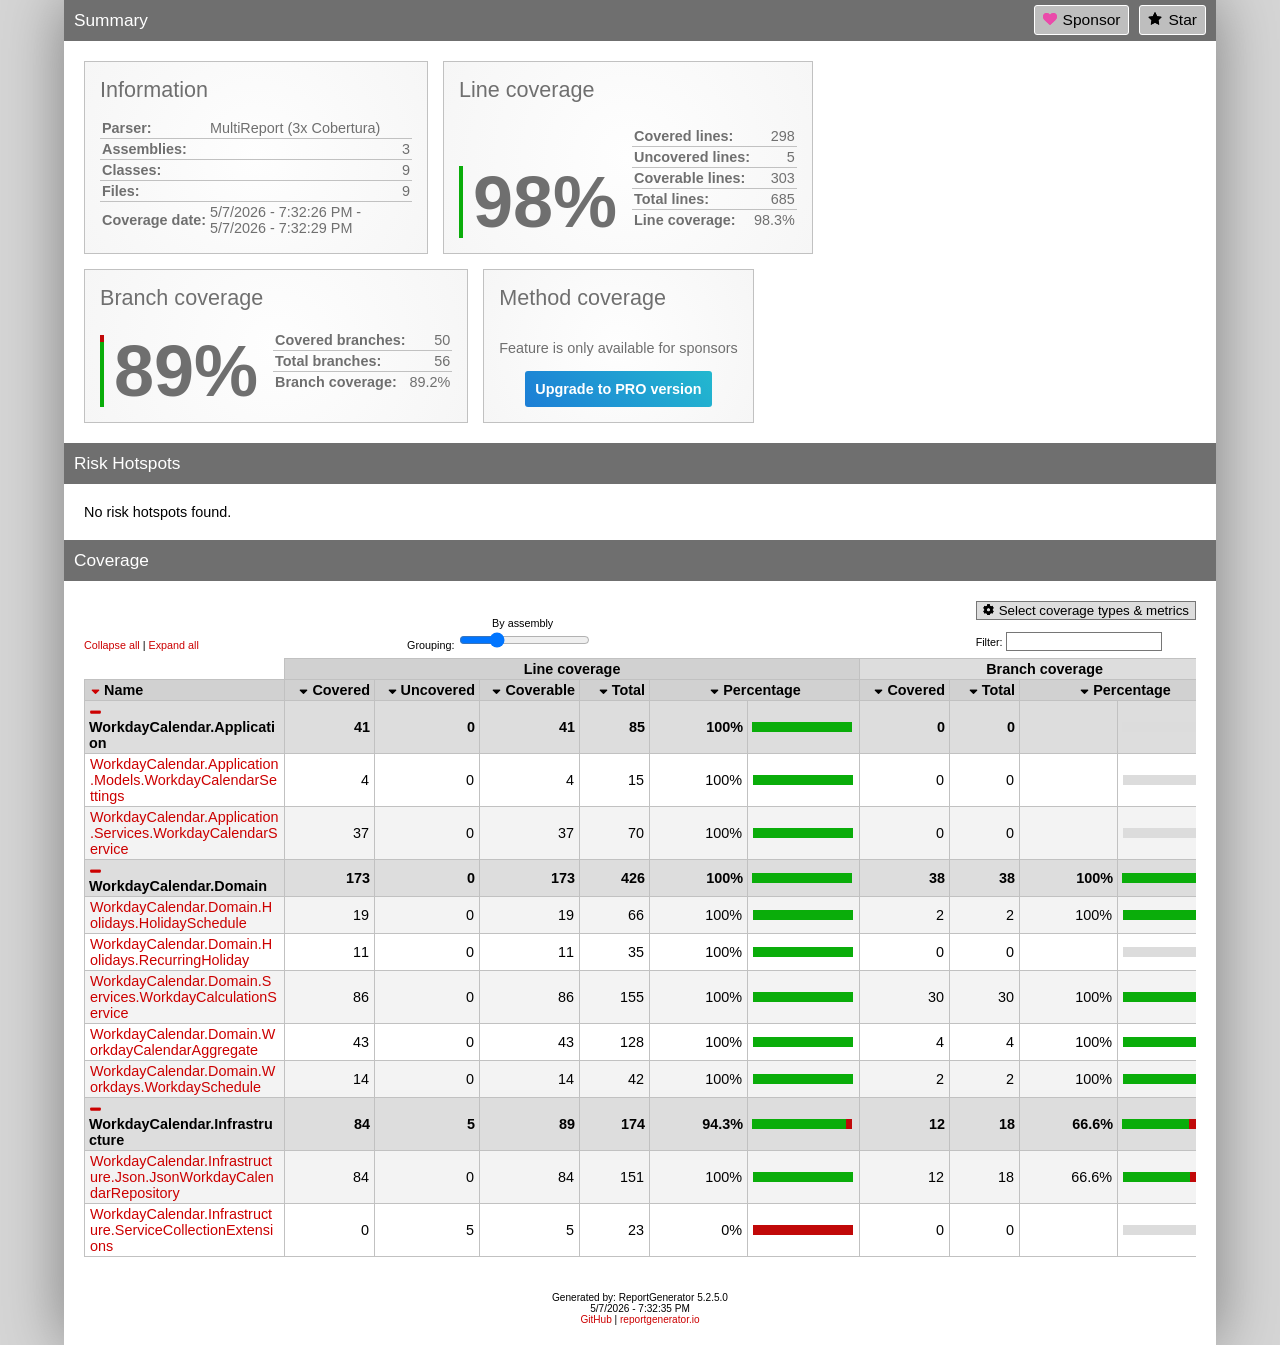
<file: WorkdayCalendar/tests/CoverageReport/index.htm>
<!DOCTYPE html>
<html>
<head>
<meta charset="utf-8" />
<meta name="viewport" content="width=device-width, initial-scale=1.0" />
<meta http-equiv="X-UA-Compatible" content="IE=EDGE,chrome=1" />
<link href="[data-uri]" rel="icon" type="image/x-icon" />
<title>Summary - Coverage Report</title>
<link rel="stylesheet" type="text/css" href="report.css" />
</head><body><div class="container"><div class="containerleft">
<h1>Summary<a class="button" href="https://github.com/danielpalme/ReportGenerator" title="Star on GitHub"><i class="icon-star"></i>Star</a><a class="button" href="https://github.com/sponsors/danielpalme" title="Become a sponsor"><i class="icon-sponsor"></i>Sponsor</a></h1>
<div class="card-group">
<div class="card">
<div class="card-header">Information</div>
<div class="card-body">
<div class="table">
<table>
<tr>
<th>Parser:</th>
<td class="limit-width " title="MultiReport (3x Cobertura)">MultiReport (3x Cobertura)</td>
</tr>
<tr>
<th>Assemblies:</th>
<td class="limit-width right" title="3">3</td>
</tr>
<tr>
<th>Classes:</th>
<td class="limit-width right" title="9">9</td>
</tr>
<tr>
<th>Files:</th>
<td class="limit-width right" title="9">9</td>
</tr>
<tr>
<th>Coverage date:</th>
<td class="limit-width " title="5/7/2026 - 7:32:26 PM - 5/7/2026 - 7:32:29 PM">5/7/2026 - 7:32:26 PM - 5/7/2026 - 7:32:29 PM</td>
</tr>
</table>
</div>
</div>
</div>
<div class="card">
<div class="card-header">Line coverage</div>
<div class="card-body">
<div class="large cardpercentagebar cardpercentagebar2">98%</div>
<div class="table">
<table>
<tr>
<th>Covered lines:</th>
<td class="limit-width right" title="298">298</td>
</tr>
<tr>
<th>Uncovered lines:</th>
<td class="limit-width right" title="5">5</td>
</tr>
<tr>
<th>Coverable lines:</th>
<td class="limit-width right" title="303">303</td>
</tr>
<tr>
<th>Total lines:</th>
<td class="limit-width right" title="685">685</td>
</tr>
<tr>
<th>Line coverage:</th>
<td class="limit-width right" title="298 of 303">98.3%</td>
</tr>
</table>
</div>
</div>
</div>
<div class="card">
<div class="card-header">Branch coverage</div>
<div class="card-body">
<div class="large cardpercentagebar cardpercentagebar11">89%</div>
<div class="table">
<table>
<tr>
<th>Covered branches:</th>
<td class="limit-width right" title="50">50</td>
</tr>
<tr>
<th>Total branches:</th>
<td class="limit-width right" title="56">56</td>
</tr>
<tr>
<th>Branch coverage:</th>
<td class="limit-width right" title="50 of 56">89.2%</td>
</tr>
</table>
</div>
</div>
</div>
<div class="card">
<div class="card-header">Method coverage</div>
<div class="card-body">
<div class="center">
<p>Feature is only available for sponsors</p>
<a class="pro-button" href="https://reportgenerator.io/pro" target="_blank">Upgrade to PRO version</a>
</div>
</div>
</div>
</div>
<h1>Risk Hotspots</h1>
<risk-hotspots>
</risk-hotspots>
<p>No risk hotspots found.</p>
<h1>Coverage</h1>
<coverage-info>
<div class="table-responsive">
<table class="overview table-fixed stripped">
<colgroup>
<col class="column-min-200" />
<col class="column90" />
<col class="column105" />
<col class="column100" />
<col class="column70" />
<col class="column60" />
<col class="column112" />
<col class="column90" />
<col class="column70" />
<col class="column60" />
<col class="column112" />
</colgroup>
<thead>
<tr class="header"><th></th><th colspan="6" class="center">Line coverage</th><th colspan="4" class="center">Branch coverage</th></tr>
<tr><th>Name</th><th class="right">Covered</th><th class="right">Uncovered</th><th class="right">Coverable</th><th class="right">Total</th><th class="center" colspan="2">Percentage</th><th class="right">Covered</th><th class="right">Total</th><th class="center" colspan="2">Percentage</th></tr></thead>
<tbody>
<tr><th>WorkdayCalendar.Application</th><th class="right">41</th><th class="right">0</th><th class="right">41</th><th class="right">85</th><th title="41/41" class="right">100%</th><th><table class="coverage"><tr><td class="green covered100">&nbsp;</td></tr></table></th><th class="right">0</th><th class="right">0</th><th class="right" title="-"></th><th><table class="coverage"><tr><td class="gray covered100">&nbsp;</td></tr></table></th></tr>
<tr><td><a href="WorkdayCalendar.Application_WorkdayCalendarSettings.html">WorkdayCalendar.Application.Models.WorkdayCalendarSettings</a></td><td class="right">4</td><td class="right">0</td><td class="right">4</td><td class="right">15</td><td title="4/4" class="right">100%</td><td><table class="coverage"><tr><td class="green covered100">&nbsp;</td></tr></table></td><td class="right">0</td><td class="right">0</td><td class="right" title="-"></td><td><table class="coverage"><tr><td class="gray covered100">&nbsp;</td></tr></table></td></tr>
<tr><td><a href="WorkdayCalendar.Application_WorkdayCalendarService.html">WorkdayCalendar.Application.Services.WorkdayCalendarService</a></td><td class="right">37</td><td class="right">0</td><td class="right">37</td><td class="right">70</td><td title="37/37" class="right">100%</td><td><table class="coverage"><tr><td class="green covered100">&nbsp;</td></tr></table></td><td class="right">0</td><td class="right">0</td><td class="right" title="-"></td><td><table class="coverage"><tr><td class="gray covered100">&nbsp;</td></tr></table></td></tr>
<tr><th>WorkdayCalendar.Domain</th><th class="right">173</th><th class="right">0</th><th class="right">173</th><th class="right">426</th><th title="173/173" class="right">100%</th><th><table class="coverage"><tr><td class="green covered100">&nbsp;</td></tr></table></th><th class="right">38</th><th class="right">38</th><th class="right" title="38/38">100%</th><th><table class="coverage"><tr><td class="green covered100">&nbsp;</td></tr></table></th></tr>
<tr><td><a href="WorkdayCalendar.Domain_HolidaySchedule.html">WorkdayCalendar.Domain.Holidays.HolidaySchedule</a></td><td class="right">19</td><td class="right">0</td><td class="right">19</td><td class="right">66</td><td title="19/19" class="right">100%</td><td><table class="coverage"><tr><td class="green covered100">&nbsp;</td></tr></table></td><td class="right">2</td><td class="right">2</td><td class="right" title="2/2">100%</td><td><table class="coverage"><tr><td class="green covered100">&nbsp;</td></tr></table></td></tr>
<tr><td><a href="WorkdayCalendar.Domain_RecurringHoliday.html">WorkdayCalendar.Domain.Holidays.RecurringHoliday</a></td><td class="right">11</td><td class="right">0</td><td class="right">11</td><td class="right">35</td><td title="11/11" class="right">100%</td><td><table class="coverage"><tr><td class="green covered100">&nbsp;</td></tr></table></td><td class="right">0</td><td class="right">0</td><td class="right" title="-"></td><td><table class="coverage"><tr><td class="gray covered100">&nbsp;</td></tr></table></td></tr>
<tr><td><a href="WorkdayCalendar.Domain_WorkdayCalculationService.html">WorkdayCalendar.Domain.Services.WorkdayCalculationService</a></td><td class="right">86</td><td class="right">0</td><td class="right">86</td><td class="right">155</td><td title="86/86" class="right">100%</td><td><table class="coverage"><tr><td class="green covered100">&nbsp;</td></tr></table></td><td class="right">30</td><td class="right">30</td><td class="right" title="30/30">100%</td><td><table class="coverage"><tr><td class="green covered100">&nbsp;</td></tr></table></td></tr>
<tr><td><a href="WorkdayCalendar.Domain_WorkdayCalendarAggregate.html">WorkdayCalendar.Domain.WorkdayCalendarAggregate</a></td><td class="right">43</td><td class="right">0</td><td class="right">43</td><td class="right">128</td><td title="43/43" class="right">100%</td><td><table class="coverage"><tr><td class="green covered100">&nbsp;</td></tr></table></td><td class="right">4</td><td class="right">4</td><td class="right" title="4/4">100%</td><td><table class="coverage"><tr><td class="green covered100">&nbsp;</td></tr></table></td></tr>
<tr><td><a href="WorkdayCalendar.Domain_WorkdaySchedule.html">WorkdayCalendar.Domain.Workdays.WorkdaySchedule</a></td><td class="right">14</td><td class="right">0</td><td class="right">14</td><td class="right">42</td><td title="14/14" class="right">100%</td><td><table class="coverage"><tr><td class="green covered100">&nbsp;</td></tr></table></td><td class="right">2</td><td class="right">2</td><td class="right" title="2/2">100%</td><td><table class="coverage"><tr><td class="green covered100">&nbsp;</td></tr></table></td></tr>
<tr><th>WorkdayCalendar.Infrastructure</th><th class="right">84</th><th class="right">5</th><th class="right">89</th><th class="right">174</th><th title="84/89" class="right">94.3%</th><th><table class="coverage"><tr><td class="green covered94">&nbsp;</td><td class="red covered6">&nbsp;</td></tr></table></th><th class="right">12</th><th class="right">18</th><th class="right" title="12/18">66.6%</th><th><table class="coverage"><tr><td class="green covered67">&nbsp;</td><td class="red covered33">&nbsp;</td></tr></table></th></tr>
<tr><td><a href="WorkdayCalendar.Infrastructure_JsonWorkdayCalendarRepository.html">WorkdayCalendar.Infrastructure.Json.JsonWorkdayCalendarRepository</a></td><td class="right">84</td><td class="right">0</td><td class="right">84</td><td class="right">151</td><td title="84/84" class="right">100%</td><td><table class="coverage"><tr><td class="green covered100">&nbsp;</td></tr></table></td><td class="right">12</td><td class="right">18</td><td class="right" title="12/18">66.6%</td><td><table class="coverage"><tr><td class="green covered67">&nbsp;</td><td class="red covered33">&nbsp;</td></tr></table></td></tr>
<tr><td><a href="WorkdayCalendar.Infrastructure_ServiceCollectionExtensions.html">WorkdayCalendar.Infrastructure.ServiceCollectionExtensions</a></td><td class="right">0</td><td class="right">5</td><td class="right">5</td><td class="right">23</td><td title="0/5" class="right">0%</td><td><table class="coverage"><tr><td class="red covered100">&nbsp;</td></tr></table></td><td class="right">0</td><td class="right">0</td><td class="right" title="-"></td><td><table class="coverage"><tr><td class="gray covered100">&nbsp;</td></tr></table></td></tr>
</tbody>
</table>
</div>
</coverage-info>
<div class="footer">Generated by: ReportGenerator 5.2.5.0<br />5/7/2026 - 7:32:35 PM<br /><a href="https://github.com/danielpalme/ReportGenerator">GitHub</a> | <a href="https://reportgenerator.io">reportgenerator.io</a></div></div></div>
<script type="text/javascript">
/* <![CDATA[ */
(function() {
    var url = window.location.href;
    var startOfQueryString = url.indexOf('?');
    var queryString = startOfQueryString > -1 ? url.substr(startOfQueryString) : '';

    if (startOfQueryString > -1) {
        var i = 0, href= null;
        var css = document.getElementsByTagName('link');

        for (i = 0; i < css.length; i++) {
            if (css[i].getAttribute('rel') !== 'stylesheet') {
            continue;
            }

            href = css[i].getAttribute('href');

            if (href) {
            css[i].setAttribute('href', href + queryString);
            }
        }

        var links = document.getElementsByTagName('a');

        for (i = 0; i < links.length; i++) {
            href = links[i].getAttribute('href');

            if (href
                && !href.startsWith('http://')
                && !href.startsWith('https://')
                && !href.startsWith('#')
                && href.indexOf('?') === -1) {
            links[i].setAttribute('href', href + queryString);
            }
        }
    }

    var newScript = document.createElement('script');
    newScript.src = 'main.js' + queryString;
    document.getElementsByTagName('body')[0].appendChild(newScript);
})();
/* ]]> */ 
</script>
</body></html>
</file>
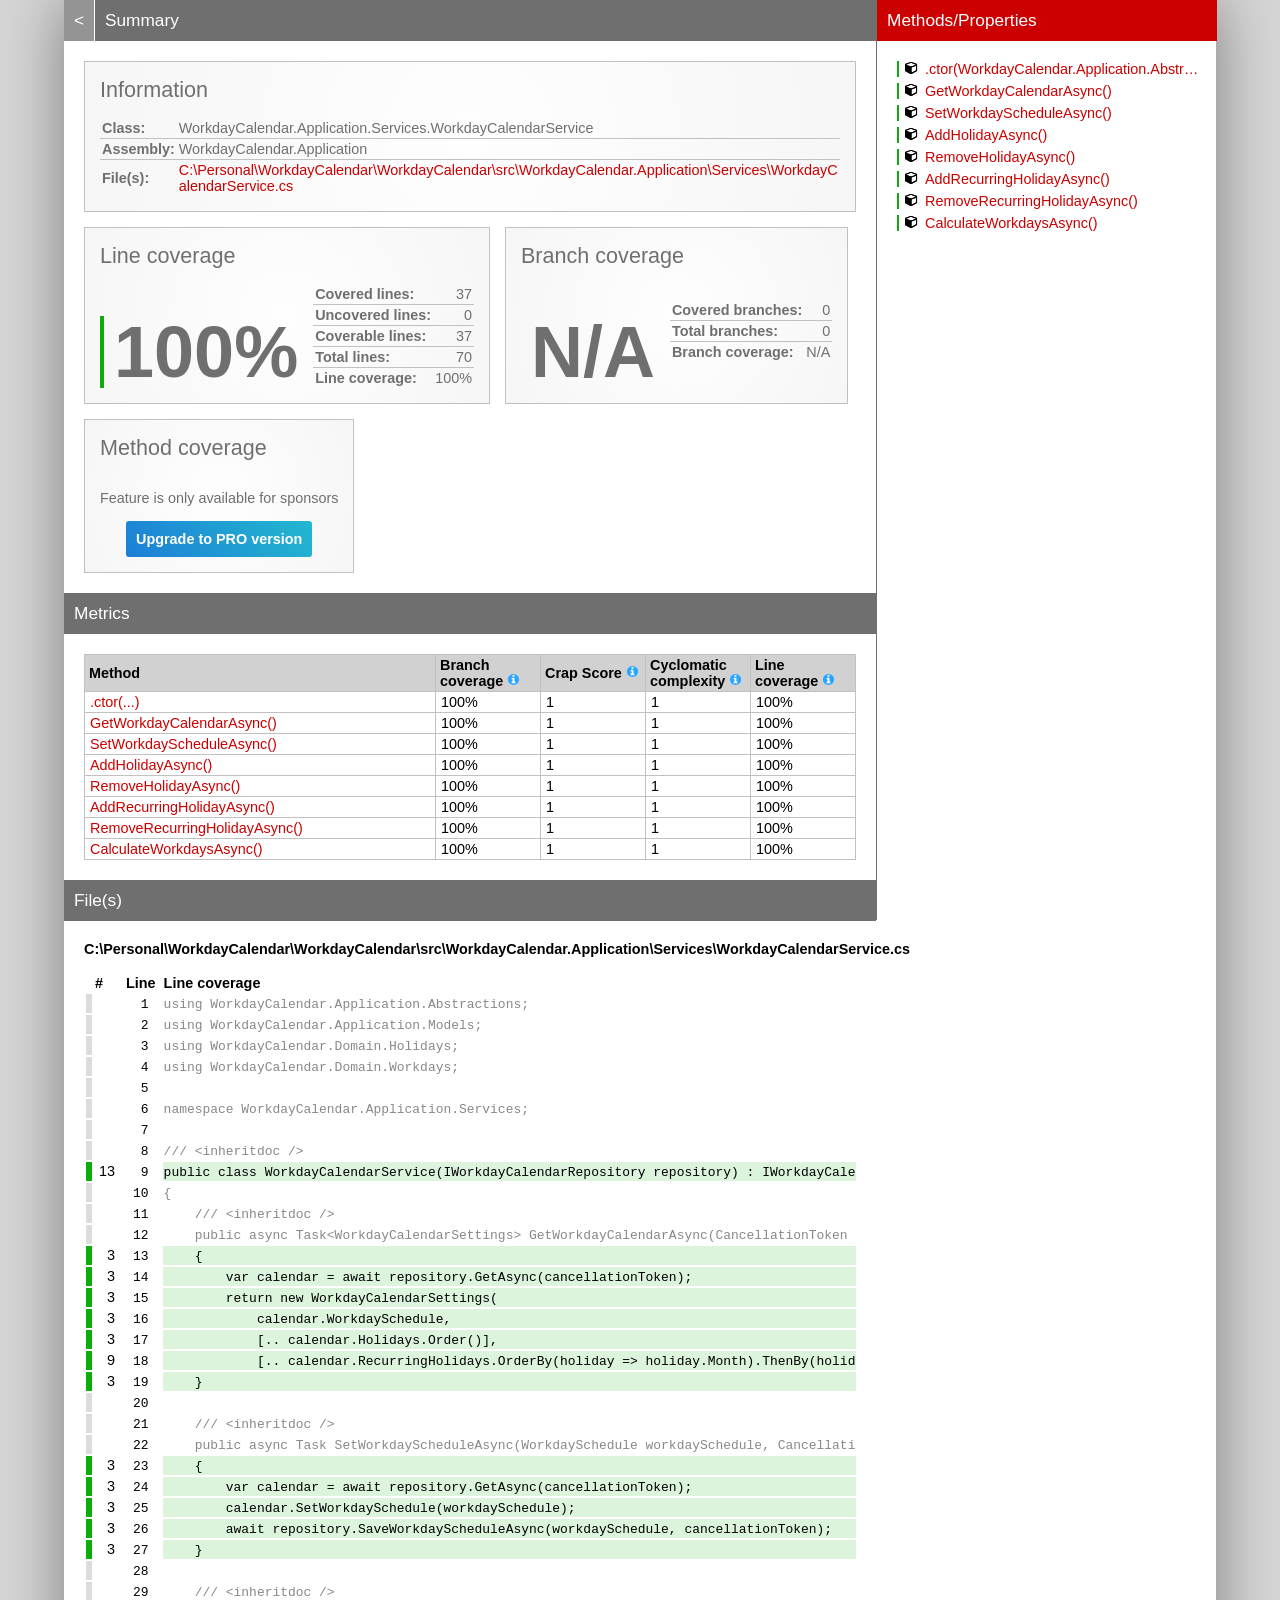
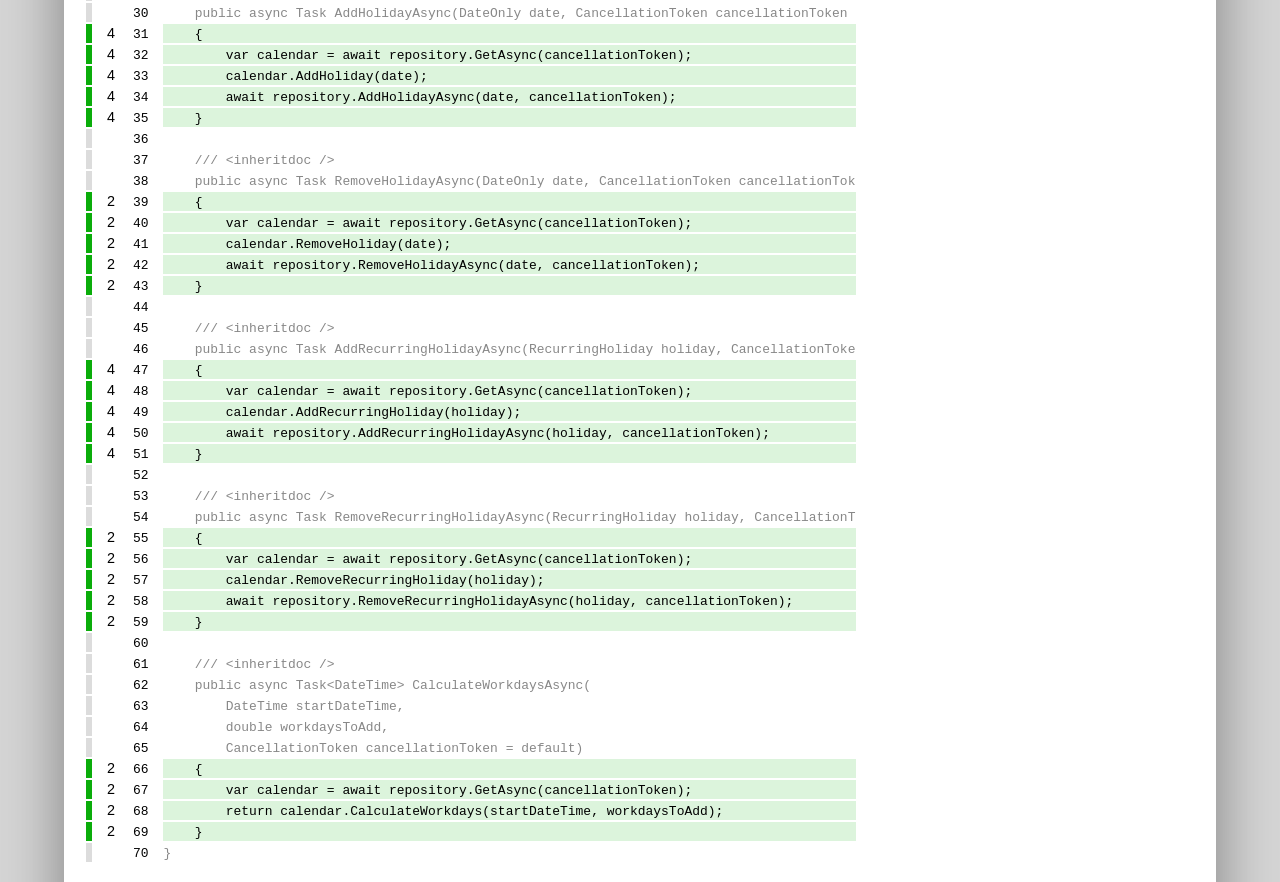
<file: WorkdayCalendar/tests/CoverageReport/WorkdayCalendar.Application_WorkdayCalendarService.html>
<!DOCTYPE html>
<html>
<head>
<meta charset="utf-8" />
<meta name="viewport" content="width=device-width, initial-scale=1.0" />
<meta http-equiv="X-UA-Compatible" content="IE=EDGE,chrome=1" />
<link href="[data-uri]" rel="icon" type="image/x-icon" />
<title>WorkdayCalendar.Application.Services.WorkdayCalendarService - Coverage Report</title>
<link rel="stylesheet" type="text/css" href="report.css" />
</head><body><div class="container"><div class="containerleft">
<h1><a href="index.html" class="back">&lt;</a> Summary</h1>
<div class="card-group">
<div class="card">
<div class="card-header">Information</div>
<div class="card-body">
<div class="table">
<table>
<tr>
<th>Class:</th>
<td class="limit-width " title="WorkdayCalendar.Application.Services.WorkdayCalendarService">WorkdayCalendar.Application.Services.WorkdayCalendarService</td>
</tr>
<tr>
<th>Assembly:</th>
<td class="limit-width " title="WorkdayCalendar.Application">WorkdayCalendar.Application</td>
</tr>
<tr>
<th>File(s):</th>
<td class="overflow-wrap"><a href="#CPersonalWorkdayCalendarWorkdayCalendarsrcWorkdayCalendarApplicationServicesWorkdayCalendarServicecs" class="navigatetohash">C:\Personal\WorkdayCalendar\WorkdayCalendar\src\WorkdayCalendar.Application\Services\WorkdayCalendarService.cs</a></td>
</tr>
</table>
</div>
</div>
</div>
</div>
<div class="card-group">
<div class="card">
<div class="card-header">Line coverage</div>
<div class="card-body">
<div class="large cardpercentagebar cardpercentagebar0">100%</div>
<div class="table">
<table>
<tr>
<th>Covered lines:</th>
<td class="limit-width right" title="37">37</td>
</tr>
<tr>
<th>Uncovered lines:</th>
<td class="limit-width right" title="0">0</td>
</tr>
<tr>
<th>Coverable lines:</th>
<td class="limit-width right" title="37">37</td>
</tr>
<tr>
<th>Total lines:</th>
<td class="limit-width right" title="70">70</td>
</tr>
<tr>
<th>Line coverage:</th>
<td class="limit-width right" title="37 of 37">100%</td>
</tr>
</table>
</div>
</div>
</div>
<div class="card">
<div class="card-header">Branch coverage</div>
<div class="card-body">
<div class="large">N/A</div>
<div class="table">
<table>
<tr>
<th>Covered branches:</th>
<td class="limit-width right" title="0">0</td>
</tr>
<tr>
<th>Total branches:</th>
<td class="limit-width right" title="0">0</td>
</tr>
<tr>
<th>Branch coverage:</th>
<td class="limit-width right" title="N/A">N/A</td>
</tr>
</table>
</div>
</div>
</div>
<div class="card">
<div class="card-header">Method coverage</div>
<div class="card-body">
<div class="center">
<p>Feature is only available for sponsors</p>
<a class="pro-button" href="https://reportgenerator.io/pro" target="_blank">Upgrade to PRO version</a>
</div>
</div>
</div>
</div>
<h1>Metrics</h1>
<div class="table-responsive">
<table class="overview table-fixed">
<colgroup>
<col class="column-min-200" />
<col class="column105" />
<col class="column105" />
<col class="column105" />
<col class="column105" />
</colgroup>
<thead><tr><th>Method</th><th>Branch coverage <a href="https://en.wikipedia.org/wiki/Code_coverage" target="_blank"><i class="icon-info-circled"></i></a></th><th>Crap Score <a href="https://googletesting.blogspot.de/2011/02/this-code-is-crap.html" target="_blank"><i class="icon-info-circled"></i></a></th><th>Cyclomatic complexity <a href="https://en.wikipedia.org/wiki/Cyclomatic_complexity" target="_blank"><i class="icon-info-circled"></i></a></th><th>Line coverage <a href="https://en.wikipedia.org/wiki/Code_coverage" target="_blank"><i class="icon-info-circled"></i></a></th></tr></thead>
<tbody>
<tr><td title=".ctor(WorkdayCalendar.Application.Abstractions.IWorkdayCalendarRepository)"><a href="#file0_line9" class="navigatetohash">.ctor(...)</a></td><td>100%</td><td>1</td><td>1</td><td>100%</td></tr>
<tr><td title="GetWorkdayCalendarAsync()"><a href="#file0_line13" class="navigatetohash">GetWorkdayCalendarAsync()</a></td><td>100%</td><td>1</td><td>1</td><td>100%</td></tr>
<tr><td title="SetWorkdayScheduleAsync()"><a href="#file0_line23" class="navigatetohash">SetWorkdayScheduleAsync()</a></td><td>100%</td><td>1</td><td>1</td><td>100%</td></tr>
<tr><td title="AddHolidayAsync()"><a href="#file0_line31" class="navigatetohash">AddHolidayAsync()</a></td><td>100%</td><td>1</td><td>1</td><td>100%</td></tr>
<tr><td title="RemoveHolidayAsync()"><a href="#file0_line39" class="navigatetohash">RemoveHolidayAsync()</a></td><td>100%</td><td>1</td><td>1</td><td>100%</td></tr>
<tr><td title="AddRecurringHolidayAsync()"><a href="#file0_line47" class="navigatetohash">AddRecurringHolidayAsync()</a></td><td>100%</td><td>1</td><td>1</td><td>100%</td></tr>
<tr><td title="RemoveRecurringHolidayAsync()"><a href="#file0_line55" class="navigatetohash">RemoveRecurringHolidayAsync()</a></td><td>100%</td><td>1</td><td>1</td><td>100%</td></tr>
<tr><td title="CalculateWorkdaysAsync()"><a href="#file0_line66" class="navigatetohash">CalculateWorkdaysAsync()</a></td><td>100%</td><td>1</td><td>1</td><td>100%</td></tr>
</tbody>
</table>
</div>
<h1>File(s)</h1>
<h2 id="CPersonalWorkdayCalendarWorkdayCalendarsrcWorkdayCalendarApplicationServicesWorkdayCalendarServicecs">C:\Personal\WorkdayCalendar\WorkdayCalendar\src\WorkdayCalendar.Application\Services\WorkdayCalendarService.cs</h2>
<div class="table-responsive">
<table class="lineAnalysis">
<thead><tr><th></th><th>#</th><th>Line</th><th></th><th>Line coverage</th></tr></thead>
<tbody>
<tr class="" title="Not coverable" data-coverage="{'AllTestMethods': {'VC': '', 'LVS': 'gray'}}"><td class="gray">&nbsp;</td><td class="leftmargin rightmargin right"></td><td class="rightmargin right"><a id="file0_line1"></a><code>1</code></td><td></td><td class="lightgray"><code>using&nbsp;WorkdayCalendar.Application.Abstractions;</code></td></tr>
<tr class="" title="Not coverable" data-coverage="{'AllTestMethods': {'VC': '', 'LVS': 'gray'}}"><td class="gray">&nbsp;</td><td class="leftmargin rightmargin right"></td><td class="rightmargin right"><a id="file0_line2"></a><code>2</code></td><td></td><td class="lightgray"><code>using&nbsp;WorkdayCalendar.Application.Models;</code></td></tr>
<tr class="" title="Not coverable" data-coverage="{'AllTestMethods': {'VC': '', 'LVS': 'gray'}}"><td class="gray">&nbsp;</td><td class="leftmargin rightmargin right"></td><td class="rightmargin right"><a id="file0_line3"></a><code>3</code></td><td></td><td class="lightgray"><code>using&nbsp;WorkdayCalendar.Domain.Holidays;</code></td></tr>
<tr class="" title="Not coverable" data-coverage="{'AllTestMethods': {'VC': '', 'LVS': 'gray'}}"><td class="gray">&nbsp;</td><td class="leftmargin rightmargin right"></td><td class="rightmargin right"><a id="file0_line4"></a><code>4</code></td><td></td><td class="lightgray"><code>using&nbsp;WorkdayCalendar.Domain.Workdays;</code></td></tr>
<tr class="" title="Not coverable" data-coverage="{'AllTestMethods': {'VC': '', 'LVS': 'gray'}}"><td class="gray">&nbsp;</td><td class="leftmargin rightmargin right"></td><td class="rightmargin right"><a id="file0_line5"></a><code>5</code></td><td></td><td class="lightgray"><code></code></td></tr>
<tr class="" title="Not coverable" data-coverage="{'AllTestMethods': {'VC': '', 'LVS': 'gray'}}"><td class="gray">&nbsp;</td><td class="leftmargin rightmargin right"></td><td class="rightmargin right"><a id="file0_line6"></a><code>6</code></td><td></td><td class="lightgray"><code>namespace&nbsp;WorkdayCalendar.Application.Services;</code></td></tr>
<tr class="" title="Not coverable" data-coverage="{'AllTestMethods': {'VC': '', 'LVS': 'gray'}}"><td class="gray">&nbsp;</td><td class="leftmargin rightmargin right"></td><td class="rightmargin right"><a id="file0_line7"></a><code>7</code></td><td></td><td class="lightgray"><code></code></td></tr>
<tr class="" title="Not coverable" data-coverage="{'AllTestMethods': {'VC': '', 'LVS': 'gray'}}"><td class="gray">&nbsp;</td><td class="leftmargin rightmargin right"></td><td class="rightmargin right"><a id="file0_line8"></a><code>8</code></td><td></td><td class="lightgray"><code>///&nbsp;&lt;inheritdoc&nbsp;/&gt;</code></td></tr>
<tr class="coverableline" title="Covered (13 visits)" data-coverage="{'AllTestMethods': {'VC': '13', 'LVS': 'green'}}"><td class="green">&nbsp;</td><td class="leftmargin rightmargin right">13</td><td class="rightmargin right"><a id="file0_line9"></a><code>9</code></td><td></td><td class="lightgreen"><code>public&nbsp;class&nbsp;WorkdayCalendarService(IWorkdayCalendarRepository&nbsp;repository)&nbsp;:&nbsp;IWorkdayCalendarService</code></td></tr>
<tr class="" title="Not coverable" data-coverage="{'AllTestMethods': {'VC': '', 'LVS': 'gray'}}"><td class="gray">&nbsp;</td><td class="leftmargin rightmargin right"></td><td class="rightmargin right"><a id="file0_line10"></a><code>10</code></td><td></td><td class="lightgray"><code>{</code></td></tr>
<tr class="" title="Not coverable" data-coverage="{'AllTestMethods': {'VC': '', 'LVS': 'gray'}}"><td class="gray">&nbsp;</td><td class="leftmargin rightmargin right"></td><td class="rightmargin right"><a id="file0_line11"></a><code>11</code></td><td></td><td class="lightgray"><code>&nbsp;&nbsp;&nbsp;&nbsp;///&nbsp;&lt;inheritdoc&nbsp;/&gt;</code></td></tr>
<tr class="" title="Not coverable" data-coverage="{'AllTestMethods': {'VC': '', 'LVS': 'gray'}}"><td class="gray">&nbsp;</td><td class="leftmargin rightmargin right"></td><td class="rightmargin right"><a id="file0_line12"></a><code>12</code></td><td></td><td class="lightgray"><code>&nbsp;&nbsp;&nbsp;&nbsp;public&nbsp;async&nbsp;Task&lt;WorkdayCalendarSettings&gt;&nbsp;GetWorkdayCalendarAsync(CancellationToken&nbsp;cancellationToken&nbsp;=&nbsp;default)</code></td></tr>
<tr class="coverableline" title="Covered (3 visits)" data-coverage="{'AllTestMethods': {'VC': '3', 'LVS': 'green'}}"><td class="green">&nbsp;</td><td class="leftmargin rightmargin right">3</td><td class="rightmargin right"><a id="file0_line13"></a><code>13</code></td><td></td><td class="lightgreen"><code>&nbsp;&nbsp;&nbsp;&nbsp;{</code></td></tr>
<tr class="coverableline" title="Covered (3 visits)" data-coverage="{'AllTestMethods': {'VC': '3', 'LVS': 'green'}}"><td class="green">&nbsp;</td><td class="leftmargin rightmargin right">3</td><td class="rightmargin right"><a id="file0_line14"></a><code>14</code></td><td></td><td class="lightgreen"><code>&nbsp;&nbsp;&nbsp;&nbsp;&nbsp;&nbsp;&nbsp;&nbsp;var&nbsp;calendar&nbsp;=&nbsp;await&nbsp;repository.GetAsync(cancellationToken);</code></td></tr>
<tr class="coverableline" title="Covered (3 visits)" data-coverage="{'AllTestMethods': {'VC': '3', 'LVS': 'green'}}"><td class="green">&nbsp;</td><td class="leftmargin rightmargin right">3</td><td class="rightmargin right"><a id="file0_line15"></a><code>15</code></td><td></td><td class="lightgreen"><code>&nbsp;&nbsp;&nbsp;&nbsp;&nbsp;&nbsp;&nbsp;&nbsp;return&nbsp;new&nbsp;WorkdayCalendarSettings(</code></td></tr>
<tr class="coverableline" title="Covered (3 visits)" data-coverage="{'AllTestMethods': {'VC': '3', 'LVS': 'green'}}"><td class="green">&nbsp;</td><td class="leftmargin rightmargin right">3</td><td class="rightmargin right"><a id="file0_line16"></a><code>16</code></td><td></td><td class="lightgreen"><code>&nbsp;&nbsp;&nbsp;&nbsp;&nbsp;&nbsp;&nbsp;&nbsp;&nbsp;&nbsp;&nbsp;&nbsp;calendar.WorkdaySchedule,</code></td></tr>
<tr class="coverableline" title="Covered (3 visits)" data-coverage="{'AllTestMethods': {'VC': '3', 'LVS': 'green'}}"><td class="green">&nbsp;</td><td class="leftmargin rightmargin right">3</td><td class="rightmargin right"><a id="file0_line17"></a><code>17</code></td><td></td><td class="lightgreen"><code>&nbsp;&nbsp;&nbsp;&nbsp;&nbsp;&nbsp;&nbsp;&nbsp;&nbsp;&nbsp;&nbsp;&nbsp;[..&nbsp;calendar.Holidays.Order()],</code></td></tr>
<tr class="coverableline" title="Covered (9 visits)" data-coverage="{'AllTestMethods': {'VC': '9', 'LVS': 'green'}}"><td class="green">&nbsp;</td><td class="leftmargin rightmargin right">9</td><td class="rightmargin right"><a id="file0_line18"></a><code>18</code></td><td></td><td class="lightgreen"><code>&nbsp;&nbsp;&nbsp;&nbsp;&nbsp;&nbsp;&nbsp;&nbsp;&nbsp;&nbsp;&nbsp;&nbsp;[..&nbsp;calendar.RecurringHolidays.OrderBy(holiday&nbsp;=&gt;&nbsp;holiday.Month).ThenBy(holiday&nbsp;=&gt;&nbsp;holiday.Day)]);</code></td></tr>
<tr class="coverableline" title="Covered (3 visits)" data-coverage="{'AllTestMethods': {'VC': '3', 'LVS': 'green'}}"><td class="green">&nbsp;</td><td class="leftmargin rightmargin right">3</td><td class="rightmargin right"><a id="file0_line19"></a><code>19</code></td><td></td><td class="lightgreen"><code>&nbsp;&nbsp;&nbsp;&nbsp;}</code></td></tr>
<tr class="" title="Not coverable" data-coverage="{'AllTestMethods': {'VC': '', 'LVS': 'gray'}}"><td class="gray">&nbsp;</td><td class="leftmargin rightmargin right"></td><td class="rightmargin right"><a id="file0_line20"></a><code>20</code></td><td></td><td class="lightgray"><code></code></td></tr>
<tr class="" title="Not coverable" data-coverage="{'AllTestMethods': {'VC': '', 'LVS': 'gray'}}"><td class="gray">&nbsp;</td><td class="leftmargin rightmargin right"></td><td class="rightmargin right"><a id="file0_line21"></a><code>21</code></td><td></td><td class="lightgray"><code>&nbsp;&nbsp;&nbsp;&nbsp;///&nbsp;&lt;inheritdoc&nbsp;/&gt;</code></td></tr>
<tr class="" title="Not coverable" data-coverage="{'AllTestMethods': {'VC': '', 'LVS': 'gray'}}"><td class="gray">&nbsp;</td><td class="leftmargin rightmargin right"></td><td class="rightmargin right"><a id="file0_line22"></a><code>22</code></td><td></td><td class="lightgray"><code>&nbsp;&nbsp;&nbsp;&nbsp;public&nbsp;async&nbsp;Task&nbsp;SetWorkdayScheduleAsync(WorkdaySchedule&nbsp;workdaySchedule,&nbsp;CancellationToken&nbsp;cancellationToken&nbsp;=&nbsp;def</code></td></tr>
<tr class="coverableline" title="Covered (3 visits)" data-coverage="{'AllTestMethods': {'VC': '3', 'LVS': 'green'}}"><td class="green">&nbsp;</td><td class="leftmargin rightmargin right">3</td><td class="rightmargin right"><a id="file0_line23"></a><code>23</code></td><td></td><td class="lightgreen"><code>&nbsp;&nbsp;&nbsp;&nbsp;{</code></td></tr>
<tr class="coverableline" title="Covered (3 visits)" data-coverage="{'AllTestMethods': {'VC': '3', 'LVS': 'green'}}"><td class="green">&nbsp;</td><td class="leftmargin rightmargin right">3</td><td class="rightmargin right"><a id="file0_line24"></a><code>24</code></td><td></td><td class="lightgreen"><code>&nbsp;&nbsp;&nbsp;&nbsp;&nbsp;&nbsp;&nbsp;&nbsp;var&nbsp;calendar&nbsp;=&nbsp;await&nbsp;repository.GetAsync(cancellationToken);</code></td></tr>
<tr class="coverableline" title="Covered (3 visits)" data-coverage="{'AllTestMethods': {'VC': '3', 'LVS': 'green'}}"><td class="green">&nbsp;</td><td class="leftmargin rightmargin right">3</td><td class="rightmargin right"><a id="file0_line25"></a><code>25</code></td><td></td><td class="lightgreen"><code>&nbsp;&nbsp;&nbsp;&nbsp;&nbsp;&nbsp;&nbsp;&nbsp;calendar.SetWorkdaySchedule(workdaySchedule);</code></td></tr>
<tr class="coverableline" title="Covered (3 visits)" data-coverage="{'AllTestMethods': {'VC': '3', 'LVS': 'green'}}"><td class="green">&nbsp;</td><td class="leftmargin rightmargin right">3</td><td class="rightmargin right"><a id="file0_line26"></a><code>26</code></td><td></td><td class="lightgreen"><code>&nbsp;&nbsp;&nbsp;&nbsp;&nbsp;&nbsp;&nbsp;&nbsp;await&nbsp;repository.SaveWorkdayScheduleAsync(workdaySchedule,&nbsp;cancellationToken);</code></td></tr>
<tr class="coverableline" title="Covered (3 visits)" data-coverage="{'AllTestMethods': {'VC': '3', 'LVS': 'green'}}"><td class="green">&nbsp;</td><td class="leftmargin rightmargin right">3</td><td class="rightmargin right"><a id="file0_line27"></a><code>27</code></td><td></td><td class="lightgreen"><code>&nbsp;&nbsp;&nbsp;&nbsp;}</code></td></tr>
<tr class="" title="Not coverable" data-coverage="{'AllTestMethods': {'VC': '', 'LVS': 'gray'}}"><td class="gray">&nbsp;</td><td class="leftmargin rightmargin right"></td><td class="rightmargin right"><a id="file0_line28"></a><code>28</code></td><td></td><td class="lightgray"><code></code></td></tr>
<tr class="" title="Not coverable" data-coverage="{'AllTestMethods': {'VC': '', 'LVS': 'gray'}}"><td class="gray">&nbsp;</td><td class="leftmargin rightmargin right"></td><td class="rightmargin right"><a id="file0_line29"></a><code>29</code></td><td></td><td class="lightgray"><code>&nbsp;&nbsp;&nbsp;&nbsp;///&nbsp;&lt;inheritdoc&nbsp;/&gt;</code></td></tr>
<tr class="" title="Not coverable" data-coverage="{'AllTestMethods': {'VC': '', 'LVS': 'gray'}}"><td class="gray">&nbsp;</td><td class="leftmargin rightmargin right"></td><td class="rightmargin right"><a id="file0_line30"></a><code>30</code></td><td></td><td class="lightgray"><code>&nbsp;&nbsp;&nbsp;&nbsp;public&nbsp;async&nbsp;Task&nbsp;AddHolidayAsync(DateOnly&nbsp;date,&nbsp;CancellationToken&nbsp;cancellationToken&nbsp;=&nbsp;default)</code></td></tr>
<tr class="coverableline" title="Covered (4 visits)" data-coverage="{'AllTestMethods': {'VC': '4', 'LVS': 'green'}}"><td class="green">&nbsp;</td><td class="leftmargin rightmargin right">4</td><td class="rightmargin right"><a id="file0_line31"></a><code>31</code></td><td></td><td class="lightgreen"><code>&nbsp;&nbsp;&nbsp;&nbsp;{</code></td></tr>
<tr class="coverableline" title="Covered (4 visits)" data-coverage="{'AllTestMethods': {'VC': '4', 'LVS': 'green'}}"><td class="green">&nbsp;</td><td class="leftmargin rightmargin right">4</td><td class="rightmargin right"><a id="file0_line32"></a><code>32</code></td><td></td><td class="lightgreen"><code>&nbsp;&nbsp;&nbsp;&nbsp;&nbsp;&nbsp;&nbsp;&nbsp;var&nbsp;calendar&nbsp;=&nbsp;await&nbsp;repository.GetAsync(cancellationToken);</code></td></tr>
<tr class="coverableline" title="Covered (4 visits)" data-coverage="{'AllTestMethods': {'VC': '4', 'LVS': 'green'}}"><td class="green">&nbsp;</td><td class="leftmargin rightmargin right">4</td><td class="rightmargin right"><a id="file0_line33"></a><code>33</code></td><td></td><td class="lightgreen"><code>&nbsp;&nbsp;&nbsp;&nbsp;&nbsp;&nbsp;&nbsp;&nbsp;calendar.AddHoliday(date);</code></td></tr>
<tr class="coverableline" title="Covered (4 visits)" data-coverage="{'AllTestMethods': {'VC': '4', 'LVS': 'green'}}"><td class="green">&nbsp;</td><td class="leftmargin rightmargin right">4</td><td class="rightmargin right"><a id="file0_line34"></a><code>34</code></td><td></td><td class="lightgreen"><code>&nbsp;&nbsp;&nbsp;&nbsp;&nbsp;&nbsp;&nbsp;&nbsp;await&nbsp;repository.AddHolidayAsync(date,&nbsp;cancellationToken);</code></td></tr>
<tr class="coverableline" title="Covered (4 visits)" data-coverage="{'AllTestMethods': {'VC': '4', 'LVS': 'green'}}"><td class="green">&nbsp;</td><td class="leftmargin rightmargin right">4</td><td class="rightmargin right"><a id="file0_line35"></a><code>35</code></td><td></td><td class="lightgreen"><code>&nbsp;&nbsp;&nbsp;&nbsp;}</code></td></tr>
<tr class="" title="Not coverable" data-coverage="{'AllTestMethods': {'VC': '', 'LVS': 'gray'}}"><td class="gray">&nbsp;</td><td class="leftmargin rightmargin right"></td><td class="rightmargin right"><a id="file0_line36"></a><code>36</code></td><td></td><td class="lightgray"><code></code></td></tr>
<tr class="" title="Not coverable" data-coverage="{'AllTestMethods': {'VC': '', 'LVS': 'gray'}}"><td class="gray">&nbsp;</td><td class="leftmargin rightmargin right"></td><td class="rightmargin right"><a id="file0_line37"></a><code>37</code></td><td></td><td class="lightgray"><code>&nbsp;&nbsp;&nbsp;&nbsp;///&nbsp;&lt;inheritdoc&nbsp;/&gt;</code></td></tr>
<tr class="" title="Not coverable" data-coverage="{'AllTestMethods': {'VC': '', 'LVS': 'gray'}}"><td class="gray">&nbsp;</td><td class="leftmargin rightmargin right"></td><td class="rightmargin right"><a id="file0_line38"></a><code>38</code></td><td></td><td class="lightgray"><code>&nbsp;&nbsp;&nbsp;&nbsp;public&nbsp;async&nbsp;Task&nbsp;RemoveHolidayAsync(DateOnly&nbsp;date,&nbsp;CancellationToken&nbsp;cancellationToken&nbsp;=&nbsp;default)</code></td></tr>
<tr class="coverableline" title="Covered (2 visits)" data-coverage="{'AllTestMethods': {'VC': '2', 'LVS': 'green'}}"><td class="green">&nbsp;</td><td class="leftmargin rightmargin right">2</td><td class="rightmargin right"><a id="file0_line39"></a><code>39</code></td><td></td><td class="lightgreen"><code>&nbsp;&nbsp;&nbsp;&nbsp;{</code></td></tr>
<tr class="coverableline" title="Covered (2 visits)" data-coverage="{'AllTestMethods': {'VC': '2', 'LVS': 'green'}}"><td class="green">&nbsp;</td><td class="leftmargin rightmargin right">2</td><td class="rightmargin right"><a id="file0_line40"></a><code>40</code></td><td></td><td class="lightgreen"><code>&nbsp;&nbsp;&nbsp;&nbsp;&nbsp;&nbsp;&nbsp;&nbsp;var&nbsp;calendar&nbsp;=&nbsp;await&nbsp;repository.GetAsync(cancellationToken);</code></td></tr>
<tr class="coverableline" title="Covered (2 visits)" data-coverage="{'AllTestMethods': {'VC': '2', 'LVS': 'green'}}"><td class="green">&nbsp;</td><td class="leftmargin rightmargin right">2</td><td class="rightmargin right"><a id="file0_line41"></a><code>41</code></td><td></td><td class="lightgreen"><code>&nbsp;&nbsp;&nbsp;&nbsp;&nbsp;&nbsp;&nbsp;&nbsp;calendar.RemoveHoliday(date);</code></td></tr>
<tr class="coverableline" title="Covered (2 visits)" data-coverage="{'AllTestMethods': {'VC': '2', 'LVS': 'green'}}"><td class="green">&nbsp;</td><td class="leftmargin rightmargin right">2</td><td class="rightmargin right"><a id="file0_line42"></a><code>42</code></td><td></td><td class="lightgreen"><code>&nbsp;&nbsp;&nbsp;&nbsp;&nbsp;&nbsp;&nbsp;&nbsp;await&nbsp;repository.RemoveHolidayAsync(date,&nbsp;cancellationToken);</code></td></tr>
<tr class="coverableline" title="Covered (2 visits)" data-coverage="{'AllTestMethods': {'VC': '2', 'LVS': 'green'}}"><td class="green">&nbsp;</td><td class="leftmargin rightmargin right">2</td><td class="rightmargin right"><a id="file0_line43"></a><code>43</code></td><td></td><td class="lightgreen"><code>&nbsp;&nbsp;&nbsp;&nbsp;}</code></td></tr>
<tr class="" title="Not coverable" data-coverage="{'AllTestMethods': {'VC': '', 'LVS': 'gray'}}"><td class="gray">&nbsp;</td><td class="leftmargin rightmargin right"></td><td class="rightmargin right"><a id="file0_line44"></a><code>44</code></td><td></td><td class="lightgray"><code></code></td></tr>
<tr class="" title="Not coverable" data-coverage="{'AllTestMethods': {'VC': '', 'LVS': 'gray'}}"><td class="gray">&nbsp;</td><td class="leftmargin rightmargin right"></td><td class="rightmargin right"><a id="file0_line45"></a><code>45</code></td><td></td><td class="lightgray"><code>&nbsp;&nbsp;&nbsp;&nbsp;///&nbsp;&lt;inheritdoc&nbsp;/&gt;</code></td></tr>
<tr class="" title="Not coverable" data-coverage="{'AllTestMethods': {'VC': '', 'LVS': 'gray'}}"><td class="gray">&nbsp;</td><td class="leftmargin rightmargin right"></td><td class="rightmargin right"><a id="file0_line46"></a><code>46</code></td><td></td><td class="lightgray"><code>&nbsp;&nbsp;&nbsp;&nbsp;public&nbsp;async&nbsp;Task&nbsp;AddRecurringHolidayAsync(RecurringHoliday&nbsp;holiday,&nbsp;CancellationToken&nbsp;cancellationToken&nbsp;=&nbsp;default)</code></td></tr>
<tr class="coverableline" title="Covered (4 visits)" data-coverage="{'AllTestMethods': {'VC': '4', 'LVS': 'green'}}"><td class="green">&nbsp;</td><td class="leftmargin rightmargin right">4</td><td class="rightmargin right"><a id="file0_line47"></a><code>47</code></td><td></td><td class="lightgreen"><code>&nbsp;&nbsp;&nbsp;&nbsp;{</code></td></tr>
<tr class="coverableline" title="Covered (4 visits)" data-coverage="{'AllTestMethods': {'VC': '4', 'LVS': 'green'}}"><td class="green">&nbsp;</td><td class="leftmargin rightmargin right">4</td><td class="rightmargin right"><a id="file0_line48"></a><code>48</code></td><td></td><td class="lightgreen"><code>&nbsp;&nbsp;&nbsp;&nbsp;&nbsp;&nbsp;&nbsp;&nbsp;var&nbsp;calendar&nbsp;=&nbsp;await&nbsp;repository.GetAsync(cancellationToken);</code></td></tr>
<tr class="coverableline" title="Covered (4 visits)" data-coverage="{'AllTestMethods': {'VC': '4', 'LVS': 'green'}}"><td class="green">&nbsp;</td><td class="leftmargin rightmargin right">4</td><td class="rightmargin right"><a id="file0_line49"></a><code>49</code></td><td></td><td class="lightgreen"><code>&nbsp;&nbsp;&nbsp;&nbsp;&nbsp;&nbsp;&nbsp;&nbsp;calendar.AddRecurringHoliday(holiday);</code></td></tr>
<tr class="coverableline" title="Covered (4 visits)" data-coverage="{'AllTestMethods': {'VC': '4', 'LVS': 'green'}}"><td class="green">&nbsp;</td><td class="leftmargin rightmargin right">4</td><td class="rightmargin right"><a id="file0_line50"></a><code>50</code></td><td></td><td class="lightgreen"><code>&nbsp;&nbsp;&nbsp;&nbsp;&nbsp;&nbsp;&nbsp;&nbsp;await&nbsp;repository.AddRecurringHolidayAsync(holiday,&nbsp;cancellationToken);</code></td></tr>
<tr class="coverableline" title="Covered (4 visits)" data-coverage="{'AllTestMethods': {'VC': '4', 'LVS': 'green'}}"><td class="green">&nbsp;</td><td class="leftmargin rightmargin right">4</td><td class="rightmargin right"><a id="file0_line51"></a><code>51</code></td><td></td><td class="lightgreen"><code>&nbsp;&nbsp;&nbsp;&nbsp;}</code></td></tr>
<tr class="" title="Not coverable" data-coverage="{'AllTestMethods': {'VC': '', 'LVS': 'gray'}}"><td class="gray">&nbsp;</td><td class="leftmargin rightmargin right"></td><td class="rightmargin right"><a id="file0_line52"></a><code>52</code></td><td></td><td class="lightgray"><code></code></td></tr>
<tr class="" title="Not coverable" data-coverage="{'AllTestMethods': {'VC': '', 'LVS': 'gray'}}"><td class="gray">&nbsp;</td><td class="leftmargin rightmargin right"></td><td class="rightmargin right"><a id="file0_line53"></a><code>53</code></td><td></td><td class="lightgray"><code>&nbsp;&nbsp;&nbsp;&nbsp;///&nbsp;&lt;inheritdoc&nbsp;/&gt;</code></td></tr>
<tr class="" title="Not coverable" data-coverage="{'AllTestMethods': {'VC': '', 'LVS': 'gray'}}"><td class="gray">&nbsp;</td><td class="leftmargin rightmargin right"></td><td class="rightmargin right"><a id="file0_line54"></a><code>54</code></td><td></td><td class="lightgray"><code>&nbsp;&nbsp;&nbsp;&nbsp;public&nbsp;async&nbsp;Task&nbsp;RemoveRecurringHolidayAsync(RecurringHoliday&nbsp;holiday,&nbsp;CancellationToken&nbsp;cancellationToken&nbsp;=&nbsp;defaul</code></td></tr>
<tr class="coverableline" title="Covered (2 visits)" data-coverage="{'AllTestMethods': {'VC': '2', 'LVS': 'green'}}"><td class="green">&nbsp;</td><td class="leftmargin rightmargin right">2</td><td class="rightmargin right"><a id="file0_line55"></a><code>55</code></td><td></td><td class="lightgreen"><code>&nbsp;&nbsp;&nbsp;&nbsp;{</code></td></tr>
<tr class="coverableline" title="Covered (2 visits)" data-coverage="{'AllTestMethods': {'VC': '2', 'LVS': 'green'}}"><td class="green">&nbsp;</td><td class="leftmargin rightmargin right">2</td><td class="rightmargin right"><a id="file0_line56"></a><code>56</code></td><td></td><td class="lightgreen"><code>&nbsp;&nbsp;&nbsp;&nbsp;&nbsp;&nbsp;&nbsp;&nbsp;var&nbsp;calendar&nbsp;=&nbsp;await&nbsp;repository.GetAsync(cancellationToken);</code></td></tr>
<tr class="coverableline" title="Covered (2 visits)" data-coverage="{'AllTestMethods': {'VC': '2', 'LVS': 'green'}}"><td class="green">&nbsp;</td><td class="leftmargin rightmargin right">2</td><td class="rightmargin right"><a id="file0_line57"></a><code>57</code></td><td></td><td class="lightgreen"><code>&nbsp;&nbsp;&nbsp;&nbsp;&nbsp;&nbsp;&nbsp;&nbsp;calendar.RemoveRecurringHoliday(holiday);</code></td></tr>
<tr class="coverableline" title="Covered (2 visits)" data-coverage="{'AllTestMethods': {'VC': '2', 'LVS': 'green'}}"><td class="green">&nbsp;</td><td class="leftmargin rightmargin right">2</td><td class="rightmargin right"><a id="file0_line58"></a><code>58</code></td><td></td><td class="lightgreen"><code>&nbsp;&nbsp;&nbsp;&nbsp;&nbsp;&nbsp;&nbsp;&nbsp;await&nbsp;repository.RemoveRecurringHolidayAsync(holiday,&nbsp;cancellationToken);</code></td></tr>
<tr class="coverableline" title="Covered (2 visits)" data-coverage="{'AllTestMethods': {'VC': '2', 'LVS': 'green'}}"><td class="green">&nbsp;</td><td class="leftmargin rightmargin right">2</td><td class="rightmargin right"><a id="file0_line59"></a><code>59</code></td><td></td><td class="lightgreen"><code>&nbsp;&nbsp;&nbsp;&nbsp;}</code></td></tr>
<tr class="" title="Not coverable" data-coverage="{'AllTestMethods': {'VC': '', 'LVS': 'gray'}}"><td class="gray">&nbsp;</td><td class="leftmargin rightmargin right"></td><td class="rightmargin right"><a id="file0_line60"></a><code>60</code></td><td></td><td class="lightgray"><code></code></td></tr>
<tr class="" title="Not coverable" data-coverage="{'AllTestMethods': {'VC': '', 'LVS': 'gray'}}"><td class="gray">&nbsp;</td><td class="leftmargin rightmargin right"></td><td class="rightmargin right"><a id="file0_line61"></a><code>61</code></td><td></td><td class="lightgray"><code>&nbsp;&nbsp;&nbsp;&nbsp;///&nbsp;&lt;inheritdoc&nbsp;/&gt;</code></td></tr>
<tr class="" title="Not coverable" data-coverage="{'AllTestMethods': {'VC': '', 'LVS': 'gray'}}"><td class="gray">&nbsp;</td><td class="leftmargin rightmargin right"></td><td class="rightmargin right"><a id="file0_line62"></a><code>62</code></td><td></td><td class="lightgray"><code>&nbsp;&nbsp;&nbsp;&nbsp;public&nbsp;async&nbsp;Task&lt;DateTime&gt;&nbsp;CalculateWorkdaysAsync(</code></td></tr>
<tr class="" title="Not coverable" data-coverage="{'AllTestMethods': {'VC': '', 'LVS': 'gray'}}"><td class="gray">&nbsp;</td><td class="leftmargin rightmargin right"></td><td class="rightmargin right"><a id="file0_line63"></a><code>63</code></td><td></td><td class="lightgray"><code>&nbsp;&nbsp;&nbsp;&nbsp;&nbsp;&nbsp;&nbsp;&nbsp;DateTime&nbsp;startDateTime,</code></td></tr>
<tr class="" title="Not coverable" data-coverage="{'AllTestMethods': {'VC': '', 'LVS': 'gray'}}"><td class="gray">&nbsp;</td><td class="leftmargin rightmargin right"></td><td class="rightmargin right"><a id="file0_line64"></a><code>64</code></td><td></td><td class="lightgray"><code>&nbsp;&nbsp;&nbsp;&nbsp;&nbsp;&nbsp;&nbsp;&nbsp;double&nbsp;workdaysToAdd,</code></td></tr>
<tr class="" title="Not coverable" data-coverage="{'AllTestMethods': {'VC': '', 'LVS': 'gray'}}"><td class="gray">&nbsp;</td><td class="leftmargin rightmargin right"></td><td class="rightmargin right"><a id="file0_line65"></a><code>65</code></td><td></td><td class="lightgray"><code>&nbsp;&nbsp;&nbsp;&nbsp;&nbsp;&nbsp;&nbsp;&nbsp;CancellationToken&nbsp;cancellationToken&nbsp;=&nbsp;default)</code></td></tr>
<tr class="coverableline" title="Covered (2 visits)" data-coverage="{'AllTestMethods': {'VC': '2', 'LVS': 'green'}}"><td class="green">&nbsp;</td><td class="leftmargin rightmargin right">2</td><td class="rightmargin right"><a id="file0_line66"></a><code>66</code></td><td></td><td class="lightgreen"><code>&nbsp;&nbsp;&nbsp;&nbsp;{</code></td></tr>
<tr class="coverableline" title="Covered (2 visits)" data-coverage="{'AllTestMethods': {'VC': '2', 'LVS': 'green'}}"><td class="green">&nbsp;</td><td class="leftmargin rightmargin right">2</td><td class="rightmargin right"><a id="file0_line67"></a><code>67</code></td><td></td><td class="lightgreen"><code>&nbsp;&nbsp;&nbsp;&nbsp;&nbsp;&nbsp;&nbsp;&nbsp;var&nbsp;calendar&nbsp;=&nbsp;await&nbsp;repository.GetAsync(cancellationToken);</code></td></tr>
<tr class="coverableline" title="Covered (2 visits)" data-coverage="{'AllTestMethods': {'VC': '2', 'LVS': 'green'}}"><td class="green">&nbsp;</td><td class="leftmargin rightmargin right">2</td><td class="rightmargin right"><a id="file0_line68"></a><code>68</code></td><td></td><td class="lightgreen"><code>&nbsp;&nbsp;&nbsp;&nbsp;&nbsp;&nbsp;&nbsp;&nbsp;return&nbsp;calendar.CalculateWorkdays(startDateTime,&nbsp;workdaysToAdd);</code></td></tr>
<tr class="coverableline" title="Covered (2 visits)" data-coverage="{'AllTestMethods': {'VC': '2', 'LVS': 'green'}}"><td class="green">&nbsp;</td><td class="leftmargin rightmargin right">2</td><td class="rightmargin right"><a id="file0_line69"></a><code>69</code></td><td></td><td class="lightgreen"><code>&nbsp;&nbsp;&nbsp;&nbsp;}</code></td></tr>
<tr class="" title="Not coverable" data-coverage="{'AllTestMethods': {'VC': '', 'LVS': 'gray'}}"><td class="gray">&nbsp;</td><td class="leftmargin rightmargin right"></td><td class="rightmargin right"><a id="file0_line70"></a><code>70</code></td><td></td><td class="lightgray"><code>}</code></td></tr>
</tbody>
</table>
</div>
<div class="footer">Generated by: ReportGenerator 5.2.5.0<br />5/7/2026 - 7:32:35 PM<br /><a href="https://github.com/danielpalme/ReportGenerator">GitHub</a> | <a href="https://reportgenerator.io">reportgenerator.io</a></div></div>
<div class="containerright">
<div class="containerrightfixed">
<h1>Methods/Properties</h1>
<a href="#file0_line9" class="navigatetohash percentagebar percentagebar100" title="Line coverage: 100% - .ctor(WorkdayCalendar.Application.Abstractions.IWorkdayCalendarRepository)"><i class="icon-cube"></i>.ctor(WorkdayCalendar.Application.Abstractions.IWorkdayCalendarRepository)</a><br />
<a href="#file0_line13" class="navigatetohash percentagebar percentagebar100" title="Line coverage: 100% - GetWorkdayCalendarAsync()"><i class="icon-cube"></i>GetWorkdayCalendarAsync()</a><br />
<a href="#file0_line23" class="navigatetohash percentagebar percentagebar100" title="Line coverage: 100% - SetWorkdayScheduleAsync()"><i class="icon-cube"></i>SetWorkdayScheduleAsync()</a><br />
<a href="#file0_line31" class="navigatetohash percentagebar percentagebar100" title="Line coverage: 100% - AddHolidayAsync()"><i class="icon-cube"></i>AddHolidayAsync()</a><br />
<a href="#file0_line39" class="navigatetohash percentagebar percentagebar100" title="Line coverage: 100% - RemoveHolidayAsync()"><i class="icon-cube"></i>RemoveHolidayAsync()</a><br />
<a href="#file0_line47" class="navigatetohash percentagebar percentagebar100" title="Line coverage: 100% - AddRecurringHolidayAsync()"><i class="icon-cube"></i>AddRecurringHolidayAsync()</a><br />
<a href="#file0_line55" class="navigatetohash percentagebar percentagebar100" title="Line coverage: 100% - RemoveRecurringHolidayAsync()"><i class="icon-cube"></i>RemoveRecurringHolidayAsync()</a><br />
<a href="#file0_line66" class="navigatetohash percentagebar percentagebar100" title="Line coverage: 100% - CalculateWorkdaysAsync()"><i class="icon-cube"></i>CalculateWorkdaysAsync()</a><br />
<br/></div>
</div></div>
<script type="text/javascript">
/* <![CDATA[ */
(function() {
    var url = window.location.href;
    var startOfQueryString = url.indexOf('?');
    var queryString = startOfQueryString > -1 ? url.substr(startOfQueryString) : '';

    if (startOfQueryString > -1) {
        var i = 0, href= null;
        var css = document.getElementsByTagName('link');

        for (i = 0; i < css.length; i++) {
            if (css[i].getAttribute('rel') !== 'stylesheet') {
            continue;
            }

            href = css[i].getAttribute('href');

            if (href) {
            css[i].setAttribute('href', href + queryString);
            }
        }

        var links = document.getElementsByTagName('a');

        for (i = 0; i < links.length; i++) {
            href = links[i].getAttribute('href');

            if (href
                && !href.startsWith('http://')
                && !href.startsWith('https://')
                && !href.startsWith('#')
                && href.indexOf('?') === -1) {
            links[i].setAttribute('href', href + queryString);
            }
        }
    }

    var newScript = document.createElement('script');
    newScript.src = 'class.js' + queryString;
    document.getElementsByTagName('body')[0].appendChild(newScript);
})();
/* ]]> */ 
</script>
</body></html>
</file>
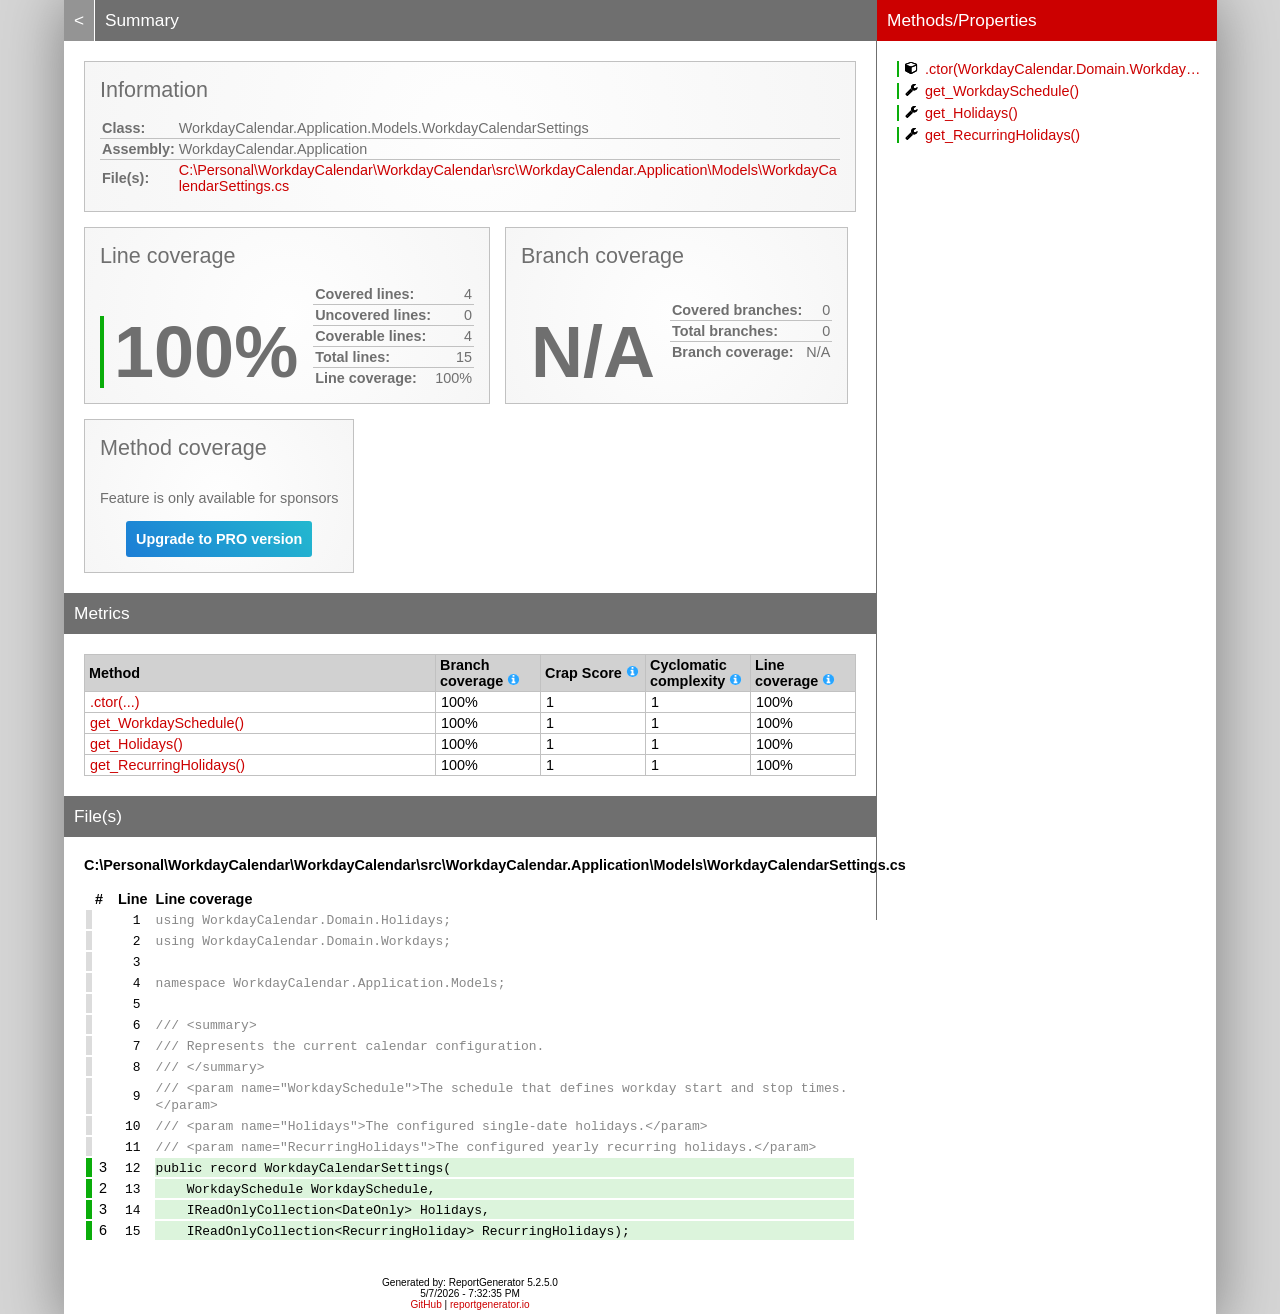
<file: WorkdayCalendar/tests/CoverageReport/WorkdayCalendar.Application_WorkdayCalendarSettings.html>
<!DOCTYPE html>
<html>
<head>
<meta charset="utf-8" />
<meta name="viewport" content="width=device-width, initial-scale=1.0" />
<meta http-equiv="X-UA-Compatible" content="IE=EDGE,chrome=1" />
<link href="[data-uri]" rel="icon" type="image/x-icon" />
<title>WorkdayCalendar.Application.Models.WorkdayCalendarSettings - Coverage Report</title>
<link rel="stylesheet" type="text/css" href="report.css" />
</head><body><div class="container"><div class="containerleft">
<h1><a href="index.html" class="back">&lt;</a> Summary</h1>
<div class="card-group">
<div class="card">
<div class="card-header">Information</div>
<div class="card-body">
<div class="table">
<table>
<tr>
<th>Class:</th>
<td class="limit-width " title="WorkdayCalendar.Application.Models.WorkdayCalendarSettings">WorkdayCalendar.Application.Models.WorkdayCalendarSettings</td>
</tr>
<tr>
<th>Assembly:</th>
<td class="limit-width " title="WorkdayCalendar.Application">WorkdayCalendar.Application</td>
</tr>
<tr>
<th>File(s):</th>
<td class="overflow-wrap"><a href="#CPersonalWorkdayCalendarWorkdayCalendarsrcWorkdayCalendarApplicationModelsWorkdayCalendarSettingscs" class="navigatetohash">C:\Personal\WorkdayCalendar\WorkdayCalendar\src\WorkdayCalendar.Application\Models\WorkdayCalendarSettings.cs</a></td>
</tr>
</table>
</div>
</div>
</div>
</div>
<div class="card-group">
<div class="card">
<div class="card-header">Line coverage</div>
<div class="card-body">
<div class="large cardpercentagebar cardpercentagebar0">100%</div>
<div class="table">
<table>
<tr>
<th>Covered lines:</th>
<td class="limit-width right" title="4">4</td>
</tr>
<tr>
<th>Uncovered lines:</th>
<td class="limit-width right" title="0">0</td>
</tr>
<tr>
<th>Coverable lines:</th>
<td class="limit-width right" title="4">4</td>
</tr>
<tr>
<th>Total lines:</th>
<td class="limit-width right" title="15">15</td>
</tr>
<tr>
<th>Line coverage:</th>
<td class="limit-width right" title="4 of 4">100%</td>
</tr>
</table>
</div>
</div>
</div>
<div class="card">
<div class="card-header">Branch coverage</div>
<div class="card-body">
<div class="large">N/A</div>
<div class="table">
<table>
<tr>
<th>Covered branches:</th>
<td class="limit-width right" title="0">0</td>
</tr>
<tr>
<th>Total branches:</th>
<td class="limit-width right" title="0">0</td>
</tr>
<tr>
<th>Branch coverage:</th>
<td class="limit-width right" title="N/A">N/A</td>
</tr>
</table>
</div>
</div>
</div>
<div class="card">
<div class="card-header">Method coverage</div>
<div class="card-body">
<div class="center">
<p>Feature is only available for sponsors</p>
<a class="pro-button" href="https://reportgenerator.io/pro" target="_blank">Upgrade to PRO version</a>
</div>
</div>
</div>
</div>
<h1>Metrics</h1>
<div class="table-responsive">
<table class="overview table-fixed">
<colgroup>
<col class="column-min-200" />
<col class="column105" />
<col class="column105" />
<col class="column105" />
<col class="column105" />
</colgroup>
<thead><tr><th>Method</th><th>Branch coverage <a href="https://en.wikipedia.org/wiki/Code_coverage" target="_blank"><i class="icon-info-circled"></i></a></th><th>Crap Score <a href="https://googletesting.blogspot.de/2011/02/this-code-is-crap.html" target="_blank"><i class="icon-info-circled"></i></a></th><th>Cyclomatic complexity <a href="https://en.wikipedia.org/wiki/Cyclomatic_complexity" target="_blank"><i class="icon-info-circled"></i></a></th><th>Line coverage <a href="https://en.wikipedia.org/wiki/Code_coverage" target="_blank"><i class="icon-info-circled"></i></a></th></tr></thead>
<tbody>
<tr><td title=".ctor(WorkdayCalendar.Domain.Workdays.WorkdaySchedule,System.Collections.Generic.IReadOnlyCollection`1&lt;System.DateOnly&gt;,System.Collections.Generic.IReadOnlyCollection`1&lt;WorkdayCalendar.Domain.Holidays.RecurringHoliday&gt;)"><a href="#file0_line12" class="navigatetohash">.ctor(...)</a></td><td>100%</td><td>1</td><td>1</td><td>100%</td></tr>
<tr><td title="get_WorkdaySchedule()"><a href="#file0_line13" class="navigatetohash">get_WorkdaySchedule()</a></td><td>100%</td><td>1</td><td>1</td><td>100%</td></tr>
<tr><td title="get_Holidays()"><a href="#file0_line14" class="navigatetohash">get_Holidays()</a></td><td>100%</td><td>1</td><td>1</td><td>100%</td></tr>
<tr><td title="get_RecurringHolidays()"><a href="#file0_line15" class="navigatetohash">get_RecurringHolidays()</a></td><td>100%</td><td>1</td><td>1</td><td>100%</td></tr>
</tbody>
</table>
</div>
<h1>File(s)</h1>
<h2 id="CPersonalWorkdayCalendarWorkdayCalendarsrcWorkdayCalendarApplicationModelsWorkdayCalendarSettingscs">C:\Personal\WorkdayCalendar\WorkdayCalendar\src\WorkdayCalendar.Application\Models\WorkdayCalendarSettings.cs</h2>
<div class="table-responsive">
<table class="lineAnalysis">
<thead><tr><th></th><th>#</th><th>Line</th><th></th><th>Line coverage</th></tr></thead>
<tbody>
<tr class="" title="Not coverable" data-coverage="{'AllTestMethods': {'VC': '', 'LVS': 'gray'}}"><td class="gray">&nbsp;</td><td class="leftmargin rightmargin right"></td><td class="rightmargin right"><a id="file0_line1"></a><code>1</code></td><td></td><td class="lightgray"><code>using&nbsp;WorkdayCalendar.Domain.Holidays;</code></td></tr>
<tr class="" title="Not coverable" data-coverage="{'AllTestMethods': {'VC': '', 'LVS': 'gray'}}"><td class="gray">&nbsp;</td><td class="leftmargin rightmargin right"></td><td class="rightmargin right"><a id="file0_line2"></a><code>2</code></td><td></td><td class="lightgray"><code>using&nbsp;WorkdayCalendar.Domain.Workdays;</code></td></tr>
<tr class="" title="Not coverable" data-coverage="{'AllTestMethods': {'VC': '', 'LVS': 'gray'}}"><td class="gray">&nbsp;</td><td class="leftmargin rightmargin right"></td><td class="rightmargin right"><a id="file0_line3"></a><code>3</code></td><td></td><td class="lightgray"><code></code></td></tr>
<tr class="" title="Not coverable" data-coverage="{'AllTestMethods': {'VC': '', 'LVS': 'gray'}}"><td class="gray">&nbsp;</td><td class="leftmargin rightmargin right"></td><td class="rightmargin right"><a id="file0_line4"></a><code>4</code></td><td></td><td class="lightgray"><code>namespace&nbsp;WorkdayCalendar.Application.Models;</code></td></tr>
<tr class="" title="Not coverable" data-coverage="{'AllTestMethods': {'VC': '', 'LVS': 'gray'}}"><td class="gray">&nbsp;</td><td class="leftmargin rightmargin right"></td><td class="rightmargin right"><a id="file0_line5"></a><code>5</code></td><td></td><td class="lightgray"><code></code></td></tr>
<tr class="" title="Not coverable" data-coverage="{'AllTestMethods': {'VC': '', 'LVS': 'gray'}}"><td class="gray">&nbsp;</td><td class="leftmargin rightmargin right"></td><td class="rightmargin right"><a id="file0_line6"></a><code>6</code></td><td></td><td class="lightgray"><code>///&nbsp;&lt;summary&gt;</code></td></tr>
<tr class="" title="Not coverable" data-coverage="{'AllTestMethods': {'VC': '', 'LVS': 'gray'}}"><td class="gray">&nbsp;</td><td class="leftmargin rightmargin right"></td><td class="rightmargin right"><a id="file0_line7"></a><code>7</code></td><td></td><td class="lightgray"><code>///&nbsp;Represents&nbsp;the&nbsp;current&nbsp;calendar&nbsp;configuration.</code></td></tr>
<tr class="" title="Not coverable" data-coverage="{'AllTestMethods': {'VC': '', 'LVS': 'gray'}}"><td class="gray">&nbsp;</td><td class="leftmargin rightmargin right"></td><td class="rightmargin right"><a id="file0_line8"></a><code>8</code></td><td></td><td class="lightgray"><code>///&nbsp;&lt;/summary&gt;</code></td></tr>
<tr class="" title="Not coverable" data-coverage="{'AllTestMethods': {'VC': '', 'LVS': 'gray'}}"><td class="gray">&nbsp;</td><td class="leftmargin rightmargin right"></td><td class="rightmargin right"><a id="file0_line9"></a><code>9</code></td><td></td><td class="lightgray"><code>///&nbsp;&lt;param&nbsp;name=&quot;WorkdaySchedule&quot;&gt;The&nbsp;schedule&nbsp;that&nbsp;defines&nbsp;workday&nbsp;start&nbsp;and&nbsp;stop&nbsp;times.&lt;/param&gt;</code></td></tr>
<tr class="" title="Not coverable" data-coverage="{'AllTestMethods': {'VC': '', 'LVS': 'gray'}}"><td class="gray">&nbsp;</td><td class="leftmargin rightmargin right"></td><td class="rightmargin right"><a id="file0_line10"></a><code>10</code></td><td></td><td class="lightgray"><code>///&nbsp;&lt;param&nbsp;name=&quot;Holidays&quot;&gt;The&nbsp;configured&nbsp;single-date&nbsp;holidays.&lt;/param&gt;</code></td></tr>
<tr class="" title="Not coverable" data-coverage="{'AllTestMethods': {'VC': '', 'LVS': 'gray'}}"><td class="gray">&nbsp;</td><td class="leftmargin rightmargin right"></td><td class="rightmargin right"><a id="file0_line11"></a><code>11</code></td><td></td><td class="lightgray"><code>///&nbsp;&lt;param&nbsp;name=&quot;RecurringHolidays&quot;&gt;The&nbsp;configured&nbsp;yearly&nbsp;recurring&nbsp;holidays.&lt;/param&gt;</code></td></tr>
<tr class="coverableline" title="Covered (3 visits)" data-coverage="{'AllTestMethods': {'VC': '3', 'LVS': 'green'}}"><td class="green">&nbsp;</td><td class="leftmargin rightmargin right">3</td><td class="rightmargin right"><a id="file0_line12"></a><code>12</code></td><td></td><td class="lightgreen"><code>public&nbsp;record&nbsp;WorkdayCalendarSettings(</code></td></tr>
<tr class="coverableline" title="Covered (2 visits)" data-coverage="{'AllTestMethods': {'VC': '2', 'LVS': 'green'}}"><td class="green">&nbsp;</td><td class="leftmargin rightmargin right">2</td><td class="rightmargin right"><a id="file0_line13"></a><code>13</code></td><td></td><td class="lightgreen"><code>&nbsp;&nbsp;&nbsp;&nbsp;WorkdaySchedule&nbsp;WorkdaySchedule,</code></td></tr>
<tr class="coverableline" title="Covered (3 visits)" data-coverage="{'AllTestMethods': {'VC': '3', 'LVS': 'green'}}"><td class="green">&nbsp;</td><td class="leftmargin rightmargin right">3</td><td class="rightmargin right"><a id="file0_line14"></a><code>14</code></td><td></td><td class="lightgreen"><code>&nbsp;&nbsp;&nbsp;&nbsp;IReadOnlyCollection&lt;DateOnly&gt;&nbsp;Holidays,</code></td></tr>
<tr class="coverableline" title="Covered (6 visits)" data-coverage="{'AllTestMethods': {'VC': '6', 'LVS': 'green'}}"><td class="green">&nbsp;</td><td class="leftmargin rightmargin right">6</td><td class="rightmargin right"><a id="file0_line15"></a><code>15</code></td><td></td><td class="lightgreen"><code>&nbsp;&nbsp;&nbsp;&nbsp;IReadOnlyCollection&lt;RecurringHoliday&gt;&nbsp;RecurringHolidays);</code></td></tr>
</tbody>
</table>
</div>
<div class="footer">Generated by: ReportGenerator 5.2.5.0<br />5/7/2026 - 7:32:35 PM<br /><a href="https://github.com/danielpalme/ReportGenerator">GitHub</a> | <a href="https://reportgenerator.io">reportgenerator.io</a></div></div>
<div class="containerright">
<div class="containerrightfixed">
<h1>Methods/Properties</h1>
<a href="#file0_line12" class="navigatetohash percentagebar percentagebar100" title="Line coverage: 100% - .ctor(WorkdayCalendar.Domain.Workdays.WorkdaySchedule,System.Collections.Generic.IReadOnlyCollection`1&lt;System.DateOnly&gt;,System.Collections.Generic.IReadOnlyCollection`1&lt;WorkdayCalendar.Domain.Holidays.RecurringHoliday&gt;)"><i class="icon-cube"></i>.ctor(WorkdayCalendar.Domain.Workdays.WorkdaySchedule,System.Collections.Generic.IReadOnlyCollection`1&lt;System.DateOnly&gt;,System.Collections.Generic.IReadOnlyCollection`1&lt;WorkdayCalendar.Domain.Holidays.RecurringHoliday&gt;)</a><br />
<a href="#file0_line13" class="navigatetohash percentagebar percentagebar100" title="Line coverage: 100% - get_WorkdaySchedule()"><i class="icon-wrench"></i>get_WorkdaySchedule()</a><br />
<a href="#file0_line14" class="navigatetohash percentagebar percentagebar100" title="Line coverage: 100% - get_Holidays()"><i class="icon-wrench"></i>get_Holidays()</a><br />
<a href="#file0_line15" class="navigatetohash percentagebar percentagebar100" title="Line coverage: 100% - get_RecurringHolidays()"><i class="icon-wrench"></i>get_RecurringHolidays()</a><br />
<br/></div>
</div></div>
<script type="text/javascript">
/* <![CDATA[ */
(function() {
    var url = window.location.href;
    var startOfQueryString = url.indexOf('?');
    var queryString = startOfQueryString > -1 ? url.substr(startOfQueryString) : '';

    if (startOfQueryString > -1) {
        var i = 0, href= null;
        var css = document.getElementsByTagName('link');

        for (i = 0; i < css.length; i++) {
            if (css[i].getAttribute('rel') !== 'stylesheet') {
            continue;
            }

            href = css[i].getAttribute('href');

            if (href) {
            css[i].setAttribute('href', href + queryString);
            }
        }

        var links = document.getElementsByTagName('a');

        for (i = 0; i < links.length; i++) {
            href = links[i].getAttribute('href');

            if (href
                && !href.startsWith('http://')
                && !href.startsWith('https://')
                && !href.startsWith('#')
                && href.indexOf('?') === -1) {
            links[i].setAttribute('href', href + queryString);
            }
        }
    }

    var newScript = document.createElement('script');
    newScript.src = 'class.js' + queryString;
    document.getElementsByTagName('body')[0].appendChild(newScript);
})();
/* ]]> */ 
</script>
</body></html>
</file>
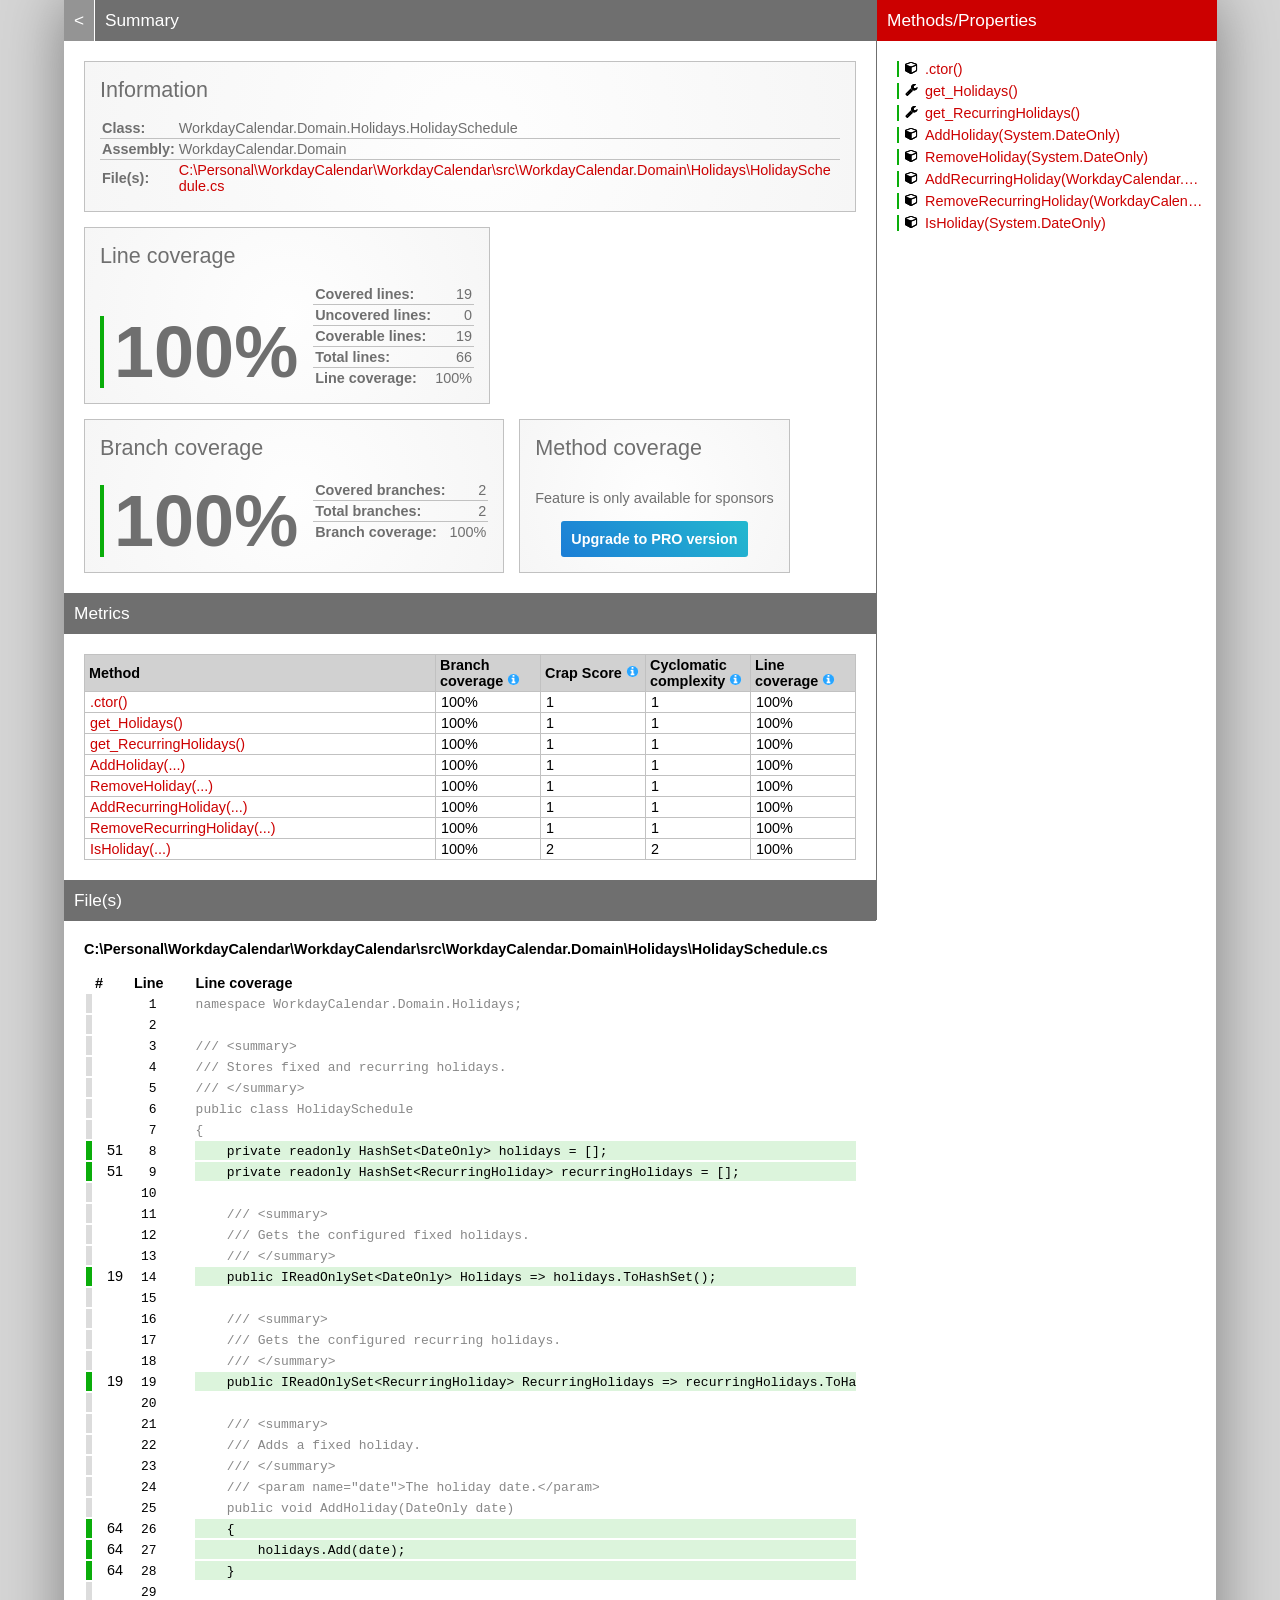
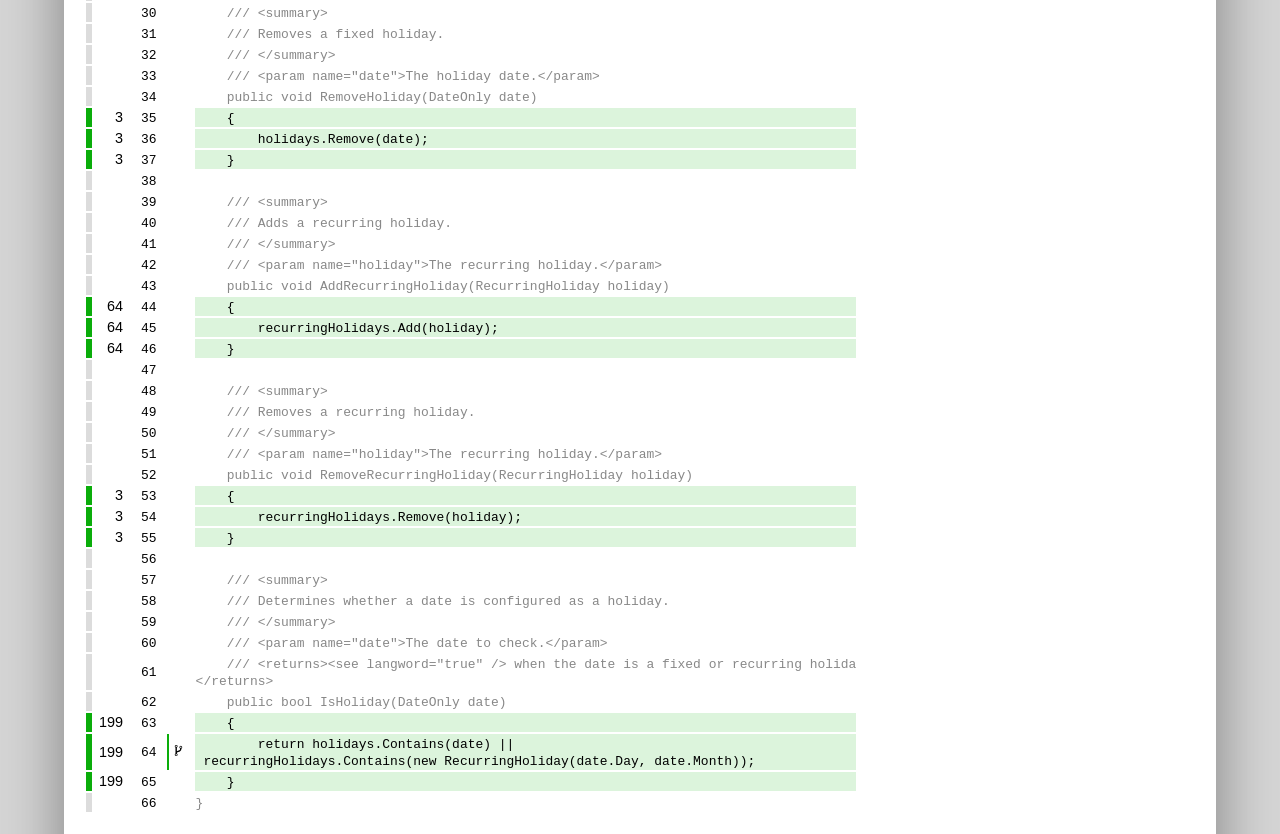
<file: WorkdayCalendar/tests/CoverageReport/WorkdayCalendar.Domain_HolidaySchedule.html>
<!DOCTYPE html>
<html>
<head>
<meta charset="utf-8" />
<meta name="viewport" content="width=device-width, initial-scale=1.0" />
<meta http-equiv="X-UA-Compatible" content="IE=EDGE,chrome=1" />
<link href="[data-uri]" rel="icon" type="image/x-icon" />
<title>WorkdayCalendar.Domain.Holidays.HolidaySchedule - Coverage Report</title>
<link rel="stylesheet" type="text/css" href="report.css" />
</head><body><div class="container"><div class="containerleft">
<h1><a href="index.html" class="back">&lt;</a> Summary</h1>
<div class="card-group">
<div class="card">
<div class="card-header">Information</div>
<div class="card-body">
<div class="table">
<table>
<tr>
<th>Class:</th>
<td class="limit-width " title="WorkdayCalendar.Domain.Holidays.HolidaySchedule">WorkdayCalendar.Domain.Holidays.HolidaySchedule</td>
</tr>
<tr>
<th>Assembly:</th>
<td class="limit-width " title="WorkdayCalendar.Domain">WorkdayCalendar.Domain</td>
</tr>
<tr>
<th>File(s):</th>
<td class="overflow-wrap"><a href="#CPersonalWorkdayCalendarWorkdayCalendarsrcWorkdayCalendarDomainHolidaysHolidaySchedulecs" class="navigatetohash">C:\Personal\WorkdayCalendar\WorkdayCalendar\src\WorkdayCalendar.Domain\Holidays\HolidaySchedule.cs</a></td>
</tr>
</table>
</div>
</div>
</div>
</div>
<div class="card-group">
<div class="card">
<div class="card-header">Line coverage</div>
<div class="card-body">
<div class="large cardpercentagebar cardpercentagebar0">100%</div>
<div class="table">
<table>
<tr>
<th>Covered lines:</th>
<td class="limit-width right" title="19">19</td>
</tr>
<tr>
<th>Uncovered lines:</th>
<td class="limit-width right" title="0">0</td>
</tr>
<tr>
<th>Coverable lines:</th>
<td class="limit-width right" title="19">19</td>
</tr>
<tr>
<th>Total lines:</th>
<td class="limit-width right" title="66">66</td>
</tr>
<tr>
<th>Line coverage:</th>
<td class="limit-width right" title="19 of 19">100%</td>
</tr>
</table>
</div>
</div>
</div>
<div class="card">
<div class="card-header">Branch coverage</div>
<div class="card-body">
<div class="large cardpercentagebar cardpercentagebar0">100%</div>
<div class="table">
<table>
<tr>
<th>Covered branches:</th>
<td class="limit-width right" title="2">2</td>
</tr>
<tr>
<th>Total branches:</th>
<td class="limit-width right" title="2">2</td>
</tr>
<tr>
<th>Branch coverage:</th>
<td class="limit-width right" title="2 of 2">100%</td>
</tr>
</table>
</div>
</div>
</div>
<div class="card">
<div class="card-header">Method coverage</div>
<div class="card-body">
<div class="center">
<p>Feature is only available for sponsors</p>
<a class="pro-button" href="https://reportgenerator.io/pro" target="_blank">Upgrade to PRO version</a>
</div>
</div>
</div>
</div>
<h1>Metrics</h1>
<div class="table-responsive">
<table class="overview table-fixed">
<colgroup>
<col class="column-min-200" />
<col class="column105" />
<col class="column105" />
<col class="column105" />
<col class="column105" />
</colgroup>
<thead><tr><th>Method</th><th>Branch coverage <a href="https://en.wikipedia.org/wiki/Code_coverage" target="_blank"><i class="icon-info-circled"></i></a></th><th>Crap Score <a href="https://googletesting.blogspot.de/2011/02/this-code-is-crap.html" target="_blank"><i class="icon-info-circled"></i></a></th><th>Cyclomatic complexity <a href="https://en.wikipedia.org/wiki/Cyclomatic_complexity" target="_blank"><i class="icon-info-circled"></i></a></th><th>Line coverage <a href="https://en.wikipedia.org/wiki/Code_coverage" target="_blank"><i class="icon-info-circled"></i></a></th></tr></thead>
<tbody>
<tr><td title=".ctor()"><a href="#file0_line8" class="navigatetohash">.ctor()</a></td><td>100%</td><td>1</td><td>1</td><td>100%</td></tr>
<tr><td title="get_Holidays()"><a href="#file0_line14" class="navigatetohash">get_Holidays()</a></td><td>100%</td><td>1</td><td>1</td><td>100%</td></tr>
<tr><td title="get_RecurringHolidays()"><a href="#file0_line19" class="navigatetohash">get_RecurringHolidays()</a></td><td>100%</td><td>1</td><td>1</td><td>100%</td></tr>
<tr><td title="AddHoliday(System.DateOnly)"><a href="#file0_line26" class="navigatetohash">AddHoliday(...)</a></td><td>100%</td><td>1</td><td>1</td><td>100%</td></tr>
<tr><td title="RemoveHoliday(System.DateOnly)"><a href="#file0_line35" class="navigatetohash">RemoveHoliday(...)</a></td><td>100%</td><td>1</td><td>1</td><td>100%</td></tr>
<tr><td title="AddRecurringHoliday(WorkdayCalendar.Domain.Holidays.RecurringHoliday)"><a href="#file0_line44" class="navigatetohash">AddRecurringHoliday(...)</a></td><td>100%</td><td>1</td><td>1</td><td>100%</td></tr>
<tr><td title="RemoveRecurringHoliday(WorkdayCalendar.Domain.Holidays.RecurringHoliday)"><a href="#file0_line53" class="navigatetohash">RemoveRecurringHoliday(...)</a></td><td>100%</td><td>1</td><td>1</td><td>100%</td></tr>
<tr><td title="IsHoliday(System.DateOnly)"><a href="#file0_line63" class="navigatetohash">IsHoliday(...)</a></td><td>100%</td><td>2</td><td>2</td><td>100%</td></tr>
</tbody>
</table>
</div>
<h1>File(s)</h1>
<h2 id="CPersonalWorkdayCalendarWorkdayCalendarsrcWorkdayCalendarDomainHolidaysHolidaySchedulecs">C:\Personal\WorkdayCalendar\WorkdayCalendar\src\WorkdayCalendar.Domain\Holidays\HolidaySchedule.cs</h2>
<div class="table-responsive">
<table class="lineAnalysis">
<thead><tr><th></th><th>#</th><th>Line</th><th></th><th>Line coverage</th></tr></thead>
<tbody>
<tr class="" title="Not coverable" data-coverage="{'AllTestMethods': {'VC': '', 'LVS': 'gray'}}"><td class="gray">&nbsp;</td><td class="leftmargin rightmargin right"></td><td class="rightmargin right"><a id="file0_line1"></a><code>1</code></td><td></td><td class="lightgray"><code>namespace&nbsp;WorkdayCalendar.Domain.Holidays;</code></td></tr>
<tr class="" title="Not coverable" data-coverage="{'AllTestMethods': {'VC': '', 'LVS': 'gray'}}"><td class="gray">&nbsp;</td><td class="leftmargin rightmargin right"></td><td class="rightmargin right"><a id="file0_line2"></a><code>2</code></td><td></td><td class="lightgray"><code></code></td></tr>
<tr class="" title="Not coverable" data-coverage="{'AllTestMethods': {'VC': '', 'LVS': 'gray'}}"><td class="gray">&nbsp;</td><td class="leftmargin rightmargin right"></td><td class="rightmargin right"><a id="file0_line3"></a><code>3</code></td><td></td><td class="lightgray"><code>///&nbsp;&lt;summary&gt;</code></td></tr>
<tr class="" title="Not coverable" data-coverage="{'AllTestMethods': {'VC': '', 'LVS': 'gray'}}"><td class="gray">&nbsp;</td><td class="leftmargin rightmargin right"></td><td class="rightmargin right"><a id="file0_line4"></a><code>4</code></td><td></td><td class="lightgray"><code>///&nbsp;Stores&nbsp;fixed&nbsp;and&nbsp;recurring&nbsp;holidays.</code></td></tr>
<tr class="" title="Not coverable" data-coverage="{'AllTestMethods': {'VC': '', 'LVS': 'gray'}}"><td class="gray">&nbsp;</td><td class="leftmargin rightmargin right"></td><td class="rightmargin right"><a id="file0_line5"></a><code>5</code></td><td></td><td class="lightgray"><code>///&nbsp;&lt;/summary&gt;</code></td></tr>
<tr class="" title="Not coverable" data-coverage="{'AllTestMethods': {'VC': '', 'LVS': 'gray'}}"><td class="gray">&nbsp;</td><td class="leftmargin rightmargin right"></td><td class="rightmargin right"><a id="file0_line6"></a><code>6</code></td><td></td><td class="lightgray"><code>public&nbsp;class&nbsp;HolidaySchedule</code></td></tr>
<tr class="" title="Not coverable" data-coverage="{'AllTestMethods': {'VC': '', 'LVS': 'gray'}}"><td class="gray">&nbsp;</td><td class="leftmargin rightmargin right"></td><td class="rightmargin right"><a id="file0_line7"></a><code>7</code></td><td></td><td class="lightgray"><code>{</code></td></tr>
<tr class="coverableline" title="Covered (51 visits)" data-coverage="{'AllTestMethods': {'VC': '51', 'LVS': 'green'}}"><td class="green">&nbsp;</td><td class="leftmargin rightmargin right">51</td><td class="rightmargin right"><a id="file0_line8"></a><code>8</code></td><td></td><td class="lightgreen"><code>&nbsp;&nbsp;&nbsp;&nbsp;private&nbsp;readonly&nbsp;HashSet&lt;DateOnly&gt;&nbsp;holidays&nbsp;=&nbsp;[];</code></td></tr>
<tr class="coverableline" title="Covered (51 visits)" data-coverage="{'AllTestMethods': {'VC': '51', 'LVS': 'green'}}"><td class="green">&nbsp;</td><td class="leftmargin rightmargin right">51</td><td class="rightmargin right"><a id="file0_line9"></a><code>9</code></td><td></td><td class="lightgreen"><code>&nbsp;&nbsp;&nbsp;&nbsp;private&nbsp;readonly&nbsp;HashSet&lt;RecurringHoliday&gt;&nbsp;recurringHolidays&nbsp;=&nbsp;[];</code></td></tr>
<tr class="" title="Not coverable" data-coverage="{'AllTestMethods': {'VC': '', 'LVS': 'gray'}}"><td class="gray">&nbsp;</td><td class="leftmargin rightmargin right"></td><td class="rightmargin right"><a id="file0_line10"></a><code>10</code></td><td></td><td class="lightgray"><code></code></td></tr>
<tr class="" title="Not coverable" data-coverage="{'AllTestMethods': {'VC': '', 'LVS': 'gray'}}"><td class="gray">&nbsp;</td><td class="leftmargin rightmargin right"></td><td class="rightmargin right"><a id="file0_line11"></a><code>11</code></td><td></td><td class="lightgray"><code>&nbsp;&nbsp;&nbsp;&nbsp;///&nbsp;&lt;summary&gt;</code></td></tr>
<tr class="" title="Not coverable" data-coverage="{'AllTestMethods': {'VC': '', 'LVS': 'gray'}}"><td class="gray">&nbsp;</td><td class="leftmargin rightmargin right"></td><td class="rightmargin right"><a id="file0_line12"></a><code>12</code></td><td></td><td class="lightgray"><code>&nbsp;&nbsp;&nbsp;&nbsp;///&nbsp;Gets&nbsp;the&nbsp;configured&nbsp;fixed&nbsp;holidays.</code></td></tr>
<tr class="" title="Not coverable" data-coverage="{'AllTestMethods': {'VC': '', 'LVS': 'gray'}}"><td class="gray">&nbsp;</td><td class="leftmargin rightmargin right"></td><td class="rightmargin right"><a id="file0_line13"></a><code>13</code></td><td></td><td class="lightgray"><code>&nbsp;&nbsp;&nbsp;&nbsp;///&nbsp;&lt;/summary&gt;</code></td></tr>
<tr class="coverableline" title="Covered (19 visits)" data-coverage="{'AllTestMethods': {'VC': '19', 'LVS': 'green'}}"><td class="green">&nbsp;</td><td class="leftmargin rightmargin right">19</td><td class="rightmargin right"><a id="file0_line14"></a><code>14</code></td><td></td><td class="lightgreen"><code>&nbsp;&nbsp;&nbsp;&nbsp;public&nbsp;IReadOnlySet&lt;DateOnly&gt;&nbsp;Holidays&nbsp;=&gt;&nbsp;holidays.ToHashSet();</code></td></tr>
<tr class="" title="Not coverable" data-coverage="{'AllTestMethods': {'VC': '', 'LVS': 'gray'}}"><td class="gray">&nbsp;</td><td class="leftmargin rightmargin right"></td><td class="rightmargin right"><a id="file0_line15"></a><code>15</code></td><td></td><td class="lightgray"><code></code></td></tr>
<tr class="" title="Not coverable" data-coverage="{'AllTestMethods': {'VC': '', 'LVS': 'gray'}}"><td class="gray">&nbsp;</td><td class="leftmargin rightmargin right"></td><td class="rightmargin right"><a id="file0_line16"></a><code>16</code></td><td></td><td class="lightgray"><code>&nbsp;&nbsp;&nbsp;&nbsp;///&nbsp;&lt;summary&gt;</code></td></tr>
<tr class="" title="Not coverable" data-coverage="{'AllTestMethods': {'VC': '', 'LVS': 'gray'}}"><td class="gray">&nbsp;</td><td class="leftmargin rightmargin right"></td><td class="rightmargin right"><a id="file0_line17"></a><code>17</code></td><td></td><td class="lightgray"><code>&nbsp;&nbsp;&nbsp;&nbsp;///&nbsp;Gets&nbsp;the&nbsp;configured&nbsp;recurring&nbsp;holidays.</code></td></tr>
<tr class="" title="Not coverable" data-coverage="{'AllTestMethods': {'VC': '', 'LVS': 'gray'}}"><td class="gray">&nbsp;</td><td class="leftmargin rightmargin right"></td><td class="rightmargin right"><a id="file0_line18"></a><code>18</code></td><td></td><td class="lightgray"><code>&nbsp;&nbsp;&nbsp;&nbsp;///&nbsp;&lt;/summary&gt;</code></td></tr>
<tr class="coverableline" title="Covered (19 visits)" data-coverage="{'AllTestMethods': {'VC': '19', 'LVS': 'green'}}"><td class="green">&nbsp;</td><td class="leftmargin rightmargin right">19</td><td class="rightmargin right"><a id="file0_line19"></a><code>19</code></td><td></td><td class="lightgreen"><code>&nbsp;&nbsp;&nbsp;&nbsp;public&nbsp;IReadOnlySet&lt;RecurringHoliday&gt;&nbsp;RecurringHolidays&nbsp;=&gt;&nbsp;recurringHolidays.ToHashSet();</code></td></tr>
<tr class="" title="Not coverable" data-coverage="{'AllTestMethods': {'VC': '', 'LVS': 'gray'}}"><td class="gray">&nbsp;</td><td class="leftmargin rightmargin right"></td><td class="rightmargin right"><a id="file0_line20"></a><code>20</code></td><td></td><td class="lightgray"><code></code></td></tr>
<tr class="" title="Not coverable" data-coverage="{'AllTestMethods': {'VC': '', 'LVS': 'gray'}}"><td class="gray">&nbsp;</td><td class="leftmargin rightmargin right"></td><td class="rightmargin right"><a id="file0_line21"></a><code>21</code></td><td></td><td class="lightgray"><code>&nbsp;&nbsp;&nbsp;&nbsp;///&nbsp;&lt;summary&gt;</code></td></tr>
<tr class="" title="Not coverable" data-coverage="{'AllTestMethods': {'VC': '', 'LVS': 'gray'}}"><td class="gray">&nbsp;</td><td class="leftmargin rightmargin right"></td><td class="rightmargin right"><a id="file0_line22"></a><code>22</code></td><td></td><td class="lightgray"><code>&nbsp;&nbsp;&nbsp;&nbsp;///&nbsp;Adds&nbsp;a&nbsp;fixed&nbsp;holiday.</code></td></tr>
<tr class="" title="Not coverable" data-coverage="{'AllTestMethods': {'VC': '', 'LVS': 'gray'}}"><td class="gray">&nbsp;</td><td class="leftmargin rightmargin right"></td><td class="rightmargin right"><a id="file0_line23"></a><code>23</code></td><td></td><td class="lightgray"><code>&nbsp;&nbsp;&nbsp;&nbsp;///&nbsp;&lt;/summary&gt;</code></td></tr>
<tr class="" title="Not coverable" data-coverage="{'AllTestMethods': {'VC': '', 'LVS': 'gray'}}"><td class="gray">&nbsp;</td><td class="leftmargin rightmargin right"></td><td class="rightmargin right"><a id="file0_line24"></a><code>24</code></td><td></td><td class="lightgray"><code>&nbsp;&nbsp;&nbsp;&nbsp;///&nbsp;&lt;param&nbsp;name=&quot;date&quot;&gt;The&nbsp;holiday&nbsp;date.&lt;/param&gt;</code></td></tr>
<tr class="" title="Not coverable" data-coverage="{'AllTestMethods': {'VC': '', 'LVS': 'gray'}}"><td class="gray">&nbsp;</td><td class="leftmargin rightmargin right"></td><td class="rightmargin right"><a id="file0_line25"></a><code>25</code></td><td></td><td class="lightgray"><code>&nbsp;&nbsp;&nbsp;&nbsp;public&nbsp;void&nbsp;AddHoliday(DateOnly&nbsp;date)</code></td></tr>
<tr class="coverableline" title="Covered (64 visits)" data-coverage="{'AllTestMethods': {'VC': '64', 'LVS': 'green'}}"><td class="green">&nbsp;</td><td class="leftmargin rightmargin right">64</td><td class="rightmargin right"><a id="file0_line26"></a><code>26</code></td><td></td><td class="lightgreen"><code>&nbsp;&nbsp;&nbsp;&nbsp;{</code></td></tr>
<tr class="coverableline" title="Covered (64 visits)" data-coverage="{'AllTestMethods': {'VC': '64', 'LVS': 'green'}}"><td class="green">&nbsp;</td><td class="leftmargin rightmargin right">64</td><td class="rightmargin right"><a id="file0_line27"></a><code>27</code></td><td></td><td class="lightgreen"><code>&nbsp;&nbsp;&nbsp;&nbsp;&nbsp;&nbsp;&nbsp;&nbsp;holidays.Add(date);</code></td></tr>
<tr class="coverableline" title="Covered (64 visits)" data-coverage="{'AllTestMethods': {'VC': '64', 'LVS': 'green'}}"><td class="green">&nbsp;</td><td class="leftmargin rightmargin right">64</td><td class="rightmargin right"><a id="file0_line28"></a><code>28</code></td><td></td><td class="lightgreen"><code>&nbsp;&nbsp;&nbsp;&nbsp;}</code></td></tr>
<tr class="" title="Not coverable" data-coverage="{'AllTestMethods': {'VC': '', 'LVS': 'gray'}}"><td class="gray">&nbsp;</td><td class="leftmargin rightmargin right"></td><td class="rightmargin right"><a id="file0_line29"></a><code>29</code></td><td></td><td class="lightgray"><code></code></td></tr>
<tr class="" title="Not coverable" data-coverage="{'AllTestMethods': {'VC': '', 'LVS': 'gray'}}"><td class="gray">&nbsp;</td><td class="leftmargin rightmargin right"></td><td class="rightmargin right"><a id="file0_line30"></a><code>30</code></td><td></td><td class="lightgray"><code>&nbsp;&nbsp;&nbsp;&nbsp;///&nbsp;&lt;summary&gt;</code></td></tr>
<tr class="" title="Not coverable" data-coverage="{'AllTestMethods': {'VC': '', 'LVS': 'gray'}}"><td class="gray">&nbsp;</td><td class="leftmargin rightmargin right"></td><td class="rightmargin right"><a id="file0_line31"></a><code>31</code></td><td></td><td class="lightgray"><code>&nbsp;&nbsp;&nbsp;&nbsp;///&nbsp;Removes&nbsp;a&nbsp;fixed&nbsp;holiday.</code></td></tr>
<tr class="" title="Not coverable" data-coverage="{'AllTestMethods': {'VC': '', 'LVS': 'gray'}}"><td class="gray">&nbsp;</td><td class="leftmargin rightmargin right"></td><td class="rightmargin right"><a id="file0_line32"></a><code>32</code></td><td></td><td class="lightgray"><code>&nbsp;&nbsp;&nbsp;&nbsp;///&nbsp;&lt;/summary&gt;</code></td></tr>
<tr class="" title="Not coverable" data-coverage="{'AllTestMethods': {'VC': '', 'LVS': 'gray'}}"><td class="gray">&nbsp;</td><td class="leftmargin rightmargin right"></td><td class="rightmargin right"><a id="file0_line33"></a><code>33</code></td><td></td><td class="lightgray"><code>&nbsp;&nbsp;&nbsp;&nbsp;///&nbsp;&lt;param&nbsp;name=&quot;date&quot;&gt;The&nbsp;holiday&nbsp;date.&lt;/param&gt;</code></td></tr>
<tr class="" title="Not coverable" data-coverage="{'AllTestMethods': {'VC': '', 'LVS': 'gray'}}"><td class="gray">&nbsp;</td><td class="leftmargin rightmargin right"></td><td class="rightmargin right"><a id="file0_line34"></a><code>34</code></td><td></td><td class="lightgray"><code>&nbsp;&nbsp;&nbsp;&nbsp;public&nbsp;void&nbsp;RemoveHoliday(DateOnly&nbsp;date)</code></td></tr>
<tr class="coverableline" title="Covered (3 visits)" data-coverage="{'AllTestMethods': {'VC': '3', 'LVS': 'green'}}"><td class="green">&nbsp;</td><td class="leftmargin rightmargin right">3</td><td class="rightmargin right"><a id="file0_line35"></a><code>35</code></td><td></td><td class="lightgreen"><code>&nbsp;&nbsp;&nbsp;&nbsp;{</code></td></tr>
<tr class="coverableline" title="Covered (3 visits)" data-coverage="{'AllTestMethods': {'VC': '3', 'LVS': 'green'}}"><td class="green">&nbsp;</td><td class="leftmargin rightmargin right">3</td><td class="rightmargin right"><a id="file0_line36"></a><code>36</code></td><td></td><td class="lightgreen"><code>&nbsp;&nbsp;&nbsp;&nbsp;&nbsp;&nbsp;&nbsp;&nbsp;holidays.Remove(date);</code></td></tr>
<tr class="coverableline" title="Covered (3 visits)" data-coverage="{'AllTestMethods': {'VC': '3', 'LVS': 'green'}}"><td class="green">&nbsp;</td><td class="leftmargin rightmargin right">3</td><td class="rightmargin right"><a id="file0_line37"></a><code>37</code></td><td></td><td class="lightgreen"><code>&nbsp;&nbsp;&nbsp;&nbsp;}</code></td></tr>
<tr class="" title="Not coverable" data-coverage="{'AllTestMethods': {'VC': '', 'LVS': 'gray'}}"><td class="gray">&nbsp;</td><td class="leftmargin rightmargin right"></td><td class="rightmargin right"><a id="file0_line38"></a><code>38</code></td><td></td><td class="lightgray"><code></code></td></tr>
<tr class="" title="Not coverable" data-coverage="{'AllTestMethods': {'VC': '', 'LVS': 'gray'}}"><td class="gray">&nbsp;</td><td class="leftmargin rightmargin right"></td><td class="rightmargin right"><a id="file0_line39"></a><code>39</code></td><td></td><td class="lightgray"><code>&nbsp;&nbsp;&nbsp;&nbsp;///&nbsp;&lt;summary&gt;</code></td></tr>
<tr class="" title="Not coverable" data-coverage="{'AllTestMethods': {'VC': '', 'LVS': 'gray'}}"><td class="gray">&nbsp;</td><td class="leftmargin rightmargin right"></td><td class="rightmargin right"><a id="file0_line40"></a><code>40</code></td><td></td><td class="lightgray"><code>&nbsp;&nbsp;&nbsp;&nbsp;///&nbsp;Adds&nbsp;a&nbsp;recurring&nbsp;holiday.</code></td></tr>
<tr class="" title="Not coverable" data-coverage="{'AllTestMethods': {'VC': '', 'LVS': 'gray'}}"><td class="gray">&nbsp;</td><td class="leftmargin rightmargin right"></td><td class="rightmargin right"><a id="file0_line41"></a><code>41</code></td><td></td><td class="lightgray"><code>&nbsp;&nbsp;&nbsp;&nbsp;///&nbsp;&lt;/summary&gt;</code></td></tr>
<tr class="" title="Not coverable" data-coverage="{'AllTestMethods': {'VC': '', 'LVS': 'gray'}}"><td class="gray">&nbsp;</td><td class="leftmargin rightmargin right"></td><td class="rightmargin right"><a id="file0_line42"></a><code>42</code></td><td></td><td class="lightgray"><code>&nbsp;&nbsp;&nbsp;&nbsp;///&nbsp;&lt;param&nbsp;name=&quot;holiday&quot;&gt;The&nbsp;recurring&nbsp;holiday.&lt;/param&gt;</code></td></tr>
<tr class="" title="Not coverable" data-coverage="{'AllTestMethods': {'VC': '', 'LVS': 'gray'}}"><td class="gray">&nbsp;</td><td class="leftmargin rightmargin right"></td><td class="rightmargin right"><a id="file0_line43"></a><code>43</code></td><td></td><td class="lightgray"><code>&nbsp;&nbsp;&nbsp;&nbsp;public&nbsp;void&nbsp;AddRecurringHoliday(RecurringHoliday&nbsp;holiday)</code></td></tr>
<tr class="coverableline" title="Covered (64 visits)" data-coverage="{'AllTestMethods': {'VC': '64', 'LVS': 'green'}}"><td class="green">&nbsp;</td><td class="leftmargin rightmargin right">64</td><td class="rightmargin right"><a id="file0_line44"></a><code>44</code></td><td></td><td class="lightgreen"><code>&nbsp;&nbsp;&nbsp;&nbsp;{</code></td></tr>
<tr class="coverableline" title="Covered (64 visits)" data-coverage="{'AllTestMethods': {'VC': '64', 'LVS': 'green'}}"><td class="green">&nbsp;</td><td class="leftmargin rightmargin right">64</td><td class="rightmargin right"><a id="file0_line45"></a><code>45</code></td><td></td><td class="lightgreen"><code>&nbsp;&nbsp;&nbsp;&nbsp;&nbsp;&nbsp;&nbsp;&nbsp;recurringHolidays.Add(holiday);</code></td></tr>
<tr class="coverableline" title="Covered (64 visits)" data-coverage="{'AllTestMethods': {'VC': '64', 'LVS': 'green'}}"><td class="green">&nbsp;</td><td class="leftmargin rightmargin right">64</td><td class="rightmargin right"><a id="file0_line46"></a><code>46</code></td><td></td><td class="lightgreen"><code>&nbsp;&nbsp;&nbsp;&nbsp;}</code></td></tr>
<tr class="" title="Not coverable" data-coverage="{'AllTestMethods': {'VC': '', 'LVS': 'gray'}}"><td class="gray">&nbsp;</td><td class="leftmargin rightmargin right"></td><td class="rightmargin right"><a id="file0_line47"></a><code>47</code></td><td></td><td class="lightgray"><code></code></td></tr>
<tr class="" title="Not coverable" data-coverage="{'AllTestMethods': {'VC': '', 'LVS': 'gray'}}"><td class="gray">&nbsp;</td><td class="leftmargin rightmargin right"></td><td class="rightmargin right"><a id="file0_line48"></a><code>48</code></td><td></td><td class="lightgray"><code>&nbsp;&nbsp;&nbsp;&nbsp;///&nbsp;&lt;summary&gt;</code></td></tr>
<tr class="" title="Not coverable" data-coverage="{'AllTestMethods': {'VC': '', 'LVS': 'gray'}}"><td class="gray">&nbsp;</td><td class="leftmargin rightmargin right"></td><td class="rightmargin right"><a id="file0_line49"></a><code>49</code></td><td></td><td class="lightgray"><code>&nbsp;&nbsp;&nbsp;&nbsp;///&nbsp;Removes&nbsp;a&nbsp;recurring&nbsp;holiday.</code></td></tr>
<tr class="" title="Not coverable" data-coverage="{'AllTestMethods': {'VC': '', 'LVS': 'gray'}}"><td class="gray">&nbsp;</td><td class="leftmargin rightmargin right"></td><td class="rightmargin right"><a id="file0_line50"></a><code>50</code></td><td></td><td class="lightgray"><code>&nbsp;&nbsp;&nbsp;&nbsp;///&nbsp;&lt;/summary&gt;</code></td></tr>
<tr class="" title="Not coverable" data-coverage="{'AllTestMethods': {'VC': '', 'LVS': 'gray'}}"><td class="gray">&nbsp;</td><td class="leftmargin rightmargin right"></td><td class="rightmargin right"><a id="file0_line51"></a><code>51</code></td><td></td><td class="lightgray"><code>&nbsp;&nbsp;&nbsp;&nbsp;///&nbsp;&lt;param&nbsp;name=&quot;holiday&quot;&gt;The&nbsp;recurring&nbsp;holiday.&lt;/param&gt;</code></td></tr>
<tr class="" title="Not coverable" data-coverage="{'AllTestMethods': {'VC': '', 'LVS': 'gray'}}"><td class="gray">&nbsp;</td><td class="leftmargin rightmargin right"></td><td class="rightmargin right"><a id="file0_line52"></a><code>52</code></td><td></td><td class="lightgray"><code>&nbsp;&nbsp;&nbsp;&nbsp;public&nbsp;void&nbsp;RemoveRecurringHoliday(RecurringHoliday&nbsp;holiday)</code></td></tr>
<tr class="coverableline" title="Covered (3 visits)" data-coverage="{'AllTestMethods': {'VC': '3', 'LVS': 'green'}}"><td class="green">&nbsp;</td><td class="leftmargin rightmargin right">3</td><td class="rightmargin right"><a id="file0_line53"></a><code>53</code></td><td></td><td class="lightgreen"><code>&nbsp;&nbsp;&nbsp;&nbsp;{</code></td></tr>
<tr class="coverableline" title="Covered (3 visits)" data-coverage="{'AllTestMethods': {'VC': '3', 'LVS': 'green'}}"><td class="green">&nbsp;</td><td class="leftmargin rightmargin right">3</td><td class="rightmargin right"><a id="file0_line54"></a><code>54</code></td><td></td><td class="lightgreen"><code>&nbsp;&nbsp;&nbsp;&nbsp;&nbsp;&nbsp;&nbsp;&nbsp;recurringHolidays.Remove(holiday);</code></td></tr>
<tr class="coverableline" title="Covered (3 visits)" data-coverage="{'AllTestMethods': {'VC': '3', 'LVS': 'green'}}"><td class="green">&nbsp;</td><td class="leftmargin rightmargin right">3</td><td class="rightmargin right"><a id="file0_line55"></a><code>55</code></td><td></td><td class="lightgreen"><code>&nbsp;&nbsp;&nbsp;&nbsp;}</code></td></tr>
<tr class="" title="Not coverable" data-coverage="{'AllTestMethods': {'VC': '', 'LVS': 'gray'}}"><td class="gray">&nbsp;</td><td class="leftmargin rightmargin right"></td><td class="rightmargin right"><a id="file0_line56"></a><code>56</code></td><td></td><td class="lightgray"><code></code></td></tr>
<tr class="" title="Not coverable" data-coverage="{'AllTestMethods': {'VC': '', 'LVS': 'gray'}}"><td class="gray">&nbsp;</td><td class="leftmargin rightmargin right"></td><td class="rightmargin right"><a id="file0_line57"></a><code>57</code></td><td></td><td class="lightgray"><code>&nbsp;&nbsp;&nbsp;&nbsp;///&nbsp;&lt;summary&gt;</code></td></tr>
<tr class="" title="Not coverable" data-coverage="{'AllTestMethods': {'VC': '', 'LVS': 'gray'}}"><td class="gray">&nbsp;</td><td class="leftmargin rightmargin right"></td><td class="rightmargin right"><a id="file0_line58"></a><code>58</code></td><td></td><td class="lightgray"><code>&nbsp;&nbsp;&nbsp;&nbsp;///&nbsp;Determines&nbsp;whether&nbsp;a&nbsp;date&nbsp;is&nbsp;configured&nbsp;as&nbsp;a&nbsp;holiday.</code></td></tr>
<tr class="" title="Not coverable" data-coverage="{'AllTestMethods': {'VC': '', 'LVS': 'gray'}}"><td class="gray">&nbsp;</td><td class="leftmargin rightmargin right"></td><td class="rightmargin right"><a id="file0_line59"></a><code>59</code></td><td></td><td class="lightgray"><code>&nbsp;&nbsp;&nbsp;&nbsp;///&nbsp;&lt;/summary&gt;</code></td></tr>
<tr class="" title="Not coverable" data-coverage="{'AllTestMethods': {'VC': '', 'LVS': 'gray'}}"><td class="gray">&nbsp;</td><td class="leftmargin rightmargin right"></td><td class="rightmargin right"><a id="file0_line60"></a><code>60</code></td><td></td><td class="lightgray"><code>&nbsp;&nbsp;&nbsp;&nbsp;///&nbsp;&lt;param&nbsp;name=&quot;date&quot;&gt;The&nbsp;date&nbsp;to&nbsp;check.&lt;/param&gt;</code></td></tr>
<tr class="" title="Not coverable" data-coverage="{'AllTestMethods': {'VC': '', 'LVS': 'gray'}}"><td class="gray">&nbsp;</td><td class="leftmargin rightmargin right"></td><td class="rightmargin right"><a id="file0_line61"></a><code>61</code></td><td></td><td class="lightgray"><code>&nbsp;&nbsp;&nbsp;&nbsp;///&nbsp;&lt;returns&gt;&lt;see&nbsp;langword=&quot;true&quot;&nbsp;/&gt;&nbsp;when&nbsp;the&nbsp;date&nbsp;is&nbsp;a&nbsp;fixed&nbsp;or&nbsp;recurring&nbsp;holiday.&lt;/returns&gt;</code></td></tr>
<tr class="" title="Not coverable" data-coverage="{'AllTestMethods': {'VC': '', 'LVS': 'gray'}}"><td class="gray">&nbsp;</td><td class="leftmargin rightmargin right"></td><td class="rightmargin right"><a id="file0_line62"></a><code>62</code></td><td></td><td class="lightgray"><code>&nbsp;&nbsp;&nbsp;&nbsp;public&nbsp;bool&nbsp;IsHoliday(DateOnly&nbsp;date)</code></td></tr>
<tr class="coverableline" title="Covered (199 visits)" data-coverage="{'AllTestMethods': {'VC': '199', 'LVS': 'green'}}"><td class="green">&nbsp;</td><td class="leftmargin rightmargin right">199</td><td class="rightmargin right"><a id="file0_line63"></a><code>63</code></td><td></td><td class="lightgreen"><code>&nbsp;&nbsp;&nbsp;&nbsp;{</code></td></tr>
<tr class="coverableline" title="Covered (199 visits, 2 of 2 branches are covered)" data-coverage="{'AllTestMethods': {'VC': '199', 'LVS': 'green'}}"><td class="green">&nbsp;</td><td class="leftmargin rightmargin right">199</td><td class="rightmargin right"><a id="file0_line64"></a><code>64</code></td><td class="percentagebar percentagebar100"><i class="icon-fork"></i></td><td class="lightgreen"><code>&nbsp;&nbsp;&nbsp;&nbsp;&nbsp;&nbsp;&nbsp;&nbsp;return&nbsp;holidays.Contains(date)&nbsp;||&nbsp;recurringHolidays.Contains(new&nbsp;RecurringHoliday(date.Day,&nbsp;date.Month));</code></td></tr>
<tr class="coverableline" title="Covered (199 visits)" data-coverage="{'AllTestMethods': {'VC': '199', 'LVS': 'green'}}"><td class="green">&nbsp;</td><td class="leftmargin rightmargin right">199</td><td class="rightmargin right"><a id="file0_line65"></a><code>65</code></td><td></td><td class="lightgreen"><code>&nbsp;&nbsp;&nbsp;&nbsp;}</code></td></tr>
<tr class="" title="Not coverable" data-coverage="{'AllTestMethods': {'VC': '', 'LVS': 'gray'}}"><td class="gray">&nbsp;</td><td class="leftmargin rightmargin right"></td><td class="rightmargin right"><a id="file0_line66"></a><code>66</code></td><td></td><td class="lightgray"><code>}</code></td></tr>
</tbody>
</table>
</div>
<div class="footer">Generated by: ReportGenerator 5.2.5.0<br />5/7/2026 - 7:32:35 PM<br /><a href="https://github.com/danielpalme/ReportGenerator">GitHub</a> | <a href="https://reportgenerator.io">reportgenerator.io</a></div></div>
<div class="containerright">
<div class="containerrightfixed">
<h1>Methods/Properties</h1>
<a href="#file0_line8" class="navigatetohash percentagebar percentagebar100" title="Line coverage: 100% - .ctor()"><i class="icon-cube"></i>.ctor()</a><br />
<a href="#file0_line14" class="navigatetohash percentagebar percentagebar100" title="Line coverage: 100% - get_Holidays()"><i class="icon-wrench"></i>get_Holidays()</a><br />
<a href="#file0_line19" class="navigatetohash percentagebar percentagebar100" title="Line coverage: 100% - get_RecurringHolidays()"><i class="icon-wrench"></i>get_RecurringHolidays()</a><br />
<a href="#file0_line26" class="navigatetohash percentagebar percentagebar100" title="Line coverage: 100% - AddHoliday(System.DateOnly)"><i class="icon-cube"></i>AddHoliday(System.DateOnly)</a><br />
<a href="#file0_line35" class="navigatetohash percentagebar percentagebar100" title="Line coverage: 100% - RemoveHoliday(System.DateOnly)"><i class="icon-cube"></i>RemoveHoliday(System.DateOnly)</a><br />
<a href="#file0_line44" class="navigatetohash percentagebar percentagebar100" title="Line coverage: 100% - AddRecurringHoliday(WorkdayCalendar.Domain.Holidays.RecurringHoliday)"><i class="icon-cube"></i>AddRecurringHoliday(WorkdayCalendar.Domain.Holidays.RecurringHoliday)</a><br />
<a href="#file0_line53" class="navigatetohash percentagebar percentagebar100" title="Line coverage: 100% - RemoveRecurringHoliday(WorkdayCalendar.Domain.Holidays.RecurringHoliday)"><i class="icon-cube"></i>RemoveRecurringHoliday(WorkdayCalendar.Domain.Holidays.RecurringHoliday)</a><br />
<a href="#file0_line63" class="navigatetohash percentagebar percentagebar100" title="Line coverage: 100% - IsHoliday(System.DateOnly)"><i class="icon-cube"></i>IsHoliday(System.DateOnly)</a><br />
<br/></div>
</div></div>
<script type="text/javascript">
/* <![CDATA[ */
(function() {
    var url = window.location.href;
    var startOfQueryString = url.indexOf('?');
    var queryString = startOfQueryString > -1 ? url.substr(startOfQueryString) : '';

    if (startOfQueryString > -1) {
        var i = 0, href= null;
        var css = document.getElementsByTagName('link');

        for (i = 0; i < css.length; i++) {
            if (css[i].getAttribute('rel') !== 'stylesheet') {
            continue;
            }

            href = css[i].getAttribute('href');

            if (href) {
            css[i].setAttribute('href', href + queryString);
            }
        }

        var links = document.getElementsByTagName('a');

        for (i = 0; i < links.length; i++) {
            href = links[i].getAttribute('href');

            if (href
                && !href.startsWith('http://')
                && !href.startsWith('https://')
                && !href.startsWith('#')
                && href.indexOf('?') === -1) {
            links[i].setAttribute('href', href + queryString);
            }
        }
    }

    var newScript = document.createElement('script');
    newScript.src = 'class.js' + queryString;
    document.getElementsByTagName('body')[0].appendChild(newScript);
})();
/* ]]> */ 
</script>
</body></html>
</file>
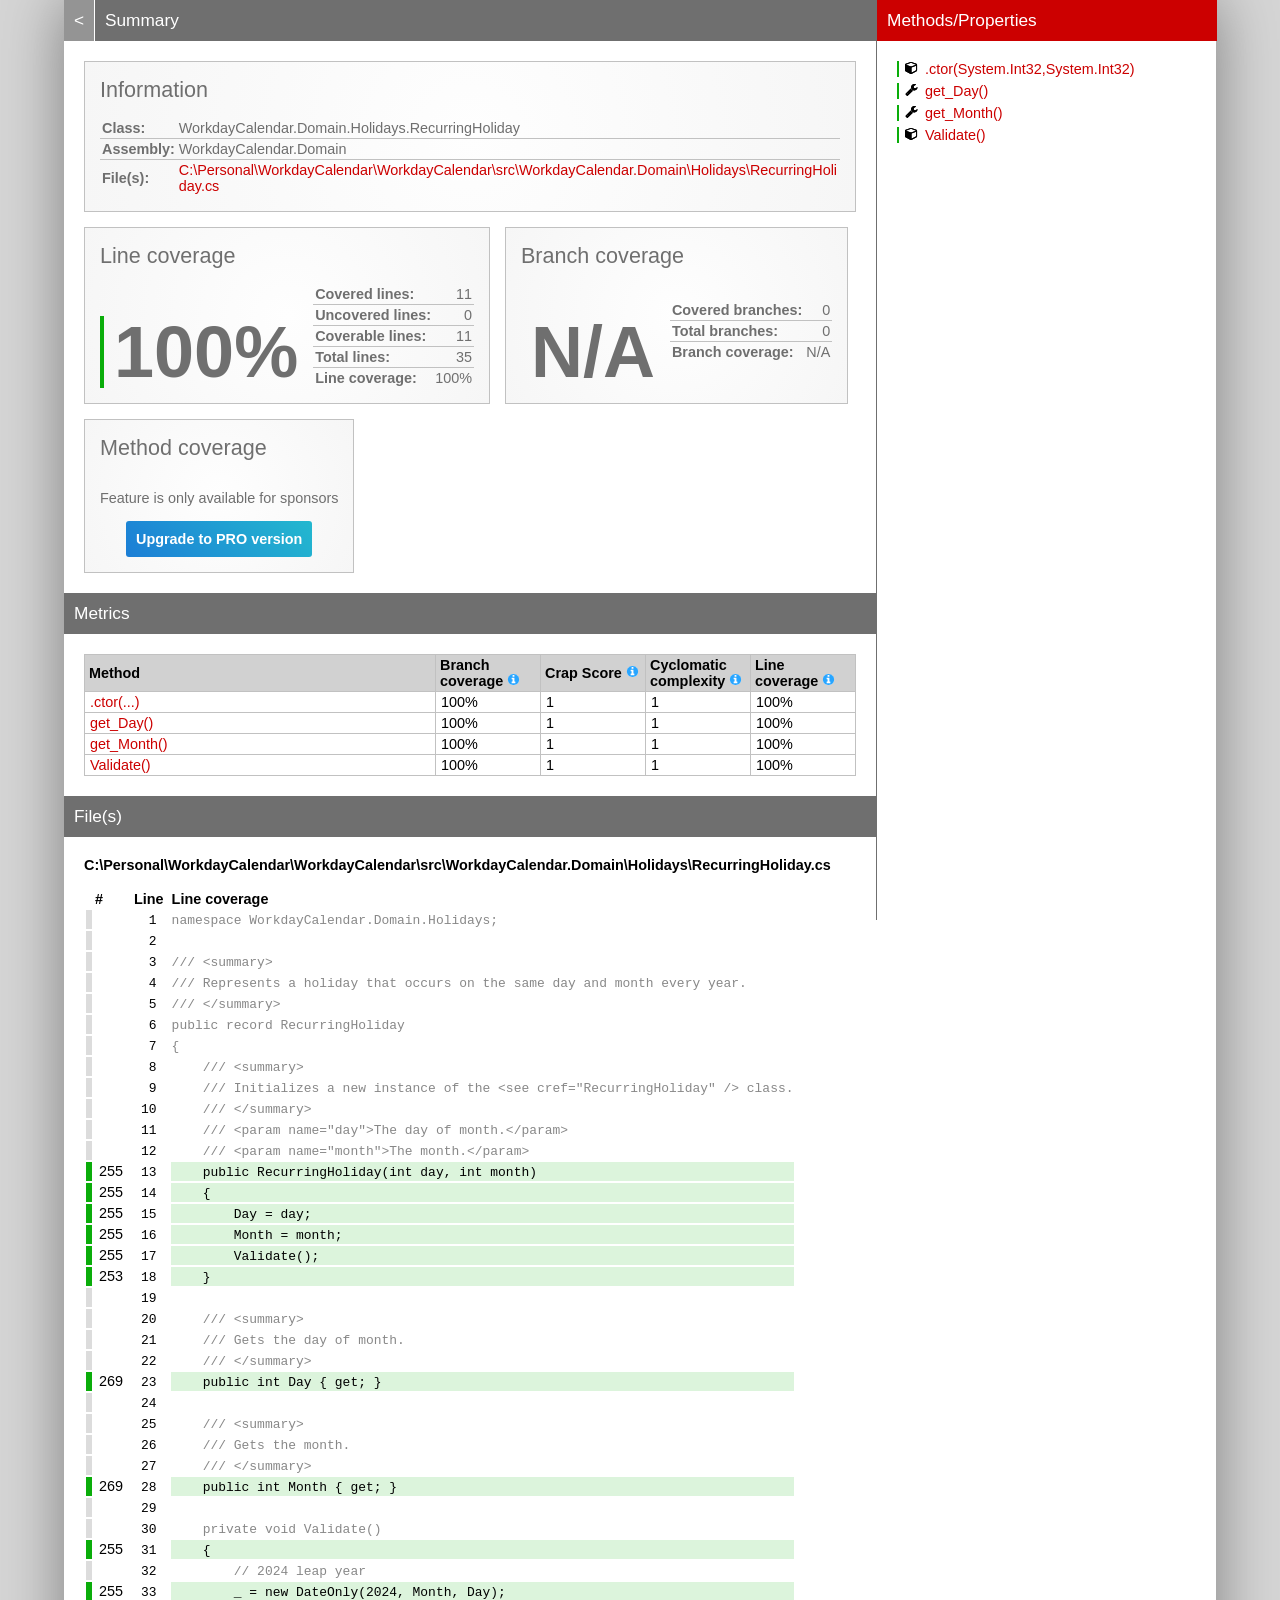
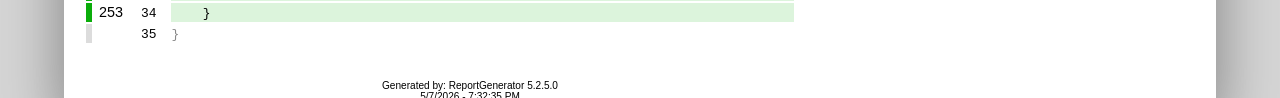
<file: WorkdayCalendar/tests/CoverageReport/WorkdayCalendar.Domain_RecurringHoliday.html>
<!DOCTYPE html>
<html>
<head>
<meta charset="utf-8" />
<meta name="viewport" content="width=device-width, initial-scale=1.0" />
<meta http-equiv="X-UA-Compatible" content="IE=EDGE,chrome=1" />
<link href="[data-uri]" rel="icon" type="image/x-icon" />
<title>WorkdayCalendar.Domain.Holidays.RecurringHoliday - Coverage Report</title>
<link rel="stylesheet" type="text/css" href="report.css" />
</head><body><div class="container"><div class="containerleft">
<h1><a href="index.html" class="back">&lt;</a> Summary</h1>
<div class="card-group">
<div class="card">
<div class="card-header">Information</div>
<div class="card-body">
<div class="table">
<table>
<tr>
<th>Class:</th>
<td class="limit-width " title="WorkdayCalendar.Domain.Holidays.RecurringHoliday">WorkdayCalendar.Domain.Holidays.RecurringHoliday</td>
</tr>
<tr>
<th>Assembly:</th>
<td class="limit-width " title="WorkdayCalendar.Domain">WorkdayCalendar.Domain</td>
</tr>
<tr>
<th>File(s):</th>
<td class="overflow-wrap"><a href="#CPersonalWorkdayCalendarWorkdayCalendarsrcWorkdayCalendarDomainHolidaysRecurringHolidaycs" class="navigatetohash">C:\Personal\WorkdayCalendar\WorkdayCalendar\src\WorkdayCalendar.Domain\Holidays\RecurringHoliday.cs</a></td>
</tr>
</table>
</div>
</div>
</div>
</div>
<div class="card-group">
<div class="card">
<div class="card-header">Line coverage</div>
<div class="card-body">
<div class="large cardpercentagebar cardpercentagebar0">100%</div>
<div class="table">
<table>
<tr>
<th>Covered lines:</th>
<td class="limit-width right" title="11">11</td>
</tr>
<tr>
<th>Uncovered lines:</th>
<td class="limit-width right" title="0">0</td>
</tr>
<tr>
<th>Coverable lines:</th>
<td class="limit-width right" title="11">11</td>
</tr>
<tr>
<th>Total lines:</th>
<td class="limit-width right" title="35">35</td>
</tr>
<tr>
<th>Line coverage:</th>
<td class="limit-width right" title="11 of 11">100%</td>
</tr>
</table>
</div>
</div>
</div>
<div class="card">
<div class="card-header">Branch coverage</div>
<div class="card-body">
<div class="large">N/A</div>
<div class="table">
<table>
<tr>
<th>Covered branches:</th>
<td class="limit-width right" title="0">0</td>
</tr>
<tr>
<th>Total branches:</th>
<td class="limit-width right" title="0">0</td>
</tr>
<tr>
<th>Branch coverage:</th>
<td class="limit-width right" title="N/A">N/A</td>
</tr>
</table>
</div>
</div>
</div>
<div class="card">
<div class="card-header">Method coverage</div>
<div class="card-body">
<div class="center">
<p>Feature is only available for sponsors</p>
<a class="pro-button" href="https://reportgenerator.io/pro" target="_blank">Upgrade to PRO version</a>
</div>
</div>
</div>
</div>
<h1>Metrics</h1>
<div class="table-responsive">
<table class="overview table-fixed">
<colgroup>
<col class="column-min-200" />
<col class="column105" />
<col class="column105" />
<col class="column105" />
<col class="column105" />
</colgroup>
<thead><tr><th>Method</th><th>Branch coverage <a href="https://en.wikipedia.org/wiki/Code_coverage" target="_blank"><i class="icon-info-circled"></i></a></th><th>Crap Score <a href="https://googletesting.blogspot.de/2011/02/this-code-is-crap.html" target="_blank"><i class="icon-info-circled"></i></a></th><th>Cyclomatic complexity <a href="https://en.wikipedia.org/wiki/Cyclomatic_complexity" target="_blank"><i class="icon-info-circled"></i></a></th><th>Line coverage <a href="https://en.wikipedia.org/wiki/Code_coverage" target="_blank"><i class="icon-info-circled"></i></a></th></tr></thead>
<tbody>
<tr><td title=".ctor(System.Int32,System.Int32)"><a href="#file0_line13" class="navigatetohash">.ctor(...)</a></td><td>100%</td><td>1</td><td>1</td><td>100%</td></tr>
<tr><td title="get_Day()"><a href="#file0_line23" class="navigatetohash">get_Day()</a></td><td>100%</td><td>1</td><td>1</td><td>100%</td></tr>
<tr><td title="get_Month()"><a href="#file0_line28" class="navigatetohash">get_Month()</a></td><td>100%</td><td>1</td><td>1</td><td>100%</td></tr>
<tr><td title="Validate()"><a href="#file0_line31" class="navigatetohash">Validate()</a></td><td>100%</td><td>1</td><td>1</td><td>100%</td></tr>
</tbody>
</table>
</div>
<h1>File(s)</h1>
<h2 id="CPersonalWorkdayCalendarWorkdayCalendarsrcWorkdayCalendarDomainHolidaysRecurringHolidaycs">C:\Personal\WorkdayCalendar\WorkdayCalendar\src\WorkdayCalendar.Domain\Holidays\RecurringHoliday.cs</h2>
<div class="table-responsive">
<table class="lineAnalysis">
<thead><tr><th></th><th>#</th><th>Line</th><th></th><th>Line coverage</th></tr></thead>
<tbody>
<tr class="" title="Not coverable" data-coverage="{'AllTestMethods': {'VC': '', 'LVS': 'gray'}}"><td class="gray">&nbsp;</td><td class="leftmargin rightmargin right"></td><td class="rightmargin right"><a id="file0_line1"></a><code>1</code></td><td></td><td class="lightgray"><code>namespace&nbsp;WorkdayCalendar.Domain.Holidays;</code></td></tr>
<tr class="" title="Not coverable" data-coverage="{'AllTestMethods': {'VC': '', 'LVS': 'gray'}}"><td class="gray">&nbsp;</td><td class="leftmargin rightmargin right"></td><td class="rightmargin right"><a id="file0_line2"></a><code>2</code></td><td></td><td class="lightgray"><code></code></td></tr>
<tr class="" title="Not coverable" data-coverage="{'AllTestMethods': {'VC': '', 'LVS': 'gray'}}"><td class="gray">&nbsp;</td><td class="leftmargin rightmargin right"></td><td class="rightmargin right"><a id="file0_line3"></a><code>3</code></td><td></td><td class="lightgray"><code>///&nbsp;&lt;summary&gt;</code></td></tr>
<tr class="" title="Not coverable" data-coverage="{'AllTestMethods': {'VC': '', 'LVS': 'gray'}}"><td class="gray">&nbsp;</td><td class="leftmargin rightmargin right"></td><td class="rightmargin right"><a id="file0_line4"></a><code>4</code></td><td></td><td class="lightgray"><code>///&nbsp;Represents&nbsp;a&nbsp;holiday&nbsp;that&nbsp;occurs&nbsp;on&nbsp;the&nbsp;same&nbsp;day&nbsp;and&nbsp;month&nbsp;every&nbsp;year.</code></td></tr>
<tr class="" title="Not coverable" data-coverage="{'AllTestMethods': {'VC': '', 'LVS': 'gray'}}"><td class="gray">&nbsp;</td><td class="leftmargin rightmargin right"></td><td class="rightmargin right"><a id="file0_line5"></a><code>5</code></td><td></td><td class="lightgray"><code>///&nbsp;&lt;/summary&gt;</code></td></tr>
<tr class="" title="Not coverable" data-coverage="{'AllTestMethods': {'VC': '', 'LVS': 'gray'}}"><td class="gray">&nbsp;</td><td class="leftmargin rightmargin right"></td><td class="rightmargin right"><a id="file0_line6"></a><code>6</code></td><td></td><td class="lightgray"><code>public&nbsp;record&nbsp;RecurringHoliday</code></td></tr>
<tr class="" title="Not coverable" data-coverage="{'AllTestMethods': {'VC': '', 'LVS': 'gray'}}"><td class="gray">&nbsp;</td><td class="leftmargin rightmargin right"></td><td class="rightmargin right"><a id="file0_line7"></a><code>7</code></td><td></td><td class="lightgray"><code>{</code></td></tr>
<tr class="" title="Not coverable" data-coverage="{'AllTestMethods': {'VC': '', 'LVS': 'gray'}}"><td class="gray">&nbsp;</td><td class="leftmargin rightmargin right"></td><td class="rightmargin right"><a id="file0_line8"></a><code>8</code></td><td></td><td class="lightgray"><code>&nbsp;&nbsp;&nbsp;&nbsp;///&nbsp;&lt;summary&gt;</code></td></tr>
<tr class="" title="Not coverable" data-coverage="{'AllTestMethods': {'VC': '', 'LVS': 'gray'}}"><td class="gray">&nbsp;</td><td class="leftmargin rightmargin right"></td><td class="rightmargin right"><a id="file0_line9"></a><code>9</code></td><td></td><td class="lightgray"><code>&nbsp;&nbsp;&nbsp;&nbsp;///&nbsp;Initializes&nbsp;a&nbsp;new&nbsp;instance&nbsp;of&nbsp;the&nbsp;&lt;see&nbsp;cref=&quot;RecurringHoliday&quot;&nbsp;/&gt;&nbsp;class.</code></td></tr>
<tr class="" title="Not coverable" data-coverage="{'AllTestMethods': {'VC': '', 'LVS': 'gray'}}"><td class="gray">&nbsp;</td><td class="leftmargin rightmargin right"></td><td class="rightmargin right"><a id="file0_line10"></a><code>10</code></td><td></td><td class="lightgray"><code>&nbsp;&nbsp;&nbsp;&nbsp;///&nbsp;&lt;/summary&gt;</code></td></tr>
<tr class="" title="Not coverable" data-coverage="{'AllTestMethods': {'VC': '', 'LVS': 'gray'}}"><td class="gray">&nbsp;</td><td class="leftmargin rightmargin right"></td><td class="rightmargin right"><a id="file0_line11"></a><code>11</code></td><td></td><td class="lightgray"><code>&nbsp;&nbsp;&nbsp;&nbsp;///&nbsp;&lt;param&nbsp;name=&quot;day&quot;&gt;The&nbsp;day&nbsp;of&nbsp;month.&lt;/param&gt;</code></td></tr>
<tr class="" title="Not coverable" data-coverage="{'AllTestMethods': {'VC': '', 'LVS': 'gray'}}"><td class="gray">&nbsp;</td><td class="leftmargin rightmargin right"></td><td class="rightmargin right"><a id="file0_line12"></a><code>12</code></td><td></td><td class="lightgray"><code>&nbsp;&nbsp;&nbsp;&nbsp;///&nbsp;&lt;param&nbsp;name=&quot;month&quot;&gt;The&nbsp;month.&lt;/param&gt;</code></td></tr>
<tr class="coverableline" title="Covered (255 visits)" data-coverage="{'AllTestMethods': {'VC': '255', 'LVS': 'green'}}"><td class="green">&nbsp;</td><td class="leftmargin rightmargin right">255</td><td class="rightmargin right"><a id="file0_line13"></a><code>13</code></td><td></td><td class="lightgreen"><code>&nbsp;&nbsp;&nbsp;&nbsp;public&nbsp;RecurringHoliday(int&nbsp;day,&nbsp;int&nbsp;month)</code></td></tr>
<tr class="coverableline" title="Covered (255 visits)" data-coverage="{'AllTestMethods': {'VC': '255', 'LVS': 'green'}}"><td class="green">&nbsp;</td><td class="leftmargin rightmargin right">255</td><td class="rightmargin right"><a id="file0_line14"></a><code>14</code></td><td></td><td class="lightgreen"><code>&nbsp;&nbsp;&nbsp;&nbsp;{</code></td></tr>
<tr class="coverableline" title="Covered (255 visits)" data-coverage="{'AllTestMethods': {'VC': '255', 'LVS': 'green'}}"><td class="green">&nbsp;</td><td class="leftmargin rightmargin right">255</td><td class="rightmargin right"><a id="file0_line15"></a><code>15</code></td><td></td><td class="lightgreen"><code>&nbsp;&nbsp;&nbsp;&nbsp;&nbsp;&nbsp;&nbsp;&nbsp;Day&nbsp;=&nbsp;day;</code></td></tr>
<tr class="coverableline" title="Covered (255 visits)" data-coverage="{'AllTestMethods': {'VC': '255', 'LVS': 'green'}}"><td class="green">&nbsp;</td><td class="leftmargin rightmargin right">255</td><td class="rightmargin right"><a id="file0_line16"></a><code>16</code></td><td></td><td class="lightgreen"><code>&nbsp;&nbsp;&nbsp;&nbsp;&nbsp;&nbsp;&nbsp;&nbsp;Month&nbsp;=&nbsp;month;</code></td></tr>
<tr class="coverableline" title="Covered (255 visits)" data-coverage="{'AllTestMethods': {'VC': '255', 'LVS': 'green'}}"><td class="green">&nbsp;</td><td class="leftmargin rightmargin right">255</td><td class="rightmargin right"><a id="file0_line17"></a><code>17</code></td><td></td><td class="lightgreen"><code>&nbsp;&nbsp;&nbsp;&nbsp;&nbsp;&nbsp;&nbsp;&nbsp;Validate();</code></td></tr>
<tr class="coverableline" title="Covered (253 visits)" data-coverage="{'AllTestMethods': {'VC': '253', 'LVS': 'green'}}"><td class="green">&nbsp;</td><td class="leftmargin rightmargin right">253</td><td class="rightmargin right"><a id="file0_line18"></a><code>18</code></td><td></td><td class="lightgreen"><code>&nbsp;&nbsp;&nbsp;&nbsp;}</code></td></tr>
<tr class="" title="Not coverable" data-coverage="{'AllTestMethods': {'VC': '', 'LVS': 'gray'}}"><td class="gray">&nbsp;</td><td class="leftmargin rightmargin right"></td><td class="rightmargin right"><a id="file0_line19"></a><code>19</code></td><td></td><td class="lightgray"><code></code></td></tr>
<tr class="" title="Not coverable" data-coverage="{'AllTestMethods': {'VC': '', 'LVS': 'gray'}}"><td class="gray">&nbsp;</td><td class="leftmargin rightmargin right"></td><td class="rightmargin right"><a id="file0_line20"></a><code>20</code></td><td></td><td class="lightgray"><code>&nbsp;&nbsp;&nbsp;&nbsp;///&nbsp;&lt;summary&gt;</code></td></tr>
<tr class="" title="Not coverable" data-coverage="{'AllTestMethods': {'VC': '', 'LVS': 'gray'}}"><td class="gray">&nbsp;</td><td class="leftmargin rightmargin right"></td><td class="rightmargin right"><a id="file0_line21"></a><code>21</code></td><td></td><td class="lightgray"><code>&nbsp;&nbsp;&nbsp;&nbsp;///&nbsp;Gets&nbsp;the&nbsp;day&nbsp;of&nbsp;month.</code></td></tr>
<tr class="" title="Not coverable" data-coverage="{'AllTestMethods': {'VC': '', 'LVS': 'gray'}}"><td class="gray">&nbsp;</td><td class="leftmargin rightmargin right"></td><td class="rightmargin right"><a id="file0_line22"></a><code>22</code></td><td></td><td class="lightgray"><code>&nbsp;&nbsp;&nbsp;&nbsp;///&nbsp;&lt;/summary&gt;</code></td></tr>
<tr class="coverableline" title="Covered (269 visits)" data-coverage="{'AllTestMethods': {'VC': '269', 'LVS': 'green'}}"><td class="green">&nbsp;</td><td class="leftmargin rightmargin right">269</td><td class="rightmargin right"><a id="file0_line23"></a><code>23</code></td><td></td><td class="lightgreen"><code>&nbsp;&nbsp;&nbsp;&nbsp;public&nbsp;int&nbsp;Day&nbsp;{&nbsp;get;&nbsp;}</code></td></tr>
<tr class="" title="Not coverable" data-coverage="{'AllTestMethods': {'VC': '', 'LVS': 'gray'}}"><td class="gray">&nbsp;</td><td class="leftmargin rightmargin right"></td><td class="rightmargin right"><a id="file0_line24"></a><code>24</code></td><td></td><td class="lightgray"><code></code></td></tr>
<tr class="" title="Not coverable" data-coverage="{'AllTestMethods': {'VC': '', 'LVS': 'gray'}}"><td class="gray">&nbsp;</td><td class="leftmargin rightmargin right"></td><td class="rightmargin right"><a id="file0_line25"></a><code>25</code></td><td></td><td class="lightgray"><code>&nbsp;&nbsp;&nbsp;&nbsp;///&nbsp;&lt;summary&gt;</code></td></tr>
<tr class="" title="Not coverable" data-coverage="{'AllTestMethods': {'VC': '', 'LVS': 'gray'}}"><td class="gray">&nbsp;</td><td class="leftmargin rightmargin right"></td><td class="rightmargin right"><a id="file0_line26"></a><code>26</code></td><td></td><td class="lightgray"><code>&nbsp;&nbsp;&nbsp;&nbsp;///&nbsp;Gets&nbsp;the&nbsp;month.</code></td></tr>
<tr class="" title="Not coverable" data-coverage="{'AllTestMethods': {'VC': '', 'LVS': 'gray'}}"><td class="gray">&nbsp;</td><td class="leftmargin rightmargin right"></td><td class="rightmargin right"><a id="file0_line27"></a><code>27</code></td><td></td><td class="lightgray"><code>&nbsp;&nbsp;&nbsp;&nbsp;///&nbsp;&lt;/summary&gt;</code></td></tr>
<tr class="coverableline" title="Covered (269 visits)" data-coverage="{'AllTestMethods': {'VC': '269', 'LVS': 'green'}}"><td class="green">&nbsp;</td><td class="leftmargin rightmargin right">269</td><td class="rightmargin right"><a id="file0_line28"></a><code>28</code></td><td></td><td class="lightgreen"><code>&nbsp;&nbsp;&nbsp;&nbsp;public&nbsp;int&nbsp;Month&nbsp;{&nbsp;get;&nbsp;}</code></td></tr>
<tr class="" title="Not coverable" data-coverage="{'AllTestMethods': {'VC': '', 'LVS': 'gray'}}"><td class="gray">&nbsp;</td><td class="leftmargin rightmargin right"></td><td class="rightmargin right"><a id="file0_line29"></a><code>29</code></td><td></td><td class="lightgray"><code></code></td></tr>
<tr class="" title="Not coverable" data-coverage="{'AllTestMethods': {'VC': '', 'LVS': 'gray'}}"><td class="gray">&nbsp;</td><td class="leftmargin rightmargin right"></td><td class="rightmargin right"><a id="file0_line30"></a><code>30</code></td><td></td><td class="lightgray"><code>&nbsp;&nbsp;&nbsp;&nbsp;private&nbsp;void&nbsp;Validate()</code></td></tr>
<tr class="coverableline" title="Covered (255 visits)" data-coverage="{'AllTestMethods': {'VC': '255', 'LVS': 'green'}}"><td class="green">&nbsp;</td><td class="leftmargin rightmargin right">255</td><td class="rightmargin right"><a id="file0_line31"></a><code>31</code></td><td></td><td class="lightgreen"><code>&nbsp;&nbsp;&nbsp;&nbsp;{</code></td></tr>
<tr class="" title="Not coverable" data-coverage="{'AllTestMethods': {'VC': '', 'LVS': 'gray'}}"><td class="gray">&nbsp;</td><td class="leftmargin rightmargin right"></td><td class="rightmargin right"><a id="file0_line32"></a><code>32</code></td><td></td><td class="lightgray"><code>&nbsp;&nbsp;&nbsp;&nbsp;&nbsp;&nbsp;&nbsp;&nbsp;//&nbsp;2024&nbsp;leap&nbsp;year</code></td></tr>
<tr class="coverableline" title="Covered (255 visits)" data-coverage="{'AllTestMethods': {'VC': '255', 'LVS': 'green'}}"><td class="green">&nbsp;</td><td class="leftmargin rightmargin right">255</td><td class="rightmargin right"><a id="file0_line33"></a><code>33</code></td><td></td><td class="lightgreen"><code>&nbsp;&nbsp;&nbsp;&nbsp;&nbsp;&nbsp;&nbsp;&nbsp;_&nbsp;=&nbsp;new&nbsp;DateOnly(2024,&nbsp;Month,&nbsp;Day);</code></td></tr>
<tr class="coverableline" title="Covered (253 visits)" data-coverage="{'AllTestMethods': {'VC': '253', 'LVS': 'green'}}"><td class="green">&nbsp;</td><td class="leftmargin rightmargin right">253</td><td class="rightmargin right"><a id="file0_line34"></a><code>34</code></td><td></td><td class="lightgreen"><code>&nbsp;&nbsp;&nbsp;&nbsp;}</code></td></tr>
<tr class="" title="Not coverable" data-coverage="{'AllTestMethods': {'VC': '', 'LVS': 'gray'}}"><td class="gray">&nbsp;</td><td class="leftmargin rightmargin right"></td><td class="rightmargin right"><a id="file0_line35"></a><code>35</code></td><td></td><td class="lightgray"><code>}</code></td></tr>
</tbody>
</table>
</div>
<div class="footer">Generated by: ReportGenerator 5.2.5.0<br />5/7/2026 - 7:32:35 PM<br /><a href="https://github.com/danielpalme/ReportGenerator">GitHub</a> | <a href="https://reportgenerator.io">reportgenerator.io</a></div></div>
<div class="containerright">
<div class="containerrightfixed">
<h1>Methods/Properties</h1>
<a href="#file0_line13" class="navigatetohash percentagebar percentagebar100" title="Line coverage: 100% - .ctor(System.Int32,System.Int32)"><i class="icon-cube"></i>.ctor(System.Int32,System.Int32)</a><br />
<a href="#file0_line23" class="navigatetohash percentagebar percentagebar100" title="Line coverage: 100% - get_Day()"><i class="icon-wrench"></i>get_Day()</a><br />
<a href="#file0_line28" class="navigatetohash percentagebar percentagebar100" title="Line coverage: 100% - get_Month()"><i class="icon-wrench"></i>get_Month()</a><br />
<a href="#file0_line31" class="navigatetohash percentagebar percentagebar100" title="Line coverage: 100% - Validate()"><i class="icon-cube"></i>Validate()</a><br />
<br/></div>
</div></div>
<script type="text/javascript">
/* <![CDATA[ */
(function() {
    var url = window.location.href;
    var startOfQueryString = url.indexOf('?');
    var queryString = startOfQueryString > -1 ? url.substr(startOfQueryString) : '';

    if (startOfQueryString > -1) {
        var i = 0, href= null;
        var css = document.getElementsByTagName('link');

        for (i = 0; i < css.length; i++) {
            if (css[i].getAttribute('rel') !== 'stylesheet') {
            continue;
            }

            href = css[i].getAttribute('href');

            if (href) {
            css[i].setAttribute('href', href + queryString);
            }
        }

        var links = document.getElementsByTagName('a');

        for (i = 0; i < links.length; i++) {
            href = links[i].getAttribute('href');

            if (href
                && !href.startsWith('http://')
                && !href.startsWith('https://')
                && !href.startsWith('#')
                && href.indexOf('?') === -1) {
            links[i].setAttribute('href', href + queryString);
            }
        }
    }

    var newScript = document.createElement('script');
    newScript.src = 'class.js' + queryString;
    document.getElementsByTagName('body')[0].appendChild(newScript);
})();
/* ]]> */ 
</script>
</body></html>
</file>
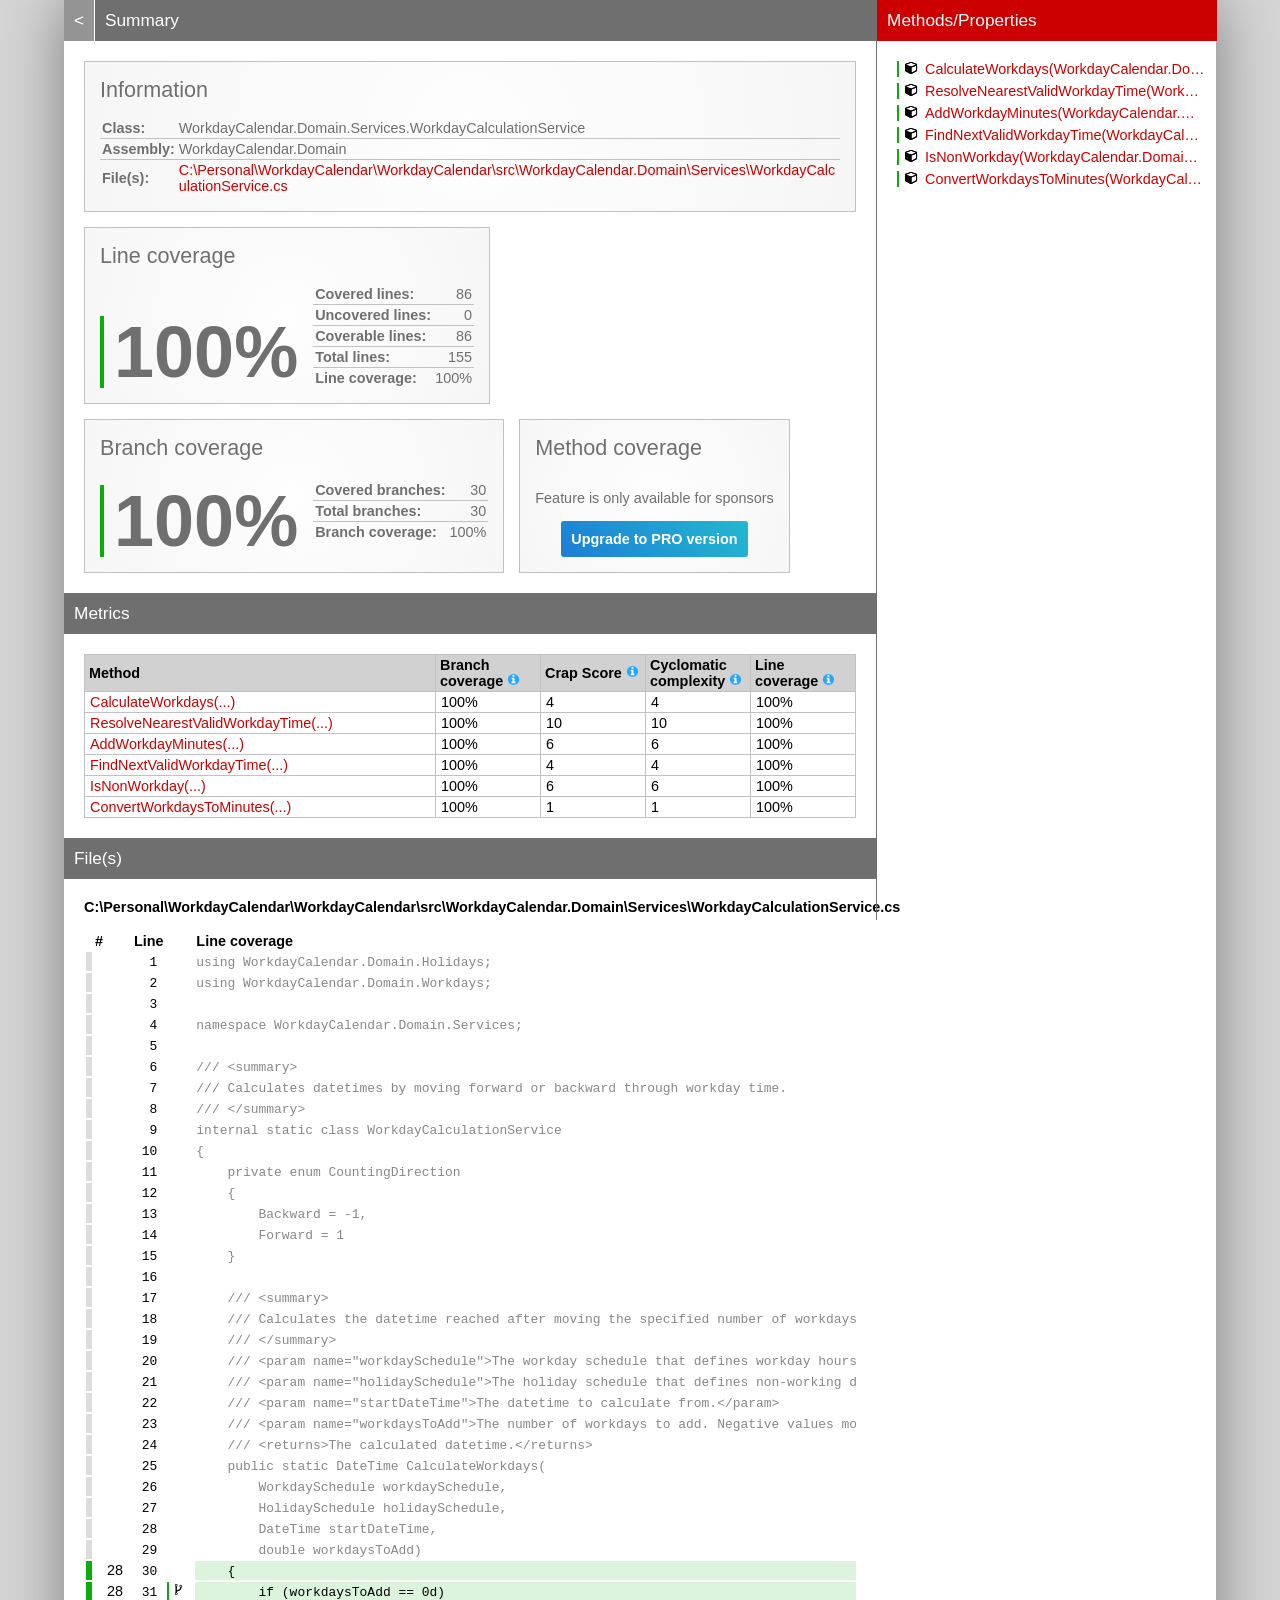
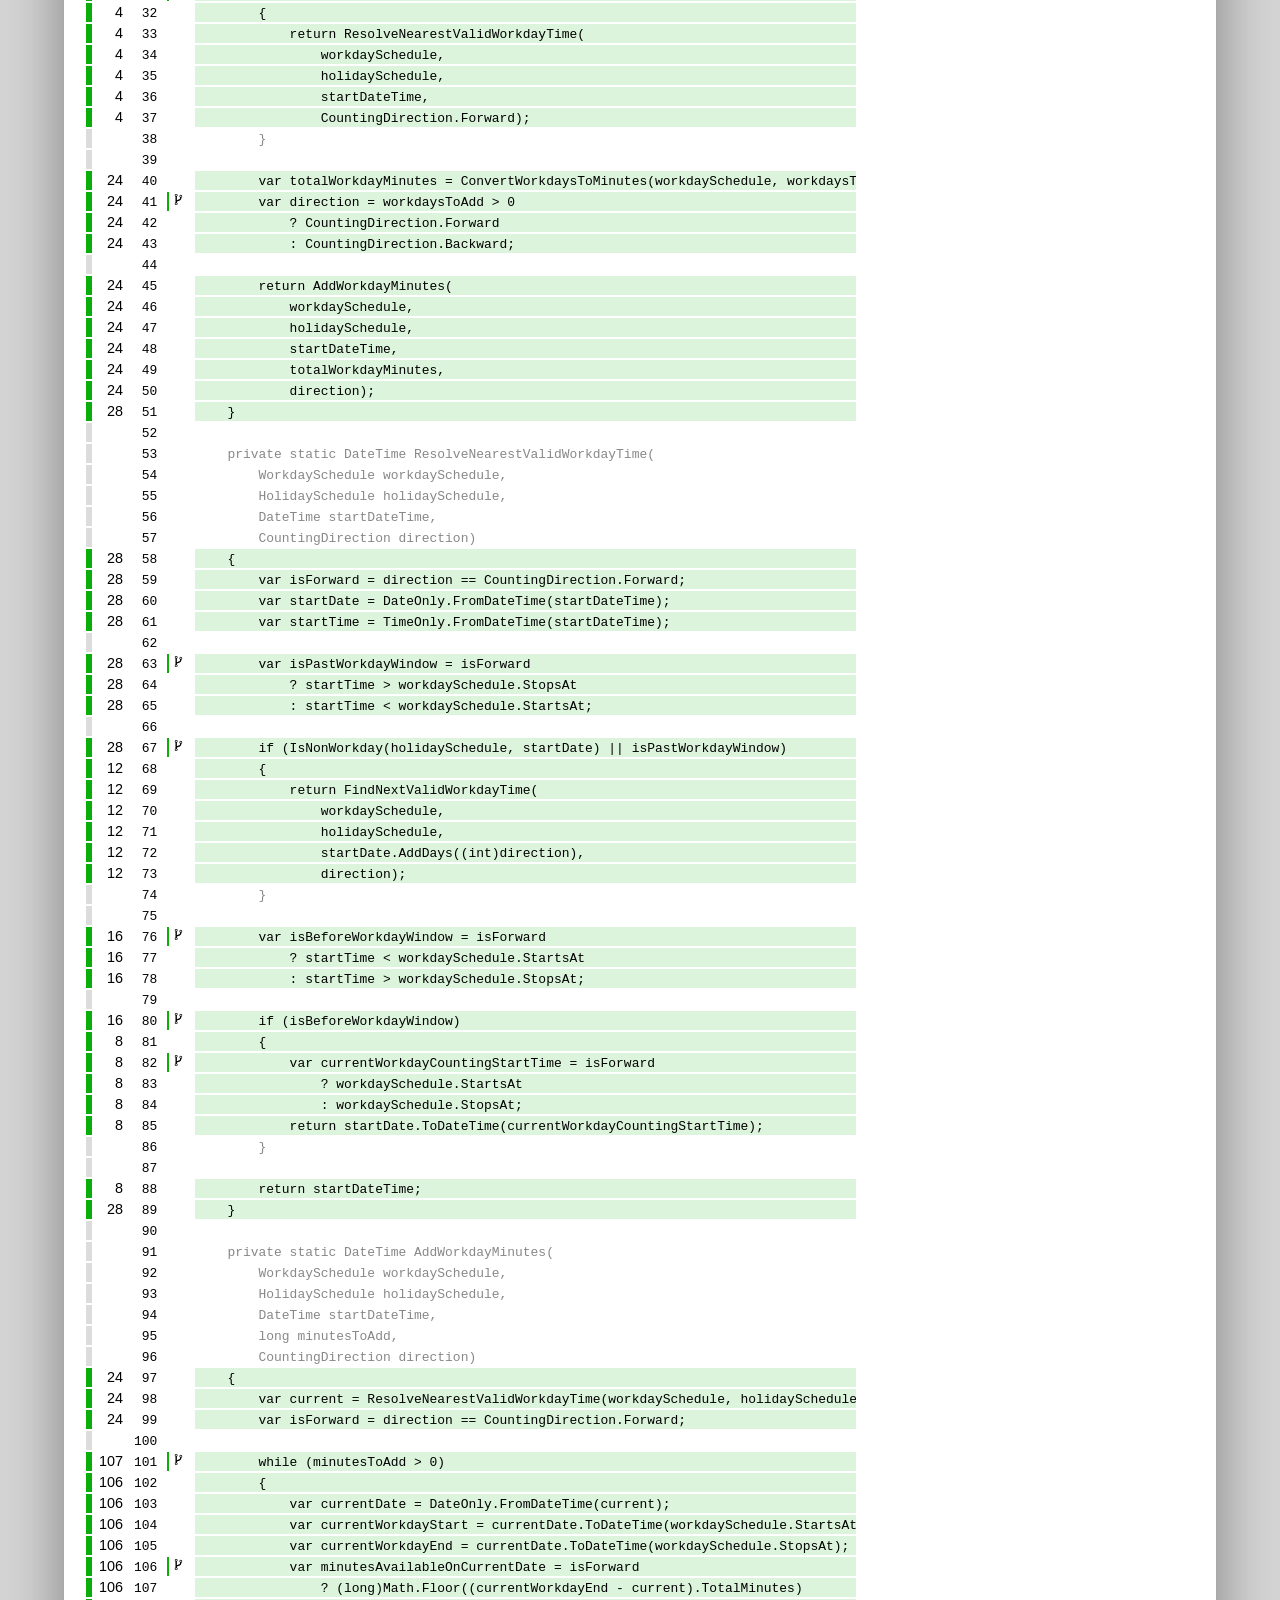
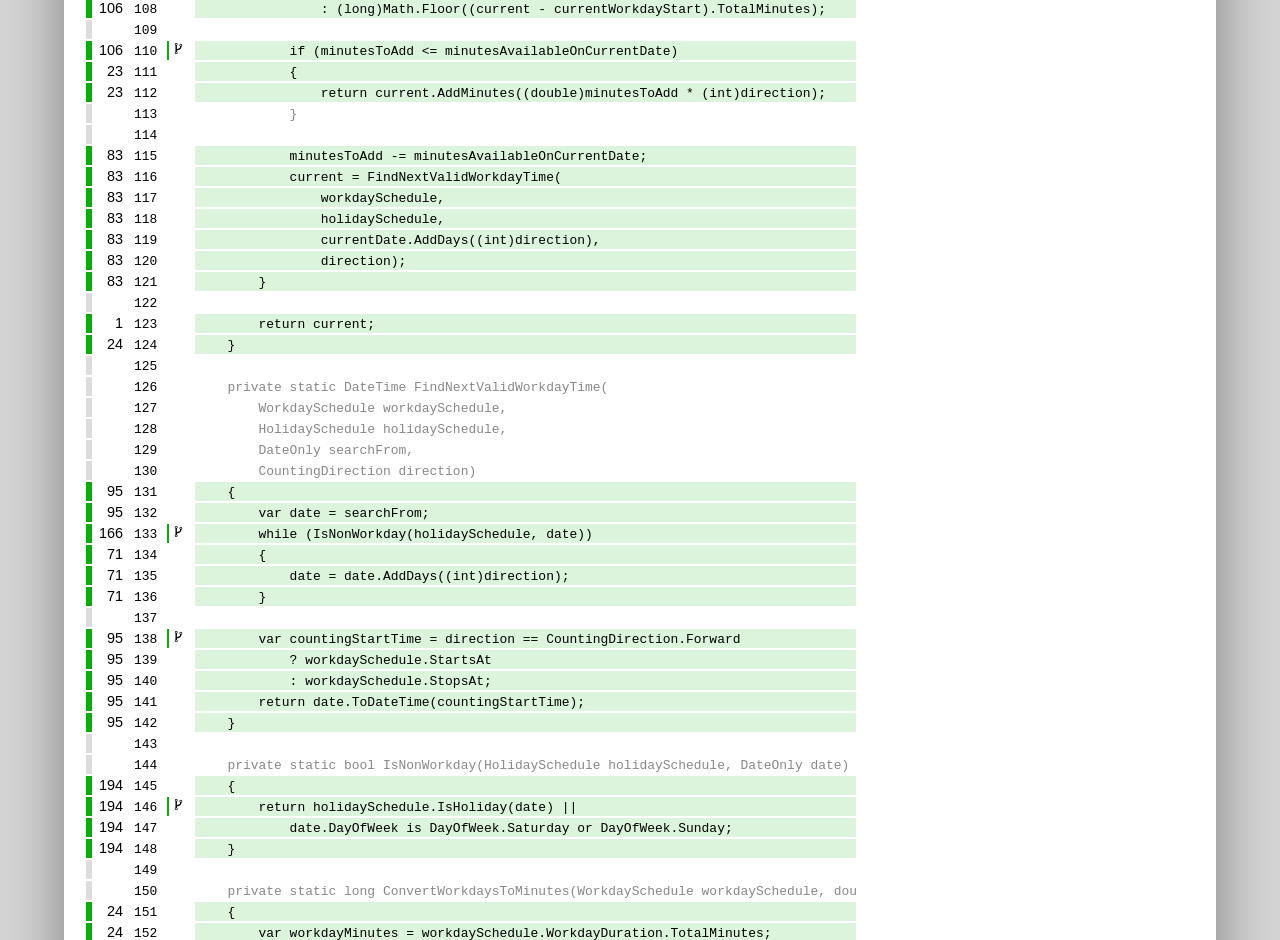
<file: WorkdayCalendar/tests/CoverageReport/WorkdayCalendar.Domain_WorkdayCalculationService.html>
<!DOCTYPE html>
<html>
<head>
<meta charset="utf-8" />
<meta name="viewport" content="width=device-width, initial-scale=1.0" />
<meta http-equiv="X-UA-Compatible" content="IE=EDGE,chrome=1" />
<link href="[data-uri]" rel="icon" type="image/x-icon" />
<title>WorkdayCalendar.Domain.Services.WorkdayCalculationService - Coverage Report</title>
<link rel="stylesheet" type="text/css" href="report.css" />
</head><body><div class="container"><div class="containerleft">
<h1><a href="index.html" class="back">&lt;</a> Summary</h1>
<div class="card-group">
<div class="card">
<div class="card-header">Information</div>
<div class="card-body">
<div class="table">
<table>
<tr>
<th>Class:</th>
<td class="limit-width " title="WorkdayCalendar.Domain.Services.WorkdayCalculationService">WorkdayCalendar.Domain.Services.WorkdayCalculationService</td>
</tr>
<tr>
<th>Assembly:</th>
<td class="limit-width " title="WorkdayCalendar.Domain">WorkdayCalendar.Domain</td>
</tr>
<tr>
<th>File(s):</th>
<td class="overflow-wrap"><a href="#CPersonalWorkdayCalendarWorkdayCalendarsrcWorkdayCalendarDomainServicesWorkdayCalculationServicecs" class="navigatetohash">C:\Personal\WorkdayCalendar\WorkdayCalendar\src\WorkdayCalendar.Domain\Services\WorkdayCalculationService.cs</a></td>
</tr>
</table>
</div>
</div>
</div>
</div>
<div class="card-group">
<div class="card">
<div class="card-header">Line coverage</div>
<div class="card-body">
<div class="large cardpercentagebar cardpercentagebar0">100%</div>
<div class="table">
<table>
<tr>
<th>Covered lines:</th>
<td class="limit-width right" title="86">86</td>
</tr>
<tr>
<th>Uncovered lines:</th>
<td class="limit-width right" title="0">0</td>
</tr>
<tr>
<th>Coverable lines:</th>
<td class="limit-width right" title="86">86</td>
</tr>
<tr>
<th>Total lines:</th>
<td class="limit-width right" title="155">155</td>
</tr>
<tr>
<th>Line coverage:</th>
<td class="limit-width right" title="86 of 86">100%</td>
</tr>
</table>
</div>
</div>
</div>
<div class="card">
<div class="card-header">Branch coverage</div>
<div class="card-body">
<div class="large cardpercentagebar cardpercentagebar0">100%</div>
<div class="table">
<table>
<tr>
<th>Covered branches:</th>
<td class="limit-width right" title="30">30</td>
</tr>
<tr>
<th>Total branches:</th>
<td class="limit-width right" title="30">30</td>
</tr>
<tr>
<th>Branch coverage:</th>
<td class="limit-width right" title="30 of 30">100%</td>
</tr>
</table>
</div>
</div>
</div>
<div class="card">
<div class="card-header">Method coverage</div>
<div class="card-body">
<div class="center">
<p>Feature is only available for sponsors</p>
<a class="pro-button" href="https://reportgenerator.io/pro" target="_blank">Upgrade to PRO version</a>
</div>
</div>
</div>
</div>
<h1>Metrics</h1>
<div class="table-responsive">
<table class="overview table-fixed">
<colgroup>
<col class="column-min-200" />
<col class="column105" />
<col class="column105" />
<col class="column105" />
<col class="column105" />
</colgroup>
<thead><tr><th>Method</th><th>Branch coverage <a href="https://en.wikipedia.org/wiki/Code_coverage" target="_blank"><i class="icon-info-circled"></i></a></th><th>Crap Score <a href="https://googletesting.blogspot.de/2011/02/this-code-is-crap.html" target="_blank"><i class="icon-info-circled"></i></a></th><th>Cyclomatic complexity <a href="https://en.wikipedia.org/wiki/Cyclomatic_complexity" target="_blank"><i class="icon-info-circled"></i></a></th><th>Line coverage <a href="https://en.wikipedia.org/wiki/Code_coverage" target="_blank"><i class="icon-info-circled"></i></a></th></tr></thead>
<tbody>
<tr><td title="CalculateWorkdays(WorkdayCalendar.Domain.Workdays.WorkdaySchedule,WorkdayCalendar.Domain.Holidays.HolidaySchedule,System.DateTime,System.Double)"><a href="#file0_line30" class="navigatetohash">CalculateWorkdays(...)</a></td><td>100%</td><td>4</td><td>4</td><td>100%</td></tr>
<tr><td title="ResolveNearestValidWorkdayTime(WorkdayCalendar.Domain.Workdays.WorkdaySchedule,WorkdayCalendar.Domain.Holidays.HolidaySchedule,System.DateTime,WorkdayCalendar.Domain.Services.WorkdayCalculationService/CountingDirection)"><a href="#file0_line58" class="navigatetohash">ResolveNearestValidWorkdayTime(...)</a></td><td>100%</td><td>10</td><td>10</td><td>100%</td></tr>
<tr><td title="AddWorkdayMinutes(WorkdayCalendar.Domain.Workdays.WorkdaySchedule,WorkdayCalendar.Domain.Holidays.HolidaySchedule,System.DateTime,System.Int64,WorkdayCalendar.Domain.Services.WorkdayCalculationService/CountingDirection)"><a href="#file0_line97" class="navigatetohash">AddWorkdayMinutes(...)</a></td><td>100%</td><td>6</td><td>6</td><td>100%</td></tr>
<tr><td title="FindNextValidWorkdayTime(WorkdayCalendar.Domain.Workdays.WorkdaySchedule,WorkdayCalendar.Domain.Holidays.HolidaySchedule,System.DateOnly,WorkdayCalendar.Domain.Services.WorkdayCalculationService/CountingDirection)"><a href="#file0_line131" class="navigatetohash">FindNextValidWorkdayTime(...)</a></td><td>100%</td><td>4</td><td>4</td><td>100%</td></tr>
<tr><td title="IsNonWorkday(WorkdayCalendar.Domain.Holidays.HolidaySchedule,System.DateOnly)"><a href="#file0_line145" class="navigatetohash">IsNonWorkday(...)</a></td><td>100%</td><td>6</td><td>6</td><td>100%</td></tr>
<tr><td title="ConvertWorkdaysToMinutes(WorkdayCalendar.Domain.Workdays.WorkdaySchedule,System.Double)"><a href="#file0_line151" class="navigatetohash">ConvertWorkdaysToMinutes(...)</a></td><td>100%</td><td>1</td><td>1</td><td>100%</td></tr>
</tbody>
</table>
</div>
<h1>File(s)</h1>
<h2 id="CPersonalWorkdayCalendarWorkdayCalendarsrcWorkdayCalendarDomainServicesWorkdayCalculationServicecs">C:\Personal\WorkdayCalendar\WorkdayCalendar\src\WorkdayCalendar.Domain\Services\WorkdayCalculationService.cs</h2>
<div class="table-responsive">
<table class="lineAnalysis">
<thead><tr><th></th><th>#</th><th>Line</th><th></th><th>Line coverage</th></tr></thead>
<tbody>
<tr class="" title="Not coverable" data-coverage="{'AllTestMethods': {'VC': '', 'LVS': 'gray'}}"><td class="gray">&nbsp;</td><td class="leftmargin rightmargin right"></td><td class="rightmargin right"><a id="file0_line1"></a><code>1</code></td><td></td><td class="lightgray"><code>using&nbsp;WorkdayCalendar.Domain.Holidays;</code></td></tr>
<tr class="" title="Not coverable" data-coverage="{'AllTestMethods': {'VC': '', 'LVS': 'gray'}}"><td class="gray">&nbsp;</td><td class="leftmargin rightmargin right"></td><td class="rightmargin right"><a id="file0_line2"></a><code>2</code></td><td></td><td class="lightgray"><code>using&nbsp;WorkdayCalendar.Domain.Workdays;</code></td></tr>
<tr class="" title="Not coverable" data-coverage="{'AllTestMethods': {'VC': '', 'LVS': 'gray'}}"><td class="gray">&nbsp;</td><td class="leftmargin rightmargin right"></td><td class="rightmargin right"><a id="file0_line3"></a><code>3</code></td><td></td><td class="lightgray"><code></code></td></tr>
<tr class="" title="Not coverable" data-coverage="{'AllTestMethods': {'VC': '', 'LVS': 'gray'}}"><td class="gray">&nbsp;</td><td class="leftmargin rightmargin right"></td><td class="rightmargin right"><a id="file0_line4"></a><code>4</code></td><td></td><td class="lightgray"><code>namespace&nbsp;WorkdayCalendar.Domain.Services;</code></td></tr>
<tr class="" title="Not coverable" data-coverage="{'AllTestMethods': {'VC': '', 'LVS': 'gray'}}"><td class="gray">&nbsp;</td><td class="leftmargin rightmargin right"></td><td class="rightmargin right"><a id="file0_line5"></a><code>5</code></td><td></td><td class="lightgray"><code></code></td></tr>
<tr class="" title="Not coverable" data-coverage="{'AllTestMethods': {'VC': '', 'LVS': 'gray'}}"><td class="gray">&nbsp;</td><td class="leftmargin rightmargin right"></td><td class="rightmargin right"><a id="file0_line6"></a><code>6</code></td><td></td><td class="lightgray"><code>///&nbsp;&lt;summary&gt;</code></td></tr>
<tr class="" title="Not coverable" data-coverage="{'AllTestMethods': {'VC': '', 'LVS': 'gray'}}"><td class="gray">&nbsp;</td><td class="leftmargin rightmargin right"></td><td class="rightmargin right"><a id="file0_line7"></a><code>7</code></td><td></td><td class="lightgray"><code>///&nbsp;Calculates&nbsp;datetimes&nbsp;by&nbsp;moving&nbsp;forward&nbsp;or&nbsp;backward&nbsp;through&nbsp;workday&nbsp;time.</code></td></tr>
<tr class="" title="Not coverable" data-coverage="{'AllTestMethods': {'VC': '', 'LVS': 'gray'}}"><td class="gray">&nbsp;</td><td class="leftmargin rightmargin right"></td><td class="rightmargin right"><a id="file0_line8"></a><code>8</code></td><td></td><td class="lightgray"><code>///&nbsp;&lt;/summary&gt;</code></td></tr>
<tr class="" title="Not coverable" data-coverage="{'AllTestMethods': {'VC': '', 'LVS': 'gray'}}"><td class="gray">&nbsp;</td><td class="leftmargin rightmargin right"></td><td class="rightmargin right"><a id="file0_line9"></a><code>9</code></td><td></td><td class="lightgray"><code>internal&nbsp;static&nbsp;class&nbsp;WorkdayCalculationService</code></td></tr>
<tr class="" title="Not coverable" data-coverage="{'AllTestMethods': {'VC': '', 'LVS': 'gray'}}"><td class="gray">&nbsp;</td><td class="leftmargin rightmargin right"></td><td class="rightmargin right"><a id="file0_line10"></a><code>10</code></td><td></td><td class="lightgray"><code>{</code></td></tr>
<tr class="" title="Not coverable" data-coverage="{'AllTestMethods': {'VC': '', 'LVS': 'gray'}}"><td class="gray">&nbsp;</td><td class="leftmargin rightmargin right"></td><td class="rightmargin right"><a id="file0_line11"></a><code>11</code></td><td></td><td class="lightgray"><code>&nbsp;&nbsp;&nbsp;&nbsp;private&nbsp;enum&nbsp;CountingDirection</code></td></tr>
<tr class="" title="Not coverable" data-coverage="{'AllTestMethods': {'VC': '', 'LVS': 'gray'}}"><td class="gray">&nbsp;</td><td class="leftmargin rightmargin right"></td><td class="rightmargin right"><a id="file0_line12"></a><code>12</code></td><td></td><td class="lightgray"><code>&nbsp;&nbsp;&nbsp;&nbsp;{</code></td></tr>
<tr class="" title="Not coverable" data-coverage="{'AllTestMethods': {'VC': '', 'LVS': 'gray'}}"><td class="gray">&nbsp;</td><td class="leftmargin rightmargin right"></td><td class="rightmargin right"><a id="file0_line13"></a><code>13</code></td><td></td><td class="lightgray"><code>&nbsp;&nbsp;&nbsp;&nbsp;&nbsp;&nbsp;&nbsp;&nbsp;Backward&nbsp;=&nbsp;-1,</code></td></tr>
<tr class="" title="Not coverable" data-coverage="{'AllTestMethods': {'VC': '', 'LVS': 'gray'}}"><td class="gray">&nbsp;</td><td class="leftmargin rightmargin right"></td><td class="rightmargin right"><a id="file0_line14"></a><code>14</code></td><td></td><td class="lightgray"><code>&nbsp;&nbsp;&nbsp;&nbsp;&nbsp;&nbsp;&nbsp;&nbsp;Forward&nbsp;=&nbsp;1</code></td></tr>
<tr class="" title="Not coverable" data-coverage="{'AllTestMethods': {'VC': '', 'LVS': 'gray'}}"><td class="gray">&nbsp;</td><td class="leftmargin rightmargin right"></td><td class="rightmargin right"><a id="file0_line15"></a><code>15</code></td><td></td><td class="lightgray"><code>&nbsp;&nbsp;&nbsp;&nbsp;}</code></td></tr>
<tr class="" title="Not coverable" data-coverage="{'AllTestMethods': {'VC': '', 'LVS': 'gray'}}"><td class="gray">&nbsp;</td><td class="leftmargin rightmargin right"></td><td class="rightmargin right"><a id="file0_line16"></a><code>16</code></td><td></td><td class="lightgray"><code></code></td></tr>
<tr class="" title="Not coverable" data-coverage="{'AllTestMethods': {'VC': '', 'LVS': 'gray'}}"><td class="gray">&nbsp;</td><td class="leftmargin rightmargin right"></td><td class="rightmargin right"><a id="file0_line17"></a><code>17</code></td><td></td><td class="lightgray"><code>&nbsp;&nbsp;&nbsp;&nbsp;///&nbsp;&lt;summary&gt;</code></td></tr>
<tr class="" title="Not coverable" data-coverage="{'AllTestMethods': {'VC': '', 'LVS': 'gray'}}"><td class="gray">&nbsp;</td><td class="leftmargin rightmargin right"></td><td class="rightmargin right"><a id="file0_line18"></a><code>18</code></td><td></td><td class="lightgray"><code>&nbsp;&nbsp;&nbsp;&nbsp;///&nbsp;Calculates&nbsp;the&nbsp;datetime&nbsp;reached&nbsp;after&nbsp;moving&nbsp;the&nbsp;specified&nbsp;number&nbsp;of&nbsp;workdays.</code></td></tr>
<tr class="" title="Not coverable" data-coverage="{'AllTestMethods': {'VC': '', 'LVS': 'gray'}}"><td class="gray">&nbsp;</td><td class="leftmargin rightmargin right"></td><td class="rightmargin right"><a id="file0_line19"></a><code>19</code></td><td></td><td class="lightgray"><code>&nbsp;&nbsp;&nbsp;&nbsp;///&nbsp;&lt;/summary&gt;</code></td></tr>
<tr class="" title="Not coverable" data-coverage="{'AllTestMethods': {'VC': '', 'LVS': 'gray'}}"><td class="gray">&nbsp;</td><td class="leftmargin rightmargin right"></td><td class="rightmargin right"><a id="file0_line20"></a><code>20</code></td><td></td><td class="lightgray"><code>&nbsp;&nbsp;&nbsp;&nbsp;///&nbsp;&lt;param&nbsp;name=&quot;workdaySchedule&quot;&gt;The&nbsp;workday&nbsp;schedule&nbsp;that&nbsp;defines&nbsp;workday&nbsp;hours.&lt;/param&gt;</code></td></tr>
<tr class="" title="Not coverable" data-coverage="{'AllTestMethods': {'VC': '', 'LVS': 'gray'}}"><td class="gray">&nbsp;</td><td class="leftmargin rightmargin right"></td><td class="rightmargin right"><a id="file0_line21"></a><code>21</code></td><td></td><td class="lightgray"><code>&nbsp;&nbsp;&nbsp;&nbsp;///&nbsp;&lt;param&nbsp;name=&quot;holidaySchedule&quot;&gt;The&nbsp;holiday&nbsp;schedule&nbsp;that&nbsp;defines&nbsp;non-working&nbsp;dates.&lt;/param&gt;</code></td></tr>
<tr class="" title="Not coverable" data-coverage="{'AllTestMethods': {'VC': '', 'LVS': 'gray'}}"><td class="gray">&nbsp;</td><td class="leftmargin rightmargin right"></td><td class="rightmargin right"><a id="file0_line22"></a><code>22</code></td><td></td><td class="lightgray"><code>&nbsp;&nbsp;&nbsp;&nbsp;///&nbsp;&lt;param&nbsp;name=&quot;startDateTime&quot;&gt;The&nbsp;datetime&nbsp;to&nbsp;calculate&nbsp;from.&lt;/param&gt;</code></td></tr>
<tr class="" title="Not coverable" data-coverage="{'AllTestMethods': {'VC': '', 'LVS': 'gray'}}"><td class="gray">&nbsp;</td><td class="leftmargin rightmargin right"></td><td class="rightmargin right"><a id="file0_line23"></a><code>23</code></td><td></td><td class="lightgray"><code>&nbsp;&nbsp;&nbsp;&nbsp;///&nbsp;&lt;param&nbsp;name=&quot;workdaysToAdd&quot;&gt;The&nbsp;number&nbsp;of&nbsp;workdays&nbsp;to&nbsp;add.&nbsp;Negative&nbsp;values&nbsp;move&nbsp;backward.&lt;/param&gt;</code></td></tr>
<tr class="" title="Not coverable" data-coverage="{'AllTestMethods': {'VC': '', 'LVS': 'gray'}}"><td class="gray">&nbsp;</td><td class="leftmargin rightmargin right"></td><td class="rightmargin right"><a id="file0_line24"></a><code>24</code></td><td></td><td class="lightgray"><code>&nbsp;&nbsp;&nbsp;&nbsp;///&nbsp;&lt;returns&gt;The&nbsp;calculated&nbsp;datetime.&lt;/returns&gt;</code></td></tr>
<tr class="" title="Not coverable" data-coverage="{'AllTestMethods': {'VC': '', 'LVS': 'gray'}}"><td class="gray">&nbsp;</td><td class="leftmargin rightmargin right"></td><td class="rightmargin right"><a id="file0_line25"></a><code>25</code></td><td></td><td class="lightgray"><code>&nbsp;&nbsp;&nbsp;&nbsp;public&nbsp;static&nbsp;DateTime&nbsp;CalculateWorkdays(</code></td></tr>
<tr class="" title="Not coverable" data-coverage="{'AllTestMethods': {'VC': '', 'LVS': 'gray'}}"><td class="gray">&nbsp;</td><td class="leftmargin rightmargin right"></td><td class="rightmargin right"><a id="file0_line26"></a><code>26</code></td><td></td><td class="lightgray"><code>&nbsp;&nbsp;&nbsp;&nbsp;&nbsp;&nbsp;&nbsp;&nbsp;WorkdaySchedule&nbsp;workdaySchedule,</code></td></tr>
<tr class="" title="Not coverable" data-coverage="{'AllTestMethods': {'VC': '', 'LVS': 'gray'}}"><td class="gray">&nbsp;</td><td class="leftmargin rightmargin right"></td><td class="rightmargin right"><a id="file0_line27"></a><code>27</code></td><td></td><td class="lightgray"><code>&nbsp;&nbsp;&nbsp;&nbsp;&nbsp;&nbsp;&nbsp;&nbsp;HolidaySchedule&nbsp;holidaySchedule,</code></td></tr>
<tr class="" title="Not coverable" data-coverage="{'AllTestMethods': {'VC': '', 'LVS': 'gray'}}"><td class="gray">&nbsp;</td><td class="leftmargin rightmargin right"></td><td class="rightmargin right"><a id="file0_line28"></a><code>28</code></td><td></td><td class="lightgray"><code>&nbsp;&nbsp;&nbsp;&nbsp;&nbsp;&nbsp;&nbsp;&nbsp;DateTime&nbsp;startDateTime,</code></td></tr>
<tr class="" title="Not coverable" data-coverage="{'AllTestMethods': {'VC': '', 'LVS': 'gray'}}"><td class="gray">&nbsp;</td><td class="leftmargin rightmargin right"></td><td class="rightmargin right"><a id="file0_line29"></a><code>29</code></td><td></td><td class="lightgray"><code>&nbsp;&nbsp;&nbsp;&nbsp;&nbsp;&nbsp;&nbsp;&nbsp;double&nbsp;workdaysToAdd)</code></td></tr>
<tr class="coverableline" title="Covered (28 visits)" data-coverage="{'AllTestMethods': {'VC': '28', 'LVS': 'green'}}"><td class="green">&nbsp;</td><td class="leftmargin rightmargin right">28</td><td class="rightmargin right"><a id="file0_line30"></a><code>30</code></td><td></td><td class="lightgreen"><code>&nbsp;&nbsp;&nbsp;&nbsp;{</code></td></tr>
<tr class="coverableline" title="Covered (28 visits, 2 of 2 branches are covered)" data-coverage="{'AllTestMethods': {'VC': '28', 'LVS': 'green'}}"><td class="green">&nbsp;</td><td class="leftmargin rightmargin right">28</td><td class="rightmargin right"><a id="file0_line31"></a><code>31</code></td><td class="percentagebar percentagebar100"><i class="icon-fork"></i></td><td class="lightgreen"><code>&nbsp;&nbsp;&nbsp;&nbsp;&nbsp;&nbsp;&nbsp;&nbsp;if&nbsp;(workdaysToAdd&nbsp;==&nbsp;0d)</code></td></tr>
<tr class="coverableline" title="Covered (4 visits)" data-coverage="{'AllTestMethods': {'VC': '4', 'LVS': 'green'}}"><td class="green">&nbsp;</td><td class="leftmargin rightmargin right">4</td><td class="rightmargin right"><a id="file0_line32"></a><code>32</code></td><td></td><td class="lightgreen"><code>&nbsp;&nbsp;&nbsp;&nbsp;&nbsp;&nbsp;&nbsp;&nbsp;{</code></td></tr>
<tr class="coverableline" title="Covered (4 visits)" data-coverage="{'AllTestMethods': {'VC': '4', 'LVS': 'green'}}"><td class="green">&nbsp;</td><td class="leftmargin rightmargin right">4</td><td class="rightmargin right"><a id="file0_line33"></a><code>33</code></td><td></td><td class="lightgreen"><code>&nbsp;&nbsp;&nbsp;&nbsp;&nbsp;&nbsp;&nbsp;&nbsp;&nbsp;&nbsp;&nbsp;&nbsp;return&nbsp;ResolveNearestValidWorkdayTime(</code></td></tr>
<tr class="coverableline" title="Covered (4 visits)" data-coverage="{'AllTestMethods': {'VC': '4', 'LVS': 'green'}}"><td class="green">&nbsp;</td><td class="leftmargin rightmargin right">4</td><td class="rightmargin right"><a id="file0_line34"></a><code>34</code></td><td></td><td class="lightgreen"><code>&nbsp;&nbsp;&nbsp;&nbsp;&nbsp;&nbsp;&nbsp;&nbsp;&nbsp;&nbsp;&nbsp;&nbsp;&nbsp;&nbsp;&nbsp;&nbsp;workdaySchedule,</code></td></tr>
<tr class="coverableline" title="Covered (4 visits)" data-coverage="{'AllTestMethods': {'VC': '4', 'LVS': 'green'}}"><td class="green">&nbsp;</td><td class="leftmargin rightmargin right">4</td><td class="rightmargin right"><a id="file0_line35"></a><code>35</code></td><td></td><td class="lightgreen"><code>&nbsp;&nbsp;&nbsp;&nbsp;&nbsp;&nbsp;&nbsp;&nbsp;&nbsp;&nbsp;&nbsp;&nbsp;&nbsp;&nbsp;&nbsp;&nbsp;holidaySchedule,</code></td></tr>
<tr class="coverableline" title="Covered (4 visits)" data-coverage="{'AllTestMethods': {'VC': '4', 'LVS': 'green'}}"><td class="green">&nbsp;</td><td class="leftmargin rightmargin right">4</td><td class="rightmargin right"><a id="file0_line36"></a><code>36</code></td><td></td><td class="lightgreen"><code>&nbsp;&nbsp;&nbsp;&nbsp;&nbsp;&nbsp;&nbsp;&nbsp;&nbsp;&nbsp;&nbsp;&nbsp;&nbsp;&nbsp;&nbsp;&nbsp;startDateTime,</code></td></tr>
<tr class="coverableline" title="Covered (4 visits)" data-coverage="{'AllTestMethods': {'VC': '4', 'LVS': 'green'}}"><td class="green">&nbsp;</td><td class="leftmargin rightmargin right">4</td><td class="rightmargin right"><a id="file0_line37"></a><code>37</code></td><td></td><td class="lightgreen"><code>&nbsp;&nbsp;&nbsp;&nbsp;&nbsp;&nbsp;&nbsp;&nbsp;&nbsp;&nbsp;&nbsp;&nbsp;&nbsp;&nbsp;&nbsp;&nbsp;CountingDirection.Forward);</code></td></tr>
<tr class="" title="Not coverable" data-coverage="{'AllTestMethods': {'VC': '', 'LVS': 'gray'}}"><td class="gray">&nbsp;</td><td class="leftmargin rightmargin right"></td><td class="rightmargin right"><a id="file0_line38"></a><code>38</code></td><td></td><td class="lightgray"><code>&nbsp;&nbsp;&nbsp;&nbsp;&nbsp;&nbsp;&nbsp;&nbsp;}</code></td></tr>
<tr class="" title="Not coverable" data-coverage="{'AllTestMethods': {'VC': '', 'LVS': 'gray'}}"><td class="gray">&nbsp;</td><td class="leftmargin rightmargin right"></td><td class="rightmargin right"><a id="file0_line39"></a><code>39</code></td><td></td><td class="lightgray"><code></code></td></tr>
<tr class="coverableline" title="Covered (24 visits)" data-coverage="{'AllTestMethods': {'VC': '24', 'LVS': 'green'}}"><td class="green">&nbsp;</td><td class="leftmargin rightmargin right">24</td><td class="rightmargin right"><a id="file0_line40"></a><code>40</code></td><td></td><td class="lightgreen"><code>&nbsp;&nbsp;&nbsp;&nbsp;&nbsp;&nbsp;&nbsp;&nbsp;var&nbsp;totalWorkdayMinutes&nbsp;=&nbsp;ConvertWorkdaysToMinutes(workdaySchedule,&nbsp;workdaysToAdd);</code></td></tr>
<tr class="coverableline" title="Covered (24 visits, 2 of 2 branches are covered)" data-coverage="{'AllTestMethods': {'VC': '24', 'LVS': 'green'}}"><td class="green">&nbsp;</td><td class="leftmargin rightmargin right">24</td><td class="rightmargin right"><a id="file0_line41"></a><code>41</code></td><td class="percentagebar percentagebar100"><i class="icon-fork"></i></td><td class="lightgreen"><code>&nbsp;&nbsp;&nbsp;&nbsp;&nbsp;&nbsp;&nbsp;&nbsp;var&nbsp;direction&nbsp;=&nbsp;workdaysToAdd&nbsp;&gt;&nbsp;0</code></td></tr>
<tr class="coverableline" title="Covered (24 visits)" data-coverage="{'AllTestMethods': {'VC': '24', 'LVS': 'green'}}"><td class="green">&nbsp;</td><td class="leftmargin rightmargin right">24</td><td class="rightmargin right"><a id="file0_line42"></a><code>42</code></td><td></td><td class="lightgreen"><code>&nbsp;&nbsp;&nbsp;&nbsp;&nbsp;&nbsp;&nbsp;&nbsp;&nbsp;&nbsp;&nbsp;&nbsp;?&nbsp;CountingDirection.Forward</code></td></tr>
<tr class="coverableline" title="Covered (24 visits)" data-coverage="{'AllTestMethods': {'VC': '24', 'LVS': 'green'}}"><td class="green">&nbsp;</td><td class="leftmargin rightmargin right">24</td><td class="rightmargin right"><a id="file0_line43"></a><code>43</code></td><td></td><td class="lightgreen"><code>&nbsp;&nbsp;&nbsp;&nbsp;&nbsp;&nbsp;&nbsp;&nbsp;&nbsp;&nbsp;&nbsp;&nbsp;:&nbsp;CountingDirection.Backward;</code></td></tr>
<tr class="" title="Not coverable" data-coverage="{'AllTestMethods': {'VC': '', 'LVS': 'gray'}}"><td class="gray">&nbsp;</td><td class="leftmargin rightmargin right"></td><td class="rightmargin right"><a id="file0_line44"></a><code>44</code></td><td></td><td class="lightgray"><code></code></td></tr>
<tr class="coverableline" title="Covered (24 visits)" data-coverage="{'AllTestMethods': {'VC': '24', 'LVS': 'green'}}"><td class="green">&nbsp;</td><td class="leftmargin rightmargin right">24</td><td class="rightmargin right"><a id="file0_line45"></a><code>45</code></td><td></td><td class="lightgreen"><code>&nbsp;&nbsp;&nbsp;&nbsp;&nbsp;&nbsp;&nbsp;&nbsp;return&nbsp;AddWorkdayMinutes(</code></td></tr>
<tr class="coverableline" title="Covered (24 visits)" data-coverage="{'AllTestMethods': {'VC': '24', 'LVS': 'green'}}"><td class="green">&nbsp;</td><td class="leftmargin rightmargin right">24</td><td class="rightmargin right"><a id="file0_line46"></a><code>46</code></td><td></td><td class="lightgreen"><code>&nbsp;&nbsp;&nbsp;&nbsp;&nbsp;&nbsp;&nbsp;&nbsp;&nbsp;&nbsp;&nbsp;&nbsp;workdaySchedule,</code></td></tr>
<tr class="coverableline" title="Covered (24 visits)" data-coverage="{'AllTestMethods': {'VC': '24', 'LVS': 'green'}}"><td class="green">&nbsp;</td><td class="leftmargin rightmargin right">24</td><td class="rightmargin right"><a id="file0_line47"></a><code>47</code></td><td></td><td class="lightgreen"><code>&nbsp;&nbsp;&nbsp;&nbsp;&nbsp;&nbsp;&nbsp;&nbsp;&nbsp;&nbsp;&nbsp;&nbsp;holidaySchedule,</code></td></tr>
<tr class="coverableline" title="Covered (24 visits)" data-coverage="{'AllTestMethods': {'VC': '24', 'LVS': 'green'}}"><td class="green">&nbsp;</td><td class="leftmargin rightmargin right">24</td><td class="rightmargin right"><a id="file0_line48"></a><code>48</code></td><td></td><td class="lightgreen"><code>&nbsp;&nbsp;&nbsp;&nbsp;&nbsp;&nbsp;&nbsp;&nbsp;&nbsp;&nbsp;&nbsp;&nbsp;startDateTime,</code></td></tr>
<tr class="coverableline" title="Covered (24 visits)" data-coverage="{'AllTestMethods': {'VC': '24', 'LVS': 'green'}}"><td class="green">&nbsp;</td><td class="leftmargin rightmargin right">24</td><td class="rightmargin right"><a id="file0_line49"></a><code>49</code></td><td></td><td class="lightgreen"><code>&nbsp;&nbsp;&nbsp;&nbsp;&nbsp;&nbsp;&nbsp;&nbsp;&nbsp;&nbsp;&nbsp;&nbsp;totalWorkdayMinutes,</code></td></tr>
<tr class="coverableline" title="Covered (24 visits)" data-coverage="{'AllTestMethods': {'VC': '24', 'LVS': 'green'}}"><td class="green">&nbsp;</td><td class="leftmargin rightmargin right">24</td><td class="rightmargin right"><a id="file0_line50"></a><code>50</code></td><td></td><td class="lightgreen"><code>&nbsp;&nbsp;&nbsp;&nbsp;&nbsp;&nbsp;&nbsp;&nbsp;&nbsp;&nbsp;&nbsp;&nbsp;direction);</code></td></tr>
<tr class="coverableline" title="Covered (28 visits)" data-coverage="{'AllTestMethods': {'VC': '28', 'LVS': 'green'}}"><td class="green">&nbsp;</td><td class="leftmargin rightmargin right">28</td><td class="rightmargin right"><a id="file0_line51"></a><code>51</code></td><td></td><td class="lightgreen"><code>&nbsp;&nbsp;&nbsp;&nbsp;}</code></td></tr>
<tr class="" title="Not coverable" data-coverage="{'AllTestMethods': {'VC': '', 'LVS': 'gray'}}"><td class="gray">&nbsp;</td><td class="leftmargin rightmargin right"></td><td class="rightmargin right"><a id="file0_line52"></a><code>52</code></td><td></td><td class="lightgray"><code></code></td></tr>
<tr class="" title="Not coverable" data-coverage="{'AllTestMethods': {'VC': '', 'LVS': 'gray'}}"><td class="gray">&nbsp;</td><td class="leftmargin rightmargin right"></td><td class="rightmargin right"><a id="file0_line53"></a><code>53</code></td><td></td><td class="lightgray"><code>&nbsp;&nbsp;&nbsp;&nbsp;private&nbsp;static&nbsp;DateTime&nbsp;ResolveNearestValidWorkdayTime(</code></td></tr>
<tr class="" title="Not coverable" data-coverage="{'AllTestMethods': {'VC': '', 'LVS': 'gray'}}"><td class="gray">&nbsp;</td><td class="leftmargin rightmargin right"></td><td class="rightmargin right"><a id="file0_line54"></a><code>54</code></td><td></td><td class="lightgray"><code>&nbsp;&nbsp;&nbsp;&nbsp;&nbsp;&nbsp;&nbsp;&nbsp;WorkdaySchedule&nbsp;workdaySchedule,</code></td></tr>
<tr class="" title="Not coverable" data-coverage="{'AllTestMethods': {'VC': '', 'LVS': 'gray'}}"><td class="gray">&nbsp;</td><td class="leftmargin rightmargin right"></td><td class="rightmargin right"><a id="file0_line55"></a><code>55</code></td><td></td><td class="lightgray"><code>&nbsp;&nbsp;&nbsp;&nbsp;&nbsp;&nbsp;&nbsp;&nbsp;HolidaySchedule&nbsp;holidaySchedule,</code></td></tr>
<tr class="" title="Not coverable" data-coverage="{'AllTestMethods': {'VC': '', 'LVS': 'gray'}}"><td class="gray">&nbsp;</td><td class="leftmargin rightmargin right"></td><td class="rightmargin right"><a id="file0_line56"></a><code>56</code></td><td></td><td class="lightgray"><code>&nbsp;&nbsp;&nbsp;&nbsp;&nbsp;&nbsp;&nbsp;&nbsp;DateTime&nbsp;startDateTime,</code></td></tr>
<tr class="" title="Not coverable" data-coverage="{'AllTestMethods': {'VC': '', 'LVS': 'gray'}}"><td class="gray">&nbsp;</td><td class="leftmargin rightmargin right"></td><td class="rightmargin right"><a id="file0_line57"></a><code>57</code></td><td></td><td class="lightgray"><code>&nbsp;&nbsp;&nbsp;&nbsp;&nbsp;&nbsp;&nbsp;&nbsp;CountingDirection&nbsp;direction)</code></td></tr>
<tr class="coverableline" title="Covered (28 visits)" data-coverage="{'AllTestMethods': {'VC': '28', 'LVS': 'green'}}"><td class="green">&nbsp;</td><td class="leftmargin rightmargin right">28</td><td class="rightmargin right"><a id="file0_line58"></a><code>58</code></td><td></td><td class="lightgreen"><code>&nbsp;&nbsp;&nbsp;&nbsp;{</code></td></tr>
<tr class="coverableline" title="Covered (28 visits)" data-coverage="{'AllTestMethods': {'VC': '28', 'LVS': 'green'}}"><td class="green">&nbsp;</td><td class="leftmargin rightmargin right">28</td><td class="rightmargin right"><a id="file0_line59"></a><code>59</code></td><td></td><td class="lightgreen"><code>&nbsp;&nbsp;&nbsp;&nbsp;&nbsp;&nbsp;&nbsp;&nbsp;var&nbsp;isForward&nbsp;=&nbsp;direction&nbsp;==&nbsp;CountingDirection.Forward;</code></td></tr>
<tr class="coverableline" title="Covered (28 visits)" data-coverage="{'AllTestMethods': {'VC': '28', 'LVS': 'green'}}"><td class="green">&nbsp;</td><td class="leftmargin rightmargin right">28</td><td class="rightmargin right"><a id="file0_line60"></a><code>60</code></td><td></td><td class="lightgreen"><code>&nbsp;&nbsp;&nbsp;&nbsp;&nbsp;&nbsp;&nbsp;&nbsp;var&nbsp;startDate&nbsp;=&nbsp;DateOnly.FromDateTime(startDateTime);</code></td></tr>
<tr class="coverableline" title="Covered (28 visits)" data-coverage="{'AllTestMethods': {'VC': '28', 'LVS': 'green'}}"><td class="green">&nbsp;</td><td class="leftmargin rightmargin right">28</td><td class="rightmargin right"><a id="file0_line61"></a><code>61</code></td><td></td><td class="lightgreen"><code>&nbsp;&nbsp;&nbsp;&nbsp;&nbsp;&nbsp;&nbsp;&nbsp;var&nbsp;startTime&nbsp;=&nbsp;TimeOnly.FromDateTime(startDateTime);</code></td></tr>
<tr class="" title="Not coverable" data-coverage="{'AllTestMethods': {'VC': '', 'LVS': 'gray'}}"><td class="gray">&nbsp;</td><td class="leftmargin rightmargin right"></td><td class="rightmargin right"><a id="file0_line62"></a><code>62</code></td><td></td><td class="lightgray"><code></code></td></tr>
<tr class="coverableline" title="Covered (28 visits, 2 of 2 branches are covered)" data-coverage="{'AllTestMethods': {'VC': '28', 'LVS': 'green'}}"><td class="green">&nbsp;</td><td class="leftmargin rightmargin right">28</td><td class="rightmargin right"><a id="file0_line63"></a><code>63</code></td><td class="percentagebar percentagebar100"><i class="icon-fork"></i></td><td class="lightgreen"><code>&nbsp;&nbsp;&nbsp;&nbsp;&nbsp;&nbsp;&nbsp;&nbsp;var&nbsp;isPastWorkdayWindow&nbsp;=&nbsp;isForward</code></td></tr>
<tr class="coverableline" title="Covered (28 visits)" data-coverage="{'AllTestMethods': {'VC': '28', 'LVS': 'green'}}"><td class="green">&nbsp;</td><td class="leftmargin rightmargin right">28</td><td class="rightmargin right"><a id="file0_line64"></a><code>64</code></td><td></td><td class="lightgreen"><code>&nbsp;&nbsp;&nbsp;&nbsp;&nbsp;&nbsp;&nbsp;&nbsp;&nbsp;&nbsp;&nbsp;&nbsp;?&nbsp;startTime&nbsp;&gt;&nbsp;workdaySchedule.StopsAt</code></td></tr>
<tr class="coverableline" title="Covered (28 visits)" data-coverage="{'AllTestMethods': {'VC': '28', 'LVS': 'green'}}"><td class="green">&nbsp;</td><td class="leftmargin rightmargin right">28</td><td class="rightmargin right"><a id="file0_line65"></a><code>65</code></td><td></td><td class="lightgreen"><code>&nbsp;&nbsp;&nbsp;&nbsp;&nbsp;&nbsp;&nbsp;&nbsp;&nbsp;&nbsp;&nbsp;&nbsp;:&nbsp;startTime&nbsp;&lt;&nbsp;workdaySchedule.StartsAt;</code></td></tr>
<tr class="" title="Not coverable" data-coverage="{'AllTestMethods': {'VC': '', 'LVS': 'gray'}}"><td class="gray">&nbsp;</td><td class="leftmargin rightmargin right"></td><td class="rightmargin right"><a id="file0_line66"></a><code>66</code></td><td></td><td class="lightgray"><code></code></td></tr>
<tr class="coverableline" title="Covered (28 visits, 2 of 2 branches are covered)" data-coverage="{'AllTestMethods': {'VC': '28', 'LVS': 'green'}}"><td class="green">&nbsp;</td><td class="leftmargin rightmargin right">28</td><td class="rightmargin right"><a id="file0_line67"></a><code>67</code></td><td class="percentagebar percentagebar100"><i class="icon-fork"></i></td><td class="lightgreen"><code>&nbsp;&nbsp;&nbsp;&nbsp;&nbsp;&nbsp;&nbsp;&nbsp;if&nbsp;(IsNonWorkday(holidaySchedule,&nbsp;startDate)&nbsp;||&nbsp;isPastWorkdayWindow)</code></td></tr>
<tr class="coverableline" title="Covered (12 visits)" data-coverage="{'AllTestMethods': {'VC': '12', 'LVS': 'green'}}"><td class="green">&nbsp;</td><td class="leftmargin rightmargin right">12</td><td class="rightmargin right"><a id="file0_line68"></a><code>68</code></td><td></td><td class="lightgreen"><code>&nbsp;&nbsp;&nbsp;&nbsp;&nbsp;&nbsp;&nbsp;&nbsp;{</code></td></tr>
<tr class="coverableline" title="Covered (12 visits)" data-coverage="{'AllTestMethods': {'VC': '12', 'LVS': 'green'}}"><td class="green">&nbsp;</td><td class="leftmargin rightmargin right">12</td><td class="rightmargin right"><a id="file0_line69"></a><code>69</code></td><td></td><td class="lightgreen"><code>&nbsp;&nbsp;&nbsp;&nbsp;&nbsp;&nbsp;&nbsp;&nbsp;&nbsp;&nbsp;&nbsp;&nbsp;return&nbsp;FindNextValidWorkdayTime(</code></td></tr>
<tr class="coverableline" title="Covered (12 visits)" data-coverage="{'AllTestMethods': {'VC': '12', 'LVS': 'green'}}"><td class="green">&nbsp;</td><td class="leftmargin rightmargin right">12</td><td class="rightmargin right"><a id="file0_line70"></a><code>70</code></td><td></td><td class="lightgreen"><code>&nbsp;&nbsp;&nbsp;&nbsp;&nbsp;&nbsp;&nbsp;&nbsp;&nbsp;&nbsp;&nbsp;&nbsp;&nbsp;&nbsp;&nbsp;&nbsp;workdaySchedule,</code></td></tr>
<tr class="coverableline" title="Covered (12 visits)" data-coverage="{'AllTestMethods': {'VC': '12', 'LVS': 'green'}}"><td class="green">&nbsp;</td><td class="leftmargin rightmargin right">12</td><td class="rightmargin right"><a id="file0_line71"></a><code>71</code></td><td></td><td class="lightgreen"><code>&nbsp;&nbsp;&nbsp;&nbsp;&nbsp;&nbsp;&nbsp;&nbsp;&nbsp;&nbsp;&nbsp;&nbsp;&nbsp;&nbsp;&nbsp;&nbsp;holidaySchedule,</code></td></tr>
<tr class="coverableline" title="Covered (12 visits)" data-coverage="{'AllTestMethods': {'VC': '12', 'LVS': 'green'}}"><td class="green">&nbsp;</td><td class="leftmargin rightmargin right">12</td><td class="rightmargin right"><a id="file0_line72"></a><code>72</code></td><td></td><td class="lightgreen"><code>&nbsp;&nbsp;&nbsp;&nbsp;&nbsp;&nbsp;&nbsp;&nbsp;&nbsp;&nbsp;&nbsp;&nbsp;&nbsp;&nbsp;&nbsp;&nbsp;startDate.AddDays((int)direction),</code></td></tr>
<tr class="coverableline" title="Covered (12 visits)" data-coverage="{'AllTestMethods': {'VC': '12', 'LVS': 'green'}}"><td class="green">&nbsp;</td><td class="leftmargin rightmargin right">12</td><td class="rightmargin right"><a id="file0_line73"></a><code>73</code></td><td></td><td class="lightgreen"><code>&nbsp;&nbsp;&nbsp;&nbsp;&nbsp;&nbsp;&nbsp;&nbsp;&nbsp;&nbsp;&nbsp;&nbsp;&nbsp;&nbsp;&nbsp;&nbsp;direction);</code></td></tr>
<tr class="" title="Not coverable" data-coverage="{'AllTestMethods': {'VC': '', 'LVS': 'gray'}}"><td class="gray">&nbsp;</td><td class="leftmargin rightmargin right"></td><td class="rightmargin right"><a id="file0_line74"></a><code>74</code></td><td></td><td class="lightgray"><code>&nbsp;&nbsp;&nbsp;&nbsp;&nbsp;&nbsp;&nbsp;&nbsp;}</code></td></tr>
<tr class="" title="Not coverable" data-coverage="{'AllTestMethods': {'VC': '', 'LVS': 'gray'}}"><td class="gray">&nbsp;</td><td class="leftmargin rightmargin right"></td><td class="rightmargin right"><a id="file0_line75"></a><code>75</code></td><td></td><td class="lightgray"><code></code></td></tr>
<tr class="coverableline" title="Covered (16 visits, 2 of 2 branches are covered)" data-coverage="{'AllTestMethods': {'VC': '16', 'LVS': 'green'}}"><td class="green">&nbsp;</td><td class="leftmargin rightmargin right">16</td><td class="rightmargin right"><a id="file0_line76"></a><code>76</code></td><td class="percentagebar percentagebar100"><i class="icon-fork"></i></td><td class="lightgreen"><code>&nbsp;&nbsp;&nbsp;&nbsp;&nbsp;&nbsp;&nbsp;&nbsp;var&nbsp;isBeforeWorkdayWindow&nbsp;=&nbsp;isForward</code></td></tr>
<tr class="coverableline" title="Covered (16 visits)" data-coverage="{'AllTestMethods': {'VC': '16', 'LVS': 'green'}}"><td class="green">&nbsp;</td><td class="leftmargin rightmargin right">16</td><td class="rightmargin right"><a id="file0_line77"></a><code>77</code></td><td></td><td class="lightgreen"><code>&nbsp;&nbsp;&nbsp;&nbsp;&nbsp;&nbsp;&nbsp;&nbsp;&nbsp;&nbsp;&nbsp;&nbsp;?&nbsp;startTime&nbsp;&lt;&nbsp;workdaySchedule.StartsAt</code></td></tr>
<tr class="coverableline" title="Covered (16 visits)" data-coverage="{'AllTestMethods': {'VC': '16', 'LVS': 'green'}}"><td class="green">&nbsp;</td><td class="leftmargin rightmargin right">16</td><td class="rightmargin right"><a id="file0_line78"></a><code>78</code></td><td></td><td class="lightgreen"><code>&nbsp;&nbsp;&nbsp;&nbsp;&nbsp;&nbsp;&nbsp;&nbsp;&nbsp;&nbsp;&nbsp;&nbsp;:&nbsp;startTime&nbsp;&gt;&nbsp;workdaySchedule.StopsAt;</code></td></tr>
<tr class="" title="Not coverable" data-coverage="{'AllTestMethods': {'VC': '', 'LVS': 'gray'}}"><td class="gray">&nbsp;</td><td class="leftmargin rightmargin right"></td><td class="rightmargin right"><a id="file0_line79"></a><code>79</code></td><td></td><td class="lightgray"><code></code></td></tr>
<tr class="coverableline" title="Covered (16 visits, 2 of 2 branches are covered)" data-coverage="{'AllTestMethods': {'VC': '16', 'LVS': 'green'}}"><td class="green">&nbsp;</td><td class="leftmargin rightmargin right">16</td><td class="rightmargin right"><a id="file0_line80"></a><code>80</code></td><td class="percentagebar percentagebar100"><i class="icon-fork"></i></td><td class="lightgreen"><code>&nbsp;&nbsp;&nbsp;&nbsp;&nbsp;&nbsp;&nbsp;&nbsp;if&nbsp;(isBeforeWorkdayWindow)</code></td></tr>
<tr class="coverableline" title="Covered (8 visits)" data-coverage="{'AllTestMethods': {'VC': '8', 'LVS': 'green'}}"><td class="green">&nbsp;</td><td class="leftmargin rightmargin right">8</td><td class="rightmargin right"><a id="file0_line81"></a><code>81</code></td><td></td><td class="lightgreen"><code>&nbsp;&nbsp;&nbsp;&nbsp;&nbsp;&nbsp;&nbsp;&nbsp;{</code></td></tr>
<tr class="coverableline" title="Covered (8 visits, 2 of 2 branches are covered)" data-coverage="{'AllTestMethods': {'VC': '8', 'LVS': 'green'}}"><td class="green">&nbsp;</td><td class="leftmargin rightmargin right">8</td><td class="rightmargin right"><a id="file0_line82"></a><code>82</code></td><td class="percentagebar percentagebar100"><i class="icon-fork"></i></td><td class="lightgreen"><code>&nbsp;&nbsp;&nbsp;&nbsp;&nbsp;&nbsp;&nbsp;&nbsp;&nbsp;&nbsp;&nbsp;&nbsp;var&nbsp;currentWorkdayCountingStartTime&nbsp;=&nbsp;isForward</code></td></tr>
<tr class="coverableline" title="Covered (8 visits)" data-coverage="{'AllTestMethods': {'VC': '8', 'LVS': 'green'}}"><td class="green">&nbsp;</td><td class="leftmargin rightmargin right">8</td><td class="rightmargin right"><a id="file0_line83"></a><code>83</code></td><td></td><td class="lightgreen"><code>&nbsp;&nbsp;&nbsp;&nbsp;&nbsp;&nbsp;&nbsp;&nbsp;&nbsp;&nbsp;&nbsp;&nbsp;&nbsp;&nbsp;&nbsp;&nbsp;?&nbsp;workdaySchedule.StartsAt</code></td></tr>
<tr class="coverableline" title="Covered (8 visits)" data-coverage="{'AllTestMethods': {'VC': '8', 'LVS': 'green'}}"><td class="green">&nbsp;</td><td class="leftmargin rightmargin right">8</td><td class="rightmargin right"><a id="file0_line84"></a><code>84</code></td><td></td><td class="lightgreen"><code>&nbsp;&nbsp;&nbsp;&nbsp;&nbsp;&nbsp;&nbsp;&nbsp;&nbsp;&nbsp;&nbsp;&nbsp;&nbsp;&nbsp;&nbsp;&nbsp;:&nbsp;workdaySchedule.StopsAt;</code></td></tr>
<tr class="coverableline" title="Covered (8 visits)" data-coverage="{'AllTestMethods': {'VC': '8', 'LVS': 'green'}}"><td class="green">&nbsp;</td><td class="leftmargin rightmargin right">8</td><td class="rightmargin right"><a id="file0_line85"></a><code>85</code></td><td></td><td class="lightgreen"><code>&nbsp;&nbsp;&nbsp;&nbsp;&nbsp;&nbsp;&nbsp;&nbsp;&nbsp;&nbsp;&nbsp;&nbsp;return&nbsp;startDate.ToDateTime(currentWorkdayCountingStartTime);</code></td></tr>
<tr class="" title="Not coverable" data-coverage="{'AllTestMethods': {'VC': '', 'LVS': 'gray'}}"><td class="gray">&nbsp;</td><td class="leftmargin rightmargin right"></td><td class="rightmargin right"><a id="file0_line86"></a><code>86</code></td><td></td><td class="lightgray"><code>&nbsp;&nbsp;&nbsp;&nbsp;&nbsp;&nbsp;&nbsp;&nbsp;}</code></td></tr>
<tr class="" title="Not coverable" data-coverage="{'AllTestMethods': {'VC': '', 'LVS': 'gray'}}"><td class="gray">&nbsp;</td><td class="leftmargin rightmargin right"></td><td class="rightmargin right"><a id="file0_line87"></a><code>87</code></td><td></td><td class="lightgray"><code></code></td></tr>
<tr class="coverableline" title="Covered (8 visits)" data-coverage="{'AllTestMethods': {'VC': '8', 'LVS': 'green'}}"><td class="green">&nbsp;</td><td class="leftmargin rightmargin right">8</td><td class="rightmargin right"><a id="file0_line88"></a><code>88</code></td><td></td><td class="lightgreen"><code>&nbsp;&nbsp;&nbsp;&nbsp;&nbsp;&nbsp;&nbsp;&nbsp;return&nbsp;startDateTime;</code></td></tr>
<tr class="coverableline" title="Covered (28 visits)" data-coverage="{'AllTestMethods': {'VC': '28', 'LVS': 'green'}}"><td class="green">&nbsp;</td><td class="leftmargin rightmargin right">28</td><td class="rightmargin right"><a id="file0_line89"></a><code>89</code></td><td></td><td class="lightgreen"><code>&nbsp;&nbsp;&nbsp;&nbsp;}</code></td></tr>
<tr class="" title="Not coverable" data-coverage="{'AllTestMethods': {'VC': '', 'LVS': 'gray'}}"><td class="gray">&nbsp;</td><td class="leftmargin rightmargin right"></td><td class="rightmargin right"><a id="file0_line90"></a><code>90</code></td><td></td><td class="lightgray"><code></code></td></tr>
<tr class="" title="Not coverable" data-coverage="{'AllTestMethods': {'VC': '', 'LVS': 'gray'}}"><td class="gray">&nbsp;</td><td class="leftmargin rightmargin right"></td><td class="rightmargin right"><a id="file0_line91"></a><code>91</code></td><td></td><td class="lightgray"><code>&nbsp;&nbsp;&nbsp;&nbsp;private&nbsp;static&nbsp;DateTime&nbsp;AddWorkdayMinutes(</code></td></tr>
<tr class="" title="Not coverable" data-coverage="{'AllTestMethods': {'VC': '', 'LVS': 'gray'}}"><td class="gray">&nbsp;</td><td class="leftmargin rightmargin right"></td><td class="rightmargin right"><a id="file0_line92"></a><code>92</code></td><td></td><td class="lightgray"><code>&nbsp;&nbsp;&nbsp;&nbsp;&nbsp;&nbsp;&nbsp;&nbsp;WorkdaySchedule&nbsp;workdaySchedule,</code></td></tr>
<tr class="" title="Not coverable" data-coverage="{'AllTestMethods': {'VC': '', 'LVS': 'gray'}}"><td class="gray">&nbsp;</td><td class="leftmargin rightmargin right"></td><td class="rightmargin right"><a id="file0_line93"></a><code>93</code></td><td></td><td class="lightgray"><code>&nbsp;&nbsp;&nbsp;&nbsp;&nbsp;&nbsp;&nbsp;&nbsp;HolidaySchedule&nbsp;holidaySchedule,</code></td></tr>
<tr class="" title="Not coverable" data-coverage="{'AllTestMethods': {'VC': '', 'LVS': 'gray'}}"><td class="gray">&nbsp;</td><td class="leftmargin rightmargin right"></td><td class="rightmargin right"><a id="file0_line94"></a><code>94</code></td><td></td><td class="lightgray"><code>&nbsp;&nbsp;&nbsp;&nbsp;&nbsp;&nbsp;&nbsp;&nbsp;DateTime&nbsp;startDateTime,</code></td></tr>
<tr class="" title="Not coverable" data-coverage="{'AllTestMethods': {'VC': '', 'LVS': 'gray'}}"><td class="gray">&nbsp;</td><td class="leftmargin rightmargin right"></td><td class="rightmargin right"><a id="file0_line95"></a><code>95</code></td><td></td><td class="lightgray"><code>&nbsp;&nbsp;&nbsp;&nbsp;&nbsp;&nbsp;&nbsp;&nbsp;long&nbsp;minutesToAdd,</code></td></tr>
<tr class="" title="Not coverable" data-coverage="{'AllTestMethods': {'VC': '', 'LVS': 'gray'}}"><td class="gray">&nbsp;</td><td class="leftmargin rightmargin right"></td><td class="rightmargin right"><a id="file0_line96"></a><code>96</code></td><td></td><td class="lightgray"><code>&nbsp;&nbsp;&nbsp;&nbsp;&nbsp;&nbsp;&nbsp;&nbsp;CountingDirection&nbsp;direction)</code></td></tr>
<tr class="coverableline" title="Covered (24 visits)" data-coverage="{'AllTestMethods': {'VC': '24', 'LVS': 'green'}}"><td class="green">&nbsp;</td><td class="leftmargin rightmargin right">24</td><td class="rightmargin right"><a id="file0_line97"></a><code>97</code></td><td></td><td class="lightgreen"><code>&nbsp;&nbsp;&nbsp;&nbsp;{</code></td></tr>
<tr class="coverableline" title="Covered (24 visits)" data-coverage="{'AllTestMethods': {'VC': '24', 'LVS': 'green'}}"><td class="green">&nbsp;</td><td class="leftmargin rightmargin right">24</td><td class="rightmargin right"><a id="file0_line98"></a><code>98</code></td><td></td><td class="lightgreen"><code>&nbsp;&nbsp;&nbsp;&nbsp;&nbsp;&nbsp;&nbsp;&nbsp;var&nbsp;current&nbsp;=&nbsp;ResolveNearestValidWorkdayTime(workdaySchedule,&nbsp;holidaySchedule,&nbsp;startDateTime,&nbsp;direction);</code></td></tr>
<tr class="coverableline" title="Covered (24 visits)" data-coverage="{'AllTestMethods': {'VC': '24', 'LVS': 'green'}}"><td class="green">&nbsp;</td><td class="leftmargin rightmargin right">24</td><td class="rightmargin right"><a id="file0_line99"></a><code>99</code></td><td></td><td class="lightgreen"><code>&nbsp;&nbsp;&nbsp;&nbsp;&nbsp;&nbsp;&nbsp;&nbsp;var&nbsp;isForward&nbsp;=&nbsp;direction&nbsp;==&nbsp;CountingDirection.Forward;</code></td></tr>
<tr class="" title="Not coverable" data-coverage="{'AllTestMethods': {'VC': '', 'LVS': 'gray'}}"><td class="gray">&nbsp;</td><td class="leftmargin rightmargin right"></td><td class="rightmargin right"><a id="file0_line100"></a><code>100</code></td><td></td><td class="lightgray"><code></code></td></tr>
<tr class="coverableline" title="Covered (107 visits, 2 of 2 branches are covered)" data-coverage="{'AllTestMethods': {'VC': '107', 'LVS': 'green'}}"><td class="green">&nbsp;</td><td class="leftmargin rightmargin right">107</td><td class="rightmargin right"><a id="file0_line101"></a><code>101</code></td><td class="percentagebar percentagebar100"><i class="icon-fork"></i></td><td class="lightgreen"><code>&nbsp;&nbsp;&nbsp;&nbsp;&nbsp;&nbsp;&nbsp;&nbsp;while&nbsp;(minutesToAdd&nbsp;&gt;&nbsp;0)</code></td></tr>
<tr class="coverableline" title="Covered (106 visits)" data-coverage="{'AllTestMethods': {'VC': '106', 'LVS': 'green'}}"><td class="green">&nbsp;</td><td class="leftmargin rightmargin right">106</td><td class="rightmargin right"><a id="file0_line102"></a><code>102</code></td><td></td><td class="lightgreen"><code>&nbsp;&nbsp;&nbsp;&nbsp;&nbsp;&nbsp;&nbsp;&nbsp;{</code></td></tr>
<tr class="coverableline" title="Covered (106 visits)" data-coverage="{'AllTestMethods': {'VC': '106', 'LVS': 'green'}}"><td class="green">&nbsp;</td><td class="leftmargin rightmargin right">106</td><td class="rightmargin right"><a id="file0_line103"></a><code>103</code></td><td></td><td class="lightgreen"><code>&nbsp;&nbsp;&nbsp;&nbsp;&nbsp;&nbsp;&nbsp;&nbsp;&nbsp;&nbsp;&nbsp;&nbsp;var&nbsp;currentDate&nbsp;=&nbsp;DateOnly.FromDateTime(current);</code></td></tr>
<tr class="coverableline" title="Covered (106 visits)" data-coverage="{'AllTestMethods': {'VC': '106', 'LVS': 'green'}}"><td class="green">&nbsp;</td><td class="leftmargin rightmargin right">106</td><td class="rightmargin right"><a id="file0_line104"></a><code>104</code></td><td></td><td class="lightgreen"><code>&nbsp;&nbsp;&nbsp;&nbsp;&nbsp;&nbsp;&nbsp;&nbsp;&nbsp;&nbsp;&nbsp;&nbsp;var&nbsp;currentWorkdayStart&nbsp;=&nbsp;currentDate.ToDateTime(workdaySchedule.StartsAt);</code></td></tr>
<tr class="coverableline" title="Covered (106 visits)" data-coverage="{'AllTestMethods': {'VC': '106', 'LVS': 'green'}}"><td class="green">&nbsp;</td><td class="leftmargin rightmargin right">106</td><td class="rightmargin right"><a id="file0_line105"></a><code>105</code></td><td></td><td class="lightgreen"><code>&nbsp;&nbsp;&nbsp;&nbsp;&nbsp;&nbsp;&nbsp;&nbsp;&nbsp;&nbsp;&nbsp;&nbsp;var&nbsp;currentWorkdayEnd&nbsp;=&nbsp;currentDate.ToDateTime(workdaySchedule.StopsAt);</code></td></tr>
<tr class="coverableline" title="Covered (106 visits, 2 of 2 branches are covered)" data-coverage="{'AllTestMethods': {'VC': '106', 'LVS': 'green'}}"><td class="green">&nbsp;</td><td class="leftmargin rightmargin right">106</td><td class="rightmargin right"><a id="file0_line106"></a><code>106</code></td><td class="percentagebar percentagebar100"><i class="icon-fork"></i></td><td class="lightgreen"><code>&nbsp;&nbsp;&nbsp;&nbsp;&nbsp;&nbsp;&nbsp;&nbsp;&nbsp;&nbsp;&nbsp;&nbsp;var&nbsp;minutesAvailableOnCurrentDate&nbsp;=&nbsp;isForward</code></td></tr>
<tr class="coverableline" title="Covered (106 visits)" data-coverage="{'AllTestMethods': {'VC': '106', 'LVS': 'green'}}"><td class="green">&nbsp;</td><td class="leftmargin rightmargin right">106</td><td class="rightmargin right"><a id="file0_line107"></a><code>107</code></td><td></td><td class="lightgreen"><code>&nbsp;&nbsp;&nbsp;&nbsp;&nbsp;&nbsp;&nbsp;&nbsp;&nbsp;&nbsp;&nbsp;&nbsp;&nbsp;&nbsp;&nbsp;&nbsp;?&nbsp;(long)Math.Floor((currentWorkdayEnd&nbsp;-&nbsp;current).TotalMinutes)</code></td></tr>
<tr class="coverableline" title="Covered (106 visits)" data-coverage="{'AllTestMethods': {'VC': '106', 'LVS': 'green'}}"><td class="green">&nbsp;</td><td class="leftmargin rightmargin right">106</td><td class="rightmargin right"><a id="file0_line108"></a><code>108</code></td><td></td><td class="lightgreen"><code>&nbsp;&nbsp;&nbsp;&nbsp;&nbsp;&nbsp;&nbsp;&nbsp;&nbsp;&nbsp;&nbsp;&nbsp;&nbsp;&nbsp;&nbsp;&nbsp;:&nbsp;(long)Math.Floor((current&nbsp;-&nbsp;currentWorkdayStart).TotalMinutes);</code></td></tr>
<tr class="" title="Not coverable" data-coverage="{'AllTestMethods': {'VC': '', 'LVS': 'gray'}}"><td class="gray">&nbsp;</td><td class="leftmargin rightmargin right"></td><td class="rightmargin right"><a id="file0_line109"></a><code>109</code></td><td></td><td class="lightgray"><code></code></td></tr>
<tr class="coverableline" title="Covered (106 visits, 2 of 2 branches are covered)" data-coverage="{'AllTestMethods': {'VC': '106', 'LVS': 'green'}}"><td class="green">&nbsp;</td><td class="leftmargin rightmargin right">106</td><td class="rightmargin right"><a id="file0_line110"></a><code>110</code></td><td class="percentagebar percentagebar100"><i class="icon-fork"></i></td><td class="lightgreen"><code>&nbsp;&nbsp;&nbsp;&nbsp;&nbsp;&nbsp;&nbsp;&nbsp;&nbsp;&nbsp;&nbsp;&nbsp;if&nbsp;(minutesToAdd&nbsp;&lt;=&nbsp;minutesAvailableOnCurrentDate)</code></td></tr>
<tr class="coverableline" title="Covered (23 visits)" data-coverage="{'AllTestMethods': {'VC': '23', 'LVS': 'green'}}"><td class="green">&nbsp;</td><td class="leftmargin rightmargin right">23</td><td class="rightmargin right"><a id="file0_line111"></a><code>111</code></td><td></td><td class="lightgreen"><code>&nbsp;&nbsp;&nbsp;&nbsp;&nbsp;&nbsp;&nbsp;&nbsp;&nbsp;&nbsp;&nbsp;&nbsp;{</code></td></tr>
<tr class="coverableline" title="Covered (23 visits)" data-coverage="{'AllTestMethods': {'VC': '23', 'LVS': 'green'}}"><td class="green">&nbsp;</td><td class="leftmargin rightmargin right">23</td><td class="rightmargin right"><a id="file0_line112"></a><code>112</code></td><td></td><td class="lightgreen"><code>&nbsp;&nbsp;&nbsp;&nbsp;&nbsp;&nbsp;&nbsp;&nbsp;&nbsp;&nbsp;&nbsp;&nbsp;&nbsp;&nbsp;&nbsp;&nbsp;return&nbsp;current.AddMinutes((double)minutesToAdd&nbsp;*&nbsp;(int)direction);</code></td></tr>
<tr class="" title="Not coverable" data-coverage="{'AllTestMethods': {'VC': '', 'LVS': 'gray'}}"><td class="gray">&nbsp;</td><td class="leftmargin rightmargin right"></td><td class="rightmargin right"><a id="file0_line113"></a><code>113</code></td><td></td><td class="lightgray"><code>&nbsp;&nbsp;&nbsp;&nbsp;&nbsp;&nbsp;&nbsp;&nbsp;&nbsp;&nbsp;&nbsp;&nbsp;}</code></td></tr>
<tr class="" title="Not coverable" data-coverage="{'AllTestMethods': {'VC': '', 'LVS': 'gray'}}"><td class="gray">&nbsp;</td><td class="leftmargin rightmargin right"></td><td class="rightmargin right"><a id="file0_line114"></a><code>114</code></td><td></td><td class="lightgray"><code></code></td></tr>
<tr class="coverableline" title="Covered (83 visits)" data-coverage="{'AllTestMethods': {'VC': '83', 'LVS': 'green'}}"><td class="green">&nbsp;</td><td class="leftmargin rightmargin right">83</td><td class="rightmargin right"><a id="file0_line115"></a><code>115</code></td><td></td><td class="lightgreen"><code>&nbsp;&nbsp;&nbsp;&nbsp;&nbsp;&nbsp;&nbsp;&nbsp;&nbsp;&nbsp;&nbsp;&nbsp;minutesToAdd&nbsp;-=&nbsp;minutesAvailableOnCurrentDate;</code></td></tr>
<tr class="coverableline" title="Covered (83 visits)" data-coverage="{'AllTestMethods': {'VC': '83', 'LVS': 'green'}}"><td class="green">&nbsp;</td><td class="leftmargin rightmargin right">83</td><td class="rightmargin right"><a id="file0_line116"></a><code>116</code></td><td></td><td class="lightgreen"><code>&nbsp;&nbsp;&nbsp;&nbsp;&nbsp;&nbsp;&nbsp;&nbsp;&nbsp;&nbsp;&nbsp;&nbsp;current&nbsp;=&nbsp;FindNextValidWorkdayTime(</code></td></tr>
<tr class="coverableline" title="Covered (83 visits)" data-coverage="{'AllTestMethods': {'VC': '83', 'LVS': 'green'}}"><td class="green">&nbsp;</td><td class="leftmargin rightmargin right">83</td><td class="rightmargin right"><a id="file0_line117"></a><code>117</code></td><td></td><td class="lightgreen"><code>&nbsp;&nbsp;&nbsp;&nbsp;&nbsp;&nbsp;&nbsp;&nbsp;&nbsp;&nbsp;&nbsp;&nbsp;&nbsp;&nbsp;&nbsp;&nbsp;workdaySchedule,</code></td></tr>
<tr class="coverableline" title="Covered (83 visits)" data-coverage="{'AllTestMethods': {'VC': '83', 'LVS': 'green'}}"><td class="green">&nbsp;</td><td class="leftmargin rightmargin right">83</td><td class="rightmargin right"><a id="file0_line118"></a><code>118</code></td><td></td><td class="lightgreen"><code>&nbsp;&nbsp;&nbsp;&nbsp;&nbsp;&nbsp;&nbsp;&nbsp;&nbsp;&nbsp;&nbsp;&nbsp;&nbsp;&nbsp;&nbsp;&nbsp;holidaySchedule,</code></td></tr>
<tr class="coverableline" title="Covered (83 visits)" data-coverage="{'AllTestMethods': {'VC': '83', 'LVS': 'green'}}"><td class="green">&nbsp;</td><td class="leftmargin rightmargin right">83</td><td class="rightmargin right"><a id="file0_line119"></a><code>119</code></td><td></td><td class="lightgreen"><code>&nbsp;&nbsp;&nbsp;&nbsp;&nbsp;&nbsp;&nbsp;&nbsp;&nbsp;&nbsp;&nbsp;&nbsp;&nbsp;&nbsp;&nbsp;&nbsp;currentDate.AddDays((int)direction),</code></td></tr>
<tr class="coverableline" title="Covered (83 visits)" data-coverage="{'AllTestMethods': {'VC': '83', 'LVS': 'green'}}"><td class="green">&nbsp;</td><td class="leftmargin rightmargin right">83</td><td class="rightmargin right"><a id="file0_line120"></a><code>120</code></td><td></td><td class="lightgreen"><code>&nbsp;&nbsp;&nbsp;&nbsp;&nbsp;&nbsp;&nbsp;&nbsp;&nbsp;&nbsp;&nbsp;&nbsp;&nbsp;&nbsp;&nbsp;&nbsp;direction);</code></td></tr>
<tr class="coverableline" title="Covered (83 visits)" data-coverage="{'AllTestMethods': {'VC': '83', 'LVS': 'green'}}"><td class="green">&nbsp;</td><td class="leftmargin rightmargin right">83</td><td class="rightmargin right"><a id="file0_line121"></a><code>121</code></td><td></td><td class="lightgreen"><code>&nbsp;&nbsp;&nbsp;&nbsp;&nbsp;&nbsp;&nbsp;&nbsp;}</code></td></tr>
<tr class="" title="Not coverable" data-coverage="{'AllTestMethods': {'VC': '', 'LVS': 'gray'}}"><td class="gray">&nbsp;</td><td class="leftmargin rightmargin right"></td><td class="rightmargin right"><a id="file0_line122"></a><code>122</code></td><td></td><td class="lightgray"><code></code></td></tr>
<tr class="coverableline" title="Covered (1 visits)" data-coverage="{'AllTestMethods': {'VC': '1', 'LVS': 'green'}}"><td class="green">&nbsp;</td><td class="leftmargin rightmargin right">1</td><td class="rightmargin right"><a id="file0_line123"></a><code>123</code></td><td></td><td class="lightgreen"><code>&nbsp;&nbsp;&nbsp;&nbsp;&nbsp;&nbsp;&nbsp;&nbsp;return&nbsp;current;</code></td></tr>
<tr class="coverableline" title="Covered (24 visits)" data-coverage="{'AllTestMethods': {'VC': '24', 'LVS': 'green'}}"><td class="green">&nbsp;</td><td class="leftmargin rightmargin right">24</td><td class="rightmargin right"><a id="file0_line124"></a><code>124</code></td><td></td><td class="lightgreen"><code>&nbsp;&nbsp;&nbsp;&nbsp;}</code></td></tr>
<tr class="" title="Not coverable" data-coverage="{'AllTestMethods': {'VC': '', 'LVS': 'gray'}}"><td class="gray">&nbsp;</td><td class="leftmargin rightmargin right"></td><td class="rightmargin right"><a id="file0_line125"></a><code>125</code></td><td></td><td class="lightgray"><code></code></td></tr>
<tr class="" title="Not coverable" data-coverage="{'AllTestMethods': {'VC': '', 'LVS': 'gray'}}"><td class="gray">&nbsp;</td><td class="leftmargin rightmargin right"></td><td class="rightmargin right"><a id="file0_line126"></a><code>126</code></td><td></td><td class="lightgray"><code>&nbsp;&nbsp;&nbsp;&nbsp;private&nbsp;static&nbsp;DateTime&nbsp;FindNextValidWorkdayTime(</code></td></tr>
<tr class="" title="Not coverable" data-coverage="{'AllTestMethods': {'VC': '', 'LVS': 'gray'}}"><td class="gray">&nbsp;</td><td class="leftmargin rightmargin right"></td><td class="rightmargin right"><a id="file0_line127"></a><code>127</code></td><td></td><td class="lightgray"><code>&nbsp;&nbsp;&nbsp;&nbsp;&nbsp;&nbsp;&nbsp;&nbsp;WorkdaySchedule&nbsp;workdaySchedule,</code></td></tr>
<tr class="" title="Not coverable" data-coverage="{'AllTestMethods': {'VC': '', 'LVS': 'gray'}}"><td class="gray">&nbsp;</td><td class="leftmargin rightmargin right"></td><td class="rightmargin right"><a id="file0_line128"></a><code>128</code></td><td></td><td class="lightgray"><code>&nbsp;&nbsp;&nbsp;&nbsp;&nbsp;&nbsp;&nbsp;&nbsp;HolidaySchedule&nbsp;holidaySchedule,</code></td></tr>
<tr class="" title="Not coverable" data-coverage="{'AllTestMethods': {'VC': '', 'LVS': 'gray'}}"><td class="gray">&nbsp;</td><td class="leftmargin rightmargin right"></td><td class="rightmargin right"><a id="file0_line129"></a><code>129</code></td><td></td><td class="lightgray"><code>&nbsp;&nbsp;&nbsp;&nbsp;&nbsp;&nbsp;&nbsp;&nbsp;DateOnly&nbsp;searchFrom,</code></td></tr>
<tr class="" title="Not coverable" data-coverage="{'AllTestMethods': {'VC': '', 'LVS': 'gray'}}"><td class="gray">&nbsp;</td><td class="leftmargin rightmargin right"></td><td class="rightmargin right"><a id="file0_line130"></a><code>130</code></td><td></td><td class="lightgray"><code>&nbsp;&nbsp;&nbsp;&nbsp;&nbsp;&nbsp;&nbsp;&nbsp;CountingDirection&nbsp;direction)</code></td></tr>
<tr class="coverableline" title="Covered (95 visits)" data-coverage="{'AllTestMethods': {'VC': '95', 'LVS': 'green'}}"><td class="green">&nbsp;</td><td class="leftmargin rightmargin right">95</td><td class="rightmargin right"><a id="file0_line131"></a><code>131</code></td><td></td><td class="lightgreen"><code>&nbsp;&nbsp;&nbsp;&nbsp;{</code></td></tr>
<tr class="coverableline" title="Covered (95 visits)" data-coverage="{'AllTestMethods': {'VC': '95', 'LVS': 'green'}}"><td class="green">&nbsp;</td><td class="leftmargin rightmargin right">95</td><td class="rightmargin right"><a id="file0_line132"></a><code>132</code></td><td></td><td class="lightgreen"><code>&nbsp;&nbsp;&nbsp;&nbsp;&nbsp;&nbsp;&nbsp;&nbsp;var&nbsp;date&nbsp;=&nbsp;searchFrom;</code></td></tr>
<tr class="coverableline" title="Covered (166 visits, 2 of 2 branches are covered)" data-coverage="{'AllTestMethods': {'VC': '166', 'LVS': 'green'}}"><td class="green">&nbsp;</td><td class="leftmargin rightmargin right">166</td><td class="rightmargin right"><a id="file0_line133"></a><code>133</code></td><td class="percentagebar percentagebar100"><i class="icon-fork"></i></td><td class="lightgreen"><code>&nbsp;&nbsp;&nbsp;&nbsp;&nbsp;&nbsp;&nbsp;&nbsp;while&nbsp;(IsNonWorkday(holidaySchedule,&nbsp;date))</code></td></tr>
<tr class="coverableline" title="Covered (71 visits)" data-coverage="{'AllTestMethods': {'VC': '71', 'LVS': 'green'}}"><td class="green">&nbsp;</td><td class="leftmargin rightmargin right">71</td><td class="rightmargin right"><a id="file0_line134"></a><code>134</code></td><td></td><td class="lightgreen"><code>&nbsp;&nbsp;&nbsp;&nbsp;&nbsp;&nbsp;&nbsp;&nbsp;{</code></td></tr>
<tr class="coverableline" title="Covered (71 visits)" data-coverage="{'AllTestMethods': {'VC': '71', 'LVS': 'green'}}"><td class="green">&nbsp;</td><td class="leftmargin rightmargin right">71</td><td class="rightmargin right"><a id="file0_line135"></a><code>135</code></td><td></td><td class="lightgreen"><code>&nbsp;&nbsp;&nbsp;&nbsp;&nbsp;&nbsp;&nbsp;&nbsp;&nbsp;&nbsp;&nbsp;&nbsp;date&nbsp;=&nbsp;date.AddDays((int)direction);</code></td></tr>
<tr class="coverableline" title="Covered (71 visits)" data-coverage="{'AllTestMethods': {'VC': '71', 'LVS': 'green'}}"><td class="green">&nbsp;</td><td class="leftmargin rightmargin right">71</td><td class="rightmargin right"><a id="file0_line136"></a><code>136</code></td><td></td><td class="lightgreen"><code>&nbsp;&nbsp;&nbsp;&nbsp;&nbsp;&nbsp;&nbsp;&nbsp;}</code></td></tr>
<tr class="" title="Not coverable" data-coverage="{'AllTestMethods': {'VC': '', 'LVS': 'gray'}}"><td class="gray">&nbsp;</td><td class="leftmargin rightmargin right"></td><td class="rightmargin right"><a id="file0_line137"></a><code>137</code></td><td></td><td class="lightgray"><code></code></td></tr>
<tr class="coverableline" title="Covered (95 visits, 2 of 2 branches are covered)" data-coverage="{'AllTestMethods': {'VC': '95', 'LVS': 'green'}}"><td class="green">&nbsp;</td><td class="leftmargin rightmargin right">95</td><td class="rightmargin right"><a id="file0_line138"></a><code>138</code></td><td class="percentagebar percentagebar100"><i class="icon-fork"></i></td><td class="lightgreen"><code>&nbsp;&nbsp;&nbsp;&nbsp;&nbsp;&nbsp;&nbsp;&nbsp;var&nbsp;countingStartTime&nbsp;=&nbsp;direction&nbsp;==&nbsp;CountingDirection.Forward</code></td></tr>
<tr class="coverableline" title="Covered (95 visits)" data-coverage="{'AllTestMethods': {'VC': '95', 'LVS': 'green'}}"><td class="green">&nbsp;</td><td class="leftmargin rightmargin right">95</td><td class="rightmargin right"><a id="file0_line139"></a><code>139</code></td><td></td><td class="lightgreen"><code>&nbsp;&nbsp;&nbsp;&nbsp;&nbsp;&nbsp;&nbsp;&nbsp;&nbsp;&nbsp;&nbsp;&nbsp;?&nbsp;workdaySchedule.StartsAt</code></td></tr>
<tr class="coverableline" title="Covered (95 visits)" data-coverage="{'AllTestMethods': {'VC': '95', 'LVS': 'green'}}"><td class="green">&nbsp;</td><td class="leftmargin rightmargin right">95</td><td class="rightmargin right"><a id="file0_line140"></a><code>140</code></td><td></td><td class="lightgreen"><code>&nbsp;&nbsp;&nbsp;&nbsp;&nbsp;&nbsp;&nbsp;&nbsp;&nbsp;&nbsp;&nbsp;&nbsp;:&nbsp;workdaySchedule.StopsAt;</code></td></tr>
<tr class="coverableline" title="Covered (95 visits)" data-coverage="{'AllTestMethods': {'VC': '95', 'LVS': 'green'}}"><td class="green">&nbsp;</td><td class="leftmargin rightmargin right">95</td><td class="rightmargin right"><a id="file0_line141"></a><code>141</code></td><td></td><td class="lightgreen"><code>&nbsp;&nbsp;&nbsp;&nbsp;&nbsp;&nbsp;&nbsp;&nbsp;return&nbsp;date.ToDateTime(countingStartTime);</code></td></tr>
<tr class="coverableline" title="Covered (95 visits)" data-coverage="{'AllTestMethods': {'VC': '95', 'LVS': 'green'}}"><td class="green">&nbsp;</td><td class="leftmargin rightmargin right">95</td><td class="rightmargin right"><a id="file0_line142"></a><code>142</code></td><td></td><td class="lightgreen"><code>&nbsp;&nbsp;&nbsp;&nbsp;}</code></td></tr>
<tr class="" title="Not coverable" data-coverage="{'AllTestMethods': {'VC': '', 'LVS': 'gray'}}"><td class="gray">&nbsp;</td><td class="leftmargin rightmargin right"></td><td class="rightmargin right"><a id="file0_line143"></a><code>143</code></td><td></td><td class="lightgray"><code></code></td></tr>
<tr class="" title="Not coverable" data-coverage="{'AllTestMethods': {'VC': '', 'LVS': 'gray'}}"><td class="gray">&nbsp;</td><td class="leftmargin rightmargin right"></td><td class="rightmargin right"><a id="file0_line144"></a><code>144</code></td><td></td><td class="lightgray"><code>&nbsp;&nbsp;&nbsp;&nbsp;private&nbsp;static&nbsp;bool&nbsp;IsNonWorkday(HolidaySchedule&nbsp;holidaySchedule,&nbsp;DateOnly&nbsp;date)</code></td></tr>
<tr class="coverableline" title="Covered (194 visits)" data-coverage="{'AllTestMethods': {'VC': '194', 'LVS': 'green'}}"><td class="green">&nbsp;</td><td class="leftmargin rightmargin right">194</td><td class="rightmargin right"><a id="file0_line145"></a><code>145</code></td><td></td><td class="lightgreen"><code>&nbsp;&nbsp;&nbsp;&nbsp;{</code></td></tr>
<tr class="coverableline" title="Covered (194 visits, 6 of 6 branches are covered)" data-coverage="{'AllTestMethods': {'VC': '194', 'LVS': 'green'}}"><td class="green">&nbsp;</td><td class="leftmargin rightmargin right">194</td><td class="rightmargin right"><a id="file0_line146"></a><code>146</code></td><td class="percentagebar percentagebar100"><i class="icon-fork"></i></td><td class="lightgreen"><code>&nbsp;&nbsp;&nbsp;&nbsp;&nbsp;&nbsp;&nbsp;&nbsp;return&nbsp;holidaySchedule.IsHoliday(date)&nbsp;||</code></td></tr>
<tr class="coverableline" title="Covered (194 visits)" data-coverage="{'AllTestMethods': {'VC': '194', 'LVS': 'green'}}"><td class="green">&nbsp;</td><td class="leftmargin rightmargin right">194</td><td class="rightmargin right"><a id="file0_line147"></a><code>147</code></td><td></td><td class="lightgreen"><code>&nbsp;&nbsp;&nbsp;&nbsp;&nbsp;&nbsp;&nbsp;&nbsp;&nbsp;&nbsp;&nbsp;&nbsp;date.DayOfWeek&nbsp;is&nbsp;DayOfWeek.Saturday&nbsp;or&nbsp;DayOfWeek.Sunday;</code></td></tr>
<tr class="coverableline" title="Covered (194 visits)" data-coverage="{'AllTestMethods': {'VC': '194', 'LVS': 'green'}}"><td class="green">&nbsp;</td><td class="leftmargin rightmargin right">194</td><td class="rightmargin right"><a id="file0_line148"></a><code>148</code></td><td></td><td class="lightgreen"><code>&nbsp;&nbsp;&nbsp;&nbsp;}</code></td></tr>
<tr class="" title="Not coverable" data-coverage="{'AllTestMethods': {'VC': '', 'LVS': 'gray'}}"><td class="gray">&nbsp;</td><td class="leftmargin rightmargin right"></td><td class="rightmargin right"><a id="file0_line149"></a><code>149</code></td><td></td><td class="lightgray"><code></code></td></tr>
<tr class="" title="Not coverable" data-coverage="{'AllTestMethods': {'VC': '', 'LVS': 'gray'}}"><td class="gray">&nbsp;</td><td class="leftmargin rightmargin right"></td><td class="rightmargin right"><a id="file0_line150"></a><code>150</code></td><td></td><td class="lightgray"><code>&nbsp;&nbsp;&nbsp;&nbsp;private&nbsp;static&nbsp;long&nbsp;ConvertWorkdaysToMinutes(WorkdaySchedule&nbsp;workdaySchedule,&nbsp;double&nbsp;workdaysToAdd)</code></td></tr>
<tr class="coverableline" title="Covered (24 visits)" data-coverage="{'AllTestMethods': {'VC': '24', 'LVS': 'green'}}"><td class="green">&nbsp;</td><td class="leftmargin rightmargin right">24</td><td class="rightmargin right"><a id="file0_line151"></a><code>151</code></td><td></td><td class="lightgreen"><code>&nbsp;&nbsp;&nbsp;&nbsp;{</code></td></tr>
<tr class="coverableline" title="Covered (24 visits)" data-coverage="{'AllTestMethods': {'VC': '24', 'LVS': 'green'}}"><td class="green">&nbsp;</td><td class="leftmargin rightmargin right">24</td><td class="rightmargin right"><a id="file0_line152"></a><code>152</code></td><td></td><td class="lightgreen"><code>&nbsp;&nbsp;&nbsp;&nbsp;&nbsp;&nbsp;&nbsp;&nbsp;var&nbsp;workdayMinutes&nbsp;=&nbsp;workdaySchedule.WorkdayDuration.TotalMinutes;</code></td></tr>
<tr class="coverableline" title="Covered (24 visits)" data-coverage="{'AllTestMethods': {'VC': '24', 'LVS': 'green'}}"><td class="green">&nbsp;</td><td class="leftmargin rightmargin right">24</td><td class="rightmargin right"><a id="file0_line153"></a><code>153</code></td><td></td><td class="lightgreen"><code>&nbsp;&nbsp;&nbsp;&nbsp;&nbsp;&nbsp;&nbsp;&nbsp;return&nbsp;(long)Math.Floor(Math.Abs(workdaysToAdd)&nbsp;*&nbsp;workdayMinutes);</code></td></tr>
<tr class="coverableline" title="Covered (24 visits)" data-coverage="{'AllTestMethods': {'VC': '24', 'LVS': 'green'}}"><td class="green">&nbsp;</td><td class="leftmargin rightmargin right">24</td><td class="rightmargin right"><a id="file0_line154"></a><code>154</code></td><td></td><td class="lightgreen"><code>&nbsp;&nbsp;&nbsp;&nbsp;}</code></td></tr>
<tr class="" title="Not coverable" data-coverage="{'AllTestMethods': {'VC': '', 'LVS': 'gray'}}"><td class="gray">&nbsp;</td><td class="leftmargin rightmargin right"></td><td class="rightmargin right"><a id="file0_line155"></a><code>155</code></td><td></td><td class="lightgray"><code>}</code></td></tr>
</tbody>
</table>
</div>
<div class="footer">Generated by: ReportGenerator 5.2.5.0<br />5/7/2026 - 7:32:35 PM<br /><a href="https://github.com/danielpalme/ReportGenerator">GitHub</a> | <a href="https://reportgenerator.io">reportgenerator.io</a></div></div>
<div class="containerright">
<div class="containerrightfixed">
<h1>Methods/Properties</h1>
<a href="#file0_line30" class="navigatetohash percentagebar percentagebar100" title="Line coverage: 100% - CalculateWorkdays(WorkdayCalendar.Domain.Workdays.WorkdaySchedule,WorkdayCalendar.Domain.Holidays.HolidaySchedule,System.DateTime,System.Double)"><i class="icon-cube"></i>CalculateWorkdays(WorkdayCalendar.Domain.Workdays.WorkdaySchedule,WorkdayCalendar.Domain.Holidays.HolidaySchedule,System.DateTime,System.Double)</a><br />
<a href="#file0_line58" class="navigatetohash percentagebar percentagebar100" title="Line coverage: 100% - ResolveNearestValidWorkdayTime(WorkdayCalendar.Domain.Workdays.WorkdaySchedule,WorkdayCalendar.Domain.Holidays.HolidaySchedule,System.DateTime,WorkdayCalendar.Domain.Services.WorkdayCalculationService/CountingDirection)"><i class="icon-cube"></i>ResolveNearestValidWorkdayTime(WorkdayCalendar.Domain.Workdays.WorkdaySchedule,WorkdayCalendar.Domain.Holidays.HolidaySchedule,System.DateTime,WorkdayCalendar.Domain.Services.WorkdayCalculationService/CountingDirection)</a><br />
<a href="#file0_line97" class="navigatetohash percentagebar percentagebar100" title="Line coverage: 100% - AddWorkdayMinutes(WorkdayCalendar.Domain.Workdays.WorkdaySchedule,WorkdayCalendar.Domain.Holidays.HolidaySchedule,System.DateTime,System.Int64,WorkdayCalendar.Domain.Services.WorkdayCalculationService/CountingDirection)"><i class="icon-cube"></i>AddWorkdayMinutes(WorkdayCalendar.Domain.Workdays.WorkdaySchedule,WorkdayCalendar.Domain.Holidays.HolidaySchedule,System.DateTime,System.Int64,WorkdayCalendar.Domain.Services.WorkdayCalculationService/CountingDirection)</a><br />
<a href="#file0_line131" class="navigatetohash percentagebar percentagebar100" title="Line coverage: 100% - FindNextValidWorkdayTime(WorkdayCalendar.Domain.Workdays.WorkdaySchedule,WorkdayCalendar.Domain.Holidays.HolidaySchedule,System.DateOnly,WorkdayCalendar.Domain.Services.WorkdayCalculationService/CountingDirection)"><i class="icon-cube"></i>FindNextValidWorkdayTime(WorkdayCalendar.Domain.Workdays.WorkdaySchedule,WorkdayCalendar.Domain.Holidays.HolidaySchedule,System.DateOnly,WorkdayCalendar.Domain.Services.WorkdayCalculationService/CountingDirection)</a><br />
<a href="#file0_line145" class="navigatetohash percentagebar percentagebar100" title="Line coverage: 100% - IsNonWorkday(WorkdayCalendar.Domain.Holidays.HolidaySchedule,System.DateOnly)"><i class="icon-cube"></i>IsNonWorkday(WorkdayCalendar.Domain.Holidays.HolidaySchedule,System.DateOnly)</a><br />
<a href="#file0_line151" class="navigatetohash percentagebar percentagebar100" title="Line coverage: 100% - ConvertWorkdaysToMinutes(WorkdayCalendar.Domain.Workdays.WorkdaySchedule,System.Double)"><i class="icon-cube"></i>ConvertWorkdaysToMinutes(WorkdayCalendar.Domain.Workdays.WorkdaySchedule,System.Double)</a><br />
<br/></div>
</div></div>
<script type="text/javascript">
/* <![CDATA[ */
(function() {
    var url = window.location.href;
    var startOfQueryString = url.indexOf('?');
    var queryString = startOfQueryString > -1 ? url.substr(startOfQueryString) : '';

    if (startOfQueryString > -1) {
        var i = 0, href= null;
        var css = document.getElementsByTagName('link');

        for (i = 0; i < css.length; i++) {
            if (css[i].getAttribute('rel') !== 'stylesheet') {
            continue;
            }

            href = css[i].getAttribute('href');

            if (href) {
            css[i].setAttribute('href', href + queryString);
            }
        }

        var links = document.getElementsByTagName('a');

        for (i = 0; i < links.length; i++) {
            href = links[i].getAttribute('href');

            if (href
                && !href.startsWith('http://')
                && !href.startsWith('https://')
                && !href.startsWith('#')
                && href.indexOf('?') === -1) {
            links[i].setAttribute('href', href + queryString);
            }
        }
    }

    var newScript = document.createElement('script');
    newScript.src = 'class.js' + queryString;
    document.getElementsByTagName('body')[0].appendChild(newScript);
})();
/* ]]> */ 
</script>
</body></html>
</file>
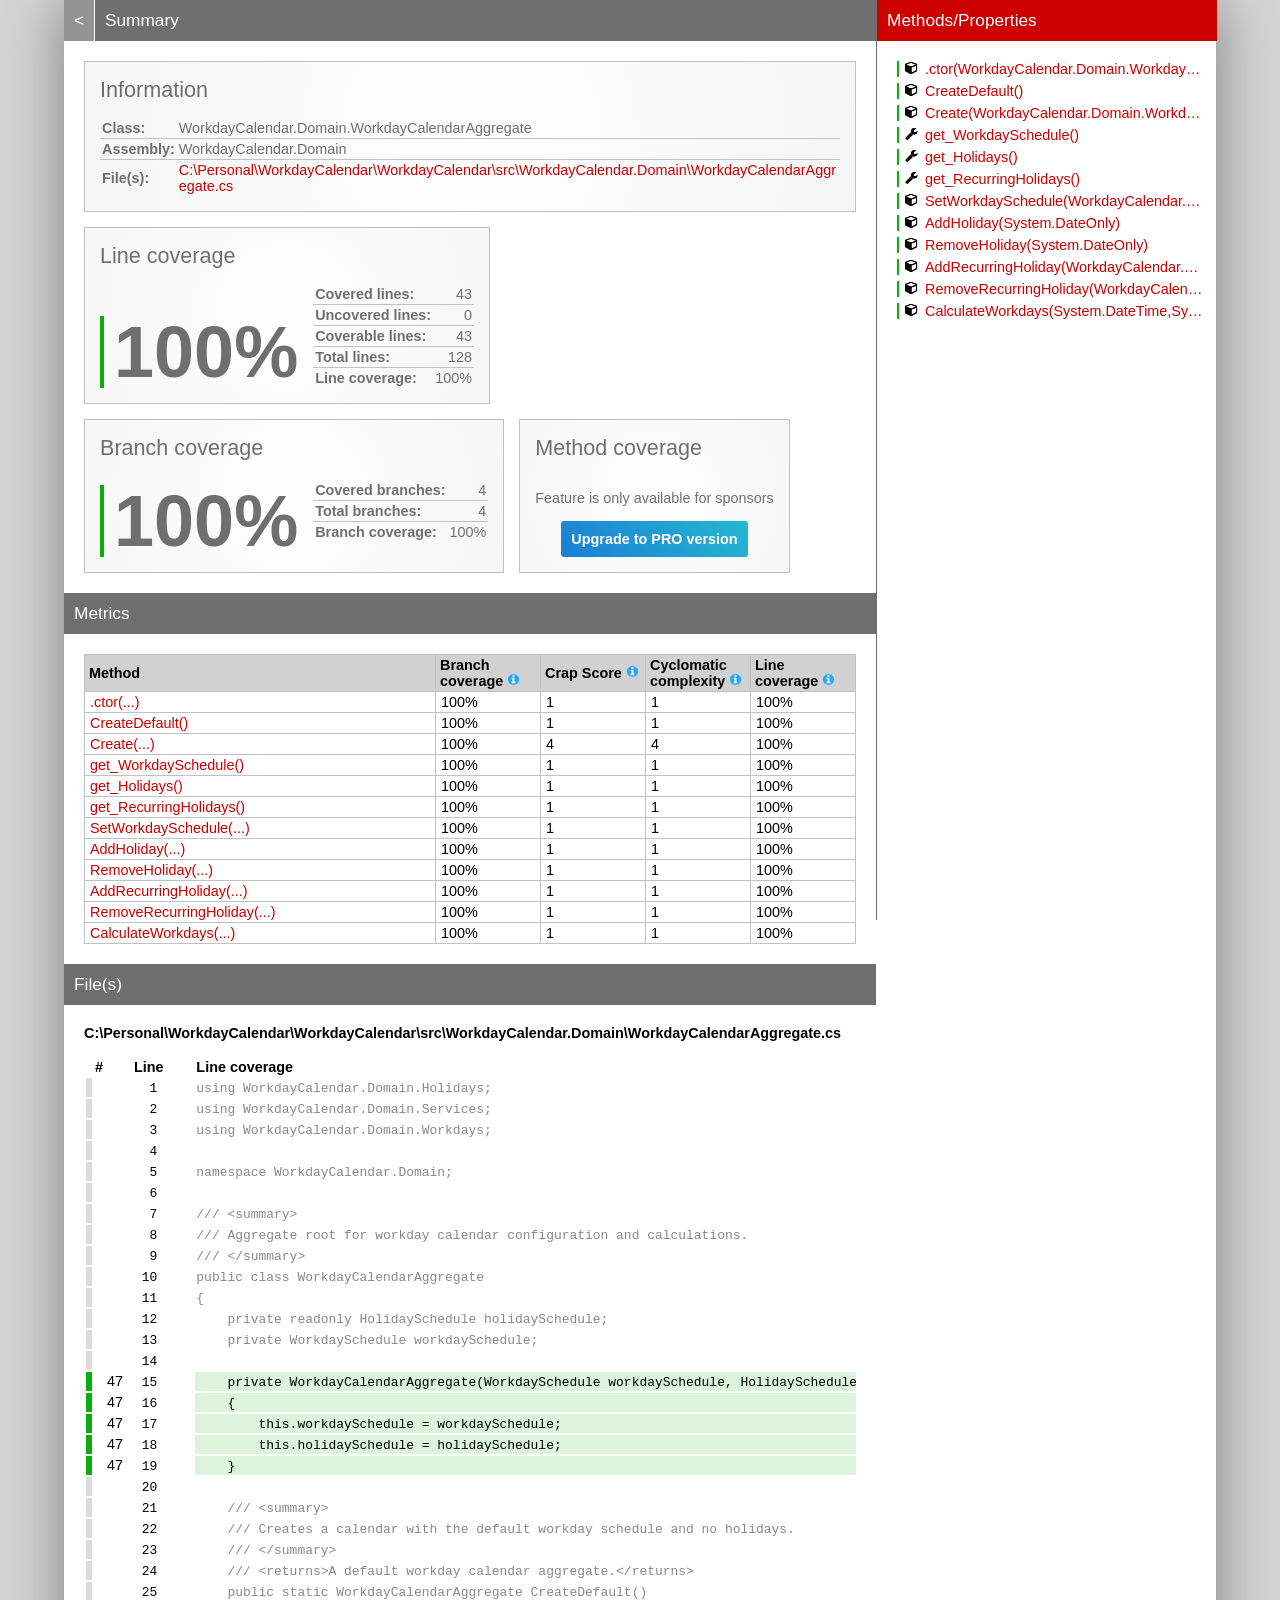
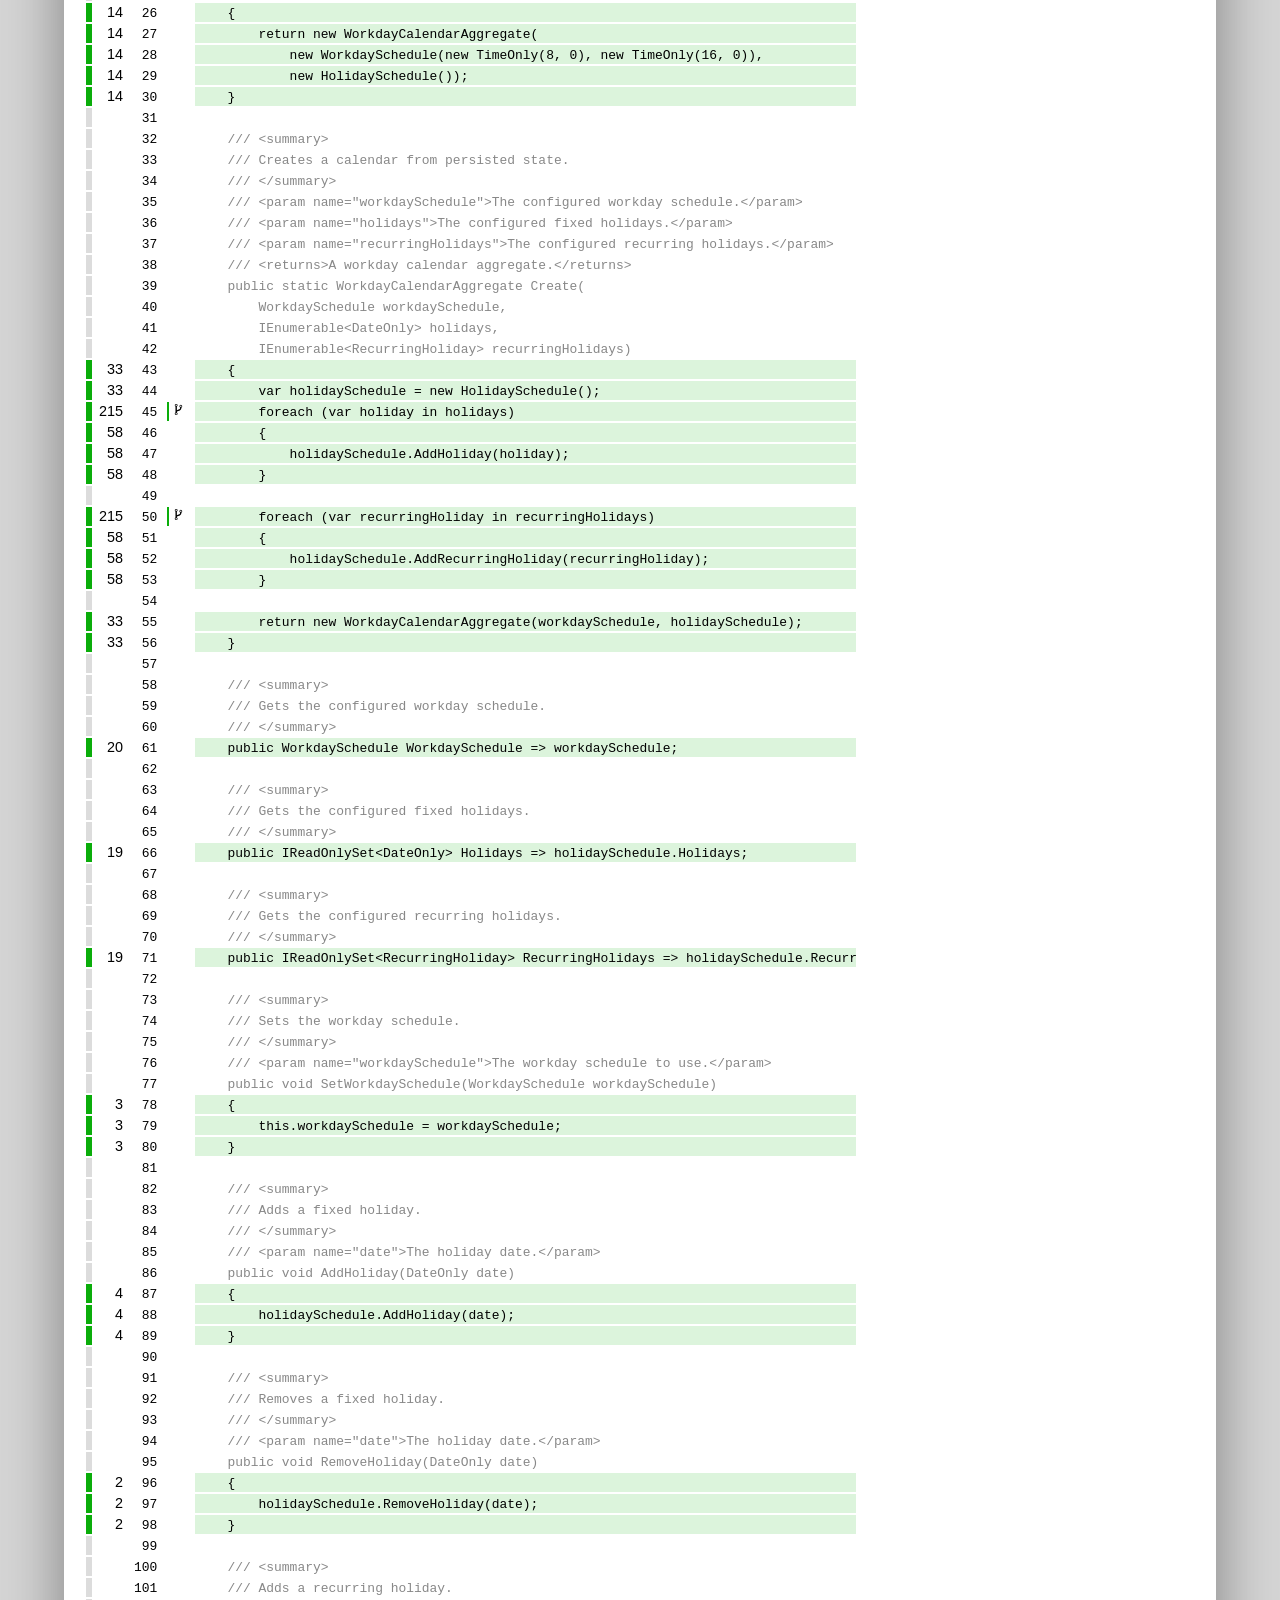
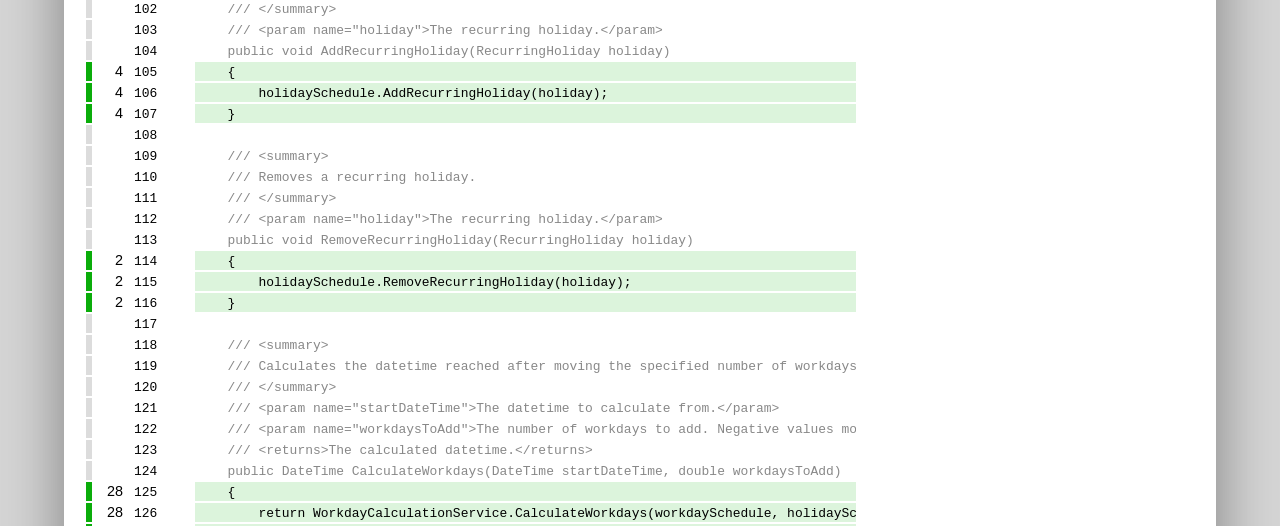
<file: WorkdayCalendar/tests/CoverageReport/WorkdayCalendar.Domain_WorkdayCalendarAggregate.html>
<!DOCTYPE html>
<html>
<head>
<meta charset="utf-8" />
<meta name="viewport" content="width=device-width, initial-scale=1.0" />
<meta http-equiv="X-UA-Compatible" content="IE=EDGE,chrome=1" />
<link href="[data-uri]" rel="icon" type="image/x-icon" />
<title>WorkdayCalendar.Domain.WorkdayCalendarAggregate - Coverage Report</title>
<link rel="stylesheet" type="text/css" href="report.css" />
</head><body><div class="container"><div class="containerleft">
<h1><a href="index.html" class="back">&lt;</a> Summary</h1>
<div class="card-group">
<div class="card">
<div class="card-header">Information</div>
<div class="card-body">
<div class="table">
<table>
<tr>
<th>Class:</th>
<td class="limit-width " title="WorkdayCalendar.Domain.WorkdayCalendarAggregate">WorkdayCalendar.Domain.WorkdayCalendarAggregate</td>
</tr>
<tr>
<th>Assembly:</th>
<td class="limit-width " title="WorkdayCalendar.Domain">WorkdayCalendar.Domain</td>
</tr>
<tr>
<th>File(s):</th>
<td class="overflow-wrap"><a href="#CPersonalWorkdayCalendarWorkdayCalendarsrcWorkdayCalendarDomainWorkdayCalendarAggregatecs" class="navigatetohash">C:\Personal\WorkdayCalendar\WorkdayCalendar\src\WorkdayCalendar.Domain\WorkdayCalendarAggregate.cs</a></td>
</tr>
</table>
</div>
</div>
</div>
</div>
<div class="card-group">
<div class="card">
<div class="card-header">Line coverage</div>
<div class="card-body">
<div class="large cardpercentagebar cardpercentagebar0">100%</div>
<div class="table">
<table>
<tr>
<th>Covered lines:</th>
<td class="limit-width right" title="43">43</td>
</tr>
<tr>
<th>Uncovered lines:</th>
<td class="limit-width right" title="0">0</td>
</tr>
<tr>
<th>Coverable lines:</th>
<td class="limit-width right" title="43">43</td>
</tr>
<tr>
<th>Total lines:</th>
<td class="limit-width right" title="128">128</td>
</tr>
<tr>
<th>Line coverage:</th>
<td class="limit-width right" title="43 of 43">100%</td>
</tr>
</table>
</div>
</div>
</div>
<div class="card">
<div class="card-header">Branch coverage</div>
<div class="card-body">
<div class="large cardpercentagebar cardpercentagebar0">100%</div>
<div class="table">
<table>
<tr>
<th>Covered branches:</th>
<td class="limit-width right" title="4">4</td>
</tr>
<tr>
<th>Total branches:</th>
<td class="limit-width right" title="4">4</td>
</tr>
<tr>
<th>Branch coverage:</th>
<td class="limit-width right" title="4 of 4">100%</td>
</tr>
</table>
</div>
</div>
</div>
<div class="card">
<div class="card-header">Method coverage</div>
<div class="card-body">
<div class="center">
<p>Feature is only available for sponsors</p>
<a class="pro-button" href="https://reportgenerator.io/pro" target="_blank">Upgrade to PRO version</a>
</div>
</div>
</div>
</div>
<h1>Metrics</h1>
<div class="table-responsive">
<table class="overview table-fixed">
<colgroup>
<col class="column-min-200" />
<col class="column105" />
<col class="column105" />
<col class="column105" />
<col class="column105" />
</colgroup>
<thead><tr><th>Method</th><th>Branch coverage <a href="https://en.wikipedia.org/wiki/Code_coverage" target="_blank"><i class="icon-info-circled"></i></a></th><th>Crap Score <a href="https://googletesting.blogspot.de/2011/02/this-code-is-crap.html" target="_blank"><i class="icon-info-circled"></i></a></th><th>Cyclomatic complexity <a href="https://en.wikipedia.org/wiki/Cyclomatic_complexity" target="_blank"><i class="icon-info-circled"></i></a></th><th>Line coverage <a href="https://en.wikipedia.org/wiki/Code_coverage" target="_blank"><i class="icon-info-circled"></i></a></th></tr></thead>
<tbody>
<tr><td title=".ctor(WorkdayCalendar.Domain.Workdays.WorkdaySchedule,WorkdayCalendar.Domain.Holidays.HolidaySchedule)"><a href="#file0_line15" class="navigatetohash">.ctor(...)</a></td><td>100%</td><td>1</td><td>1</td><td>100%</td></tr>
<tr><td title="CreateDefault()"><a href="#file0_line26" class="navigatetohash">CreateDefault()</a></td><td>100%</td><td>1</td><td>1</td><td>100%</td></tr>
<tr><td title="Create(WorkdayCalendar.Domain.Workdays.WorkdaySchedule,System.Collections.Generic.IEnumerable`1&lt;System.DateOnly&gt;,System.Collections.Generic.IEnumerable`1&lt;WorkdayCalendar.Domain.Holidays.RecurringHoliday&gt;)"><a href="#file0_line43" class="navigatetohash">Create(...)</a></td><td>100%</td><td>4</td><td>4</td><td>100%</td></tr>
<tr><td title="get_WorkdaySchedule()"><a href="#file0_line61" class="navigatetohash">get_WorkdaySchedule()</a></td><td>100%</td><td>1</td><td>1</td><td>100%</td></tr>
<tr><td title="get_Holidays()"><a href="#file0_line66" class="navigatetohash">get_Holidays()</a></td><td>100%</td><td>1</td><td>1</td><td>100%</td></tr>
<tr><td title="get_RecurringHolidays()"><a href="#file0_line71" class="navigatetohash">get_RecurringHolidays()</a></td><td>100%</td><td>1</td><td>1</td><td>100%</td></tr>
<tr><td title="SetWorkdaySchedule(WorkdayCalendar.Domain.Workdays.WorkdaySchedule)"><a href="#file0_line78" class="navigatetohash">SetWorkdaySchedule(...)</a></td><td>100%</td><td>1</td><td>1</td><td>100%</td></tr>
<tr><td title="AddHoliday(System.DateOnly)"><a href="#file0_line87" class="navigatetohash">AddHoliday(...)</a></td><td>100%</td><td>1</td><td>1</td><td>100%</td></tr>
<tr><td title="RemoveHoliday(System.DateOnly)"><a href="#file0_line96" class="navigatetohash">RemoveHoliday(...)</a></td><td>100%</td><td>1</td><td>1</td><td>100%</td></tr>
<tr><td title="AddRecurringHoliday(WorkdayCalendar.Domain.Holidays.RecurringHoliday)"><a href="#file0_line105" class="navigatetohash">AddRecurringHoliday(...)</a></td><td>100%</td><td>1</td><td>1</td><td>100%</td></tr>
<tr><td title="RemoveRecurringHoliday(WorkdayCalendar.Domain.Holidays.RecurringHoliday)"><a href="#file0_line114" class="navigatetohash">RemoveRecurringHoliday(...)</a></td><td>100%</td><td>1</td><td>1</td><td>100%</td></tr>
<tr><td title="CalculateWorkdays(System.DateTime,System.Double)"><a href="#file0_line125" class="navigatetohash">CalculateWorkdays(...)</a></td><td>100%</td><td>1</td><td>1</td><td>100%</td></tr>
</tbody>
</table>
</div>
<h1>File(s)</h1>
<h2 id="CPersonalWorkdayCalendarWorkdayCalendarsrcWorkdayCalendarDomainWorkdayCalendarAggregatecs">C:\Personal\WorkdayCalendar\WorkdayCalendar\src\WorkdayCalendar.Domain\WorkdayCalendarAggregate.cs</h2>
<div class="table-responsive">
<table class="lineAnalysis">
<thead><tr><th></th><th>#</th><th>Line</th><th></th><th>Line coverage</th></tr></thead>
<tbody>
<tr class="" title="Not coverable" data-coverage="{'AllTestMethods': {'VC': '', 'LVS': 'gray'}}"><td class="gray">&nbsp;</td><td class="leftmargin rightmargin right"></td><td class="rightmargin right"><a id="file0_line1"></a><code>1</code></td><td></td><td class="lightgray"><code>using&nbsp;WorkdayCalendar.Domain.Holidays;</code></td></tr>
<tr class="" title="Not coverable" data-coverage="{'AllTestMethods': {'VC': '', 'LVS': 'gray'}}"><td class="gray">&nbsp;</td><td class="leftmargin rightmargin right"></td><td class="rightmargin right"><a id="file0_line2"></a><code>2</code></td><td></td><td class="lightgray"><code>using&nbsp;WorkdayCalendar.Domain.Services;</code></td></tr>
<tr class="" title="Not coverable" data-coverage="{'AllTestMethods': {'VC': '', 'LVS': 'gray'}}"><td class="gray">&nbsp;</td><td class="leftmargin rightmargin right"></td><td class="rightmargin right"><a id="file0_line3"></a><code>3</code></td><td></td><td class="lightgray"><code>using&nbsp;WorkdayCalendar.Domain.Workdays;</code></td></tr>
<tr class="" title="Not coverable" data-coverage="{'AllTestMethods': {'VC': '', 'LVS': 'gray'}}"><td class="gray">&nbsp;</td><td class="leftmargin rightmargin right"></td><td class="rightmargin right"><a id="file0_line4"></a><code>4</code></td><td></td><td class="lightgray"><code></code></td></tr>
<tr class="" title="Not coverable" data-coverage="{'AllTestMethods': {'VC': '', 'LVS': 'gray'}}"><td class="gray">&nbsp;</td><td class="leftmargin rightmargin right"></td><td class="rightmargin right"><a id="file0_line5"></a><code>5</code></td><td></td><td class="lightgray"><code>namespace&nbsp;WorkdayCalendar.Domain;</code></td></tr>
<tr class="" title="Not coverable" data-coverage="{'AllTestMethods': {'VC': '', 'LVS': 'gray'}}"><td class="gray">&nbsp;</td><td class="leftmargin rightmargin right"></td><td class="rightmargin right"><a id="file0_line6"></a><code>6</code></td><td></td><td class="lightgray"><code></code></td></tr>
<tr class="" title="Not coverable" data-coverage="{'AllTestMethods': {'VC': '', 'LVS': 'gray'}}"><td class="gray">&nbsp;</td><td class="leftmargin rightmargin right"></td><td class="rightmargin right"><a id="file0_line7"></a><code>7</code></td><td></td><td class="lightgray"><code>///&nbsp;&lt;summary&gt;</code></td></tr>
<tr class="" title="Not coverable" data-coverage="{'AllTestMethods': {'VC': '', 'LVS': 'gray'}}"><td class="gray">&nbsp;</td><td class="leftmargin rightmargin right"></td><td class="rightmargin right"><a id="file0_line8"></a><code>8</code></td><td></td><td class="lightgray"><code>///&nbsp;Aggregate&nbsp;root&nbsp;for&nbsp;workday&nbsp;calendar&nbsp;configuration&nbsp;and&nbsp;calculations.</code></td></tr>
<tr class="" title="Not coverable" data-coverage="{'AllTestMethods': {'VC': '', 'LVS': 'gray'}}"><td class="gray">&nbsp;</td><td class="leftmargin rightmargin right"></td><td class="rightmargin right"><a id="file0_line9"></a><code>9</code></td><td></td><td class="lightgray"><code>///&nbsp;&lt;/summary&gt;</code></td></tr>
<tr class="" title="Not coverable" data-coverage="{'AllTestMethods': {'VC': '', 'LVS': 'gray'}}"><td class="gray">&nbsp;</td><td class="leftmargin rightmargin right"></td><td class="rightmargin right"><a id="file0_line10"></a><code>10</code></td><td></td><td class="lightgray"><code>public&nbsp;class&nbsp;WorkdayCalendarAggregate</code></td></tr>
<tr class="" title="Not coverable" data-coverage="{'AllTestMethods': {'VC': '', 'LVS': 'gray'}}"><td class="gray">&nbsp;</td><td class="leftmargin rightmargin right"></td><td class="rightmargin right"><a id="file0_line11"></a><code>11</code></td><td></td><td class="lightgray"><code>{</code></td></tr>
<tr class="" title="Not coverable" data-coverage="{'AllTestMethods': {'VC': '', 'LVS': 'gray'}}"><td class="gray">&nbsp;</td><td class="leftmargin rightmargin right"></td><td class="rightmargin right"><a id="file0_line12"></a><code>12</code></td><td></td><td class="lightgray"><code>&nbsp;&nbsp;&nbsp;&nbsp;private&nbsp;readonly&nbsp;HolidaySchedule&nbsp;holidaySchedule;</code></td></tr>
<tr class="" title="Not coverable" data-coverage="{'AllTestMethods': {'VC': '', 'LVS': 'gray'}}"><td class="gray">&nbsp;</td><td class="leftmargin rightmargin right"></td><td class="rightmargin right"><a id="file0_line13"></a><code>13</code></td><td></td><td class="lightgray"><code>&nbsp;&nbsp;&nbsp;&nbsp;private&nbsp;WorkdaySchedule&nbsp;workdaySchedule;</code></td></tr>
<tr class="" title="Not coverable" data-coverage="{'AllTestMethods': {'VC': '', 'LVS': 'gray'}}"><td class="gray">&nbsp;</td><td class="leftmargin rightmargin right"></td><td class="rightmargin right"><a id="file0_line14"></a><code>14</code></td><td></td><td class="lightgray"><code></code></td></tr>
<tr class="coverableline" title="Covered (47 visits)" data-coverage="{'AllTestMethods': {'VC': '47', 'LVS': 'green'}}"><td class="green">&nbsp;</td><td class="leftmargin rightmargin right">47</td><td class="rightmargin right"><a id="file0_line15"></a><code>15</code></td><td></td><td class="lightgreen"><code>&nbsp;&nbsp;&nbsp;&nbsp;private&nbsp;WorkdayCalendarAggregate(WorkdaySchedule&nbsp;workdaySchedule,&nbsp;HolidaySchedule&nbsp;holidaySchedule)</code></td></tr>
<tr class="coverableline" title="Covered (47 visits)" data-coverage="{'AllTestMethods': {'VC': '47', 'LVS': 'green'}}"><td class="green">&nbsp;</td><td class="leftmargin rightmargin right">47</td><td class="rightmargin right"><a id="file0_line16"></a><code>16</code></td><td></td><td class="lightgreen"><code>&nbsp;&nbsp;&nbsp;&nbsp;{</code></td></tr>
<tr class="coverableline" title="Covered (47 visits)" data-coverage="{'AllTestMethods': {'VC': '47', 'LVS': 'green'}}"><td class="green">&nbsp;</td><td class="leftmargin rightmargin right">47</td><td class="rightmargin right"><a id="file0_line17"></a><code>17</code></td><td></td><td class="lightgreen"><code>&nbsp;&nbsp;&nbsp;&nbsp;&nbsp;&nbsp;&nbsp;&nbsp;this.workdaySchedule&nbsp;=&nbsp;workdaySchedule;</code></td></tr>
<tr class="coverableline" title="Covered (47 visits)" data-coverage="{'AllTestMethods': {'VC': '47', 'LVS': 'green'}}"><td class="green">&nbsp;</td><td class="leftmargin rightmargin right">47</td><td class="rightmargin right"><a id="file0_line18"></a><code>18</code></td><td></td><td class="lightgreen"><code>&nbsp;&nbsp;&nbsp;&nbsp;&nbsp;&nbsp;&nbsp;&nbsp;this.holidaySchedule&nbsp;=&nbsp;holidaySchedule;</code></td></tr>
<tr class="coverableline" title="Covered (47 visits)" data-coverage="{'AllTestMethods': {'VC': '47', 'LVS': 'green'}}"><td class="green">&nbsp;</td><td class="leftmargin rightmargin right">47</td><td class="rightmargin right"><a id="file0_line19"></a><code>19</code></td><td></td><td class="lightgreen"><code>&nbsp;&nbsp;&nbsp;&nbsp;}</code></td></tr>
<tr class="" title="Not coverable" data-coverage="{'AllTestMethods': {'VC': '', 'LVS': 'gray'}}"><td class="gray">&nbsp;</td><td class="leftmargin rightmargin right"></td><td class="rightmargin right"><a id="file0_line20"></a><code>20</code></td><td></td><td class="lightgray"><code></code></td></tr>
<tr class="" title="Not coverable" data-coverage="{'AllTestMethods': {'VC': '', 'LVS': 'gray'}}"><td class="gray">&nbsp;</td><td class="leftmargin rightmargin right"></td><td class="rightmargin right"><a id="file0_line21"></a><code>21</code></td><td></td><td class="lightgray"><code>&nbsp;&nbsp;&nbsp;&nbsp;///&nbsp;&lt;summary&gt;</code></td></tr>
<tr class="" title="Not coverable" data-coverage="{'AllTestMethods': {'VC': '', 'LVS': 'gray'}}"><td class="gray">&nbsp;</td><td class="leftmargin rightmargin right"></td><td class="rightmargin right"><a id="file0_line22"></a><code>22</code></td><td></td><td class="lightgray"><code>&nbsp;&nbsp;&nbsp;&nbsp;///&nbsp;Creates&nbsp;a&nbsp;calendar&nbsp;with&nbsp;the&nbsp;default&nbsp;workday&nbsp;schedule&nbsp;and&nbsp;no&nbsp;holidays.</code></td></tr>
<tr class="" title="Not coverable" data-coverage="{'AllTestMethods': {'VC': '', 'LVS': 'gray'}}"><td class="gray">&nbsp;</td><td class="leftmargin rightmargin right"></td><td class="rightmargin right"><a id="file0_line23"></a><code>23</code></td><td></td><td class="lightgray"><code>&nbsp;&nbsp;&nbsp;&nbsp;///&nbsp;&lt;/summary&gt;</code></td></tr>
<tr class="" title="Not coverable" data-coverage="{'AllTestMethods': {'VC': '', 'LVS': 'gray'}}"><td class="gray">&nbsp;</td><td class="leftmargin rightmargin right"></td><td class="rightmargin right"><a id="file0_line24"></a><code>24</code></td><td></td><td class="lightgray"><code>&nbsp;&nbsp;&nbsp;&nbsp;///&nbsp;&lt;returns&gt;A&nbsp;default&nbsp;workday&nbsp;calendar&nbsp;aggregate.&lt;/returns&gt;</code></td></tr>
<tr class="" title="Not coverable" data-coverage="{'AllTestMethods': {'VC': '', 'LVS': 'gray'}}"><td class="gray">&nbsp;</td><td class="leftmargin rightmargin right"></td><td class="rightmargin right"><a id="file0_line25"></a><code>25</code></td><td></td><td class="lightgray"><code>&nbsp;&nbsp;&nbsp;&nbsp;public&nbsp;static&nbsp;WorkdayCalendarAggregate&nbsp;CreateDefault()</code></td></tr>
<tr class="coverableline" title="Covered (14 visits)" data-coverage="{'AllTestMethods': {'VC': '14', 'LVS': 'green'}}"><td class="green">&nbsp;</td><td class="leftmargin rightmargin right">14</td><td class="rightmargin right"><a id="file0_line26"></a><code>26</code></td><td></td><td class="lightgreen"><code>&nbsp;&nbsp;&nbsp;&nbsp;{</code></td></tr>
<tr class="coverableline" title="Covered (14 visits)" data-coverage="{'AllTestMethods': {'VC': '14', 'LVS': 'green'}}"><td class="green">&nbsp;</td><td class="leftmargin rightmargin right">14</td><td class="rightmargin right"><a id="file0_line27"></a><code>27</code></td><td></td><td class="lightgreen"><code>&nbsp;&nbsp;&nbsp;&nbsp;&nbsp;&nbsp;&nbsp;&nbsp;return&nbsp;new&nbsp;WorkdayCalendarAggregate(</code></td></tr>
<tr class="coverableline" title="Covered (14 visits)" data-coverage="{'AllTestMethods': {'VC': '14', 'LVS': 'green'}}"><td class="green">&nbsp;</td><td class="leftmargin rightmargin right">14</td><td class="rightmargin right"><a id="file0_line28"></a><code>28</code></td><td></td><td class="lightgreen"><code>&nbsp;&nbsp;&nbsp;&nbsp;&nbsp;&nbsp;&nbsp;&nbsp;&nbsp;&nbsp;&nbsp;&nbsp;new&nbsp;WorkdaySchedule(new&nbsp;TimeOnly(8,&nbsp;0),&nbsp;new&nbsp;TimeOnly(16,&nbsp;0)),</code></td></tr>
<tr class="coverableline" title="Covered (14 visits)" data-coverage="{'AllTestMethods': {'VC': '14', 'LVS': 'green'}}"><td class="green">&nbsp;</td><td class="leftmargin rightmargin right">14</td><td class="rightmargin right"><a id="file0_line29"></a><code>29</code></td><td></td><td class="lightgreen"><code>&nbsp;&nbsp;&nbsp;&nbsp;&nbsp;&nbsp;&nbsp;&nbsp;&nbsp;&nbsp;&nbsp;&nbsp;new&nbsp;HolidaySchedule());</code></td></tr>
<tr class="coverableline" title="Covered (14 visits)" data-coverage="{'AllTestMethods': {'VC': '14', 'LVS': 'green'}}"><td class="green">&nbsp;</td><td class="leftmargin rightmargin right">14</td><td class="rightmargin right"><a id="file0_line30"></a><code>30</code></td><td></td><td class="lightgreen"><code>&nbsp;&nbsp;&nbsp;&nbsp;}</code></td></tr>
<tr class="" title="Not coverable" data-coverage="{'AllTestMethods': {'VC': '', 'LVS': 'gray'}}"><td class="gray">&nbsp;</td><td class="leftmargin rightmargin right"></td><td class="rightmargin right"><a id="file0_line31"></a><code>31</code></td><td></td><td class="lightgray"><code></code></td></tr>
<tr class="" title="Not coverable" data-coverage="{'AllTestMethods': {'VC': '', 'LVS': 'gray'}}"><td class="gray">&nbsp;</td><td class="leftmargin rightmargin right"></td><td class="rightmargin right"><a id="file0_line32"></a><code>32</code></td><td></td><td class="lightgray"><code>&nbsp;&nbsp;&nbsp;&nbsp;///&nbsp;&lt;summary&gt;</code></td></tr>
<tr class="" title="Not coverable" data-coverage="{'AllTestMethods': {'VC': '', 'LVS': 'gray'}}"><td class="gray">&nbsp;</td><td class="leftmargin rightmargin right"></td><td class="rightmargin right"><a id="file0_line33"></a><code>33</code></td><td></td><td class="lightgray"><code>&nbsp;&nbsp;&nbsp;&nbsp;///&nbsp;Creates&nbsp;a&nbsp;calendar&nbsp;from&nbsp;persisted&nbsp;state.</code></td></tr>
<tr class="" title="Not coverable" data-coverage="{'AllTestMethods': {'VC': '', 'LVS': 'gray'}}"><td class="gray">&nbsp;</td><td class="leftmargin rightmargin right"></td><td class="rightmargin right"><a id="file0_line34"></a><code>34</code></td><td></td><td class="lightgray"><code>&nbsp;&nbsp;&nbsp;&nbsp;///&nbsp;&lt;/summary&gt;</code></td></tr>
<tr class="" title="Not coverable" data-coverage="{'AllTestMethods': {'VC': '', 'LVS': 'gray'}}"><td class="gray">&nbsp;</td><td class="leftmargin rightmargin right"></td><td class="rightmargin right"><a id="file0_line35"></a><code>35</code></td><td></td><td class="lightgray"><code>&nbsp;&nbsp;&nbsp;&nbsp;///&nbsp;&lt;param&nbsp;name=&quot;workdaySchedule&quot;&gt;The&nbsp;configured&nbsp;workday&nbsp;schedule.&lt;/param&gt;</code></td></tr>
<tr class="" title="Not coverable" data-coverage="{'AllTestMethods': {'VC': '', 'LVS': 'gray'}}"><td class="gray">&nbsp;</td><td class="leftmargin rightmargin right"></td><td class="rightmargin right"><a id="file0_line36"></a><code>36</code></td><td></td><td class="lightgray"><code>&nbsp;&nbsp;&nbsp;&nbsp;///&nbsp;&lt;param&nbsp;name=&quot;holidays&quot;&gt;The&nbsp;configured&nbsp;fixed&nbsp;holidays.&lt;/param&gt;</code></td></tr>
<tr class="" title="Not coverable" data-coverage="{'AllTestMethods': {'VC': '', 'LVS': 'gray'}}"><td class="gray">&nbsp;</td><td class="leftmargin rightmargin right"></td><td class="rightmargin right"><a id="file0_line37"></a><code>37</code></td><td></td><td class="lightgray"><code>&nbsp;&nbsp;&nbsp;&nbsp;///&nbsp;&lt;param&nbsp;name=&quot;recurringHolidays&quot;&gt;The&nbsp;configured&nbsp;recurring&nbsp;holidays.&lt;/param&gt;</code></td></tr>
<tr class="" title="Not coverable" data-coverage="{'AllTestMethods': {'VC': '', 'LVS': 'gray'}}"><td class="gray">&nbsp;</td><td class="leftmargin rightmargin right"></td><td class="rightmargin right"><a id="file0_line38"></a><code>38</code></td><td></td><td class="lightgray"><code>&nbsp;&nbsp;&nbsp;&nbsp;///&nbsp;&lt;returns&gt;A&nbsp;workday&nbsp;calendar&nbsp;aggregate.&lt;/returns&gt;</code></td></tr>
<tr class="" title="Not coverable" data-coverage="{'AllTestMethods': {'VC': '', 'LVS': 'gray'}}"><td class="gray">&nbsp;</td><td class="leftmargin rightmargin right"></td><td class="rightmargin right"><a id="file0_line39"></a><code>39</code></td><td></td><td class="lightgray"><code>&nbsp;&nbsp;&nbsp;&nbsp;public&nbsp;static&nbsp;WorkdayCalendarAggregate&nbsp;Create(</code></td></tr>
<tr class="" title="Not coverable" data-coverage="{'AllTestMethods': {'VC': '', 'LVS': 'gray'}}"><td class="gray">&nbsp;</td><td class="leftmargin rightmargin right"></td><td class="rightmargin right"><a id="file0_line40"></a><code>40</code></td><td></td><td class="lightgray"><code>&nbsp;&nbsp;&nbsp;&nbsp;&nbsp;&nbsp;&nbsp;&nbsp;WorkdaySchedule&nbsp;workdaySchedule,</code></td></tr>
<tr class="" title="Not coverable" data-coverage="{'AllTestMethods': {'VC': '', 'LVS': 'gray'}}"><td class="gray">&nbsp;</td><td class="leftmargin rightmargin right"></td><td class="rightmargin right"><a id="file0_line41"></a><code>41</code></td><td></td><td class="lightgray"><code>&nbsp;&nbsp;&nbsp;&nbsp;&nbsp;&nbsp;&nbsp;&nbsp;IEnumerable&lt;DateOnly&gt;&nbsp;holidays,</code></td></tr>
<tr class="" title="Not coverable" data-coverage="{'AllTestMethods': {'VC': '', 'LVS': 'gray'}}"><td class="gray">&nbsp;</td><td class="leftmargin rightmargin right"></td><td class="rightmargin right"><a id="file0_line42"></a><code>42</code></td><td></td><td class="lightgray"><code>&nbsp;&nbsp;&nbsp;&nbsp;&nbsp;&nbsp;&nbsp;&nbsp;IEnumerable&lt;RecurringHoliday&gt;&nbsp;recurringHolidays)</code></td></tr>
<tr class="coverableline" title="Covered (33 visits)" data-coverage="{'AllTestMethods': {'VC': '33', 'LVS': 'green'}}"><td class="green">&nbsp;</td><td class="leftmargin rightmargin right">33</td><td class="rightmargin right"><a id="file0_line43"></a><code>43</code></td><td></td><td class="lightgreen"><code>&nbsp;&nbsp;&nbsp;&nbsp;{</code></td></tr>
<tr class="coverableline" title="Covered (33 visits)" data-coverage="{'AllTestMethods': {'VC': '33', 'LVS': 'green'}}"><td class="green">&nbsp;</td><td class="leftmargin rightmargin right">33</td><td class="rightmargin right"><a id="file0_line44"></a><code>44</code></td><td></td><td class="lightgreen"><code>&nbsp;&nbsp;&nbsp;&nbsp;&nbsp;&nbsp;&nbsp;&nbsp;var&nbsp;holidaySchedule&nbsp;=&nbsp;new&nbsp;HolidaySchedule();</code></td></tr>
<tr class="coverableline" title="Covered (215 visits, 2 of 2 branches are covered)" data-coverage="{'AllTestMethods': {'VC': '215', 'LVS': 'green'}}"><td class="green">&nbsp;</td><td class="leftmargin rightmargin right">215</td><td class="rightmargin right"><a id="file0_line45"></a><code>45</code></td><td class="percentagebar percentagebar100"><i class="icon-fork"></i></td><td class="lightgreen"><code>&nbsp;&nbsp;&nbsp;&nbsp;&nbsp;&nbsp;&nbsp;&nbsp;foreach&nbsp;(var&nbsp;holiday&nbsp;in&nbsp;holidays)</code></td></tr>
<tr class="coverableline" title="Covered (58 visits)" data-coverage="{'AllTestMethods': {'VC': '58', 'LVS': 'green'}}"><td class="green">&nbsp;</td><td class="leftmargin rightmargin right">58</td><td class="rightmargin right"><a id="file0_line46"></a><code>46</code></td><td></td><td class="lightgreen"><code>&nbsp;&nbsp;&nbsp;&nbsp;&nbsp;&nbsp;&nbsp;&nbsp;{</code></td></tr>
<tr class="coverableline" title="Covered (58 visits)" data-coverage="{'AllTestMethods': {'VC': '58', 'LVS': 'green'}}"><td class="green">&nbsp;</td><td class="leftmargin rightmargin right">58</td><td class="rightmargin right"><a id="file0_line47"></a><code>47</code></td><td></td><td class="lightgreen"><code>&nbsp;&nbsp;&nbsp;&nbsp;&nbsp;&nbsp;&nbsp;&nbsp;&nbsp;&nbsp;&nbsp;&nbsp;holidaySchedule.AddHoliday(holiday);</code></td></tr>
<tr class="coverableline" title="Covered (58 visits)" data-coverage="{'AllTestMethods': {'VC': '58', 'LVS': 'green'}}"><td class="green">&nbsp;</td><td class="leftmargin rightmargin right">58</td><td class="rightmargin right"><a id="file0_line48"></a><code>48</code></td><td></td><td class="lightgreen"><code>&nbsp;&nbsp;&nbsp;&nbsp;&nbsp;&nbsp;&nbsp;&nbsp;}</code></td></tr>
<tr class="" title="Not coverable" data-coverage="{'AllTestMethods': {'VC': '', 'LVS': 'gray'}}"><td class="gray">&nbsp;</td><td class="leftmargin rightmargin right"></td><td class="rightmargin right"><a id="file0_line49"></a><code>49</code></td><td></td><td class="lightgray"><code></code></td></tr>
<tr class="coverableline" title="Covered (215 visits, 2 of 2 branches are covered)" data-coverage="{'AllTestMethods': {'VC': '215', 'LVS': 'green'}}"><td class="green">&nbsp;</td><td class="leftmargin rightmargin right">215</td><td class="rightmargin right"><a id="file0_line50"></a><code>50</code></td><td class="percentagebar percentagebar100"><i class="icon-fork"></i></td><td class="lightgreen"><code>&nbsp;&nbsp;&nbsp;&nbsp;&nbsp;&nbsp;&nbsp;&nbsp;foreach&nbsp;(var&nbsp;recurringHoliday&nbsp;in&nbsp;recurringHolidays)</code></td></tr>
<tr class="coverableline" title="Covered (58 visits)" data-coverage="{'AllTestMethods': {'VC': '58', 'LVS': 'green'}}"><td class="green">&nbsp;</td><td class="leftmargin rightmargin right">58</td><td class="rightmargin right"><a id="file0_line51"></a><code>51</code></td><td></td><td class="lightgreen"><code>&nbsp;&nbsp;&nbsp;&nbsp;&nbsp;&nbsp;&nbsp;&nbsp;{</code></td></tr>
<tr class="coverableline" title="Covered (58 visits)" data-coverage="{'AllTestMethods': {'VC': '58', 'LVS': 'green'}}"><td class="green">&nbsp;</td><td class="leftmargin rightmargin right">58</td><td class="rightmargin right"><a id="file0_line52"></a><code>52</code></td><td></td><td class="lightgreen"><code>&nbsp;&nbsp;&nbsp;&nbsp;&nbsp;&nbsp;&nbsp;&nbsp;&nbsp;&nbsp;&nbsp;&nbsp;holidaySchedule.AddRecurringHoliday(recurringHoliday);</code></td></tr>
<tr class="coverableline" title="Covered (58 visits)" data-coverage="{'AllTestMethods': {'VC': '58', 'LVS': 'green'}}"><td class="green">&nbsp;</td><td class="leftmargin rightmargin right">58</td><td class="rightmargin right"><a id="file0_line53"></a><code>53</code></td><td></td><td class="lightgreen"><code>&nbsp;&nbsp;&nbsp;&nbsp;&nbsp;&nbsp;&nbsp;&nbsp;}</code></td></tr>
<tr class="" title="Not coverable" data-coverage="{'AllTestMethods': {'VC': '', 'LVS': 'gray'}}"><td class="gray">&nbsp;</td><td class="leftmargin rightmargin right"></td><td class="rightmargin right"><a id="file0_line54"></a><code>54</code></td><td></td><td class="lightgray"><code></code></td></tr>
<tr class="coverableline" title="Covered (33 visits)" data-coverage="{'AllTestMethods': {'VC': '33', 'LVS': 'green'}}"><td class="green">&nbsp;</td><td class="leftmargin rightmargin right">33</td><td class="rightmargin right"><a id="file0_line55"></a><code>55</code></td><td></td><td class="lightgreen"><code>&nbsp;&nbsp;&nbsp;&nbsp;&nbsp;&nbsp;&nbsp;&nbsp;return&nbsp;new&nbsp;WorkdayCalendarAggregate(workdaySchedule,&nbsp;holidaySchedule);</code></td></tr>
<tr class="coverableline" title="Covered (33 visits)" data-coverage="{'AllTestMethods': {'VC': '33', 'LVS': 'green'}}"><td class="green">&nbsp;</td><td class="leftmargin rightmargin right">33</td><td class="rightmargin right"><a id="file0_line56"></a><code>56</code></td><td></td><td class="lightgreen"><code>&nbsp;&nbsp;&nbsp;&nbsp;}</code></td></tr>
<tr class="" title="Not coverable" data-coverage="{'AllTestMethods': {'VC': '', 'LVS': 'gray'}}"><td class="gray">&nbsp;</td><td class="leftmargin rightmargin right"></td><td class="rightmargin right"><a id="file0_line57"></a><code>57</code></td><td></td><td class="lightgray"><code></code></td></tr>
<tr class="" title="Not coverable" data-coverage="{'AllTestMethods': {'VC': '', 'LVS': 'gray'}}"><td class="gray">&nbsp;</td><td class="leftmargin rightmargin right"></td><td class="rightmargin right"><a id="file0_line58"></a><code>58</code></td><td></td><td class="lightgray"><code>&nbsp;&nbsp;&nbsp;&nbsp;///&nbsp;&lt;summary&gt;</code></td></tr>
<tr class="" title="Not coverable" data-coverage="{'AllTestMethods': {'VC': '', 'LVS': 'gray'}}"><td class="gray">&nbsp;</td><td class="leftmargin rightmargin right"></td><td class="rightmargin right"><a id="file0_line59"></a><code>59</code></td><td></td><td class="lightgray"><code>&nbsp;&nbsp;&nbsp;&nbsp;///&nbsp;Gets&nbsp;the&nbsp;configured&nbsp;workday&nbsp;schedule.</code></td></tr>
<tr class="" title="Not coverable" data-coverage="{'AllTestMethods': {'VC': '', 'LVS': 'gray'}}"><td class="gray">&nbsp;</td><td class="leftmargin rightmargin right"></td><td class="rightmargin right"><a id="file0_line60"></a><code>60</code></td><td></td><td class="lightgray"><code>&nbsp;&nbsp;&nbsp;&nbsp;///&nbsp;&lt;/summary&gt;</code></td></tr>
<tr class="coverableline" title="Covered (20 visits)" data-coverage="{'AllTestMethods': {'VC': '20', 'LVS': 'green'}}"><td class="green">&nbsp;</td><td class="leftmargin rightmargin right">20</td><td class="rightmargin right"><a id="file0_line61"></a><code>61</code></td><td></td><td class="lightgreen"><code>&nbsp;&nbsp;&nbsp;&nbsp;public&nbsp;WorkdaySchedule&nbsp;WorkdaySchedule&nbsp;=&gt;&nbsp;workdaySchedule;</code></td></tr>
<tr class="" title="Not coverable" data-coverage="{'AllTestMethods': {'VC': '', 'LVS': 'gray'}}"><td class="gray">&nbsp;</td><td class="leftmargin rightmargin right"></td><td class="rightmargin right"><a id="file0_line62"></a><code>62</code></td><td></td><td class="lightgray"><code></code></td></tr>
<tr class="" title="Not coverable" data-coverage="{'AllTestMethods': {'VC': '', 'LVS': 'gray'}}"><td class="gray">&nbsp;</td><td class="leftmargin rightmargin right"></td><td class="rightmargin right"><a id="file0_line63"></a><code>63</code></td><td></td><td class="lightgray"><code>&nbsp;&nbsp;&nbsp;&nbsp;///&nbsp;&lt;summary&gt;</code></td></tr>
<tr class="" title="Not coverable" data-coverage="{'AllTestMethods': {'VC': '', 'LVS': 'gray'}}"><td class="gray">&nbsp;</td><td class="leftmargin rightmargin right"></td><td class="rightmargin right"><a id="file0_line64"></a><code>64</code></td><td></td><td class="lightgray"><code>&nbsp;&nbsp;&nbsp;&nbsp;///&nbsp;Gets&nbsp;the&nbsp;configured&nbsp;fixed&nbsp;holidays.</code></td></tr>
<tr class="" title="Not coverable" data-coverage="{'AllTestMethods': {'VC': '', 'LVS': 'gray'}}"><td class="gray">&nbsp;</td><td class="leftmargin rightmargin right"></td><td class="rightmargin right"><a id="file0_line65"></a><code>65</code></td><td></td><td class="lightgray"><code>&nbsp;&nbsp;&nbsp;&nbsp;///&nbsp;&lt;/summary&gt;</code></td></tr>
<tr class="coverableline" title="Covered (19 visits)" data-coverage="{'AllTestMethods': {'VC': '19', 'LVS': 'green'}}"><td class="green">&nbsp;</td><td class="leftmargin rightmargin right">19</td><td class="rightmargin right"><a id="file0_line66"></a><code>66</code></td><td></td><td class="lightgreen"><code>&nbsp;&nbsp;&nbsp;&nbsp;public&nbsp;IReadOnlySet&lt;DateOnly&gt;&nbsp;Holidays&nbsp;=&gt;&nbsp;holidaySchedule.Holidays;</code></td></tr>
<tr class="" title="Not coverable" data-coverage="{'AllTestMethods': {'VC': '', 'LVS': 'gray'}}"><td class="gray">&nbsp;</td><td class="leftmargin rightmargin right"></td><td class="rightmargin right"><a id="file0_line67"></a><code>67</code></td><td></td><td class="lightgray"><code></code></td></tr>
<tr class="" title="Not coverable" data-coverage="{'AllTestMethods': {'VC': '', 'LVS': 'gray'}}"><td class="gray">&nbsp;</td><td class="leftmargin rightmargin right"></td><td class="rightmargin right"><a id="file0_line68"></a><code>68</code></td><td></td><td class="lightgray"><code>&nbsp;&nbsp;&nbsp;&nbsp;///&nbsp;&lt;summary&gt;</code></td></tr>
<tr class="" title="Not coverable" data-coverage="{'AllTestMethods': {'VC': '', 'LVS': 'gray'}}"><td class="gray">&nbsp;</td><td class="leftmargin rightmargin right"></td><td class="rightmargin right"><a id="file0_line69"></a><code>69</code></td><td></td><td class="lightgray"><code>&nbsp;&nbsp;&nbsp;&nbsp;///&nbsp;Gets&nbsp;the&nbsp;configured&nbsp;recurring&nbsp;holidays.</code></td></tr>
<tr class="" title="Not coverable" data-coverage="{'AllTestMethods': {'VC': '', 'LVS': 'gray'}}"><td class="gray">&nbsp;</td><td class="leftmargin rightmargin right"></td><td class="rightmargin right"><a id="file0_line70"></a><code>70</code></td><td></td><td class="lightgray"><code>&nbsp;&nbsp;&nbsp;&nbsp;///&nbsp;&lt;/summary&gt;</code></td></tr>
<tr class="coverableline" title="Covered (19 visits)" data-coverage="{'AllTestMethods': {'VC': '19', 'LVS': 'green'}}"><td class="green">&nbsp;</td><td class="leftmargin rightmargin right">19</td><td class="rightmargin right"><a id="file0_line71"></a><code>71</code></td><td></td><td class="lightgreen"><code>&nbsp;&nbsp;&nbsp;&nbsp;public&nbsp;IReadOnlySet&lt;RecurringHoliday&gt;&nbsp;RecurringHolidays&nbsp;=&gt;&nbsp;holidaySchedule.RecurringHolidays;</code></td></tr>
<tr class="" title="Not coverable" data-coverage="{'AllTestMethods': {'VC': '', 'LVS': 'gray'}}"><td class="gray">&nbsp;</td><td class="leftmargin rightmargin right"></td><td class="rightmargin right"><a id="file0_line72"></a><code>72</code></td><td></td><td class="lightgray"><code></code></td></tr>
<tr class="" title="Not coverable" data-coverage="{'AllTestMethods': {'VC': '', 'LVS': 'gray'}}"><td class="gray">&nbsp;</td><td class="leftmargin rightmargin right"></td><td class="rightmargin right"><a id="file0_line73"></a><code>73</code></td><td></td><td class="lightgray"><code>&nbsp;&nbsp;&nbsp;&nbsp;///&nbsp;&lt;summary&gt;</code></td></tr>
<tr class="" title="Not coverable" data-coverage="{'AllTestMethods': {'VC': '', 'LVS': 'gray'}}"><td class="gray">&nbsp;</td><td class="leftmargin rightmargin right"></td><td class="rightmargin right"><a id="file0_line74"></a><code>74</code></td><td></td><td class="lightgray"><code>&nbsp;&nbsp;&nbsp;&nbsp;///&nbsp;Sets&nbsp;the&nbsp;workday&nbsp;schedule.</code></td></tr>
<tr class="" title="Not coverable" data-coverage="{'AllTestMethods': {'VC': '', 'LVS': 'gray'}}"><td class="gray">&nbsp;</td><td class="leftmargin rightmargin right"></td><td class="rightmargin right"><a id="file0_line75"></a><code>75</code></td><td></td><td class="lightgray"><code>&nbsp;&nbsp;&nbsp;&nbsp;///&nbsp;&lt;/summary&gt;</code></td></tr>
<tr class="" title="Not coverable" data-coverage="{'AllTestMethods': {'VC': '', 'LVS': 'gray'}}"><td class="gray">&nbsp;</td><td class="leftmargin rightmargin right"></td><td class="rightmargin right"><a id="file0_line76"></a><code>76</code></td><td></td><td class="lightgray"><code>&nbsp;&nbsp;&nbsp;&nbsp;///&nbsp;&lt;param&nbsp;name=&quot;workdaySchedule&quot;&gt;The&nbsp;workday&nbsp;schedule&nbsp;to&nbsp;use.&lt;/param&gt;</code></td></tr>
<tr class="" title="Not coverable" data-coverage="{'AllTestMethods': {'VC': '', 'LVS': 'gray'}}"><td class="gray">&nbsp;</td><td class="leftmargin rightmargin right"></td><td class="rightmargin right"><a id="file0_line77"></a><code>77</code></td><td></td><td class="lightgray"><code>&nbsp;&nbsp;&nbsp;&nbsp;public&nbsp;void&nbsp;SetWorkdaySchedule(WorkdaySchedule&nbsp;workdaySchedule)</code></td></tr>
<tr class="coverableline" title="Covered (3 visits)" data-coverage="{'AllTestMethods': {'VC': '3', 'LVS': 'green'}}"><td class="green">&nbsp;</td><td class="leftmargin rightmargin right">3</td><td class="rightmargin right"><a id="file0_line78"></a><code>78</code></td><td></td><td class="lightgreen"><code>&nbsp;&nbsp;&nbsp;&nbsp;{</code></td></tr>
<tr class="coverableline" title="Covered (3 visits)" data-coverage="{'AllTestMethods': {'VC': '3', 'LVS': 'green'}}"><td class="green">&nbsp;</td><td class="leftmargin rightmargin right">3</td><td class="rightmargin right"><a id="file0_line79"></a><code>79</code></td><td></td><td class="lightgreen"><code>&nbsp;&nbsp;&nbsp;&nbsp;&nbsp;&nbsp;&nbsp;&nbsp;this.workdaySchedule&nbsp;=&nbsp;workdaySchedule;</code></td></tr>
<tr class="coverableline" title="Covered (3 visits)" data-coverage="{'AllTestMethods': {'VC': '3', 'LVS': 'green'}}"><td class="green">&nbsp;</td><td class="leftmargin rightmargin right">3</td><td class="rightmargin right"><a id="file0_line80"></a><code>80</code></td><td></td><td class="lightgreen"><code>&nbsp;&nbsp;&nbsp;&nbsp;}</code></td></tr>
<tr class="" title="Not coverable" data-coverage="{'AllTestMethods': {'VC': '', 'LVS': 'gray'}}"><td class="gray">&nbsp;</td><td class="leftmargin rightmargin right"></td><td class="rightmargin right"><a id="file0_line81"></a><code>81</code></td><td></td><td class="lightgray"><code></code></td></tr>
<tr class="" title="Not coverable" data-coverage="{'AllTestMethods': {'VC': '', 'LVS': 'gray'}}"><td class="gray">&nbsp;</td><td class="leftmargin rightmargin right"></td><td class="rightmargin right"><a id="file0_line82"></a><code>82</code></td><td></td><td class="lightgray"><code>&nbsp;&nbsp;&nbsp;&nbsp;///&nbsp;&lt;summary&gt;</code></td></tr>
<tr class="" title="Not coverable" data-coverage="{'AllTestMethods': {'VC': '', 'LVS': 'gray'}}"><td class="gray">&nbsp;</td><td class="leftmargin rightmargin right"></td><td class="rightmargin right"><a id="file0_line83"></a><code>83</code></td><td></td><td class="lightgray"><code>&nbsp;&nbsp;&nbsp;&nbsp;///&nbsp;Adds&nbsp;a&nbsp;fixed&nbsp;holiday.</code></td></tr>
<tr class="" title="Not coverable" data-coverage="{'AllTestMethods': {'VC': '', 'LVS': 'gray'}}"><td class="gray">&nbsp;</td><td class="leftmargin rightmargin right"></td><td class="rightmargin right"><a id="file0_line84"></a><code>84</code></td><td></td><td class="lightgray"><code>&nbsp;&nbsp;&nbsp;&nbsp;///&nbsp;&lt;/summary&gt;</code></td></tr>
<tr class="" title="Not coverable" data-coverage="{'AllTestMethods': {'VC': '', 'LVS': 'gray'}}"><td class="gray">&nbsp;</td><td class="leftmargin rightmargin right"></td><td class="rightmargin right"><a id="file0_line85"></a><code>85</code></td><td></td><td class="lightgray"><code>&nbsp;&nbsp;&nbsp;&nbsp;///&nbsp;&lt;param&nbsp;name=&quot;date&quot;&gt;The&nbsp;holiday&nbsp;date.&lt;/param&gt;</code></td></tr>
<tr class="" title="Not coverable" data-coverage="{'AllTestMethods': {'VC': '', 'LVS': 'gray'}}"><td class="gray">&nbsp;</td><td class="leftmargin rightmargin right"></td><td class="rightmargin right"><a id="file0_line86"></a><code>86</code></td><td></td><td class="lightgray"><code>&nbsp;&nbsp;&nbsp;&nbsp;public&nbsp;void&nbsp;AddHoliday(DateOnly&nbsp;date)</code></td></tr>
<tr class="coverableline" title="Covered (4 visits)" data-coverage="{'AllTestMethods': {'VC': '4', 'LVS': 'green'}}"><td class="green">&nbsp;</td><td class="leftmargin rightmargin right">4</td><td class="rightmargin right"><a id="file0_line87"></a><code>87</code></td><td></td><td class="lightgreen"><code>&nbsp;&nbsp;&nbsp;&nbsp;{</code></td></tr>
<tr class="coverableline" title="Covered (4 visits)" data-coverage="{'AllTestMethods': {'VC': '4', 'LVS': 'green'}}"><td class="green">&nbsp;</td><td class="leftmargin rightmargin right">4</td><td class="rightmargin right"><a id="file0_line88"></a><code>88</code></td><td></td><td class="lightgreen"><code>&nbsp;&nbsp;&nbsp;&nbsp;&nbsp;&nbsp;&nbsp;&nbsp;holidaySchedule.AddHoliday(date);</code></td></tr>
<tr class="coverableline" title="Covered (4 visits)" data-coverage="{'AllTestMethods': {'VC': '4', 'LVS': 'green'}}"><td class="green">&nbsp;</td><td class="leftmargin rightmargin right">4</td><td class="rightmargin right"><a id="file0_line89"></a><code>89</code></td><td></td><td class="lightgreen"><code>&nbsp;&nbsp;&nbsp;&nbsp;}</code></td></tr>
<tr class="" title="Not coverable" data-coverage="{'AllTestMethods': {'VC': '', 'LVS': 'gray'}}"><td class="gray">&nbsp;</td><td class="leftmargin rightmargin right"></td><td class="rightmargin right"><a id="file0_line90"></a><code>90</code></td><td></td><td class="lightgray"><code></code></td></tr>
<tr class="" title="Not coverable" data-coverage="{'AllTestMethods': {'VC': '', 'LVS': 'gray'}}"><td class="gray">&nbsp;</td><td class="leftmargin rightmargin right"></td><td class="rightmargin right"><a id="file0_line91"></a><code>91</code></td><td></td><td class="lightgray"><code>&nbsp;&nbsp;&nbsp;&nbsp;///&nbsp;&lt;summary&gt;</code></td></tr>
<tr class="" title="Not coverable" data-coverage="{'AllTestMethods': {'VC': '', 'LVS': 'gray'}}"><td class="gray">&nbsp;</td><td class="leftmargin rightmargin right"></td><td class="rightmargin right"><a id="file0_line92"></a><code>92</code></td><td></td><td class="lightgray"><code>&nbsp;&nbsp;&nbsp;&nbsp;///&nbsp;Removes&nbsp;a&nbsp;fixed&nbsp;holiday.</code></td></tr>
<tr class="" title="Not coverable" data-coverage="{'AllTestMethods': {'VC': '', 'LVS': 'gray'}}"><td class="gray">&nbsp;</td><td class="leftmargin rightmargin right"></td><td class="rightmargin right"><a id="file0_line93"></a><code>93</code></td><td></td><td class="lightgray"><code>&nbsp;&nbsp;&nbsp;&nbsp;///&nbsp;&lt;/summary&gt;</code></td></tr>
<tr class="" title="Not coverable" data-coverage="{'AllTestMethods': {'VC': '', 'LVS': 'gray'}}"><td class="gray">&nbsp;</td><td class="leftmargin rightmargin right"></td><td class="rightmargin right"><a id="file0_line94"></a><code>94</code></td><td></td><td class="lightgray"><code>&nbsp;&nbsp;&nbsp;&nbsp;///&nbsp;&lt;param&nbsp;name=&quot;date&quot;&gt;The&nbsp;holiday&nbsp;date.&lt;/param&gt;</code></td></tr>
<tr class="" title="Not coverable" data-coverage="{'AllTestMethods': {'VC': '', 'LVS': 'gray'}}"><td class="gray">&nbsp;</td><td class="leftmargin rightmargin right"></td><td class="rightmargin right"><a id="file0_line95"></a><code>95</code></td><td></td><td class="lightgray"><code>&nbsp;&nbsp;&nbsp;&nbsp;public&nbsp;void&nbsp;RemoveHoliday(DateOnly&nbsp;date)</code></td></tr>
<tr class="coverableline" title="Covered (2 visits)" data-coverage="{'AllTestMethods': {'VC': '2', 'LVS': 'green'}}"><td class="green">&nbsp;</td><td class="leftmargin rightmargin right">2</td><td class="rightmargin right"><a id="file0_line96"></a><code>96</code></td><td></td><td class="lightgreen"><code>&nbsp;&nbsp;&nbsp;&nbsp;{</code></td></tr>
<tr class="coverableline" title="Covered (2 visits)" data-coverage="{'AllTestMethods': {'VC': '2', 'LVS': 'green'}}"><td class="green">&nbsp;</td><td class="leftmargin rightmargin right">2</td><td class="rightmargin right"><a id="file0_line97"></a><code>97</code></td><td></td><td class="lightgreen"><code>&nbsp;&nbsp;&nbsp;&nbsp;&nbsp;&nbsp;&nbsp;&nbsp;holidaySchedule.RemoveHoliday(date);</code></td></tr>
<tr class="coverableline" title="Covered (2 visits)" data-coverage="{'AllTestMethods': {'VC': '2', 'LVS': 'green'}}"><td class="green">&nbsp;</td><td class="leftmargin rightmargin right">2</td><td class="rightmargin right"><a id="file0_line98"></a><code>98</code></td><td></td><td class="lightgreen"><code>&nbsp;&nbsp;&nbsp;&nbsp;}</code></td></tr>
<tr class="" title="Not coverable" data-coverage="{'AllTestMethods': {'VC': '', 'LVS': 'gray'}}"><td class="gray">&nbsp;</td><td class="leftmargin rightmargin right"></td><td class="rightmargin right"><a id="file0_line99"></a><code>99</code></td><td></td><td class="lightgray"><code></code></td></tr>
<tr class="" title="Not coverable" data-coverage="{'AllTestMethods': {'VC': '', 'LVS': 'gray'}}"><td class="gray">&nbsp;</td><td class="leftmargin rightmargin right"></td><td class="rightmargin right"><a id="file0_line100"></a><code>100</code></td><td></td><td class="lightgray"><code>&nbsp;&nbsp;&nbsp;&nbsp;///&nbsp;&lt;summary&gt;</code></td></tr>
<tr class="" title="Not coverable" data-coverage="{'AllTestMethods': {'VC': '', 'LVS': 'gray'}}"><td class="gray">&nbsp;</td><td class="leftmargin rightmargin right"></td><td class="rightmargin right"><a id="file0_line101"></a><code>101</code></td><td></td><td class="lightgray"><code>&nbsp;&nbsp;&nbsp;&nbsp;///&nbsp;Adds&nbsp;a&nbsp;recurring&nbsp;holiday.</code></td></tr>
<tr class="" title="Not coverable" data-coverage="{'AllTestMethods': {'VC': '', 'LVS': 'gray'}}"><td class="gray">&nbsp;</td><td class="leftmargin rightmargin right"></td><td class="rightmargin right"><a id="file0_line102"></a><code>102</code></td><td></td><td class="lightgray"><code>&nbsp;&nbsp;&nbsp;&nbsp;///&nbsp;&lt;/summary&gt;</code></td></tr>
<tr class="" title="Not coverable" data-coverage="{'AllTestMethods': {'VC': '', 'LVS': 'gray'}}"><td class="gray">&nbsp;</td><td class="leftmargin rightmargin right"></td><td class="rightmargin right"><a id="file0_line103"></a><code>103</code></td><td></td><td class="lightgray"><code>&nbsp;&nbsp;&nbsp;&nbsp;///&nbsp;&lt;param&nbsp;name=&quot;holiday&quot;&gt;The&nbsp;recurring&nbsp;holiday.&lt;/param&gt;</code></td></tr>
<tr class="" title="Not coverable" data-coverage="{'AllTestMethods': {'VC': '', 'LVS': 'gray'}}"><td class="gray">&nbsp;</td><td class="leftmargin rightmargin right"></td><td class="rightmargin right"><a id="file0_line104"></a><code>104</code></td><td></td><td class="lightgray"><code>&nbsp;&nbsp;&nbsp;&nbsp;public&nbsp;void&nbsp;AddRecurringHoliday(RecurringHoliday&nbsp;holiday)</code></td></tr>
<tr class="coverableline" title="Covered (4 visits)" data-coverage="{'AllTestMethods': {'VC': '4', 'LVS': 'green'}}"><td class="green">&nbsp;</td><td class="leftmargin rightmargin right">4</td><td class="rightmargin right"><a id="file0_line105"></a><code>105</code></td><td></td><td class="lightgreen"><code>&nbsp;&nbsp;&nbsp;&nbsp;{</code></td></tr>
<tr class="coverableline" title="Covered (4 visits)" data-coverage="{'AllTestMethods': {'VC': '4', 'LVS': 'green'}}"><td class="green">&nbsp;</td><td class="leftmargin rightmargin right">4</td><td class="rightmargin right"><a id="file0_line106"></a><code>106</code></td><td></td><td class="lightgreen"><code>&nbsp;&nbsp;&nbsp;&nbsp;&nbsp;&nbsp;&nbsp;&nbsp;holidaySchedule.AddRecurringHoliday(holiday);</code></td></tr>
<tr class="coverableline" title="Covered (4 visits)" data-coverage="{'AllTestMethods': {'VC': '4', 'LVS': 'green'}}"><td class="green">&nbsp;</td><td class="leftmargin rightmargin right">4</td><td class="rightmargin right"><a id="file0_line107"></a><code>107</code></td><td></td><td class="lightgreen"><code>&nbsp;&nbsp;&nbsp;&nbsp;}</code></td></tr>
<tr class="" title="Not coverable" data-coverage="{'AllTestMethods': {'VC': '', 'LVS': 'gray'}}"><td class="gray">&nbsp;</td><td class="leftmargin rightmargin right"></td><td class="rightmargin right"><a id="file0_line108"></a><code>108</code></td><td></td><td class="lightgray"><code></code></td></tr>
<tr class="" title="Not coverable" data-coverage="{'AllTestMethods': {'VC': '', 'LVS': 'gray'}}"><td class="gray">&nbsp;</td><td class="leftmargin rightmargin right"></td><td class="rightmargin right"><a id="file0_line109"></a><code>109</code></td><td></td><td class="lightgray"><code>&nbsp;&nbsp;&nbsp;&nbsp;///&nbsp;&lt;summary&gt;</code></td></tr>
<tr class="" title="Not coverable" data-coverage="{'AllTestMethods': {'VC': '', 'LVS': 'gray'}}"><td class="gray">&nbsp;</td><td class="leftmargin rightmargin right"></td><td class="rightmargin right"><a id="file0_line110"></a><code>110</code></td><td></td><td class="lightgray"><code>&nbsp;&nbsp;&nbsp;&nbsp;///&nbsp;Removes&nbsp;a&nbsp;recurring&nbsp;holiday.</code></td></tr>
<tr class="" title="Not coverable" data-coverage="{'AllTestMethods': {'VC': '', 'LVS': 'gray'}}"><td class="gray">&nbsp;</td><td class="leftmargin rightmargin right"></td><td class="rightmargin right"><a id="file0_line111"></a><code>111</code></td><td></td><td class="lightgray"><code>&nbsp;&nbsp;&nbsp;&nbsp;///&nbsp;&lt;/summary&gt;</code></td></tr>
<tr class="" title="Not coverable" data-coverage="{'AllTestMethods': {'VC': '', 'LVS': 'gray'}}"><td class="gray">&nbsp;</td><td class="leftmargin rightmargin right"></td><td class="rightmargin right"><a id="file0_line112"></a><code>112</code></td><td></td><td class="lightgray"><code>&nbsp;&nbsp;&nbsp;&nbsp;///&nbsp;&lt;param&nbsp;name=&quot;holiday&quot;&gt;The&nbsp;recurring&nbsp;holiday.&lt;/param&gt;</code></td></tr>
<tr class="" title="Not coverable" data-coverage="{'AllTestMethods': {'VC': '', 'LVS': 'gray'}}"><td class="gray">&nbsp;</td><td class="leftmargin rightmargin right"></td><td class="rightmargin right"><a id="file0_line113"></a><code>113</code></td><td></td><td class="lightgray"><code>&nbsp;&nbsp;&nbsp;&nbsp;public&nbsp;void&nbsp;RemoveRecurringHoliday(RecurringHoliday&nbsp;holiday)</code></td></tr>
<tr class="coverableline" title="Covered (2 visits)" data-coverage="{'AllTestMethods': {'VC': '2', 'LVS': 'green'}}"><td class="green">&nbsp;</td><td class="leftmargin rightmargin right">2</td><td class="rightmargin right"><a id="file0_line114"></a><code>114</code></td><td></td><td class="lightgreen"><code>&nbsp;&nbsp;&nbsp;&nbsp;{</code></td></tr>
<tr class="coverableline" title="Covered (2 visits)" data-coverage="{'AllTestMethods': {'VC': '2', 'LVS': 'green'}}"><td class="green">&nbsp;</td><td class="leftmargin rightmargin right">2</td><td class="rightmargin right"><a id="file0_line115"></a><code>115</code></td><td></td><td class="lightgreen"><code>&nbsp;&nbsp;&nbsp;&nbsp;&nbsp;&nbsp;&nbsp;&nbsp;holidaySchedule.RemoveRecurringHoliday(holiday);</code></td></tr>
<tr class="coverableline" title="Covered (2 visits)" data-coverage="{'AllTestMethods': {'VC': '2', 'LVS': 'green'}}"><td class="green">&nbsp;</td><td class="leftmargin rightmargin right">2</td><td class="rightmargin right"><a id="file0_line116"></a><code>116</code></td><td></td><td class="lightgreen"><code>&nbsp;&nbsp;&nbsp;&nbsp;}</code></td></tr>
<tr class="" title="Not coverable" data-coverage="{'AllTestMethods': {'VC': '', 'LVS': 'gray'}}"><td class="gray">&nbsp;</td><td class="leftmargin rightmargin right"></td><td class="rightmargin right"><a id="file0_line117"></a><code>117</code></td><td></td><td class="lightgray"><code></code></td></tr>
<tr class="" title="Not coverable" data-coverage="{'AllTestMethods': {'VC': '', 'LVS': 'gray'}}"><td class="gray">&nbsp;</td><td class="leftmargin rightmargin right"></td><td class="rightmargin right"><a id="file0_line118"></a><code>118</code></td><td></td><td class="lightgray"><code>&nbsp;&nbsp;&nbsp;&nbsp;///&nbsp;&lt;summary&gt;</code></td></tr>
<tr class="" title="Not coverable" data-coverage="{'AllTestMethods': {'VC': '', 'LVS': 'gray'}}"><td class="gray">&nbsp;</td><td class="leftmargin rightmargin right"></td><td class="rightmargin right"><a id="file0_line119"></a><code>119</code></td><td></td><td class="lightgray"><code>&nbsp;&nbsp;&nbsp;&nbsp;///&nbsp;Calculates&nbsp;the&nbsp;datetime&nbsp;reached&nbsp;after&nbsp;moving&nbsp;the&nbsp;specified&nbsp;number&nbsp;of&nbsp;workdays.</code></td></tr>
<tr class="" title="Not coverable" data-coverage="{'AllTestMethods': {'VC': '', 'LVS': 'gray'}}"><td class="gray">&nbsp;</td><td class="leftmargin rightmargin right"></td><td class="rightmargin right"><a id="file0_line120"></a><code>120</code></td><td></td><td class="lightgray"><code>&nbsp;&nbsp;&nbsp;&nbsp;///&nbsp;&lt;/summary&gt;</code></td></tr>
<tr class="" title="Not coverable" data-coverage="{'AllTestMethods': {'VC': '', 'LVS': 'gray'}}"><td class="gray">&nbsp;</td><td class="leftmargin rightmargin right"></td><td class="rightmargin right"><a id="file0_line121"></a><code>121</code></td><td></td><td class="lightgray"><code>&nbsp;&nbsp;&nbsp;&nbsp;///&nbsp;&lt;param&nbsp;name=&quot;startDateTime&quot;&gt;The&nbsp;datetime&nbsp;to&nbsp;calculate&nbsp;from.&lt;/param&gt;</code></td></tr>
<tr class="" title="Not coverable" data-coverage="{'AllTestMethods': {'VC': '', 'LVS': 'gray'}}"><td class="gray">&nbsp;</td><td class="leftmargin rightmargin right"></td><td class="rightmargin right"><a id="file0_line122"></a><code>122</code></td><td></td><td class="lightgray"><code>&nbsp;&nbsp;&nbsp;&nbsp;///&nbsp;&lt;param&nbsp;name=&quot;workdaysToAdd&quot;&gt;The&nbsp;number&nbsp;of&nbsp;workdays&nbsp;to&nbsp;add.&nbsp;Negative&nbsp;values&nbsp;move&nbsp;backward.&lt;/param&gt;</code></td></tr>
<tr class="" title="Not coverable" data-coverage="{'AllTestMethods': {'VC': '', 'LVS': 'gray'}}"><td class="gray">&nbsp;</td><td class="leftmargin rightmargin right"></td><td class="rightmargin right"><a id="file0_line123"></a><code>123</code></td><td></td><td class="lightgray"><code>&nbsp;&nbsp;&nbsp;&nbsp;///&nbsp;&lt;returns&gt;The&nbsp;calculated&nbsp;datetime.&lt;/returns&gt;</code></td></tr>
<tr class="" title="Not coverable" data-coverage="{'AllTestMethods': {'VC': '', 'LVS': 'gray'}}"><td class="gray">&nbsp;</td><td class="leftmargin rightmargin right"></td><td class="rightmargin right"><a id="file0_line124"></a><code>124</code></td><td></td><td class="lightgray"><code>&nbsp;&nbsp;&nbsp;&nbsp;public&nbsp;DateTime&nbsp;CalculateWorkdays(DateTime&nbsp;startDateTime,&nbsp;double&nbsp;workdaysToAdd)</code></td></tr>
<tr class="coverableline" title="Covered (28 visits)" data-coverage="{'AllTestMethods': {'VC': '28', 'LVS': 'green'}}"><td class="green">&nbsp;</td><td class="leftmargin rightmargin right">28</td><td class="rightmargin right"><a id="file0_line125"></a><code>125</code></td><td></td><td class="lightgreen"><code>&nbsp;&nbsp;&nbsp;&nbsp;{</code></td></tr>
<tr class="coverableline" title="Covered (28 visits)" data-coverage="{'AllTestMethods': {'VC': '28', 'LVS': 'green'}}"><td class="green">&nbsp;</td><td class="leftmargin rightmargin right">28</td><td class="rightmargin right"><a id="file0_line126"></a><code>126</code></td><td></td><td class="lightgreen"><code>&nbsp;&nbsp;&nbsp;&nbsp;&nbsp;&nbsp;&nbsp;&nbsp;return&nbsp;WorkdayCalculationService.CalculateWorkdays(workdaySchedule,&nbsp;holidaySchedule,&nbsp;startDateTime,&nbsp;workdaysToAd</code></td></tr>
<tr class="coverableline" title="Covered (28 visits)" data-coverage="{'AllTestMethods': {'VC': '28', 'LVS': 'green'}}"><td class="green">&nbsp;</td><td class="leftmargin rightmargin right">28</td><td class="rightmargin right"><a id="file0_line127"></a><code>127</code></td><td></td><td class="lightgreen"><code>&nbsp;&nbsp;&nbsp;&nbsp;}</code></td></tr>
<tr class="" title="Not coverable" data-coverage="{'AllTestMethods': {'VC': '', 'LVS': 'gray'}}"><td class="gray">&nbsp;</td><td class="leftmargin rightmargin right"></td><td class="rightmargin right"><a id="file0_line128"></a><code>128</code></td><td></td><td class="lightgray"><code>}</code></td></tr>
</tbody>
</table>
</div>
<div class="footer">Generated by: ReportGenerator 5.2.5.0<br />5/7/2026 - 7:32:35 PM<br /><a href="https://github.com/danielpalme/ReportGenerator">GitHub</a> | <a href="https://reportgenerator.io">reportgenerator.io</a></div></div>
<div class="containerright">
<div class="containerrightfixed">
<h1>Methods/Properties</h1>
<a href="#file0_line15" class="navigatetohash percentagebar percentagebar100" title="Line coverage: 100% - .ctor(WorkdayCalendar.Domain.Workdays.WorkdaySchedule,WorkdayCalendar.Domain.Holidays.HolidaySchedule)"><i class="icon-cube"></i>.ctor(WorkdayCalendar.Domain.Workdays.WorkdaySchedule,WorkdayCalendar.Domain.Holidays.HolidaySchedule)</a><br />
<a href="#file0_line26" class="navigatetohash percentagebar percentagebar100" title="Line coverage: 100% - CreateDefault()"><i class="icon-cube"></i>CreateDefault()</a><br />
<a href="#file0_line43" class="navigatetohash percentagebar percentagebar100" title="Line coverage: 100% - Create(WorkdayCalendar.Domain.Workdays.WorkdaySchedule,System.Collections.Generic.IEnumerable`1&lt;System.DateOnly&gt;,System.Collections.Generic.IEnumerable`1&lt;WorkdayCalendar.Domain.Holidays.RecurringHoliday&gt;)"><i class="icon-cube"></i>Create(WorkdayCalendar.Domain.Workdays.WorkdaySchedule,System.Collections.Generic.IEnumerable`1&lt;System.DateOnly&gt;,System.Collections.Generic.IEnumerable`1&lt;WorkdayCalendar.Domain.Holidays.RecurringHoliday&gt;)</a><br />
<a href="#file0_line61" class="navigatetohash percentagebar percentagebar100" title="Line coverage: 100% - get_WorkdaySchedule()"><i class="icon-wrench"></i>get_WorkdaySchedule()</a><br />
<a href="#file0_line66" class="navigatetohash percentagebar percentagebar100" title="Line coverage: 100% - get_Holidays()"><i class="icon-wrench"></i>get_Holidays()</a><br />
<a href="#file0_line71" class="navigatetohash percentagebar percentagebar100" title="Line coverage: 100% - get_RecurringHolidays()"><i class="icon-wrench"></i>get_RecurringHolidays()</a><br />
<a href="#file0_line78" class="navigatetohash percentagebar percentagebar100" title="Line coverage: 100% - SetWorkdaySchedule(WorkdayCalendar.Domain.Workdays.WorkdaySchedule)"><i class="icon-cube"></i>SetWorkdaySchedule(WorkdayCalendar.Domain.Workdays.WorkdaySchedule)</a><br />
<a href="#file0_line87" class="navigatetohash percentagebar percentagebar100" title="Line coverage: 100% - AddHoliday(System.DateOnly)"><i class="icon-cube"></i>AddHoliday(System.DateOnly)</a><br />
<a href="#file0_line96" class="navigatetohash percentagebar percentagebar100" title="Line coverage: 100% - RemoveHoliday(System.DateOnly)"><i class="icon-cube"></i>RemoveHoliday(System.DateOnly)</a><br />
<a href="#file0_line105" class="navigatetohash percentagebar percentagebar100" title="Line coverage: 100% - AddRecurringHoliday(WorkdayCalendar.Domain.Holidays.RecurringHoliday)"><i class="icon-cube"></i>AddRecurringHoliday(WorkdayCalendar.Domain.Holidays.RecurringHoliday)</a><br />
<a href="#file0_line114" class="navigatetohash percentagebar percentagebar100" title="Line coverage: 100% - RemoveRecurringHoliday(WorkdayCalendar.Domain.Holidays.RecurringHoliday)"><i class="icon-cube"></i>RemoveRecurringHoliday(WorkdayCalendar.Domain.Holidays.RecurringHoliday)</a><br />
<a href="#file0_line125" class="navigatetohash percentagebar percentagebar100" title="Line coverage: 100% - CalculateWorkdays(System.DateTime,System.Double)"><i class="icon-cube"></i>CalculateWorkdays(System.DateTime,System.Double)</a><br />
<br/></div>
</div></div>
<script type="text/javascript">
/* <![CDATA[ */
(function() {
    var url = window.location.href;
    var startOfQueryString = url.indexOf('?');
    var queryString = startOfQueryString > -1 ? url.substr(startOfQueryString) : '';

    if (startOfQueryString > -1) {
        var i = 0, href= null;
        var css = document.getElementsByTagName('link');

        for (i = 0; i < css.length; i++) {
            if (css[i].getAttribute('rel') !== 'stylesheet') {
            continue;
            }

            href = css[i].getAttribute('href');

            if (href) {
            css[i].setAttribute('href', href + queryString);
            }
        }

        var links = document.getElementsByTagName('a');

        for (i = 0; i < links.length; i++) {
            href = links[i].getAttribute('href');

            if (href
                && !href.startsWith('http://')
                && !href.startsWith('https://')
                && !href.startsWith('#')
                && href.indexOf('?') === -1) {
            links[i].setAttribute('href', href + queryString);
            }
        }
    }

    var newScript = document.createElement('script');
    newScript.src = 'class.js' + queryString;
    document.getElementsByTagName('body')[0].appendChild(newScript);
})();
/* ]]> */ 
</script>
</body></html>
</file>
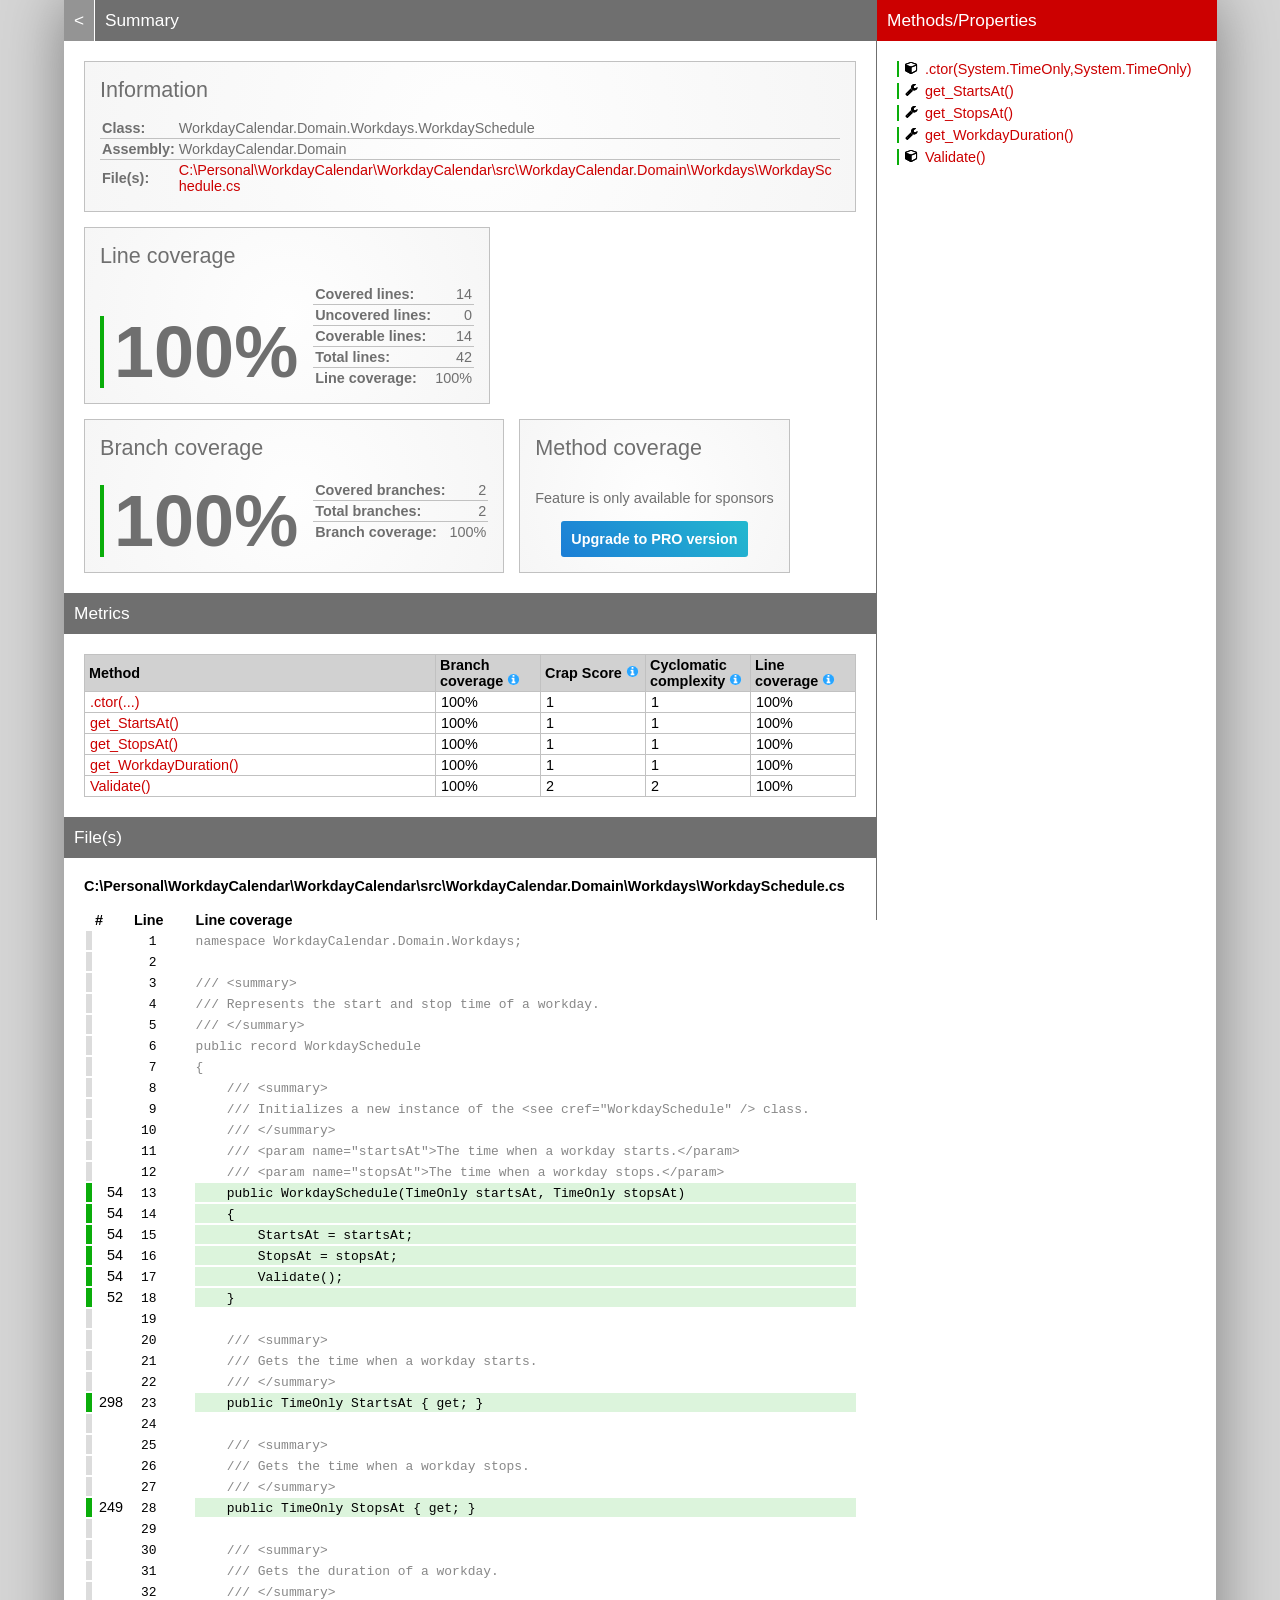
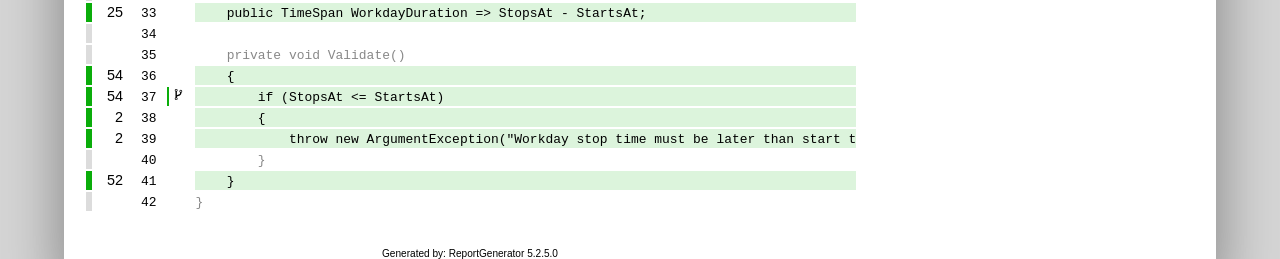
<file: WorkdayCalendar/tests/CoverageReport/WorkdayCalendar.Domain_WorkdaySchedule.html>
<!DOCTYPE html>
<html>
<head>
<meta charset="utf-8" />
<meta name="viewport" content="width=device-width, initial-scale=1.0" />
<meta http-equiv="X-UA-Compatible" content="IE=EDGE,chrome=1" />
<link href="[data-uri]" rel="icon" type="image/x-icon" />
<title>WorkdayCalendar.Domain.Workdays.WorkdaySchedule - Coverage Report</title>
<link rel="stylesheet" type="text/css" href="report.css" />
</head><body><div class="container"><div class="containerleft">
<h1><a href="index.html" class="back">&lt;</a> Summary</h1>
<div class="card-group">
<div class="card">
<div class="card-header">Information</div>
<div class="card-body">
<div class="table">
<table>
<tr>
<th>Class:</th>
<td class="limit-width " title="WorkdayCalendar.Domain.Workdays.WorkdaySchedule">WorkdayCalendar.Domain.Workdays.WorkdaySchedule</td>
</tr>
<tr>
<th>Assembly:</th>
<td class="limit-width " title="WorkdayCalendar.Domain">WorkdayCalendar.Domain</td>
</tr>
<tr>
<th>File(s):</th>
<td class="overflow-wrap"><a href="#CPersonalWorkdayCalendarWorkdayCalendarsrcWorkdayCalendarDomainWorkdaysWorkdaySchedulecs" class="navigatetohash">C:\Personal\WorkdayCalendar\WorkdayCalendar\src\WorkdayCalendar.Domain\Workdays\WorkdaySchedule.cs</a></td>
</tr>
</table>
</div>
</div>
</div>
</div>
<div class="card-group">
<div class="card">
<div class="card-header">Line coverage</div>
<div class="card-body">
<div class="large cardpercentagebar cardpercentagebar0">100%</div>
<div class="table">
<table>
<tr>
<th>Covered lines:</th>
<td class="limit-width right" title="14">14</td>
</tr>
<tr>
<th>Uncovered lines:</th>
<td class="limit-width right" title="0">0</td>
</tr>
<tr>
<th>Coverable lines:</th>
<td class="limit-width right" title="14">14</td>
</tr>
<tr>
<th>Total lines:</th>
<td class="limit-width right" title="42">42</td>
</tr>
<tr>
<th>Line coverage:</th>
<td class="limit-width right" title="14 of 14">100%</td>
</tr>
</table>
</div>
</div>
</div>
<div class="card">
<div class="card-header">Branch coverage</div>
<div class="card-body">
<div class="large cardpercentagebar cardpercentagebar0">100%</div>
<div class="table">
<table>
<tr>
<th>Covered branches:</th>
<td class="limit-width right" title="2">2</td>
</tr>
<tr>
<th>Total branches:</th>
<td class="limit-width right" title="2">2</td>
</tr>
<tr>
<th>Branch coverage:</th>
<td class="limit-width right" title="2 of 2">100%</td>
</tr>
</table>
</div>
</div>
</div>
<div class="card">
<div class="card-header">Method coverage</div>
<div class="card-body">
<div class="center">
<p>Feature is only available for sponsors</p>
<a class="pro-button" href="https://reportgenerator.io/pro" target="_blank">Upgrade to PRO version</a>
</div>
</div>
</div>
</div>
<h1>Metrics</h1>
<div class="table-responsive">
<table class="overview table-fixed">
<colgroup>
<col class="column-min-200" />
<col class="column105" />
<col class="column105" />
<col class="column105" />
<col class="column105" />
</colgroup>
<thead><tr><th>Method</th><th>Branch coverage <a href="https://en.wikipedia.org/wiki/Code_coverage" target="_blank"><i class="icon-info-circled"></i></a></th><th>Crap Score <a href="https://googletesting.blogspot.de/2011/02/this-code-is-crap.html" target="_blank"><i class="icon-info-circled"></i></a></th><th>Cyclomatic complexity <a href="https://en.wikipedia.org/wiki/Cyclomatic_complexity" target="_blank"><i class="icon-info-circled"></i></a></th><th>Line coverage <a href="https://en.wikipedia.org/wiki/Code_coverage" target="_blank"><i class="icon-info-circled"></i></a></th></tr></thead>
<tbody>
<tr><td title=".ctor(System.TimeOnly,System.TimeOnly)"><a href="#file0_line13" class="navigatetohash">.ctor(...)</a></td><td>100%</td><td>1</td><td>1</td><td>100%</td></tr>
<tr><td title="get_StartsAt()"><a href="#file0_line23" class="navigatetohash">get_StartsAt()</a></td><td>100%</td><td>1</td><td>1</td><td>100%</td></tr>
<tr><td title="get_StopsAt()"><a href="#file0_line28" class="navigatetohash">get_StopsAt()</a></td><td>100%</td><td>1</td><td>1</td><td>100%</td></tr>
<tr><td title="get_WorkdayDuration()"><a href="#file0_line33" class="navigatetohash">get_WorkdayDuration()</a></td><td>100%</td><td>1</td><td>1</td><td>100%</td></tr>
<tr><td title="Validate()"><a href="#file0_line36" class="navigatetohash">Validate()</a></td><td>100%</td><td>2</td><td>2</td><td>100%</td></tr>
</tbody>
</table>
</div>
<h1>File(s)</h1>
<h2 id="CPersonalWorkdayCalendarWorkdayCalendarsrcWorkdayCalendarDomainWorkdaysWorkdaySchedulecs">C:\Personal\WorkdayCalendar\WorkdayCalendar\src\WorkdayCalendar.Domain\Workdays\WorkdaySchedule.cs</h2>
<div class="table-responsive">
<table class="lineAnalysis">
<thead><tr><th></th><th>#</th><th>Line</th><th></th><th>Line coverage</th></tr></thead>
<tbody>
<tr class="" title="Not coverable" data-coverage="{'AllTestMethods': {'VC': '', 'LVS': 'gray'}}"><td class="gray">&nbsp;</td><td class="leftmargin rightmargin right"></td><td class="rightmargin right"><a id="file0_line1"></a><code>1</code></td><td></td><td class="lightgray"><code>namespace&nbsp;WorkdayCalendar.Domain.Workdays;</code></td></tr>
<tr class="" title="Not coverable" data-coverage="{'AllTestMethods': {'VC': '', 'LVS': 'gray'}}"><td class="gray">&nbsp;</td><td class="leftmargin rightmargin right"></td><td class="rightmargin right"><a id="file0_line2"></a><code>2</code></td><td></td><td class="lightgray"><code></code></td></tr>
<tr class="" title="Not coverable" data-coverage="{'AllTestMethods': {'VC': '', 'LVS': 'gray'}}"><td class="gray">&nbsp;</td><td class="leftmargin rightmargin right"></td><td class="rightmargin right"><a id="file0_line3"></a><code>3</code></td><td></td><td class="lightgray"><code>///&nbsp;&lt;summary&gt;</code></td></tr>
<tr class="" title="Not coverable" data-coverage="{'AllTestMethods': {'VC': '', 'LVS': 'gray'}}"><td class="gray">&nbsp;</td><td class="leftmargin rightmargin right"></td><td class="rightmargin right"><a id="file0_line4"></a><code>4</code></td><td></td><td class="lightgray"><code>///&nbsp;Represents&nbsp;the&nbsp;start&nbsp;and&nbsp;stop&nbsp;time&nbsp;of&nbsp;a&nbsp;workday.</code></td></tr>
<tr class="" title="Not coverable" data-coverage="{'AllTestMethods': {'VC': '', 'LVS': 'gray'}}"><td class="gray">&nbsp;</td><td class="leftmargin rightmargin right"></td><td class="rightmargin right"><a id="file0_line5"></a><code>5</code></td><td></td><td class="lightgray"><code>///&nbsp;&lt;/summary&gt;</code></td></tr>
<tr class="" title="Not coverable" data-coverage="{'AllTestMethods': {'VC': '', 'LVS': 'gray'}}"><td class="gray">&nbsp;</td><td class="leftmargin rightmargin right"></td><td class="rightmargin right"><a id="file0_line6"></a><code>6</code></td><td></td><td class="lightgray"><code>public&nbsp;record&nbsp;WorkdaySchedule</code></td></tr>
<tr class="" title="Not coverable" data-coverage="{'AllTestMethods': {'VC': '', 'LVS': 'gray'}}"><td class="gray">&nbsp;</td><td class="leftmargin rightmargin right"></td><td class="rightmargin right"><a id="file0_line7"></a><code>7</code></td><td></td><td class="lightgray"><code>{</code></td></tr>
<tr class="" title="Not coverable" data-coverage="{'AllTestMethods': {'VC': '', 'LVS': 'gray'}}"><td class="gray">&nbsp;</td><td class="leftmargin rightmargin right"></td><td class="rightmargin right"><a id="file0_line8"></a><code>8</code></td><td></td><td class="lightgray"><code>&nbsp;&nbsp;&nbsp;&nbsp;///&nbsp;&lt;summary&gt;</code></td></tr>
<tr class="" title="Not coverable" data-coverage="{'AllTestMethods': {'VC': '', 'LVS': 'gray'}}"><td class="gray">&nbsp;</td><td class="leftmargin rightmargin right"></td><td class="rightmargin right"><a id="file0_line9"></a><code>9</code></td><td></td><td class="lightgray"><code>&nbsp;&nbsp;&nbsp;&nbsp;///&nbsp;Initializes&nbsp;a&nbsp;new&nbsp;instance&nbsp;of&nbsp;the&nbsp;&lt;see&nbsp;cref=&quot;WorkdaySchedule&quot;&nbsp;/&gt;&nbsp;class.</code></td></tr>
<tr class="" title="Not coverable" data-coverage="{'AllTestMethods': {'VC': '', 'LVS': 'gray'}}"><td class="gray">&nbsp;</td><td class="leftmargin rightmargin right"></td><td class="rightmargin right"><a id="file0_line10"></a><code>10</code></td><td></td><td class="lightgray"><code>&nbsp;&nbsp;&nbsp;&nbsp;///&nbsp;&lt;/summary&gt;</code></td></tr>
<tr class="" title="Not coverable" data-coverage="{'AllTestMethods': {'VC': '', 'LVS': 'gray'}}"><td class="gray">&nbsp;</td><td class="leftmargin rightmargin right"></td><td class="rightmargin right"><a id="file0_line11"></a><code>11</code></td><td></td><td class="lightgray"><code>&nbsp;&nbsp;&nbsp;&nbsp;///&nbsp;&lt;param&nbsp;name=&quot;startsAt&quot;&gt;The&nbsp;time&nbsp;when&nbsp;a&nbsp;workday&nbsp;starts.&lt;/param&gt;</code></td></tr>
<tr class="" title="Not coverable" data-coverage="{'AllTestMethods': {'VC': '', 'LVS': 'gray'}}"><td class="gray">&nbsp;</td><td class="leftmargin rightmargin right"></td><td class="rightmargin right"><a id="file0_line12"></a><code>12</code></td><td></td><td class="lightgray"><code>&nbsp;&nbsp;&nbsp;&nbsp;///&nbsp;&lt;param&nbsp;name=&quot;stopsAt&quot;&gt;The&nbsp;time&nbsp;when&nbsp;a&nbsp;workday&nbsp;stops.&lt;/param&gt;</code></td></tr>
<tr class="coverableline" title="Covered (54 visits)" data-coverage="{'AllTestMethods': {'VC': '54', 'LVS': 'green'}}"><td class="green">&nbsp;</td><td class="leftmargin rightmargin right">54</td><td class="rightmargin right"><a id="file0_line13"></a><code>13</code></td><td></td><td class="lightgreen"><code>&nbsp;&nbsp;&nbsp;&nbsp;public&nbsp;WorkdaySchedule(TimeOnly&nbsp;startsAt,&nbsp;TimeOnly&nbsp;stopsAt)</code></td></tr>
<tr class="coverableline" title="Covered (54 visits)" data-coverage="{'AllTestMethods': {'VC': '54', 'LVS': 'green'}}"><td class="green">&nbsp;</td><td class="leftmargin rightmargin right">54</td><td class="rightmargin right"><a id="file0_line14"></a><code>14</code></td><td></td><td class="lightgreen"><code>&nbsp;&nbsp;&nbsp;&nbsp;{</code></td></tr>
<tr class="coverableline" title="Covered (54 visits)" data-coverage="{'AllTestMethods': {'VC': '54', 'LVS': 'green'}}"><td class="green">&nbsp;</td><td class="leftmargin rightmargin right">54</td><td class="rightmargin right"><a id="file0_line15"></a><code>15</code></td><td></td><td class="lightgreen"><code>&nbsp;&nbsp;&nbsp;&nbsp;&nbsp;&nbsp;&nbsp;&nbsp;StartsAt&nbsp;=&nbsp;startsAt;</code></td></tr>
<tr class="coverableline" title="Covered (54 visits)" data-coverage="{'AllTestMethods': {'VC': '54', 'LVS': 'green'}}"><td class="green">&nbsp;</td><td class="leftmargin rightmargin right">54</td><td class="rightmargin right"><a id="file0_line16"></a><code>16</code></td><td></td><td class="lightgreen"><code>&nbsp;&nbsp;&nbsp;&nbsp;&nbsp;&nbsp;&nbsp;&nbsp;StopsAt&nbsp;=&nbsp;stopsAt;</code></td></tr>
<tr class="coverableline" title="Covered (54 visits)" data-coverage="{'AllTestMethods': {'VC': '54', 'LVS': 'green'}}"><td class="green">&nbsp;</td><td class="leftmargin rightmargin right">54</td><td class="rightmargin right"><a id="file0_line17"></a><code>17</code></td><td></td><td class="lightgreen"><code>&nbsp;&nbsp;&nbsp;&nbsp;&nbsp;&nbsp;&nbsp;&nbsp;Validate();</code></td></tr>
<tr class="coverableline" title="Covered (52 visits)" data-coverage="{'AllTestMethods': {'VC': '52', 'LVS': 'green'}}"><td class="green">&nbsp;</td><td class="leftmargin rightmargin right">52</td><td class="rightmargin right"><a id="file0_line18"></a><code>18</code></td><td></td><td class="lightgreen"><code>&nbsp;&nbsp;&nbsp;&nbsp;}</code></td></tr>
<tr class="" title="Not coverable" data-coverage="{'AllTestMethods': {'VC': '', 'LVS': 'gray'}}"><td class="gray">&nbsp;</td><td class="leftmargin rightmargin right"></td><td class="rightmargin right"><a id="file0_line19"></a><code>19</code></td><td></td><td class="lightgray"><code></code></td></tr>
<tr class="" title="Not coverable" data-coverage="{'AllTestMethods': {'VC': '', 'LVS': 'gray'}}"><td class="gray">&nbsp;</td><td class="leftmargin rightmargin right"></td><td class="rightmargin right"><a id="file0_line20"></a><code>20</code></td><td></td><td class="lightgray"><code>&nbsp;&nbsp;&nbsp;&nbsp;///&nbsp;&lt;summary&gt;</code></td></tr>
<tr class="" title="Not coverable" data-coverage="{'AllTestMethods': {'VC': '', 'LVS': 'gray'}}"><td class="gray">&nbsp;</td><td class="leftmargin rightmargin right"></td><td class="rightmargin right"><a id="file0_line21"></a><code>21</code></td><td></td><td class="lightgray"><code>&nbsp;&nbsp;&nbsp;&nbsp;///&nbsp;Gets&nbsp;the&nbsp;time&nbsp;when&nbsp;a&nbsp;workday&nbsp;starts.</code></td></tr>
<tr class="" title="Not coverable" data-coverage="{'AllTestMethods': {'VC': '', 'LVS': 'gray'}}"><td class="gray">&nbsp;</td><td class="leftmargin rightmargin right"></td><td class="rightmargin right"><a id="file0_line22"></a><code>22</code></td><td></td><td class="lightgray"><code>&nbsp;&nbsp;&nbsp;&nbsp;///&nbsp;&lt;/summary&gt;</code></td></tr>
<tr class="coverableline" title="Covered (298 visits)" data-coverage="{'AllTestMethods': {'VC': '298', 'LVS': 'green'}}"><td class="green">&nbsp;</td><td class="leftmargin rightmargin right">298</td><td class="rightmargin right"><a id="file0_line23"></a><code>23</code></td><td></td><td class="lightgreen"><code>&nbsp;&nbsp;&nbsp;&nbsp;public&nbsp;TimeOnly&nbsp;StartsAt&nbsp;{&nbsp;get;&nbsp;}</code></td></tr>
<tr class="" title="Not coverable" data-coverage="{'AllTestMethods': {'VC': '', 'LVS': 'gray'}}"><td class="gray">&nbsp;</td><td class="leftmargin rightmargin right"></td><td class="rightmargin right"><a id="file0_line24"></a><code>24</code></td><td></td><td class="lightgray"><code></code></td></tr>
<tr class="" title="Not coverable" data-coverage="{'AllTestMethods': {'VC': '', 'LVS': 'gray'}}"><td class="gray">&nbsp;</td><td class="leftmargin rightmargin right"></td><td class="rightmargin right"><a id="file0_line25"></a><code>25</code></td><td></td><td class="lightgray"><code>&nbsp;&nbsp;&nbsp;&nbsp;///&nbsp;&lt;summary&gt;</code></td></tr>
<tr class="" title="Not coverable" data-coverage="{'AllTestMethods': {'VC': '', 'LVS': 'gray'}}"><td class="gray">&nbsp;</td><td class="leftmargin rightmargin right"></td><td class="rightmargin right"><a id="file0_line26"></a><code>26</code></td><td></td><td class="lightgray"><code>&nbsp;&nbsp;&nbsp;&nbsp;///&nbsp;Gets&nbsp;the&nbsp;time&nbsp;when&nbsp;a&nbsp;workday&nbsp;stops.</code></td></tr>
<tr class="" title="Not coverable" data-coverage="{'AllTestMethods': {'VC': '', 'LVS': 'gray'}}"><td class="gray">&nbsp;</td><td class="leftmargin rightmargin right"></td><td class="rightmargin right"><a id="file0_line27"></a><code>27</code></td><td></td><td class="lightgray"><code>&nbsp;&nbsp;&nbsp;&nbsp;///&nbsp;&lt;/summary&gt;</code></td></tr>
<tr class="coverableline" title="Covered (249 visits)" data-coverage="{'AllTestMethods': {'VC': '249', 'LVS': 'green'}}"><td class="green">&nbsp;</td><td class="leftmargin rightmargin right">249</td><td class="rightmargin right"><a id="file0_line28"></a><code>28</code></td><td></td><td class="lightgreen"><code>&nbsp;&nbsp;&nbsp;&nbsp;public&nbsp;TimeOnly&nbsp;StopsAt&nbsp;{&nbsp;get;&nbsp;}</code></td></tr>
<tr class="" title="Not coverable" data-coverage="{'AllTestMethods': {'VC': '', 'LVS': 'gray'}}"><td class="gray">&nbsp;</td><td class="leftmargin rightmargin right"></td><td class="rightmargin right"><a id="file0_line29"></a><code>29</code></td><td></td><td class="lightgray"><code></code></td></tr>
<tr class="" title="Not coverable" data-coverage="{'AllTestMethods': {'VC': '', 'LVS': 'gray'}}"><td class="gray">&nbsp;</td><td class="leftmargin rightmargin right"></td><td class="rightmargin right"><a id="file0_line30"></a><code>30</code></td><td></td><td class="lightgray"><code>&nbsp;&nbsp;&nbsp;&nbsp;///&nbsp;&lt;summary&gt;</code></td></tr>
<tr class="" title="Not coverable" data-coverage="{'AllTestMethods': {'VC': '', 'LVS': 'gray'}}"><td class="gray">&nbsp;</td><td class="leftmargin rightmargin right"></td><td class="rightmargin right"><a id="file0_line31"></a><code>31</code></td><td></td><td class="lightgray"><code>&nbsp;&nbsp;&nbsp;&nbsp;///&nbsp;Gets&nbsp;the&nbsp;duration&nbsp;of&nbsp;a&nbsp;workday.</code></td></tr>
<tr class="" title="Not coverable" data-coverage="{'AllTestMethods': {'VC': '', 'LVS': 'gray'}}"><td class="gray">&nbsp;</td><td class="leftmargin rightmargin right"></td><td class="rightmargin right"><a id="file0_line32"></a><code>32</code></td><td></td><td class="lightgray"><code>&nbsp;&nbsp;&nbsp;&nbsp;///&nbsp;&lt;/summary&gt;</code></td></tr>
<tr class="coverableline" title="Covered (25 visits)" data-coverage="{'AllTestMethods': {'VC': '25', 'LVS': 'green'}}"><td class="green">&nbsp;</td><td class="leftmargin rightmargin right">25</td><td class="rightmargin right"><a id="file0_line33"></a><code>33</code></td><td></td><td class="lightgreen"><code>&nbsp;&nbsp;&nbsp;&nbsp;public&nbsp;TimeSpan&nbsp;WorkdayDuration&nbsp;=&gt;&nbsp;StopsAt&nbsp;-&nbsp;StartsAt;</code></td></tr>
<tr class="" title="Not coverable" data-coverage="{'AllTestMethods': {'VC': '', 'LVS': 'gray'}}"><td class="gray">&nbsp;</td><td class="leftmargin rightmargin right"></td><td class="rightmargin right"><a id="file0_line34"></a><code>34</code></td><td></td><td class="lightgray"><code></code></td></tr>
<tr class="" title="Not coverable" data-coverage="{'AllTestMethods': {'VC': '', 'LVS': 'gray'}}"><td class="gray">&nbsp;</td><td class="leftmargin rightmargin right"></td><td class="rightmargin right"><a id="file0_line35"></a><code>35</code></td><td></td><td class="lightgray"><code>&nbsp;&nbsp;&nbsp;&nbsp;private&nbsp;void&nbsp;Validate()</code></td></tr>
<tr class="coverableline" title="Covered (54 visits)" data-coverage="{'AllTestMethods': {'VC': '54', 'LVS': 'green'}}"><td class="green">&nbsp;</td><td class="leftmargin rightmargin right">54</td><td class="rightmargin right"><a id="file0_line36"></a><code>36</code></td><td></td><td class="lightgreen"><code>&nbsp;&nbsp;&nbsp;&nbsp;{</code></td></tr>
<tr class="coverableline" title="Covered (54 visits, 2 of 2 branches are covered)" data-coverage="{'AllTestMethods': {'VC': '54', 'LVS': 'green'}}"><td class="green">&nbsp;</td><td class="leftmargin rightmargin right">54</td><td class="rightmargin right"><a id="file0_line37"></a><code>37</code></td><td class="percentagebar percentagebar100"><i class="icon-fork"></i></td><td class="lightgreen"><code>&nbsp;&nbsp;&nbsp;&nbsp;&nbsp;&nbsp;&nbsp;&nbsp;if&nbsp;(StopsAt&nbsp;&lt;=&nbsp;StartsAt)</code></td></tr>
<tr class="coverableline" title="Covered (2 visits)" data-coverage="{'AllTestMethods': {'VC': '2', 'LVS': 'green'}}"><td class="green">&nbsp;</td><td class="leftmargin rightmargin right">2</td><td class="rightmargin right"><a id="file0_line38"></a><code>38</code></td><td></td><td class="lightgreen"><code>&nbsp;&nbsp;&nbsp;&nbsp;&nbsp;&nbsp;&nbsp;&nbsp;{</code></td></tr>
<tr class="coverableline" title="Covered (2 visits)" data-coverage="{'AllTestMethods': {'VC': '2', 'LVS': 'green'}}"><td class="green">&nbsp;</td><td class="leftmargin rightmargin right">2</td><td class="rightmargin right"><a id="file0_line39"></a><code>39</code></td><td></td><td class="lightgreen"><code>&nbsp;&nbsp;&nbsp;&nbsp;&nbsp;&nbsp;&nbsp;&nbsp;&nbsp;&nbsp;&nbsp;&nbsp;throw&nbsp;new&nbsp;ArgumentException(&quot;Workday&nbsp;stop&nbsp;time&nbsp;must&nbsp;be&nbsp;later&nbsp;than&nbsp;start&nbsp;time.&quot;);</code></td></tr>
<tr class="" title="Not coverable" data-coverage="{'AllTestMethods': {'VC': '', 'LVS': 'gray'}}"><td class="gray">&nbsp;</td><td class="leftmargin rightmargin right"></td><td class="rightmargin right"><a id="file0_line40"></a><code>40</code></td><td></td><td class="lightgray"><code>&nbsp;&nbsp;&nbsp;&nbsp;&nbsp;&nbsp;&nbsp;&nbsp;}</code></td></tr>
<tr class="coverableline" title="Covered (52 visits)" data-coverage="{'AllTestMethods': {'VC': '52', 'LVS': 'green'}}"><td class="green">&nbsp;</td><td class="leftmargin rightmargin right">52</td><td class="rightmargin right"><a id="file0_line41"></a><code>41</code></td><td></td><td class="lightgreen"><code>&nbsp;&nbsp;&nbsp;&nbsp;}</code></td></tr>
<tr class="" title="Not coverable" data-coverage="{'AllTestMethods': {'VC': '', 'LVS': 'gray'}}"><td class="gray">&nbsp;</td><td class="leftmargin rightmargin right"></td><td class="rightmargin right"><a id="file0_line42"></a><code>42</code></td><td></td><td class="lightgray"><code>}</code></td></tr>
</tbody>
</table>
</div>
<div class="footer">Generated by: ReportGenerator 5.2.5.0<br />5/7/2026 - 7:32:35 PM<br /><a href="https://github.com/danielpalme/ReportGenerator">GitHub</a> | <a href="https://reportgenerator.io">reportgenerator.io</a></div></div>
<div class="containerright">
<div class="containerrightfixed">
<h1>Methods/Properties</h1>
<a href="#file0_line13" class="navigatetohash percentagebar percentagebar100" title="Line coverage: 100% - .ctor(System.TimeOnly,System.TimeOnly)"><i class="icon-cube"></i>.ctor(System.TimeOnly,System.TimeOnly)</a><br />
<a href="#file0_line23" class="navigatetohash percentagebar percentagebar100" title="Line coverage: 100% - get_StartsAt()"><i class="icon-wrench"></i>get_StartsAt()</a><br />
<a href="#file0_line28" class="navigatetohash percentagebar percentagebar100" title="Line coverage: 100% - get_StopsAt()"><i class="icon-wrench"></i>get_StopsAt()</a><br />
<a href="#file0_line33" class="navigatetohash percentagebar percentagebar100" title="Line coverage: 100% - get_WorkdayDuration()"><i class="icon-wrench"></i>get_WorkdayDuration()</a><br />
<a href="#file0_line36" class="navigatetohash percentagebar percentagebar100" title="Line coverage: 100% - Validate()"><i class="icon-cube"></i>Validate()</a><br />
<br/></div>
</div></div>
<script type="text/javascript">
/* <![CDATA[ */
(function() {
    var url = window.location.href;
    var startOfQueryString = url.indexOf('?');
    var queryString = startOfQueryString > -1 ? url.substr(startOfQueryString) : '';

    if (startOfQueryString > -1) {
        var i = 0, href= null;
        var css = document.getElementsByTagName('link');

        for (i = 0; i < css.length; i++) {
            if (css[i].getAttribute('rel') !== 'stylesheet') {
            continue;
            }

            href = css[i].getAttribute('href');

            if (href) {
            css[i].setAttribute('href', href + queryString);
            }
        }

        var links = document.getElementsByTagName('a');

        for (i = 0; i < links.length; i++) {
            href = links[i].getAttribute('href');

            if (href
                && !href.startsWith('http://')
                && !href.startsWith('https://')
                && !href.startsWith('#')
                && href.indexOf('?') === -1) {
            links[i].setAttribute('href', href + queryString);
            }
        }
    }

    var newScript = document.createElement('script');
    newScript.src = 'class.js' + queryString;
    document.getElementsByTagName('body')[0].appendChild(newScript);
})();
/* ]]> */ 
</script>
</body></html>
</file>
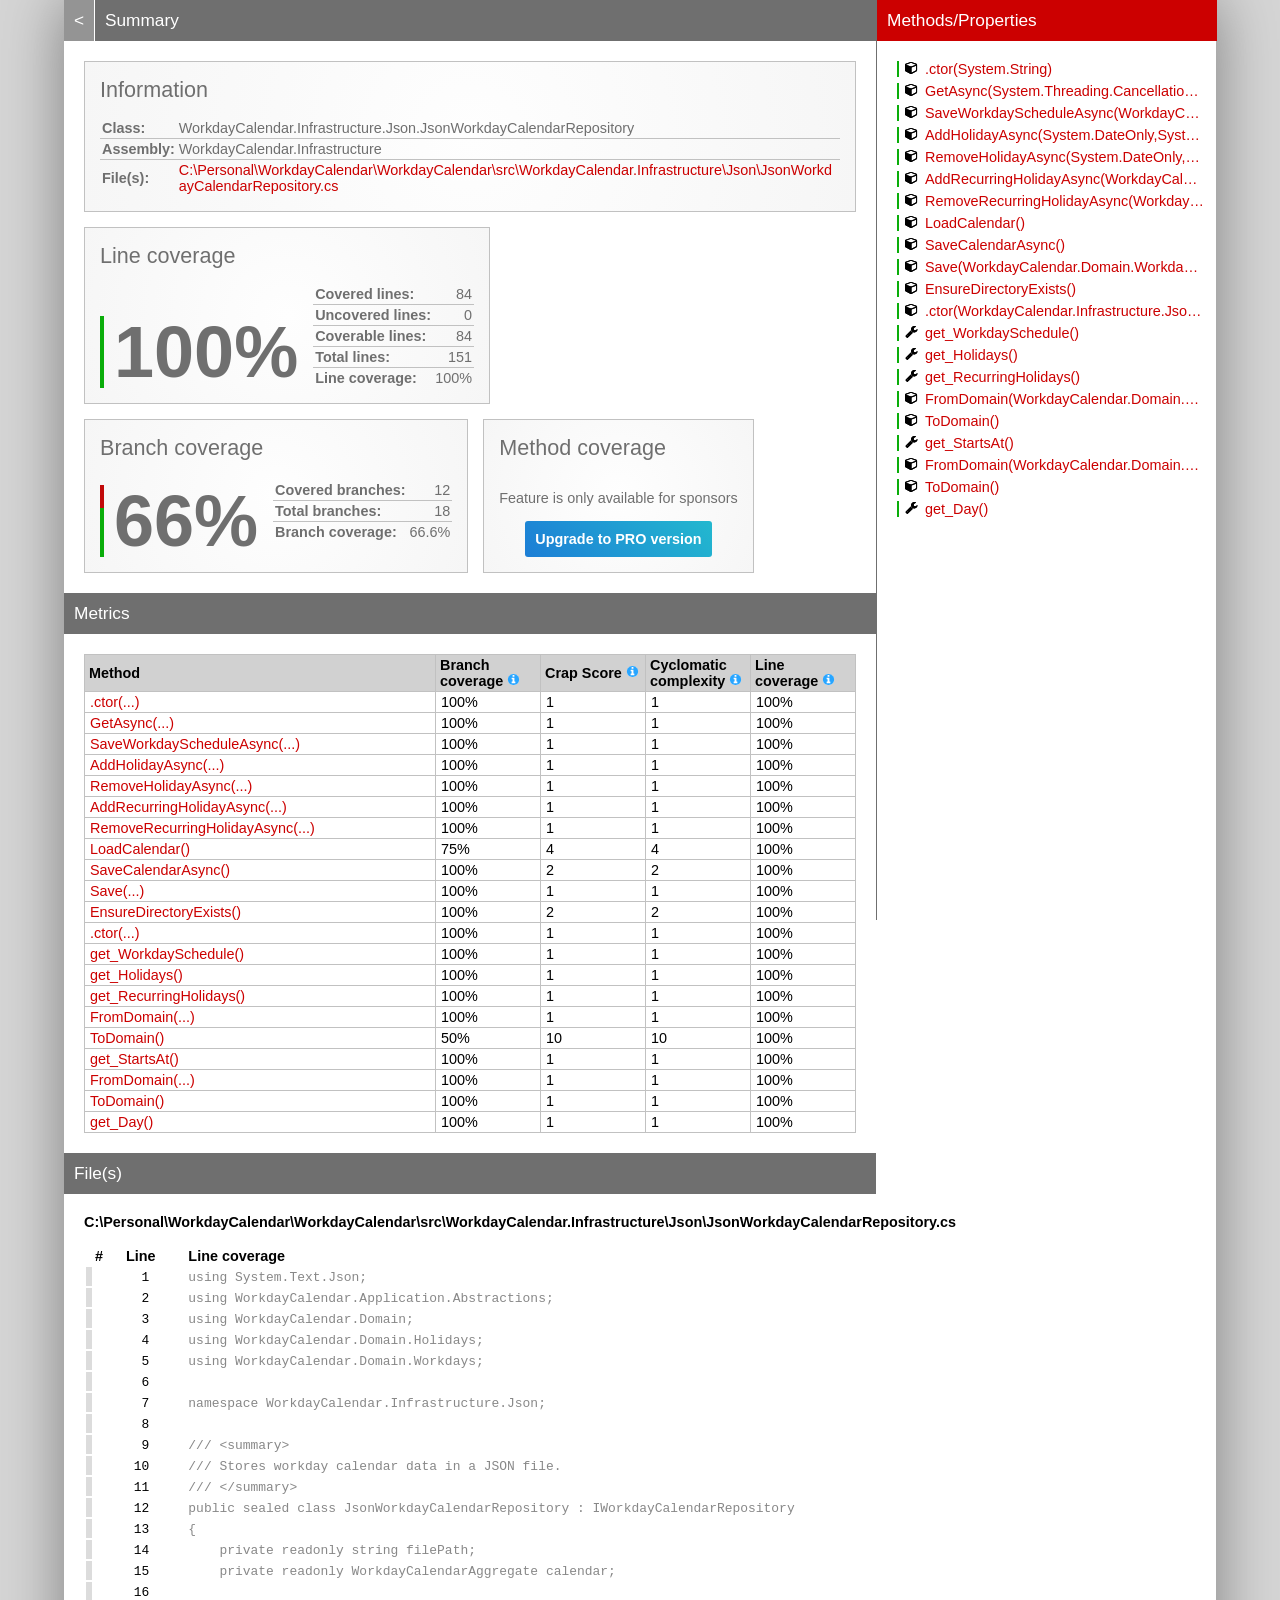
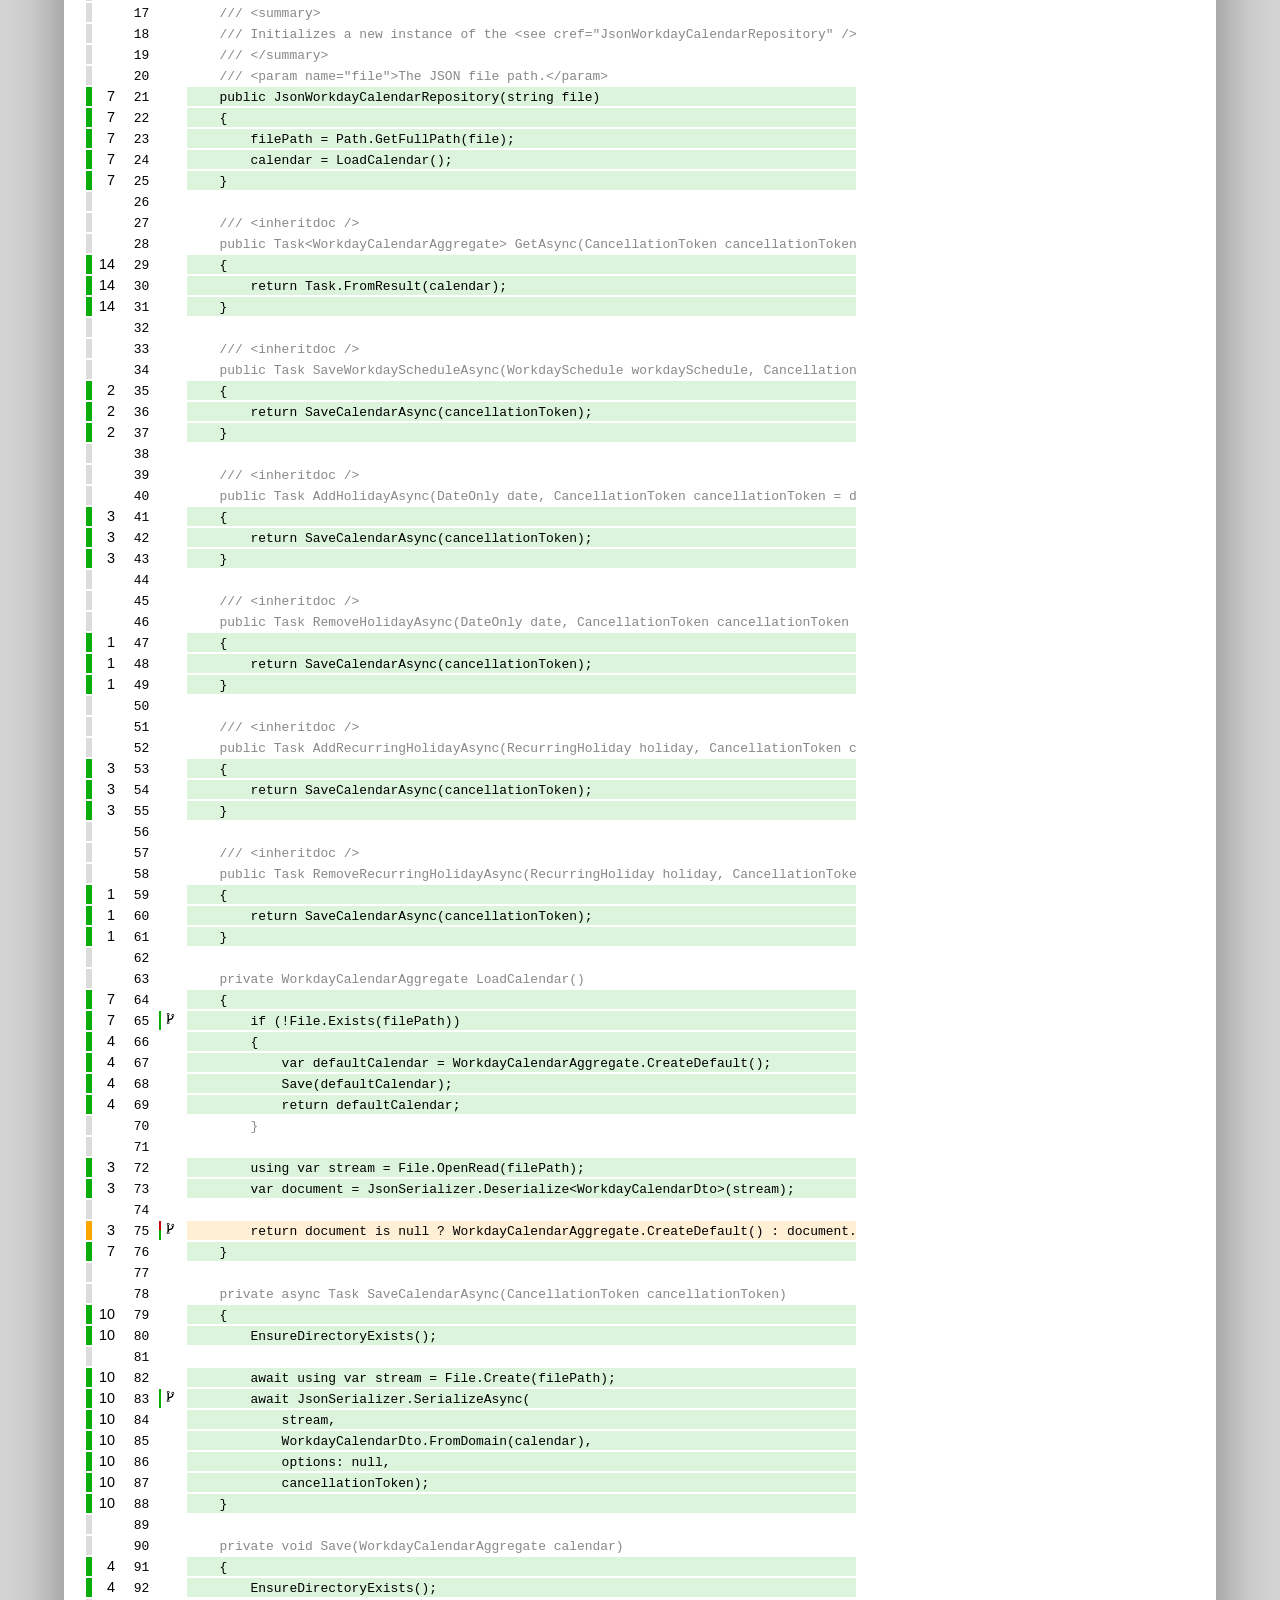
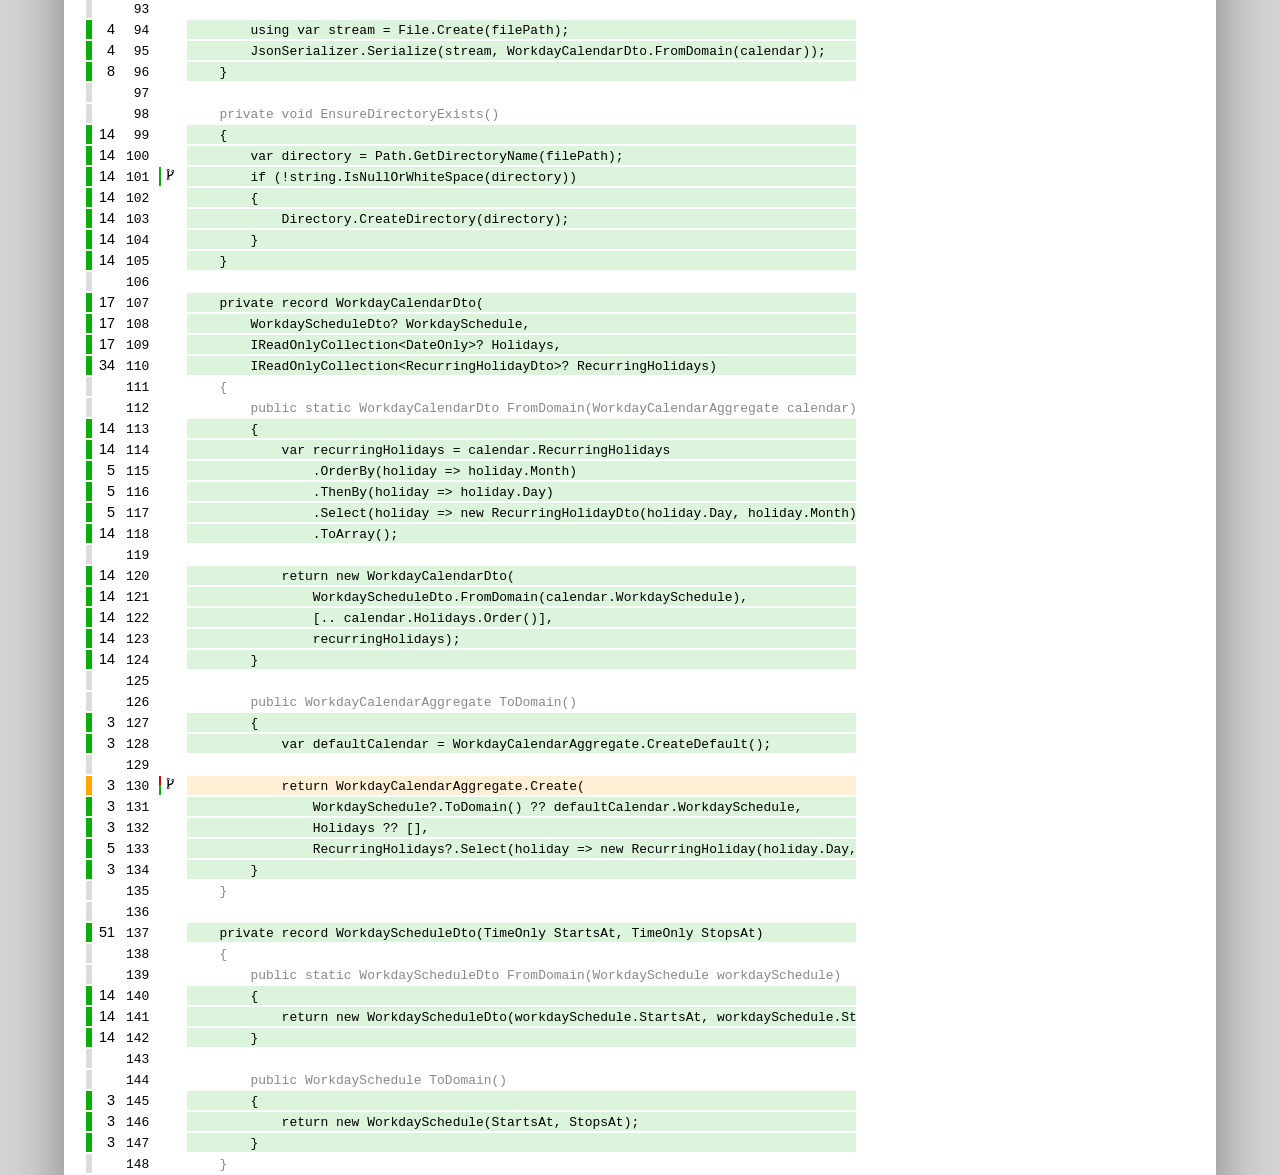
<file: WorkdayCalendar/tests/CoverageReport/WorkdayCalendar.Infrastructure_JsonWorkdayCalendarRepository.html>
<!DOCTYPE html>
<html>
<head>
<meta charset="utf-8" />
<meta name="viewport" content="width=device-width, initial-scale=1.0" />
<meta http-equiv="X-UA-Compatible" content="IE=EDGE,chrome=1" />
<link href="[data-uri]" rel="icon" type="image/x-icon" />
<title>WorkdayCalendar.Infrastructure.Json.JsonWorkdayCalendarRepository - Coverage Report</title>
<link rel="stylesheet" type="text/css" href="report.css" />
</head><body><div class="container"><div class="containerleft">
<h1><a href="index.html" class="back">&lt;</a> Summary</h1>
<div class="card-group">
<div class="card">
<div class="card-header">Information</div>
<div class="card-body">
<div class="table">
<table>
<tr>
<th>Class:</th>
<td class="limit-width " title="WorkdayCalendar.Infrastructure.Json.JsonWorkdayCalendarRepository">WorkdayCalendar.Infrastructure.Json.JsonWorkdayCalendarRepository</td>
</tr>
<tr>
<th>Assembly:</th>
<td class="limit-width " title="WorkdayCalendar.Infrastructure">WorkdayCalendar.Infrastructure</td>
</tr>
<tr>
<th>File(s):</th>
<td class="overflow-wrap"><a href="#CPersonalWorkdayCalendarWorkdayCalendarsrcWorkdayCalendarInfrastructureJsonJsonWorkdayCalendarRepositorycs" class="navigatetohash">C:\Personal\WorkdayCalendar\WorkdayCalendar\src\WorkdayCalendar.Infrastructure\Json\JsonWorkdayCalendarRepository.cs</a></td>
</tr>
</table>
</div>
</div>
</div>
</div>
<div class="card-group">
<div class="card">
<div class="card-header">Line coverage</div>
<div class="card-body">
<div class="large cardpercentagebar cardpercentagebar0">100%</div>
<div class="table">
<table>
<tr>
<th>Covered lines:</th>
<td class="limit-width right" title="84">84</td>
</tr>
<tr>
<th>Uncovered lines:</th>
<td class="limit-width right" title="0">0</td>
</tr>
<tr>
<th>Coverable lines:</th>
<td class="limit-width right" title="84">84</td>
</tr>
<tr>
<th>Total lines:</th>
<td class="limit-width right" title="151">151</td>
</tr>
<tr>
<th>Line coverage:</th>
<td class="limit-width right" title="84 of 84">100%</td>
</tr>
</table>
</div>
</div>
</div>
<div class="card">
<div class="card-header">Branch coverage</div>
<div class="card-body">
<div class="large cardpercentagebar cardpercentagebar33">66%</div>
<div class="table">
<table>
<tr>
<th>Covered branches:</th>
<td class="limit-width right" title="12">12</td>
</tr>
<tr>
<th>Total branches:</th>
<td class="limit-width right" title="18">18</td>
</tr>
<tr>
<th>Branch coverage:</th>
<td class="limit-width right" title="12 of 18">66.6%</td>
</tr>
</table>
</div>
</div>
</div>
<div class="card">
<div class="card-header">Method coverage</div>
<div class="card-body">
<div class="center">
<p>Feature is only available for sponsors</p>
<a class="pro-button" href="https://reportgenerator.io/pro" target="_blank">Upgrade to PRO version</a>
</div>
</div>
</div>
</div>
<h1>Metrics</h1>
<div class="table-responsive">
<table class="overview table-fixed">
<colgroup>
<col class="column-min-200" />
<col class="column105" />
<col class="column105" />
<col class="column105" />
<col class="column105" />
</colgroup>
<thead><tr><th>Method</th><th>Branch coverage <a href="https://en.wikipedia.org/wiki/Code_coverage" target="_blank"><i class="icon-info-circled"></i></a></th><th>Crap Score <a href="https://googletesting.blogspot.de/2011/02/this-code-is-crap.html" target="_blank"><i class="icon-info-circled"></i></a></th><th>Cyclomatic complexity <a href="https://en.wikipedia.org/wiki/Cyclomatic_complexity" target="_blank"><i class="icon-info-circled"></i></a></th><th>Line coverage <a href="https://en.wikipedia.org/wiki/Code_coverage" target="_blank"><i class="icon-info-circled"></i></a></th></tr></thead>
<tbody>
<tr><td title=".ctor(System.String)"><a href="#file0_line21" class="navigatetohash">.ctor(...)</a></td><td>100%</td><td>1</td><td>1</td><td>100%</td></tr>
<tr><td title="GetAsync(System.Threading.CancellationToken)"><a href="#file0_line29" class="navigatetohash">GetAsync(...)</a></td><td>100%</td><td>1</td><td>1</td><td>100%</td></tr>
<tr><td title="SaveWorkdayScheduleAsync(WorkdayCalendar.Domain.Workdays.WorkdaySchedule,System.Threading.CancellationToken)"><a href="#file0_line35" class="navigatetohash">SaveWorkdayScheduleAsync(...)</a></td><td>100%</td><td>1</td><td>1</td><td>100%</td></tr>
<tr><td title="AddHolidayAsync(System.DateOnly,System.Threading.CancellationToken)"><a href="#file0_line41" class="navigatetohash">AddHolidayAsync(...)</a></td><td>100%</td><td>1</td><td>1</td><td>100%</td></tr>
<tr><td title="RemoveHolidayAsync(System.DateOnly,System.Threading.CancellationToken)"><a href="#file0_line47" class="navigatetohash">RemoveHolidayAsync(...)</a></td><td>100%</td><td>1</td><td>1</td><td>100%</td></tr>
<tr><td title="AddRecurringHolidayAsync(WorkdayCalendar.Domain.Holidays.RecurringHoliday,System.Threading.CancellationToken)"><a href="#file0_line53" class="navigatetohash">AddRecurringHolidayAsync(...)</a></td><td>100%</td><td>1</td><td>1</td><td>100%</td></tr>
<tr><td title="RemoveRecurringHolidayAsync(WorkdayCalendar.Domain.Holidays.RecurringHoliday,System.Threading.CancellationToken)"><a href="#file0_line59" class="navigatetohash">RemoveRecurringHolidayAsync(...)</a></td><td>100%</td><td>1</td><td>1</td><td>100%</td></tr>
<tr><td title="LoadCalendar()"><a href="#file0_line64" class="navigatetohash">LoadCalendar()</a></td><td>75%</td><td>4</td><td>4</td><td>100%</td></tr>
<tr><td title="SaveCalendarAsync()"><a href="#file0_line79" class="navigatetohash">SaveCalendarAsync()</a></td><td>100%</td><td>2</td><td>2</td><td>100%</td></tr>
<tr><td title="Save(WorkdayCalendar.Domain.WorkdayCalendarAggregate)"><a href="#file0_line91" class="navigatetohash">Save(...)</a></td><td>100%</td><td>1</td><td>1</td><td>100%</td></tr>
<tr><td title="EnsureDirectoryExists()"><a href="#file0_line99" class="navigatetohash">EnsureDirectoryExists()</a></td><td>100%</td><td>2</td><td>2</td><td>100%</td></tr>
<tr><td title=".ctor(WorkdayCalendar.Infrastructure.Json.JsonWorkdayCalendarRepository/WorkdayScheduleDto,System.Collections.Generic.IReadOnlyCollection`1&lt;System.DateOnly&gt;,System.Collections.Generic.IReadOnlyCollection`1&lt;WorkdayCalendar.Infrastructure.Json.JsonWorkdayCalendarRepository/RecurringHolidayDto&gt;)"><a href="#file0_line107" class="navigatetohash">.ctor(...)</a></td><td>100%</td><td>1</td><td>1</td><td>100%</td></tr>
<tr><td title="get_WorkdaySchedule()"><a href="#file0_line108" class="navigatetohash">get_WorkdaySchedule()</a></td><td>100%</td><td>1</td><td>1</td><td>100%</td></tr>
<tr><td title="get_Holidays()"><a href="#file0_line109" class="navigatetohash">get_Holidays()</a></td><td>100%</td><td>1</td><td>1</td><td>100%</td></tr>
<tr><td title="get_RecurringHolidays()"><a href="#file0_line110" class="navigatetohash">get_RecurringHolidays()</a></td><td>100%</td><td>1</td><td>1</td><td>100%</td></tr>
<tr><td title="FromDomain(WorkdayCalendar.Domain.WorkdayCalendarAggregate)"><a href="#file0_line113" class="navigatetohash">FromDomain(...)</a></td><td>100%</td><td>1</td><td>1</td><td>100%</td></tr>
<tr><td title="ToDomain()"><a href="#file0_line127" class="navigatetohash">ToDomain()</a></td><td>50%</td><td>10</td><td>10</td><td>100%</td></tr>
<tr><td title="get_StartsAt()"><a href="#file0_line137" class="navigatetohash">get_StartsAt()</a></td><td>100%</td><td>1</td><td>1</td><td>100%</td></tr>
<tr><td title="FromDomain(WorkdayCalendar.Domain.Workdays.WorkdaySchedule)"><a href="#file0_line140" class="navigatetohash">FromDomain(...)</a></td><td>100%</td><td>1</td><td>1</td><td>100%</td></tr>
<tr><td title="ToDomain()"><a href="#file0_line145" class="navigatetohash">ToDomain()</a></td><td>100%</td><td>1</td><td>1</td><td>100%</td></tr>
<tr><td title="get_Day()"><a href="#file0_line150" class="navigatetohash">get_Day()</a></td><td>100%</td><td>1</td><td>1</td><td>100%</td></tr>
</tbody>
</table>
</div>
<h1>File(s)</h1>
<h2 id="CPersonalWorkdayCalendarWorkdayCalendarsrcWorkdayCalendarInfrastructureJsonJsonWorkdayCalendarRepositorycs">C:\Personal\WorkdayCalendar\WorkdayCalendar\src\WorkdayCalendar.Infrastructure\Json\JsonWorkdayCalendarRepository.cs</h2>
<div class="table-responsive">
<table class="lineAnalysis">
<thead><tr><th></th><th>#</th><th>Line</th><th></th><th>Line coverage</th></tr></thead>
<tbody>
<tr class="" title="Not coverable" data-coverage="{'AllTestMethods': {'VC': '', 'LVS': 'gray'}}"><td class="gray">&nbsp;</td><td class="leftmargin rightmargin right"></td><td class="rightmargin right"><a id="file0_line1"></a><code>1</code></td><td></td><td class="lightgray"><code>using&nbsp;System.Text.Json;</code></td></tr>
<tr class="" title="Not coverable" data-coverage="{'AllTestMethods': {'VC': '', 'LVS': 'gray'}}"><td class="gray">&nbsp;</td><td class="leftmargin rightmargin right"></td><td class="rightmargin right"><a id="file0_line2"></a><code>2</code></td><td></td><td class="lightgray"><code>using&nbsp;WorkdayCalendar.Application.Abstractions;</code></td></tr>
<tr class="" title="Not coverable" data-coverage="{'AllTestMethods': {'VC': '', 'LVS': 'gray'}}"><td class="gray">&nbsp;</td><td class="leftmargin rightmargin right"></td><td class="rightmargin right"><a id="file0_line3"></a><code>3</code></td><td></td><td class="lightgray"><code>using&nbsp;WorkdayCalendar.Domain;</code></td></tr>
<tr class="" title="Not coverable" data-coverage="{'AllTestMethods': {'VC': '', 'LVS': 'gray'}}"><td class="gray">&nbsp;</td><td class="leftmargin rightmargin right"></td><td class="rightmargin right"><a id="file0_line4"></a><code>4</code></td><td></td><td class="lightgray"><code>using&nbsp;WorkdayCalendar.Domain.Holidays;</code></td></tr>
<tr class="" title="Not coverable" data-coverage="{'AllTestMethods': {'VC': '', 'LVS': 'gray'}}"><td class="gray">&nbsp;</td><td class="leftmargin rightmargin right"></td><td class="rightmargin right"><a id="file0_line5"></a><code>5</code></td><td></td><td class="lightgray"><code>using&nbsp;WorkdayCalendar.Domain.Workdays;</code></td></tr>
<tr class="" title="Not coverable" data-coverage="{'AllTestMethods': {'VC': '', 'LVS': 'gray'}}"><td class="gray">&nbsp;</td><td class="leftmargin rightmargin right"></td><td class="rightmargin right"><a id="file0_line6"></a><code>6</code></td><td></td><td class="lightgray"><code></code></td></tr>
<tr class="" title="Not coverable" data-coverage="{'AllTestMethods': {'VC': '', 'LVS': 'gray'}}"><td class="gray">&nbsp;</td><td class="leftmargin rightmargin right"></td><td class="rightmargin right"><a id="file0_line7"></a><code>7</code></td><td></td><td class="lightgray"><code>namespace&nbsp;WorkdayCalendar.Infrastructure.Json;</code></td></tr>
<tr class="" title="Not coverable" data-coverage="{'AllTestMethods': {'VC': '', 'LVS': 'gray'}}"><td class="gray">&nbsp;</td><td class="leftmargin rightmargin right"></td><td class="rightmargin right"><a id="file0_line8"></a><code>8</code></td><td></td><td class="lightgray"><code></code></td></tr>
<tr class="" title="Not coverable" data-coverage="{'AllTestMethods': {'VC': '', 'LVS': 'gray'}}"><td class="gray">&nbsp;</td><td class="leftmargin rightmargin right"></td><td class="rightmargin right"><a id="file0_line9"></a><code>9</code></td><td></td><td class="lightgray"><code>///&nbsp;&lt;summary&gt;</code></td></tr>
<tr class="" title="Not coverable" data-coverage="{'AllTestMethods': {'VC': '', 'LVS': 'gray'}}"><td class="gray">&nbsp;</td><td class="leftmargin rightmargin right"></td><td class="rightmargin right"><a id="file0_line10"></a><code>10</code></td><td></td><td class="lightgray"><code>///&nbsp;Stores&nbsp;workday&nbsp;calendar&nbsp;data&nbsp;in&nbsp;a&nbsp;JSON&nbsp;file.</code></td></tr>
<tr class="" title="Not coverable" data-coverage="{'AllTestMethods': {'VC': '', 'LVS': 'gray'}}"><td class="gray">&nbsp;</td><td class="leftmargin rightmargin right"></td><td class="rightmargin right"><a id="file0_line11"></a><code>11</code></td><td></td><td class="lightgray"><code>///&nbsp;&lt;/summary&gt;</code></td></tr>
<tr class="" title="Not coverable" data-coverage="{'AllTestMethods': {'VC': '', 'LVS': 'gray'}}"><td class="gray">&nbsp;</td><td class="leftmargin rightmargin right"></td><td class="rightmargin right"><a id="file0_line12"></a><code>12</code></td><td></td><td class="lightgray"><code>public&nbsp;sealed&nbsp;class&nbsp;JsonWorkdayCalendarRepository&nbsp;:&nbsp;IWorkdayCalendarRepository</code></td></tr>
<tr class="" title="Not coverable" data-coverage="{'AllTestMethods': {'VC': '', 'LVS': 'gray'}}"><td class="gray">&nbsp;</td><td class="leftmargin rightmargin right"></td><td class="rightmargin right"><a id="file0_line13"></a><code>13</code></td><td></td><td class="lightgray"><code>{</code></td></tr>
<tr class="" title="Not coverable" data-coverage="{'AllTestMethods': {'VC': '', 'LVS': 'gray'}}"><td class="gray">&nbsp;</td><td class="leftmargin rightmargin right"></td><td class="rightmargin right"><a id="file0_line14"></a><code>14</code></td><td></td><td class="lightgray"><code>&nbsp;&nbsp;&nbsp;&nbsp;private&nbsp;readonly&nbsp;string&nbsp;filePath;</code></td></tr>
<tr class="" title="Not coverable" data-coverage="{'AllTestMethods': {'VC': '', 'LVS': 'gray'}}"><td class="gray">&nbsp;</td><td class="leftmargin rightmargin right"></td><td class="rightmargin right"><a id="file0_line15"></a><code>15</code></td><td></td><td class="lightgray"><code>&nbsp;&nbsp;&nbsp;&nbsp;private&nbsp;readonly&nbsp;WorkdayCalendarAggregate&nbsp;calendar;</code></td></tr>
<tr class="" title="Not coverable" data-coverage="{'AllTestMethods': {'VC': '', 'LVS': 'gray'}}"><td class="gray">&nbsp;</td><td class="leftmargin rightmargin right"></td><td class="rightmargin right"><a id="file0_line16"></a><code>16</code></td><td></td><td class="lightgray"><code></code></td></tr>
<tr class="" title="Not coverable" data-coverage="{'AllTestMethods': {'VC': '', 'LVS': 'gray'}}"><td class="gray">&nbsp;</td><td class="leftmargin rightmargin right"></td><td class="rightmargin right"><a id="file0_line17"></a><code>17</code></td><td></td><td class="lightgray"><code>&nbsp;&nbsp;&nbsp;&nbsp;///&nbsp;&lt;summary&gt;</code></td></tr>
<tr class="" title="Not coverable" data-coverage="{'AllTestMethods': {'VC': '', 'LVS': 'gray'}}"><td class="gray">&nbsp;</td><td class="leftmargin rightmargin right"></td><td class="rightmargin right"><a id="file0_line18"></a><code>18</code></td><td></td><td class="lightgray"><code>&nbsp;&nbsp;&nbsp;&nbsp;///&nbsp;Initializes&nbsp;a&nbsp;new&nbsp;instance&nbsp;of&nbsp;the&nbsp;&lt;see&nbsp;cref=&quot;JsonWorkdayCalendarRepository&quot;&nbsp;/&gt;&nbsp;class.</code></td></tr>
<tr class="" title="Not coverable" data-coverage="{'AllTestMethods': {'VC': '', 'LVS': 'gray'}}"><td class="gray">&nbsp;</td><td class="leftmargin rightmargin right"></td><td class="rightmargin right"><a id="file0_line19"></a><code>19</code></td><td></td><td class="lightgray"><code>&nbsp;&nbsp;&nbsp;&nbsp;///&nbsp;&lt;/summary&gt;</code></td></tr>
<tr class="" title="Not coverable" data-coverage="{'AllTestMethods': {'VC': '', 'LVS': 'gray'}}"><td class="gray">&nbsp;</td><td class="leftmargin rightmargin right"></td><td class="rightmargin right"><a id="file0_line20"></a><code>20</code></td><td></td><td class="lightgray"><code>&nbsp;&nbsp;&nbsp;&nbsp;///&nbsp;&lt;param&nbsp;name=&quot;file&quot;&gt;The&nbsp;JSON&nbsp;file&nbsp;path.&lt;/param&gt;</code></td></tr>
<tr class="coverableline" title="Covered (7 visits)" data-coverage="{'AllTestMethods': {'VC': '7', 'LVS': 'green'}}"><td class="green">&nbsp;</td><td class="leftmargin rightmargin right">7</td><td class="rightmargin right"><a id="file0_line21"></a><code>21</code></td><td></td><td class="lightgreen"><code>&nbsp;&nbsp;&nbsp;&nbsp;public&nbsp;JsonWorkdayCalendarRepository(string&nbsp;file)</code></td></tr>
<tr class="coverableline" title="Covered (7 visits)" data-coverage="{'AllTestMethods': {'VC': '7', 'LVS': 'green'}}"><td class="green">&nbsp;</td><td class="leftmargin rightmargin right">7</td><td class="rightmargin right"><a id="file0_line22"></a><code>22</code></td><td></td><td class="lightgreen"><code>&nbsp;&nbsp;&nbsp;&nbsp;{</code></td></tr>
<tr class="coverableline" title="Covered (7 visits)" data-coverage="{'AllTestMethods': {'VC': '7', 'LVS': 'green'}}"><td class="green">&nbsp;</td><td class="leftmargin rightmargin right">7</td><td class="rightmargin right"><a id="file0_line23"></a><code>23</code></td><td></td><td class="lightgreen"><code>&nbsp;&nbsp;&nbsp;&nbsp;&nbsp;&nbsp;&nbsp;&nbsp;filePath&nbsp;=&nbsp;Path.GetFullPath(file);</code></td></tr>
<tr class="coverableline" title="Covered (7 visits)" data-coverage="{'AllTestMethods': {'VC': '7', 'LVS': 'green'}}"><td class="green">&nbsp;</td><td class="leftmargin rightmargin right">7</td><td class="rightmargin right"><a id="file0_line24"></a><code>24</code></td><td></td><td class="lightgreen"><code>&nbsp;&nbsp;&nbsp;&nbsp;&nbsp;&nbsp;&nbsp;&nbsp;calendar&nbsp;=&nbsp;LoadCalendar();</code></td></tr>
<tr class="coverableline" title="Covered (7 visits)" data-coverage="{'AllTestMethods': {'VC': '7', 'LVS': 'green'}}"><td class="green">&nbsp;</td><td class="leftmargin rightmargin right">7</td><td class="rightmargin right"><a id="file0_line25"></a><code>25</code></td><td></td><td class="lightgreen"><code>&nbsp;&nbsp;&nbsp;&nbsp;}</code></td></tr>
<tr class="" title="Not coverable" data-coverage="{'AllTestMethods': {'VC': '', 'LVS': 'gray'}}"><td class="gray">&nbsp;</td><td class="leftmargin rightmargin right"></td><td class="rightmargin right"><a id="file0_line26"></a><code>26</code></td><td></td><td class="lightgray"><code></code></td></tr>
<tr class="" title="Not coverable" data-coverage="{'AllTestMethods': {'VC': '', 'LVS': 'gray'}}"><td class="gray">&nbsp;</td><td class="leftmargin rightmargin right"></td><td class="rightmargin right"><a id="file0_line27"></a><code>27</code></td><td></td><td class="lightgray"><code>&nbsp;&nbsp;&nbsp;&nbsp;///&nbsp;&lt;inheritdoc&nbsp;/&gt;</code></td></tr>
<tr class="" title="Not coverable" data-coverage="{'AllTestMethods': {'VC': '', 'LVS': 'gray'}}"><td class="gray">&nbsp;</td><td class="leftmargin rightmargin right"></td><td class="rightmargin right"><a id="file0_line28"></a><code>28</code></td><td></td><td class="lightgray"><code>&nbsp;&nbsp;&nbsp;&nbsp;public&nbsp;Task&lt;WorkdayCalendarAggregate&gt;&nbsp;GetAsync(CancellationToken&nbsp;cancellationToken&nbsp;=&nbsp;default)</code></td></tr>
<tr class="coverableline" title="Covered (14 visits)" data-coverage="{'AllTestMethods': {'VC': '14', 'LVS': 'green'}}"><td class="green">&nbsp;</td><td class="leftmargin rightmargin right">14</td><td class="rightmargin right"><a id="file0_line29"></a><code>29</code></td><td></td><td class="lightgreen"><code>&nbsp;&nbsp;&nbsp;&nbsp;{</code></td></tr>
<tr class="coverableline" title="Covered (14 visits)" data-coverage="{'AllTestMethods': {'VC': '14', 'LVS': 'green'}}"><td class="green">&nbsp;</td><td class="leftmargin rightmargin right">14</td><td class="rightmargin right"><a id="file0_line30"></a><code>30</code></td><td></td><td class="lightgreen"><code>&nbsp;&nbsp;&nbsp;&nbsp;&nbsp;&nbsp;&nbsp;&nbsp;return&nbsp;Task.FromResult(calendar);</code></td></tr>
<tr class="coverableline" title="Covered (14 visits)" data-coverage="{'AllTestMethods': {'VC': '14', 'LVS': 'green'}}"><td class="green">&nbsp;</td><td class="leftmargin rightmargin right">14</td><td class="rightmargin right"><a id="file0_line31"></a><code>31</code></td><td></td><td class="lightgreen"><code>&nbsp;&nbsp;&nbsp;&nbsp;}</code></td></tr>
<tr class="" title="Not coverable" data-coverage="{'AllTestMethods': {'VC': '', 'LVS': 'gray'}}"><td class="gray">&nbsp;</td><td class="leftmargin rightmargin right"></td><td class="rightmargin right"><a id="file0_line32"></a><code>32</code></td><td></td><td class="lightgray"><code></code></td></tr>
<tr class="" title="Not coverable" data-coverage="{'AllTestMethods': {'VC': '', 'LVS': 'gray'}}"><td class="gray">&nbsp;</td><td class="leftmargin rightmargin right"></td><td class="rightmargin right"><a id="file0_line33"></a><code>33</code></td><td></td><td class="lightgray"><code>&nbsp;&nbsp;&nbsp;&nbsp;///&nbsp;&lt;inheritdoc&nbsp;/&gt;</code></td></tr>
<tr class="" title="Not coverable" data-coverage="{'AllTestMethods': {'VC': '', 'LVS': 'gray'}}"><td class="gray">&nbsp;</td><td class="leftmargin rightmargin right"></td><td class="rightmargin right"><a id="file0_line34"></a><code>34</code></td><td></td><td class="lightgray"><code>&nbsp;&nbsp;&nbsp;&nbsp;public&nbsp;Task&nbsp;SaveWorkdayScheduleAsync(WorkdaySchedule&nbsp;workdaySchedule,&nbsp;CancellationToken&nbsp;cancellationToken&nbsp;=&nbsp;default)</code></td></tr>
<tr class="coverableline" title="Covered (2 visits)" data-coverage="{'AllTestMethods': {'VC': '2', 'LVS': 'green'}}"><td class="green">&nbsp;</td><td class="leftmargin rightmargin right">2</td><td class="rightmargin right"><a id="file0_line35"></a><code>35</code></td><td></td><td class="lightgreen"><code>&nbsp;&nbsp;&nbsp;&nbsp;{</code></td></tr>
<tr class="coverableline" title="Covered (2 visits)" data-coverage="{'AllTestMethods': {'VC': '2', 'LVS': 'green'}}"><td class="green">&nbsp;</td><td class="leftmargin rightmargin right">2</td><td class="rightmargin right"><a id="file0_line36"></a><code>36</code></td><td></td><td class="lightgreen"><code>&nbsp;&nbsp;&nbsp;&nbsp;&nbsp;&nbsp;&nbsp;&nbsp;return&nbsp;SaveCalendarAsync(cancellationToken);</code></td></tr>
<tr class="coverableline" title="Covered (2 visits)" data-coverage="{'AllTestMethods': {'VC': '2', 'LVS': 'green'}}"><td class="green">&nbsp;</td><td class="leftmargin rightmargin right">2</td><td class="rightmargin right"><a id="file0_line37"></a><code>37</code></td><td></td><td class="lightgreen"><code>&nbsp;&nbsp;&nbsp;&nbsp;}</code></td></tr>
<tr class="" title="Not coverable" data-coverage="{'AllTestMethods': {'VC': '', 'LVS': 'gray'}}"><td class="gray">&nbsp;</td><td class="leftmargin rightmargin right"></td><td class="rightmargin right"><a id="file0_line38"></a><code>38</code></td><td></td><td class="lightgray"><code></code></td></tr>
<tr class="" title="Not coverable" data-coverage="{'AllTestMethods': {'VC': '', 'LVS': 'gray'}}"><td class="gray">&nbsp;</td><td class="leftmargin rightmargin right"></td><td class="rightmargin right"><a id="file0_line39"></a><code>39</code></td><td></td><td class="lightgray"><code>&nbsp;&nbsp;&nbsp;&nbsp;///&nbsp;&lt;inheritdoc&nbsp;/&gt;</code></td></tr>
<tr class="" title="Not coverable" data-coverage="{'AllTestMethods': {'VC': '', 'LVS': 'gray'}}"><td class="gray">&nbsp;</td><td class="leftmargin rightmargin right"></td><td class="rightmargin right"><a id="file0_line40"></a><code>40</code></td><td></td><td class="lightgray"><code>&nbsp;&nbsp;&nbsp;&nbsp;public&nbsp;Task&nbsp;AddHolidayAsync(DateOnly&nbsp;date,&nbsp;CancellationToken&nbsp;cancellationToken&nbsp;=&nbsp;default)</code></td></tr>
<tr class="coverableline" title="Covered (3 visits)" data-coverage="{'AllTestMethods': {'VC': '3', 'LVS': 'green'}}"><td class="green">&nbsp;</td><td class="leftmargin rightmargin right">3</td><td class="rightmargin right"><a id="file0_line41"></a><code>41</code></td><td></td><td class="lightgreen"><code>&nbsp;&nbsp;&nbsp;&nbsp;{</code></td></tr>
<tr class="coverableline" title="Covered (3 visits)" data-coverage="{'AllTestMethods': {'VC': '3', 'LVS': 'green'}}"><td class="green">&nbsp;</td><td class="leftmargin rightmargin right">3</td><td class="rightmargin right"><a id="file0_line42"></a><code>42</code></td><td></td><td class="lightgreen"><code>&nbsp;&nbsp;&nbsp;&nbsp;&nbsp;&nbsp;&nbsp;&nbsp;return&nbsp;SaveCalendarAsync(cancellationToken);</code></td></tr>
<tr class="coverableline" title="Covered (3 visits)" data-coverage="{'AllTestMethods': {'VC': '3', 'LVS': 'green'}}"><td class="green">&nbsp;</td><td class="leftmargin rightmargin right">3</td><td class="rightmargin right"><a id="file0_line43"></a><code>43</code></td><td></td><td class="lightgreen"><code>&nbsp;&nbsp;&nbsp;&nbsp;}</code></td></tr>
<tr class="" title="Not coverable" data-coverage="{'AllTestMethods': {'VC': '', 'LVS': 'gray'}}"><td class="gray">&nbsp;</td><td class="leftmargin rightmargin right"></td><td class="rightmargin right"><a id="file0_line44"></a><code>44</code></td><td></td><td class="lightgray"><code></code></td></tr>
<tr class="" title="Not coverable" data-coverage="{'AllTestMethods': {'VC': '', 'LVS': 'gray'}}"><td class="gray">&nbsp;</td><td class="leftmargin rightmargin right"></td><td class="rightmargin right"><a id="file0_line45"></a><code>45</code></td><td></td><td class="lightgray"><code>&nbsp;&nbsp;&nbsp;&nbsp;///&nbsp;&lt;inheritdoc&nbsp;/&gt;</code></td></tr>
<tr class="" title="Not coverable" data-coverage="{'AllTestMethods': {'VC': '', 'LVS': 'gray'}}"><td class="gray">&nbsp;</td><td class="leftmargin rightmargin right"></td><td class="rightmargin right"><a id="file0_line46"></a><code>46</code></td><td></td><td class="lightgray"><code>&nbsp;&nbsp;&nbsp;&nbsp;public&nbsp;Task&nbsp;RemoveHolidayAsync(DateOnly&nbsp;date,&nbsp;CancellationToken&nbsp;cancellationToken&nbsp;=&nbsp;default)</code></td></tr>
<tr class="coverableline" title="Covered (1 visits)" data-coverage="{'AllTestMethods': {'VC': '1', 'LVS': 'green'}}"><td class="green">&nbsp;</td><td class="leftmargin rightmargin right">1</td><td class="rightmargin right"><a id="file0_line47"></a><code>47</code></td><td></td><td class="lightgreen"><code>&nbsp;&nbsp;&nbsp;&nbsp;{</code></td></tr>
<tr class="coverableline" title="Covered (1 visits)" data-coverage="{'AllTestMethods': {'VC': '1', 'LVS': 'green'}}"><td class="green">&nbsp;</td><td class="leftmargin rightmargin right">1</td><td class="rightmargin right"><a id="file0_line48"></a><code>48</code></td><td></td><td class="lightgreen"><code>&nbsp;&nbsp;&nbsp;&nbsp;&nbsp;&nbsp;&nbsp;&nbsp;return&nbsp;SaveCalendarAsync(cancellationToken);</code></td></tr>
<tr class="coverableline" title="Covered (1 visits)" data-coverage="{'AllTestMethods': {'VC': '1', 'LVS': 'green'}}"><td class="green">&nbsp;</td><td class="leftmargin rightmargin right">1</td><td class="rightmargin right"><a id="file0_line49"></a><code>49</code></td><td></td><td class="lightgreen"><code>&nbsp;&nbsp;&nbsp;&nbsp;}</code></td></tr>
<tr class="" title="Not coverable" data-coverage="{'AllTestMethods': {'VC': '', 'LVS': 'gray'}}"><td class="gray">&nbsp;</td><td class="leftmargin rightmargin right"></td><td class="rightmargin right"><a id="file0_line50"></a><code>50</code></td><td></td><td class="lightgray"><code></code></td></tr>
<tr class="" title="Not coverable" data-coverage="{'AllTestMethods': {'VC': '', 'LVS': 'gray'}}"><td class="gray">&nbsp;</td><td class="leftmargin rightmargin right"></td><td class="rightmargin right"><a id="file0_line51"></a><code>51</code></td><td></td><td class="lightgray"><code>&nbsp;&nbsp;&nbsp;&nbsp;///&nbsp;&lt;inheritdoc&nbsp;/&gt;</code></td></tr>
<tr class="" title="Not coverable" data-coverage="{'AllTestMethods': {'VC': '', 'LVS': 'gray'}}"><td class="gray">&nbsp;</td><td class="leftmargin rightmargin right"></td><td class="rightmargin right"><a id="file0_line52"></a><code>52</code></td><td></td><td class="lightgray"><code>&nbsp;&nbsp;&nbsp;&nbsp;public&nbsp;Task&nbsp;AddRecurringHolidayAsync(RecurringHoliday&nbsp;holiday,&nbsp;CancellationToken&nbsp;cancellationToken&nbsp;=&nbsp;default)</code></td></tr>
<tr class="coverableline" title="Covered (3 visits)" data-coverage="{'AllTestMethods': {'VC': '3', 'LVS': 'green'}}"><td class="green">&nbsp;</td><td class="leftmargin rightmargin right">3</td><td class="rightmargin right"><a id="file0_line53"></a><code>53</code></td><td></td><td class="lightgreen"><code>&nbsp;&nbsp;&nbsp;&nbsp;{</code></td></tr>
<tr class="coverableline" title="Covered (3 visits)" data-coverage="{'AllTestMethods': {'VC': '3', 'LVS': 'green'}}"><td class="green">&nbsp;</td><td class="leftmargin rightmargin right">3</td><td class="rightmargin right"><a id="file0_line54"></a><code>54</code></td><td></td><td class="lightgreen"><code>&nbsp;&nbsp;&nbsp;&nbsp;&nbsp;&nbsp;&nbsp;&nbsp;return&nbsp;SaveCalendarAsync(cancellationToken);</code></td></tr>
<tr class="coverableline" title="Covered (3 visits)" data-coverage="{'AllTestMethods': {'VC': '3', 'LVS': 'green'}}"><td class="green">&nbsp;</td><td class="leftmargin rightmargin right">3</td><td class="rightmargin right"><a id="file0_line55"></a><code>55</code></td><td></td><td class="lightgreen"><code>&nbsp;&nbsp;&nbsp;&nbsp;}</code></td></tr>
<tr class="" title="Not coverable" data-coverage="{'AllTestMethods': {'VC': '', 'LVS': 'gray'}}"><td class="gray">&nbsp;</td><td class="leftmargin rightmargin right"></td><td class="rightmargin right"><a id="file0_line56"></a><code>56</code></td><td></td><td class="lightgray"><code></code></td></tr>
<tr class="" title="Not coverable" data-coverage="{'AllTestMethods': {'VC': '', 'LVS': 'gray'}}"><td class="gray">&nbsp;</td><td class="leftmargin rightmargin right"></td><td class="rightmargin right"><a id="file0_line57"></a><code>57</code></td><td></td><td class="lightgray"><code>&nbsp;&nbsp;&nbsp;&nbsp;///&nbsp;&lt;inheritdoc&nbsp;/&gt;</code></td></tr>
<tr class="" title="Not coverable" data-coverage="{'AllTestMethods': {'VC': '', 'LVS': 'gray'}}"><td class="gray">&nbsp;</td><td class="leftmargin rightmargin right"></td><td class="rightmargin right"><a id="file0_line58"></a><code>58</code></td><td></td><td class="lightgray"><code>&nbsp;&nbsp;&nbsp;&nbsp;public&nbsp;Task&nbsp;RemoveRecurringHolidayAsync(RecurringHoliday&nbsp;holiday,&nbsp;CancellationToken&nbsp;cancellationToken&nbsp;=&nbsp;default)</code></td></tr>
<tr class="coverableline" title="Covered (1 visits)" data-coverage="{'AllTestMethods': {'VC': '1', 'LVS': 'green'}}"><td class="green">&nbsp;</td><td class="leftmargin rightmargin right">1</td><td class="rightmargin right"><a id="file0_line59"></a><code>59</code></td><td></td><td class="lightgreen"><code>&nbsp;&nbsp;&nbsp;&nbsp;{</code></td></tr>
<tr class="coverableline" title="Covered (1 visits)" data-coverage="{'AllTestMethods': {'VC': '1', 'LVS': 'green'}}"><td class="green">&nbsp;</td><td class="leftmargin rightmargin right">1</td><td class="rightmargin right"><a id="file0_line60"></a><code>60</code></td><td></td><td class="lightgreen"><code>&nbsp;&nbsp;&nbsp;&nbsp;&nbsp;&nbsp;&nbsp;&nbsp;return&nbsp;SaveCalendarAsync(cancellationToken);</code></td></tr>
<tr class="coverableline" title="Covered (1 visits)" data-coverage="{'AllTestMethods': {'VC': '1', 'LVS': 'green'}}"><td class="green">&nbsp;</td><td class="leftmargin rightmargin right">1</td><td class="rightmargin right"><a id="file0_line61"></a><code>61</code></td><td></td><td class="lightgreen"><code>&nbsp;&nbsp;&nbsp;&nbsp;}</code></td></tr>
<tr class="" title="Not coverable" data-coverage="{'AllTestMethods': {'VC': '', 'LVS': 'gray'}}"><td class="gray">&nbsp;</td><td class="leftmargin rightmargin right"></td><td class="rightmargin right"><a id="file0_line62"></a><code>62</code></td><td></td><td class="lightgray"><code></code></td></tr>
<tr class="" title="Not coverable" data-coverage="{'AllTestMethods': {'VC': '', 'LVS': 'gray'}}"><td class="gray">&nbsp;</td><td class="leftmargin rightmargin right"></td><td class="rightmargin right"><a id="file0_line63"></a><code>63</code></td><td></td><td class="lightgray"><code>&nbsp;&nbsp;&nbsp;&nbsp;private&nbsp;WorkdayCalendarAggregate&nbsp;LoadCalendar()</code></td></tr>
<tr class="coverableline" title="Covered (7 visits)" data-coverage="{'AllTestMethods': {'VC': '7', 'LVS': 'green'}}"><td class="green">&nbsp;</td><td class="leftmargin rightmargin right">7</td><td class="rightmargin right"><a id="file0_line64"></a><code>64</code></td><td></td><td class="lightgreen"><code>&nbsp;&nbsp;&nbsp;&nbsp;{</code></td></tr>
<tr class="coverableline" title="Covered (7 visits, 2 of 2 branches are covered)" data-coverage="{'AllTestMethods': {'VC': '7', 'LVS': 'green'}}"><td class="green">&nbsp;</td><td class="leftmargin rightmargin right">7</td><td class="rightmargin right"><a id="file0_line65"></a><code>65</code></td><td class="percentagebar percentagebar100"><i class="icon-fork"></i></td><td class="lightgreen"><code>&nbsp;&nbsp;&nbsp;&nbsp;&nbsp;&nbsp;&nbsp;&nbsp;if&nbsp;(!File.Exists(filePath))</code></td></tr>
<tr class="coverableline" title="Covered (4 visits)" data-coverage="{'AllTestMethods': {'VC': '4', 'LVS': 'green'}}"><td class="green">&nbsp;</td><td class="leftmargin rightmargin right">4</td><td class="rightmargin right"><a id="file0_line66"></a><code>66</code></td><td></td><td class="lightgreen"><code>&nbsp;&nbsp;&nbsp;&nbsp;&nbsp;&nbsp;&nbsp;&nbsp;{</code></td></tr>
<tr class="coverableline" title="Covered (4 visits)" data-coverage="{'AllTestMethods': {'VC': '4', 'LVS': 'green'}}"><td class="green">&nbsp;</td><td class="leftmargin rightmargin right">4</td><td class="rightmargin right"><a id="file0_line67"></a><code>67</code></td><td></td><td class="lightgreen"><code>&nbsp;&nbsp;&nbsp;&nbsp;&nbsp;&nbsp;&nbsp;&nbsp;&nbsp;&nbsp;&nbsp;&nbsp;var&nbsp;defaultCalendar&nbsp;=&nbsp;WorkdayCalendarAggregate.CreateDefault();</code></td></tr>
<tr class="coverableline" title="Covered (4 visits)" data-coverage="{'AllTestMethods': {'VC': '4', 'LVS': 'green'}}"><td class="green">&nbsp;</td><td class="leftmargin rightmargin right">4</td><td class="rightmargin right"><a id="file0_line68"></a><code>68</code></td><td></td><td class="lightgreen"><code>&nbsp;&nbsp;&nbsp;&nbsp;&nbsp;&nbsp;&nbsp;&nbsp;&nbsp;&nbsp;&nbsp;&nbsp;Save(defaultCalendar);</code></td></tr>
<tr class="coverableline" title="Covered (4 visits)" data-coverage="{'AllTestMethods': {'VC': '4', 'LVS': 'green'}}"><td class="green">&nbsp;</td><td class="leftmargin rightmargin right">4</td><td class="rightmargin right"><a id="file0_line69"></a><code>69</code></td><td></td><td class="lightgreen"><code>&nbsp;&nbsp;&nbsp;&nbsp;&nbsp;&nbsp;&nbsp;&nbsp;&nbsp;&nbsp;&nbsp;&nbsp;return&nbsp;defaultCalendar;</code></td></tr>
<tr class="" title="Not coverable" data-coverage="{'AllTestMethods': {'VC': '', 'LVS': 'gray'}}"><td class="gray">&nbsp;</td><td class="leftmargin rightmargin right"></td><td class="rightmargin right"><a id="file0_line70"></a><code>70</code></td><td></td><td class="lightgray"><code>&nbsp;&nbsp;&nbsp;&nbsp;&nbsp;&nbsp;&nbsp;&nbsp;}</code></td></tr>
<tr class="" title="Not coverable" data-coverage="{'AllTestMethods': {'VC': '', 'LVS': 'gray'}}"><td class="gray">&nbsp;</td><td class="leftmargin rightmargin right"></td><td class="rightmargin right"><a id="file0_line71"></a><code>71</code></td><td></td><td class="lightgray"><code></code></td></tr>
<tr class="coverableline" title="Covered (3 visits)" data-coverage="{'AllTestMethods': {'VC': '3', 'LVS': 'green'}}"><td class="green">&nbsp;</td><td class="leftmargin rightmargin right">3</td><td class="rightmargin right"><a id="file0_line72"></a><code>72</code></td><td></td><td class="lightgreen"><code>&nbsp;&nbsp;&nbsp;&nbsp;&nbsp;&nbsp;&nbsp;&nbsp;using&nbsp;var&nbsp;stream&nbsp;=&nbsp;File.OpenRead(filePath);</code></td></tr>
<tr class="coverableline" title="Covered (3 visits)" data-coverage="{'AllTestMethods': {'VC': '3', 'LVS': 'green'}}"><td class="green">&nbsp;</td><td class="leftmargin rightmargin right">3</td><td class="rightmargin right"><a id="file0_line73"></a><code>73</code></td><td></td><td class="lightgreen"><code>&nbsp;&nbsp;&nbsp;&nbsp;&nbsp;&nbsp;&nbsp;&nbsp;var&nbsp;document&nbsp;=&nbsp;JsonSerializer.Deserialize&lt;WorkdayCalendarDto&gt;(stream);</code></td></tr>
<tr class="" title="Not coverable" data-coverage="{'AllTestMethods': {'VC': '', 'LVS': 'gray'}}"><td class="gray">&nbsp;</td><td class="leftmargin rightmargin right"></td><td class="rightmargin right"><a id="file0_line74"></a><code>74</code></td><td></td><td class="lightgray"><code></code></td></tr>
<tr class="coverableline" title="Partially covered (3 visits, 1 of 2 branches are covered)" data-coverage="{'AllTestMethods': {'VC': '3', 'LVS': 'orange'}}"><td class="orange">&nbsp;</td><td class="leftmargin rightmargin right">3</td><td class="rightmargin right"><a id="file0_line75"></a><code>75</code></td><td class="percentagebar percentagebar50"><i class="icon-fork"></i></td><td class="lightorange"><code>&nbsp;&nbsp;&nbsp;&nbsp;&nbsp;&nbsp;&nbsp;&nbsp;return&nbsp;document&nbsp;is&nbsp;null&nbsp;?&nbsp;WorkdayCalendarAggregate.CreateDefault()&nbsp;:&nbsp;document.ToDomain();</code></td></tr>
<tr class="coverableline" title="Covered (7 visits)" data-coverage="{'AllTestMethods': {'VC': '7', 'LVS': 'green'}}"><td class="green">&nbsp;</td><td class="leftmargin rightmargin right">7</td><td class="rightmargin right"><a id="file0_line76"></a><code>76</code></td><td></td><td class="lightgreen"><code>&nbsp;&nbsp;&nbsp;&nbsp;}</code></td></tr>
<tr class="" title="Not coverable" data-coverage="{'AllTestMethods': {'VC': '', 'LVS': 'gray'}}"><td class="gray">&nbsp;</td><td class="leftmargin rightmargin right"></td><td class="rightmargin right"><a id="file0_line77"></a><code>77</code></td><td></td><td class="lightgray"><code></code></td></tr>
<tr class="" title="Not coverable" data-coverage="{'AllTestMethods': {'VC': '', 'LVS': 'gray'}}"><td class="gray">&nbsp;</td><td class="leftmargin rightmargin right"></td><td class="rightmargin right"><a id="file0_line78"></a><code>78</code></td><td></td><td class="lightgray"><code>&nbsp;&nbsp;&nbsp;&nbsp;private&nbsp;async&nbsp;Task&nbsp;SaveCalendarAsync(CancellationToken&nbsp;cancellationToken)</code></td></tr>
<tr class="coverableline" title="Covered (10 visits)" data-coverage="{'AllTestMethods': {'VC': '10', 'LVS': 'green'}}"><td class="green">&nbsp;</td><td class="leftmargin rightmargin right">10</td><td class="rightmargin right"><a id="file0_line79"></a><code>79</code></td><td></td><td class="lightgreen"><code>&nbsp;&nbsp;&nbsp;&nbsp;{</code></td></tr>
<tr class="coverableline" title="Covered (10 visits)" data-coverage="{'AllTestMethods': {'VC': '10', 'LVS': 'green'}}"><td class="green">&nbsp;</td><td class="leftmargin rightmargin right">10</td><td class="rightmargin right"><a id="file0_line80"></a><code>80</code></td><td></td><td class="lightgreen"><code>&nbsp;&nbsp;&nbsp;&nbsp;&nbsp;&nbsp;&nbsp;&nbsp;EnsureDirectoryExists();</code></td></tr>
<tr class="" title="Not coverable" data-coverage="{'AllTestMethods': {'VC': '', 'LVS': 'gray'}}"><td class="gray">&nbsp;</td><td class="leftmargin rightmargin right"></td><td class="rightmargin right"><a id="file0_line81"></a><code>81</code></td><td></td><td class="lightgray"><code></code></td></tr>
<tr class="coverableline" title="Covered (10 visits)" data-coverage="{'AllTestMethods': {'VC': '10', 'LVS': 'green'}}"><td class="green">&nbsp;</td><td class="leftmargin rightmargin right">10</td><td class="rightmargin right"><a id="file0_line82"></a><code>82</code></td><td></td><td class="lightgreen"><code>&nbsp;&nbsp;&nbsp;&nbsp;&nbsp;&nbsp;&nbsp;&nbsp;await&nbsp;using&nbsp;var&nbsp;stream&nbsp;=&nbsp;File.Create(filePath);</code></td></tr>
<tr class="coverableline" title="Covered (10 visits, 2 of 2 branches are covered)" data-coverage="{'AllTestMethods': {'VC': '10', 'LVS': 'green'}}"><td class="green">&nbsp;</td><td class="leftmargin rightmargin right">10</td><td class="rightmargin right"><a id="file0_line83"></a><code>83</code></td><td class="percentagebar percentagebar100"><i class="icon-fork"></i></td><td class="lightgreen"><code>&nbsp;&nbsp;&nbsp;&nbsp;&nbsp;&nbsp;&nbsp;&nbsp;await&nbsp;JsonSerializer.SerializeAsync(</code></td></tr>
<tr class="coverableline" title="Covered (10 visits)" data-coverage="{'AllTestMethods': {'VC': '10', 'LVS': 'green'}}"><td class="green">&nbsp;</td><td class="leftmargin rightmargin right">10</td><td class="rightmargin right"><a id="file0_line84"></a><code>84</code></td><td></td><td class="lightgreen"><code>&nbsp;&nbsp;&nbsp;&nbsp;&nbsp;&nbsp;&nbsp;&nbsp;&nbsp;&nbsp;&nbsp;&nbsp;stream,</code></td></tr>
<tr class="coverableline" title="Covered (10 visits)" data-coverage="{'AllTestMethods': {'VC': '10', 'LVS': 'green'}}"><td class="green">&nbsp;</td><td class="leftmargin rightmargin right">10</td><td class="rightmargin right"><a id="file0_line85"></a><code>85</code></td><td></td><td class="lightgreen"><code>&nbsp;&nbsp;&nbsp;&nbsp;&nbsp;&nbsp;&nbsp;&nbsp;&nbsp;&nbsp;&nbsp;&nbsp;WorkdayCalendarDto.FromDomain(calendar),</code></td></tr>
<tr class="coverableline" title="Covered (10 visits)" data-coverage="{'AllTestMethods': {'VC': '10', 'LVS': 'green'}}"><td class="green">&nbsp;</td><td class="leftmargin rightmargin right">10</td><td class="rightmargin right"><a id="file0_line86"></a><code>86</code></td><td></td><td class="lightgreen"><code>&nbsp;&nbsp;&nbsp;&nbsp;&nbsp;&nbsp;&nbsp;&nbsp;&nbsp;&nbsp;&nbsp;&nbsp;options:&nbsp;null,</code></td></tr>
<tr class="coverableline" title="Covered (10 visits)" data-coverage="{'AllTestMethods': {'VC': '10', 'LVS': 'green'}}"><td class="green">&nbsp;</td><td class="leftmargin rightmargin right">10</td><td class="rightmargin right"><a id="file0_line87"></a><code>87</code></td><td></td><td class="lightgreen"><code>&nbsp;&nbsp;&nbsp;&nbsp;&nbsp;&nbsp;&nbsp;&nbsp;&nbsp;&nbsp;&nbsp;&nbsp;cancellationToken);</code></td></tr>
<tr class="coverableline" title="Covered (10 visits)" data-coverage="{'AllTestMethods': {'VC': '10', 'LVS': 'green'}}"><td class="green">&nbsp;</td><td class="leftmargin rightmargin right">10</td><td class="rightmargin right"><a id="file0_line88"></a><code>88</code></td><td></td><td class="lightgreen"><code>&nbsp;&nbsp;&nbsp;&nbsp;}</code></td></tr>
<tr class="" title="Not coverable" data-coverage="{'AllTestMethods': {'VC': '', 'LVS': 'gray'}}"><td class="gray">&nbsp;</td><td class="leftmargin rightmargin right"></td><td class="rightmargin right"><a id="file0_line89"></a><code>89</code></td><td></td><td class="lightgray"><code></code></td></tr>
<tr class="" title="Not coverable" data-coverage="{'AllTestMethods': {'VC': '', 'LVS': 'gray'}}"><td class="gray">&nbsp;</td><td class="leftmargin rightmargin right"></td><td class="rightmargin right"><a id="file0_line90"></a><code>90</code></td><td></td><td class="lightgray"><code>&nbsp;&nbsp;&nbsp;&nbsp;private&nbsp;void&nbsp;Save(WorkdayCalendarAggregate&nbsp;calendar)</code></td></tr>
<tr class="coverableline" title="Covered (4 visits)" data-coverage="{'AllTestMethods': {'VC': '4', 'LVS': 'green'}}"><td class="green">&nbsp;</td><td class="leftmargin rightmargin right">4</td><td class="rightmargin right"><a id="file0_line91"></a><code>91</code></td><td></td><td class="lightgreen"><code>&nbsp;&nbsp;&nbsp;&nbsp;{</code></td></tr>
<tr class="coverableline" title="Covered (4 visits)" data-coverage="{'AllTestMethods': {'VC': '4', 'LVS': 'green'}}"><td class="green">&nbsp;</td><td class="leftmargin rightmargin right">4</td><td class="rightmargin right"><a id="file0_line92"></a><code>92</code></td><td></td><td class="lightgreen"><code>&nbsp;&nbsp;&nbsp;&nbsp;&nbsp;&nbsp;&nbsp;&nbsp;EnsureDirectoryExists();</code></td></tr>
<tr class="" title="Not coverable" data-coverage="{'AllTestMethods': {'VC': '', 'LVS': 'gray'}}"><td class="gray">&nbsp;</td><td class="leftmargin rightmargin right"></td><td class="rightmargin right"><a id="file0_line93"></a><code>93</code></td><td></td><td class="lightgray"><code></code></td></tr>
<tr class="coverableline" title="Covered (4 visits)" data-coverage="{'AllTestMethods': {'VC': '4', 'LVS': 'green'}}"><td class="green">&nbsp;</td><td class="leftmargin rightmargin right">4</td><td class="rightmargin right"><a id="file0_line94"></a><code>94</code></td><td></td><td class="lightgreen"><code>&nbsp;&nbsp;&nbsp;&nbsp;&nbsp;&nbsp;&nbsp;&nbsp;using&nbsp;var&nbsp;stream&nbsp;=&nbsp;File.Create(filePath);</code></td></tr>
<tr class="coverableline" title="Covered (4 visits)" data-coverage="{'AllTestMethods': {'VC': '4', 'LVS': 'green'}}"><td class="green">&nbsp;</td><td class="leftmargin rightmargin right">4</td><td class="rightmargin right"><a id="file0_line95"></a><code>95</code></td><td></td><td class="lightgreen"><code>&nbsp;&nbsp;&nbsp;&nbsp;&nbsp;&nbsp;&nbsp;&nbsp;JsonSerializer.Serialize(stream,&nbsp;WorkdayCalendarDto.FromDomain(calendar));</code></td></tr>
<tr class="coverableline" title="Covered (8 visits)" data-coverage="{'AllTestMethods': {'VC': '8', 'LVS': 'green'}}"><td class="green">&nbsp;</td><td class="leftmargin rightmargin right">8</td><td class="rightmargin right"><a id="file0_line96"></a><code>96</code></td><td></td><td class="lightgreen"><code>&nbsp;&nbsp;&nbsp;&nbsp;}</code></td></tr>
<tr class="" title="Not coverable" data-coverage="{'AllTestMethods': {'VC': '', 'LVS': 'gray'}}"><td class="gray">&nbsp;</td><td class="leftmargin rightmargin right"></td><td class="rightmargin right"><a id="file0_line97"></a><code>97</code></td><td></td><td class="lightgray"><code></code></td></tr>
<tr class="" title="Not coverable" data-coverage="{'AllTestMethods': {'VC': '', 'LVS': 'gray'}}"><td class="gray">&nbsp;</td><td class="leftmargin rightmargin right"></td><td class="rightmargin right"><a id="file0_line98"></a><code>98</code></td><td></td><td class="lightgray"><code>&nbsp;&nbsp;&nbsp;&nbsp;private&nbsp;void&nbsp;EnsureDirectoryExists()</code></td></tr>
<tr class="coverableline" title="Covered (14 visits)" data-coverage="{'AllTestMethods': {'VC': '14', 'LVS': 'green'}}"><td class="green">&nbsp;</td><td class="leftmargin rightmargin right">14</td><td class="rightmargin right"><a id="file0_line99"></a><code>99</code></td><td></td><td class="lightgreen"><code>&nbsp;&nbsp;&nbsp;&nbsp;{</code></td></tr>
<tr class="coverableline" title="Covered (14 visits)" data-coverage="{'AllTestMethods': {'VC': '14', 'LVS': 'green'}}"><td class="green">&nbsp;</td><td class="leftmargin rightmargin right">14</td><td class="rightmargin right"><a id="file0_line100"></a><code>100</code></td><td></td><td class="lightgreen"><code>&nbsp;&nbsp;&nbsp;&nbsp;&nbsp;&nbsp;&nbsp;&nbsp;var&nbsp;directory&nbsp;=&nbsp;Path.GetDirectoryName(filePath);</code></td></tr>
<tr class="coverableline" title="Covered (14 visits, 2 of 2 branches are covered)" data-coverage="{'AllTestMethods': {'VC': '14', 'LVS': 'green'}}"><td class="green">&nbsp;</td><td class="leftmargin rightmargin right">14</td><td class="rightmargin right"><a id="file0_line101"></a><code>101</code></td><td class="percentagebar percentagebar100"><i class="icon-fork"></i></td><td class="lightgreen"><code>&nbsp;&nbsp;&nbsp;&nbsp;&nbsp;&nbsp;&nbsp;&nbsp;if&nbsp;(!string.IsNullOrWhiteSpace(directory))</code></td></tr>
<tr class="coverableline" title="Covered (14 visits)" data-coverage="{'AllTestMethods': {'VC': '14', 'LVS': 'green'}}"><td class="green">&nbsp;</td><td class="leftmargin rightmargin right">14</td><td class="rightmargin right"><a id="file0_line102"></a><code>102</code></td><td></td><td class="lightgreen"><code>&nbsp;&nbsp;&nbsp;&nbsp;&nbsp;&nbsp;&nbsp;&nbsp;{</code></td></tr>
<tr class="coverableline" title="Covered (14 visits)" data-coverage="{'AllTestMethods': {'VC': '14', 'LVS': 'green'}}"><td class="green">&nbsp;</td><td class="leftmargin rightmargin right">14</td><td class="rightmargin right"><a id="file0_line103"></a><code>103</code></td><td></td><td class="lightgreen"><code>&nbsp;&nbsp;&nbsp;&nbsp;&nbsp;&nbsp;&nbsp;&nbsp;&nbsp;&nbsp;&nbsp;&nbsp;Directory.CreateDirectory(directory);</code></td></tr>
<tr class="coverableline" title="Covered (14 visits)" data-coverage="{'AllTestMethods': {'VC': '14', 'LVS': 'green'}}"><td class="green">&nbsp;</td><td class="leftmargin rightmargin right">14</td><td class="rightmargin right"><a id="file0_line104"></a><code>104</code></td><td></td><td class="lightgreen"><code>&nbsp;&nbsp;&nbsp;&nbsp;&nbsp;&nbsp;&nbsp;&nbsp;}</code></td></tr>
<tr class="coverableline" title="Covered (14 visits)" data-coverage="{'AllTestMethods': {'VC': '14', 'LVS': 'green'}}"><td class="green">&nbsp;</td><td class="leftmargin rightmargin right">14</td><td class="rightmargin right"><a id="file0_line105"></a><code>105</code></td><td></td><td class="lightgreen"><code>&nbsp;&nbsp;&nbsp;&nbsp;}</code></td></tr>
<tr class="" title="Not coverable" data-coverage="{'AllTestMethods': {'VC': '', 'LVS': 'gray'}}"><td class="gray">&nbsp;</td><td class="leftmargin rightmargin right"></td><td class="rightmargin right"><a id="file0_line106"></a><code>106</code></td><td></td><td class="lightgray"><code></code></td></tr>
<tr class="coverableline" title="Covered (17 visits)" data-coverage="{'AllTestMethods': {'VC': '17', 'LVS': 'green'}}"><td class="green">&nbsp;</td><td class="leftmargin rightmargin right">17</td><td class="rightmargin right"><a id="file0_line107"></a><code>107</code></td><td></td><td class="lightgreen"><code>&nbsp;&nbsp;&nbsp;&nbsp;private&nbsp;record&nbsp;WorkdayCalendarDto(</code></td></tr>
<tr class="coverableline" title="Covered (17 visits)" data-coverage="{'AllTestMethods': {'VC': '17', 'LVS': 'green'}}"><td class="green">&nbsp;</td><td class="leftmargin rightmargin right">17</td><td class="rightmargin right"><a id="file0_line108"></a><code>108</code></td><td></td><td class="lightgreen"><code>&nbsp;&nbsp;&nbsp;&nbsp;&nbsp;&nbsp;&nbsp;&nbsp;WorkdayScheduleDto?&nbsp;WorkdaySchedule,</code></td></tr>
<tr class="coverableline" title="Covered (17 visits)" data-coverage="{'AllTestMethods': {'VC': '17', 'LVS': 'green'}}"><td class="green">&nbsp;</td><td class="leftmargin rightmargin right">17</td><td class="rightmargin right"><a id="file0_line109"></a><code>109</code></td><td></td><td class="lightgreen"><code>&nbsp;&nbsp;&nbsp;&nbsp;&nbsp;&nbsp;&nbsp;&nbsp;IReadOnlyCollection&lt;DateOnly&gt;?&nbsp;Holidays,</code></td></tr>
<tr class="coverableline" title="Covered (34 visits)" data-coverage="{'AllTestMethods': {'VC': '34', 'LVS': 'green'}}"><td class="green">&nbsp;</td><td class="leftmargin rightmargin right">34</td><td class="rightmargin right"><a id="file0_line110"></a><code>110</code></td><td></td><td class="lightgreen"><code>&nbsp;&nbsp;&nbsp;&nbsp;&nbsp;&nbsp;&nbsp;&nbsp;IReadOnlyCollection&lt;RecurringHolidayDto&gt;?&nbsp;RecurringHolidays)</code></td></tr>
<tr class="" title="Not coverable" data-coverage="{'AllTestMethods': {'VC': '', 'LVS': 'gray'}}"><td class="gray">&nbsp;</td><td class="leftmargin rightmargin right"></td><td class="rightmargin right"><a id="file0_line111"></a><code>111</code></td><td></td><td class="lightgray"><code>&nbsp;&nbsp;&nbsp;&nbsp;{</code></td></tr>
<tr class="" title="Not coverable" data-coverage="{'AllTestMethods': {'VC': '', 'LVS': 'gray'}}"><td class="gray">&nbsp;</td><td class="leftmargin rightmargin right"></td><td class="rightmargin right"><a id="file0_line112"></a><code>112</code></td><td></td><td class="lightgray"><code>&nbsp;&nbsp;&nbsp;&nbsp;&nbsp;&nbsp;&nbsp;&nbsp;public&nbsp;static&nbsp;WorkdayCalendarDto&nbsp;FromDomain(WorkdayCalendarAggregate&nbsp;calendar)</code></td></tr>
<tr class="coverableline" title="Covered (14 visits)" data-coverage="{'AllTestMethods': {'VC': '14', 'LVS': 'green'}}"><td class="green">&nbsp;</td><td class="leftmargin rightmargin right">14</td><td class="rightmargin right"><a id="file0_line113"></a><code>113</code></td><td></td><td class="lightgreen"><code>&nbsp;&nbsp;&nbsp;&nbsp;&nbsp;&nbsp;&nbsp;&nbsp;{</code></td></tr>
<tr class="coverableline" title="Covered (14 visits)" data-coverage="{'AllTestMethods': {'VC': '14', 'LVS': 'green'}}"><td class="green">&nbsp;</td><td class="leftmargin rightmargin right">14</td><td class="rightmargin right"><a id="file0_line114"></a><code>114</code></td><td></td><td class="lightgreen"><code>&nbsp;&nbsp;&nbsp;&nbsp;&nbsp;&nbsp;&nbsp;&nbsp;&nbsp;&nbsp;&nbsp;&nbsp;var&nbsp;recurringHolidays&nbsp;=&nbsp;calendar.RecurringHolidays</code></td></tr>
<tr class="coverableline" title="Covered (5 visits)" data-coverage="{'AllTestMethods': {'VC': '5', 'LVS': 'green'}}"><td class="green">&nbsp;</td><td class="leftmargin rightmargin right">5</td><td class="rightmargin right"><a id="file0_line115"></a><code>115</code></td><td></td><td class="lightgreen"><code>&nbsp;&nbsp;&nbsp;&nbsp;&nbsp;&nbsp;&nbsp;&nbsp;&nbsp;&nbsp;&nbsp;&nbsp;&nbsp;&nbsp;&nbsp;&nbsp;.OrderBy(holiday&nbsp;=&gt;&nbsp;holiday.Month)</code></td></tr>
<tr class="coverableline" title="Covered (5 visits)" data-coverage="{'AllTestMethods': {'VC': '5', 'LVS': 'green'}}"><td class="green">&nbsp;</td><td class="leftmargin rightmargin right">5</td><td class="rightmargin right"><a id="file0_line116"></a><code>116</code></td><td></td><td class="lightgreen"><code>&nbsp;&nbsp;&nbsp;&nbsp;&nbsp;&nbsp;&nbsp;&nbsp;&nbsp;&nbsp;&nbsp;&nbsp;&nbsp;&nbsp;&nbsp;&nbsp;.ThenBy(holiday&nbsp;=&gt;&nbsp;holiday.Day)</code></td></tr>
<tr class="coverableline" title="Covered (5 visits)" data-coverage="{'AllTestMethods': {'VC': '5', 'LVS': 'green'}}"><td class="green">&nbsp;</td><td class="leftmargin rightmargin right">5</td><td class="rightmargin right"><a id="file0_line117"></a><code>117</code></td><td></td><td class="lightgreen"><code>&nbsp;&nbsp;&nbsp;&nbsp;&nbsp;&nbsp;&nbsp;&nbsp;&nbsp;&nbsp;&nbsp;&nbsp;&nbsp;&nbsp;&nbsp;&nbsp;.Select(holiday&nbsp;=&gt;&nbsp;new&nbsp;RecurringHolidayDto(holiday.Day,&nbsp;holiday.Month))</code></td></tr>
<tr class="coverableline" title="Covered (14 visits)" data-coverage="{'AllTestMethods': {'VC': '14', 'LVS': 'green'}}"><td class="green">&nbsp;</td><td class="leftmargin rightmargin right">14</td><td class="rightmargin right"><a id="file0_line118"></a><code>118</code></td><td></td><td class="lightgreen"><code>&nbsp;&nbsp;&nbsp;&nbsp;&nbsp;&nbsp;&nbsp;&nbsp;&nbsp;&nbsp;&nbsp;&nbsp;&nbsp;&nbsp;&nbsp;&nbsp;.ToArray();</code></td></tr>
<tr class="" title="Not coverable" data-coverage="{'AllTestMethods': {'VC': '', 'LVS': 'gray'}}"><td class="gray">&nbsp;</td><td class="leftmargin rightmargin right"></td><td class="rightmargin right"><a id="file0_line119"></a><code>119</code></td><td></td><td class="lightgray"><code></code></td></tr>
<tr class="coverableline" title="Covered (14 visits)" data-coverage="{'AllTestMethods': {'VC': '14', 'LVS': 'green'}}"><td class="green">&nbsp;</td><td class="leftmargin rightmargin right">14</td><td class="rightmargin right"><a id="file0_line120"></a><code>120</code></td><td></td><td class="lightgreen"><code>&nbsp;&nbsp;&nbsp;&nbsp;&nbsp;&nbsp;&nbsp;&nbsp;&nbsp;&nbsp;&nbsp;&nbsp;return&nbsp;new&nbsp;WorkdayCalendarDto(</code></td></tr>
<tr class="coverableline" title="Covered (14 visits)" data-coverage="{'AllTestMethods': {'VC': '14', 'LVS': 'green'}}"><td class="green">&nbsp;</td><td class="leftmargin rightmargin right">14</td><td class="rightmargin right"><a id="file0_line121"></a><code>121</code></td><td></td><td class="lightgreen"><code>&nbsp;&nbsp;&nbsp;&nbsp;&nbsp;&nbsp;&nbsp;&nbsp;&nbsp;&nbsp;&nbsp;&nbsp;&nbsp;&nbsp;&nbsp;&nbsp;WorkdayScheduleDto.FromDomain(calendar.WorkdaySchedule),</code></td></tr>
<tr class="coverableline" title="Covered (14 visits)" data-coverage="{'AllTestMethods': {'VC': '14', 'LVS': 'green'}}"><td class="green">&nbsp;</td><td class="leftmargin rightmargin right">14</td><td class="rightmargin right"><a id="file0_line122"></a><code>122</code></td><td></td><td class="lightgreen"><code>&nbsp;&nbsp;&nbsp;&nbsp;&nbsp;&nbsp;&nbsp;&nbsp;&nbsp;&nbsp;&nbsp;&nbsp;&nbsp;&nbsp;&nbsp;&nbsp;[..&nbsp;calendar.Holidays.Order()],</code></td></tr>
<tr class="coverableline" title="Covered (14 visits)" data-coverage="{'AllTestMethods': {'VC': '14', 'LVS': 'green'}}"><td class="green">&nbsp;</td><td class="leftmargin rightmargin right">14</td><td class="rightmargin right"><a id="file0_line123"></a><code>123</code></td><td></td><td class="lightgreen"><code>&nbsp;&nbsp;&nbsp;&nbsp;&nbsp;&nbsp;&nbsp;&nbsp;&nbsp;&nbsp;&nbsp;&nbsp;&nbsp;&nbsp;&nbsp;&nbsp;recurringHolidays);</code></td></tr>
<tr class="coverableline" title="Covered (14 visits)" data-coverage="{'AllTestMethods': {'VC': '14', 'LVS': 'green'}}"><td class="green">&nbsp;</td><td class="leftmargin rightmargin right">14</td><td class="rightmargin right"><a id="file0_line124"></a><code>124</code></td><td></td><td class="lightgreen"><code>&nbsp;&nbsp;&nbsp;&nbsp;&nbsp;&nbsp;&nbsp;&nbsp;}</code></td></tr>
<tr class="" title="Not coverable" data-coverage="{'AllTestMethods': {'VC': '', 'LVS': 'gray'}}"><td class="gray">&nbsp;</td><td class="leftmargin rightmargin right"></td><td class="rightmargin right"><a id="file0_line125"></a><code>125</code></td><td></td><td class="lightgray"><code></code></td></tr>
<tr class="" title="Not coverable" data-coverage="{'AllTestMethods': {'VC': '', 'LVS': 'gray'}}"><td class="gray">&nbsp;</td><td class="leftmargin rightmargin right"></td><td class="rightmargin right"><a id="file0_line126"></a><code>126</code></td><td></td><td class="lightgray"><code>&nbsp;&nbsp;&nbsp;&nbsp;&nbsp;&nbsp;&nbsp;&nbsp;public&nbsp;WorkdayCalendarAggregate&nbsp;ToDomain()</code></td></tr>
<tr class="coverableline" title="Covered (3 visits)" data-coverage="{'AllTestMethods': {'VC': '3', 'LVS': 'green'}}"><td class="green">&nbsp;</td><td class="leftmargin rightmargin right">3</td><td class="rightmargin right"><a id="file0_line127"></a><code>127</code></td><td></td><td class="lightgreen"><code>&nbsp;&nbsp;&nbsp;&nbsp;&nbsp;&nbsp;&nbsp;&nbsp;{</code></td></tr>
<tr class="coverableline" title="Covered (3 visits)" data-coverage="{'AllTestMethods': {'VC': '3', 'LVS': 'green'}}"><td class="green">&nbsp;</td><td class="leftmargin rightmargin right">3</td><td class="rightmargin right"><a id="file0_line128"></a><code>128</code></td><td></td><td class="lightgreen"><code>&nbsp;&nbsp;&nbsp;&nbsp;&nbsp;&nbsp;&nbsp;&nbsp;&nbsp;&nbsp;&nbsp;&nbsp;var&nbsp;defaultCalendar&nbsp;=&nbsp;WorkdayCalendarAggregate.CreateDefault();</code></td></tr>
<tr class="" title="Not coverable" data-coverage="{'AllTestMethods': {'VC': '', 'LVS': 'gray'}}"><td class="gray">&nbsp;</td><td class="leftmargin rightmargin right"></td><td class="rightmargin right"><a id="file0_line129"></a><code>129</code></td><td></td><td class="lightgray"><code></code></td></tr>
<tr class="coverableline" title="Partially covered (3 visits, 5 of 10 branches are covered)" data-coverage="{'AllTestMethods': {'VC': '3', 'LVS': 'orange'}}"><td class="orange">&nbsp;</td><td class="leftmargin rightmargin right">3</td><td class="rightmargin right"><a id="file0_line130"></a><code>130</code></td><td class="percentagebar percentagebar50"><i class="icon-fork"></i></td><td class="lightorange"><code>&nbsp;&nbsp;&nbsp;&nbsp;&nbsp;&nbsp;&nbsp;&nbsp;&nbsp;&nbsp;&nbsp;&nbsp;return&nbsp;WorkdayCalendarAggregate.Create(</code></td></tr>
<tr class="coverableline" title="Covered (3 visits)" data-coverage="{'AllTestMethods': {'VC': '3', 'LVS': 'green'}}"><td class="green">&nbsp;</td><td class="leftmargin rightmargin right">3</td><td class="rightmargin right"><a id="file0_line131"></a><code>131</code></td><td></td><td class="lightgreen"><code>&nbsp;&nbsp;&nbsp;&nbsp;&nbsp;&nbsp;&nbsp;&nbsp;&nbsp;&nbsp;&nbsp;&nbsp;&nbsp;&nbsp;&nbsp;&nbsp;WorkdaySchedule?.ToDomain()&nbsp;??&nbsp;defaultCalendar.WorkdaySchedule,</code></td></tr>
<tr class="coverableline" title="Covered (3 visits)" data-coverage="{'AllTestMethods': {'VC': '3', 'LVS': 'green'}}"><td class="green">&nbsp;</td><td class="leftmargin rightmargin right">3</td><td class="rightmargin right"><a id="file0_line132"></a><code>132</code></td><td></td><td class="lightgreen"><code>&nbsp;&nbsp;&nbsp;&nbsp;&nbsp;&nbsp;&nbsp;&nbsp;&nbsp;&nbsp;&nbsp;&nbsp;&nbsp;&nbsp;&nbsp;&nbsp;Holidays&nbsp;??&nbsp;[],</code></td></tr>
<tr class="coverableline" title="Covered (5 visits)" data-coverage="{'AllTestMethods': {'VC': '5', 'LVS': 'green'}}"><td class="green">&nbsp;</td><td class="leftmargin rightmargin right">5</td><td class="rightmargin right"><a id="file0_line133"></a><code>133</code></td><td></td><td class="lightgreen"><code>&nbsp;&nbsp;&nbsp;&nbsp;&nbsp;&nbsp;&nbsp;&nbsp;&nbsp;&nbsp;&nbsp;&nbsp;&nbsp;&nbsp;&nbsp;&nbsp;RecurringHolidays?.Select(holiday&nbsp;=&gt;&nbsp;new&nbsp;RecurringHoliday(holiday.Day,&nbsp;holiday.Month))&nbsp;??&nbsp;[]);</code></td></tr>
<tr class="coverableline" title="Covered (3 visits)" data-coverage="{'AllTestMethods': {'VC': '3', 'LVS': 'green'}}"><td class="green">&nbsp;</td><td class="leftmargin rightmargin right">3</td><td class="rightmargin right"><a id="file0_line134"></a><code>134</code></td><td></td><td class="lightgreen"><code>&nbsp;&nbsp;&nbsp;&nbsp;&nbsp;&nbsp;&nbsp;&nbsp;}</code></td></tr>
<tr class="" title="Not coverable" data-coverage="{'AllTestMethods': {'VC': '', 'LVS': 'gray'}}"><td class="gray">&nbsp;</td><td class="leftmargin rightmargin right"></td><td class="rightmargin right"><a id="file0_line135"></a><code>135</code></td><td></td><td class="lightgray"><code>&nbsp;&nbsp;&nbsp;&nbsp;}</code></td></tr>
<tr class="" title="Not coverable" data-coverage="{'AllTestMethods': {'VC': '', 'LVS': 'gray'}}"><td class="gray">&nbsp;</td><td class="leftmargin rightmargin right"></td><td class="rightmargin right"><a id="file0_line136"></a><code>136</code></td><td></td><td class="lightgray"><code></code></td></tr>
<tr class="coverableline" title="Covered (51 visits)" data-coverage="{'AllTestMethods': {'VC': '51', 'LVS': 'green'}}"><td class="green">&nbsp;</td><td class="leftmargin rightmargin right">51</td><td class="rightmargin right"><a id="file0_line137"></a><code>137</code></td><td></td><td class="lightgreen"><code>&nbsp;&nbsp;&nbsp;&nbsp;private&nbsp;record&nbsp;WorkdayScheduleDto(TimeOnly&nbsp;StartsAt,&nbsp;TimeOnly&nbsp;StopsAt)</code></td></tr>
<tr class="" title="Not coverable" data-coverage="{'AllTestMethods': {'VC': '', 'LVS': 'gray'}}"><td class="gray">&nbsp;</td><td class="leftmargin rightmargin right"></td><td class="rightmargin right"><a id="file0_line138"></a><code>138</code></td><td></td><td class="lightgray"><code>&nbsp;&nbsp;&nbsp;&nbsp;{</code></td></tr>
<tr class="" title="Not coverable" data-coverage="{'AllTestMethods': {'VC': '', 'LVS': 'gray'}}"><td class="gray">&nbsp;</td><td class="leftmargin rightmargin right"></td><td class="rightmargin right"><a id="file0_line139"></a><code>139</code></td><td></td><td class="lightgray"><code>&nbsp;&nbsp;&nbsp;&nbsp;&nbsp;&nbsp;&nbsp;&nbsp;public&nbsp;static&nbsp;WorkdayScheduleDto&nbsp;FromDomain(WorkdaySchedule&nbsp;workdaySchedule)</code></td></tr>
<tr class="coverableline" title="Covered (14 visits)" data-coverage="{'AllTestMethods': {'VC': '14', 'LVS': 'green'}}"><td class="green">&nbsp;</td><td class="leftmargin rightmargin right">14</td><td class="rightmargin right"><a id="file0_line140"></a><code>140</code></td><td></td><td class="lightgreen"><code>&nbsp;&nbsp;&nbsp;&nbsp;&nbsp;&nbsp;&nbsp;&nbsp;{</code></td></tr>
<tr class="coverableline" title="Covered (14 visits)" data-coverage="{'AllTestMethods': {'VC': '14', 'LVS': 'green'}}"><td class="green">&nbsp;</td><td class="leftmargin rightmargin right">14</td><td class="rightmargin right"><a id="file0_line141"></a><code>141</code></td><td></td><td class="lightgreen"><code>&nbsp;&nbsp;&nbsp;&nbsp;&nbsp;&nbsp;&nbsp;&nbsp;&nbsp;&nbsp;&nbsp;&nbsp;return&nbsp;new&nbsp;WorkdayScheduleDto(workdaySchedule.StartsAt,&nbsp;workdaySchedule.StopsAt);</code></td></tr>
<tr class="coverableline" title="Covered (14 visits)" data-coverage="{'AllTestMethods': {'VC': '14', 'LVS': 'green'}}"><td class="green">&nbsp;</td><td class="leftmargin rightmargin right">14</td><td class="rightmargin right"><a id="file0_line142"></a><code>142</code></td><td></td><td class="lightgreen"><code>&nbsp;&nbsp;&nbsp;&nbsp;&nbsp;&nbsp;&nbsp;&nbsp;}</code></td></tr>
<tr class="" title="Not coverable" data-coverage="{'AllTestMethods': {'VC': '', 'LVS': 'gray'}}"><td class="gray">&nbsp;</td><td class="leftmargin rightmargin right"></td><td class="rightmargin right"><a id="file0_line143"></a><code>143</code></td><td></td><td class="lightgray"><code></code></td></tr>
<tr class="" title="Not coverable" data-coverage="{'AllTestMethods': {'VC': '', 'LVS': 'gray'}}"><td class="gray">&nbsp;</td><td class="leftmargin rightmargin right"></td><td class="rightmargin right"><a id="file0_line144"></a><code>144</code></td><td></td><td class="lightgray"><code>&nbsp;&nbsp;&nbsp;&nbsp;&nbsp;&nbsp;&nbsp;&nbsp;public&nbsp;WorkdaySchedule&nbsp;ToDomain()</code></td></tr>
<tr class="coverableline" title="Covered (3 visits)" data-coverage="{'AllTestMethods': {'VC': '3', 'LVS': 'green'}}"><td class="green">&nbsp;</td><td class="leftmargin rightmargin right">3</td><td class="rightmargin right"><a id="file0_line145"></a><code>145</code></td><td></td><td class="lightgreen"><code>&nbsp;&nbsp;&nbsp;&nbsp;&nbsp;&nbsp;&nbsp;&nbsp;{</code></td></tr>
<tr class="coverableline" title="Covered (3 visits)" data-coverage="{'AllTestMethods': {'VC': '3', 'LVS': 'green'}}"><td class="green">&nbsp;</td><td class="leftmargin rightmargin right">3</td><td class="rightmargin right"><a id="file0_line146"></a><code>146</code></td><td></td><td class="lightgreen"><code>&nbsp;&nbsp;&nbsp;&nbsp;&nbsp;&nbsp;&nbsp;&nbsp;&nbsp;&nbsp;&nbsp;&nbsp;return&nbsp;new&nbsp;WorkdaySchedule(StartsAt,&nbsp;StopsAt);</code></td></tr>
<tr class="coverableline" title="Covered (3 visits)" data-coverage="{'AllTestMethods': {'VC': '3', 'LVS': 'green'}}"><td class="green">&nbsp;</td><td class="leftmargin rightmargin right">3</td><td class="rightmargin right"><a id="file0_line147"></a><code>147</code></td><td></td><td class="lightgreen"><code>&nbsp;&nbsp;&nbsp;&nbsp;&nbsp;&nbsp;&nbsp;&nbsp;}</code></td></tr>
<tr class="" title="Not coverable" data-coverage="{'AllTestMethods': {'VC': '', 'LVS': 'gray'}}"><td class="gray">&nbsp;</td><td class="leftmargin rightmargin right"></td><td class="rightmargin right"><a id="file0_line148"></a><code>148</code></td><td></td><td class="lightgray"><code>&nbsp;&nbsp;&nbsp;&nbsp;}</code></td></tr>
<tr class="" title="Not coverable" data-coverage="{'AllTestMethods': {'VC': '', 'LVS': 'gray'}}"><td class="gray">&nbsp;</td><td class="leftmargin rightmargin right"></td><td class="rightmargin right"><a id="file0_line149"></a><code>149</code></td><td></td><td class="lightgray"><code></code></td></tr>
<tr class="coverableline" title="Covered (21 visits)" data-coverage="{'AllTestMethods': {'VC': '21', 'LVS': 'green'}}"><td class="green">&nbsp;</td><td class="leftmargin rightmargin right">21</td><td class="rightmargin right"><a id="file0_line150"></a><code>150</code></td><td></td><td class="lightgreen"><code>&nbsp;&nbsp;&nbsp;&nbsp;private&nbsp;record&nbsp;RecurringHolidayDto(int&nbsp;Day,&nbsp;int&nbsp;Month);</code></td></tr>
<tr class="" title="Not coverable" data-coverage="{'AllTestMethods': {'VC': '', 'LVS': 'gray'}}"><td class="gray">&nbsp;</td><td class="leftmargin rightmargin right"></td><td class="rightmargin right"><a id="file0_line151"></a><code>151</code></td><td></td><td class="lightgray"><code>}</code></td></tr>
</tbody>
</table>
</div>
<div class="footer">Generated by: ReportGenerator 5.2.5.0<br />5/7/2026 - 7:32:35 PM<br /><a href="https://github.com/danielpalme/ReportGenerator">GitHub</a> | <a href="https://reportgenerator.io">reportgenerator.io</a></div></div>
<div class="containerright">
<div class="containerrightfixed">
<h1>Methods/Properties</h1>
<a href="#file0_line21" class="navigatetohash percentagebar percentagebar100" title="Line coverage: 100% - .ctor(System.String)"><i class="icon-cube"></i>.ctor(System.String)</a><br />
<a href="#file0_line29" class="navigatetohash percentagebar percentagebar100" title="Line coverage: 100% - GetAsync(System.Threading.CancellationToken)"><i class="icon-cube"></i>GetAsync(System.Threading.CancellationToken)</a><br />
<a href="#file0_line35" class="navigatetohash percentagebar percentagebar100" title="Line coverage: 100% - SaveWorkdayScheduleAsync(WorkdayCalendar.Domain.Workdays.WorkdaySchedule,System.Threading.CancellationToken)"><i class="icon-cube"></i>SaveWorkdayScheduleAsync(WorkdayCalendar.Domain.Workdays.WorkdaySchedule,System.Threading.CancellationToken)</a><br />
<a href="#file0_line41" class="navigatetohash percentagebar percentagebar100" title="Line coverage: 100% - AddHolidayAsync(System.DateOnly,System.Threading.CancellationToken)"><i class="icon-cube"></i>AddHolidayAsync(System.DateOnly,System.Threading.CancellationToken)</a><br />
<a href="#file0_line47" class="navigatetohash percentagebar percentagebar100" title="Line coverage: 100% - RemoveHolidayAsync(System.DateOnly,System.Threading.CancellationToken)"><i class="icon-cube"></i>RemoveHolidayAsync(System.DateOnly,System.Threading.CancellationToken)</a><br />
<a href="#file0_line53" class="navigatetohash percentagebar percentagebar100" title="Line coverage: 100% - AddRecurringHolidayAsync(WorkdayCalendar.Domain.Holidays.RecurringHoliday,System.Threading.CancellationToken)"><i class="icon-cube"></i>AddRecurringHolidayAsync(WorkdayCalendar.Domain.Holidays.RecurringHoliday,System.Threading.CancellationToken)</a><br />
<a href="#file0_line59" class="navigatetohash percentagebar percentagebar100" title="Line coverage: 100% - RemoveRecurringHolidayAsync(WorkdayCalendar.Domain.Holidays.RecurringHoliday,System.Threading.CancellationToken)"><i class="icon-cube"></i>RemoveRecurringHolidayAsync(WorkdayCalendar.Domain.Holidays.RecurringHoliday,System.Threading.CancellationToken)</a><br />
<a href="#file0_line64" class="navigatetohash percentagebar percentagebar100" title="Line coverage: 100% - LoadCalendar()"><i class="icon-cube"></i>LoadCalendar()</a><br />
<a href="#file0_line79" class="navigatetohash percentagebar percentagebar100" title="Line coverage: 100% - SaveCalendarAsync()"><i class="icon-cube"></i>SaveCalendarAsync()</a><br />
<a href="#file0_line91" class="navigatetohash percentagebar percentagebar100" title="Line coverage: 100% - Save(WorkdayCalendar.Domain.WorkdayCalendarAggregate)"><i class="icon-cube"></i>Save(WorkdayCalendar.Domain.WorkdayCalendarAggregate)</a><br />
<a href="#file0_line99" class="navigatetohash percentagebar percentagebar100" title="Line coverage: 100% - EnsureDirectoryExists()"><i class="icon-cube"></i>EnsureDirectoryExists()</a><br />
<a href="#file0_line107" class="navigatetohash percentagebar percentagebar100" title="Line coverage: 100% - .ctor(WorkdayCalendar.Infrastructure.Json.JsonWorkdayCalendarRepository/WorkdayScheduleDto,System.Collections.Generic.IReadOnlyCollection`1&lt;System.DateOnly&gt;,System.Collections.Generic.IReadOnlyCollection`1&lt;WorkdayCalendar.Infrastructure.Json.JsonWorkdayCalendarRepository/RecurringHolidayDto&gt;)"><i class="icon-cube"></i>.ctor(WorkdayCalendar.Infrastructure.Json.JsonWorkdayCalendarRepository/WorkdayScheduleDto,System.Collections.Generic.IReadOnlyCollection`1&lt;System.DateOnly&gt;,System.Collections.Generic.IReadOnlyCollection`1&lt;WorkdayCalendar.Infrastructure.Json.JsonWorkdayCalendarRepository/RecurringHolidayDto&gt;)</a><br />
<a href="#file0_line108" class="navigatetohash percentagebar percentagebar100" title="Line coverage: 100% - get_WorkdaySchedule()"><i class="icon-wrench"></i>get_WorkdaySchedule()</a><br />
<a href="#file0_line109" class="navigatetohash percentagebar percentagebar100" title="Line coverage: 100% - get_Holidays()"><i class="icon-wrench"></i>get_Holidays()</a><br />
<a href="#file0_line110" class="navigatetohash percentagebar percentagebar100" title="Line coverage: 100% - get_RecurringHolidays()"><i class="icon-wrench"></i>get_RecurringHolidays()</a><br />
<a href="#file0_line113" class="navigatetohash percentagebar percentagebar100" title="Line coverage: 100% - FromDomain(WorkdayCalendar.Domain.WorkdayCalendarAggregate)"><i class="icon-cube"></i>FromDomain(WorkdayCalendar.Domain.WorkdayCalendarAggregate)</a><br />
<a href="#file0_line127" class="navigatetohash percentagebar percentagebar100" title="Line coverage: 100% - ToDomain()"><i class="icon-cube"></i>ToDomain()</a><br />
<a href="#file0_line137" class="navigatetohash percentagebar percentagebar100" title="Line coverage: 100% - get_StartsAt()"><i class="icon-wrench"></i>get_StartsAt()</a><br />
<a href="#file0_line140" class="navigatetohash percentagebar percentagebar100" title="Line coverage: 100% - FromDomain(WorkdayCalendar.Domain.Workdays.WorkdaySchedule)"><i class="icon-cube"></i>FromDomain(WorkdayCalendar.Domain.Workdays.WorkdaySchedule)</a><br />
<a href="#file0_line145" class="navigatetohash percentagebar percentagebar100" title="Line coverage: 100% - ToDomain()"><i class="icon-cube"></i>ToDomain()</a><br />
<a href="#file0_line150" class="navigatetohash percentagebar percentagebar100" title="Line coverage: 100% - get_Day()"><i class="icon-wrench"></i>get_Day()</a><br />
<br/></div>
</div></div>
<script type="text/javascript">
/* <![CDATA[ */
(function() {
    var url = window.location.href;
    var startOfQueryString = url.indexOf('?');
    var queryString = startOfQueryString > -1 ? url.substr(startOfQueryString) : '';

    if (startOfQueryString > -1) {
        var i = 0, href= null;
        var css = document.getElementsByTagName('link');

        for (i = 0; i < css.length; i++) {
            if (css[i].getAttribute('rel') !== 'stylesheet') {
            continue;
            }

            href = css[i].getAttribute('href');

            if (href) {
            css[i].setAttribute('href', href + queryString);
            }
        }

        var links = document.getElementsByTagName('a');

        for (i = 0; i < links.length; i++) {
            href = links[i].getAttribute('href');

            if (href
                && !href.startsWith('http://')
                && !href.startsWith('https://')
                && !href.startsWith('#')
                && href.indexOf('?') === -1) {
            links[i].setAttribute('href', href + queryString);
            }
        }
    }

    var newScript = document.createElement('script');
    newScript.src = 'class.js' + queryString;
    document.getElementsByTagName('body')[0].appendChild(newScript);
})();
/* ]]> */ 
</script>
</body></html>
</file>
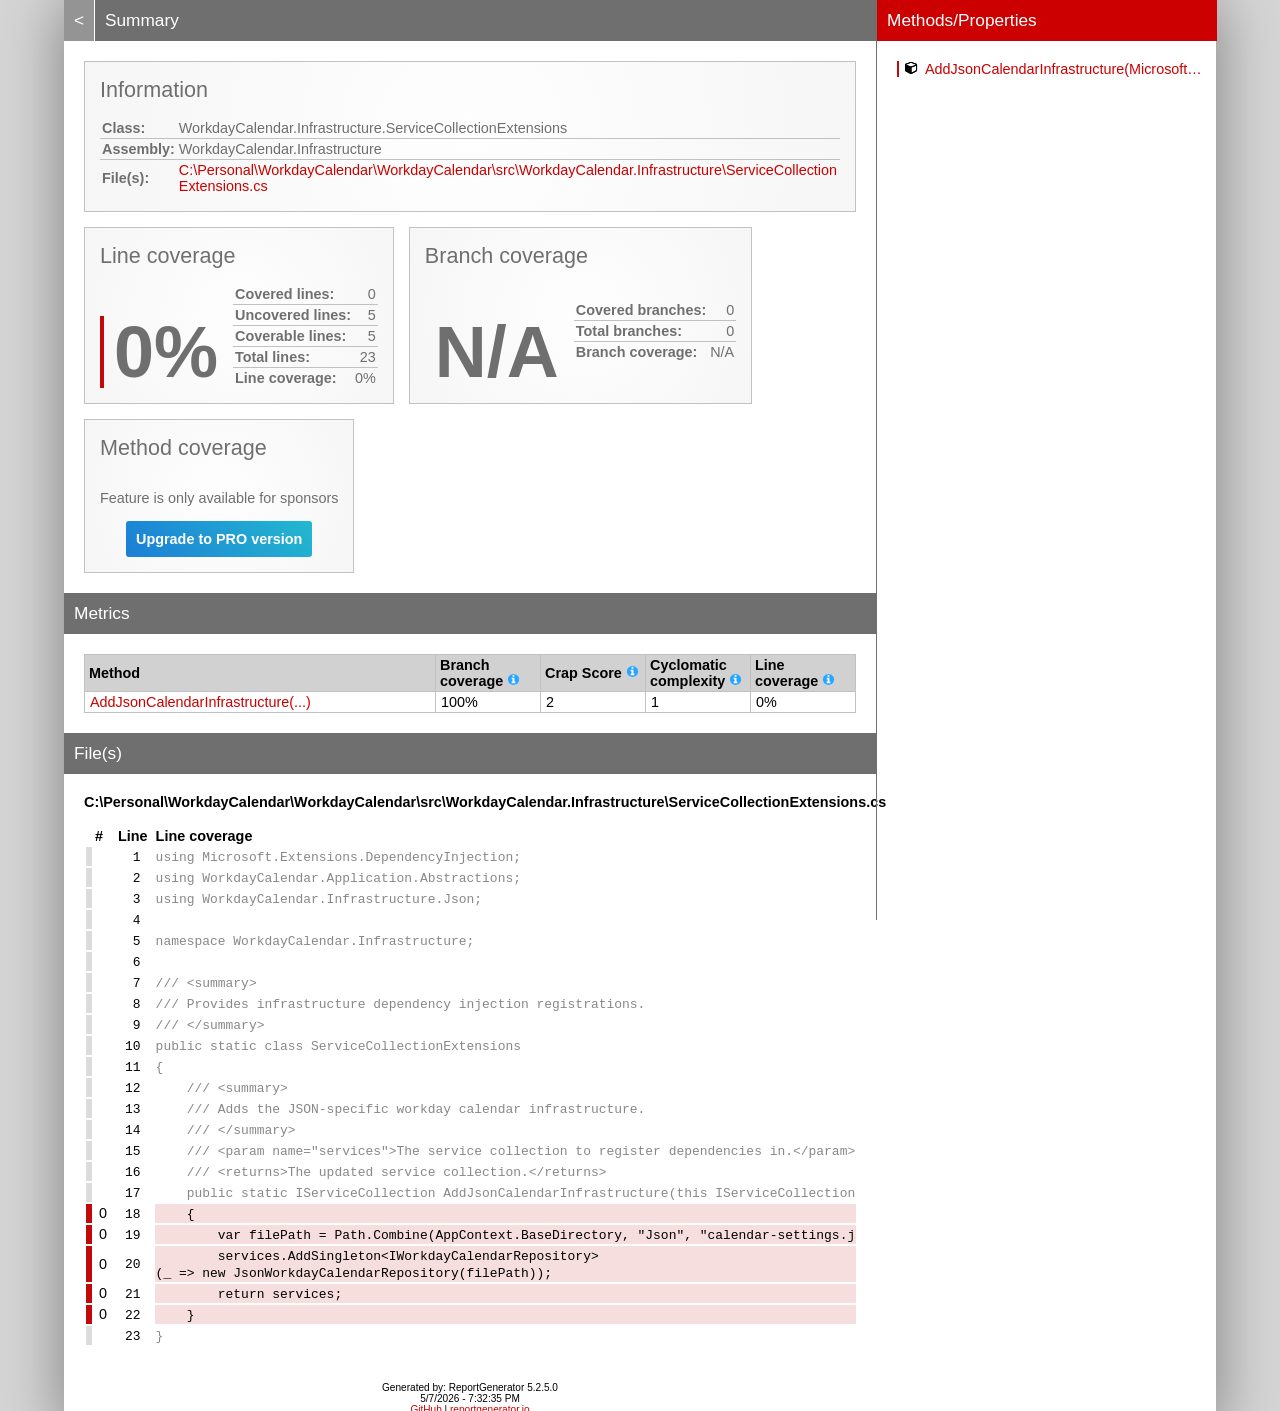
<file: WorkdayCalendar/tests/CoverageReport/WorkdayCalendar.Infrastructure_ServiceCollectionExtensions.html>
<!DOCTYPE html>
<html>
<head>
<meta charset="utf-8" />
<meta name="viewport" content="width=device-width, initial-scale=1.0" />
<meta http-equiv="X-UA-Compatible" content="IE=EDGE,chrome=1" />
<link href="[data-uri]" rel="icon" type="image/x-icon" />
<title>WorkdayCalendar.Infrastructure.ServiceCollectionExtensions - Coverage Report</title>
<link rel="stylesheet" type="text/css" href="report.css" />
</head><body><div class="container"><div class="containerleft">
<h1><a href="index.html" class="back">&lt;</a> Summary</h1>
<div class="card-group">
<div class="card">
<div class="card-header">Information</div>
<div class="card-body">
<div class="table">
<table>
<tr>
<th>Class:</th>
<td class="limit-width " title="WorkdayCalendar.Infrastructure.ServiceCollectionExtensions">WorkdayCalendar.Infrastructure.ServiceCollectionExtensions</td>
</tr>
<tr>
<th>Assembly:</th>
<td class="limit-width " title="WorkdayCalendar.Infrastructure">WorkdayCalendar.Infrastructure</td>
</tr>
<tr>
<th>File(s):</th>
<td class="overflow-wrap"><a href="#CPersonalWorkdayCalendarWorkdayCalendarsrcWorkdayCalendarInfrastructureServiceCollectionExtensionscs" class="navigatetohash">C:\Personal\WorkdayCalendar\WorkdayCalendar\src\WorkdayCalendar.Infrastructure\ServiceCollectionExtensions.cs</a></td>
</tr>
</table>
</div>
</div>
</div>
</div>
<div class="card-group">
<div class="card">
<div class="card-header">Line coverage</div>
<div class="card-body">
<div class="large cardpercentagebar cardpercentagebar100">0%</div>
<div class="table">
<table>
<tr>
<th>Covered lines:</th>
<td class="limit-width right" title="0">0</td>
</tr>
<tr>
<th>Uncovered lines:</th>
<td class="limit-width right" title="5">5</td>
</tr>
<tr>
<th>Coverable lines:</th>
<td class="limit-width right" title="5">5</td>
</tr>
<tr>
<th>Total lines:</th>
<td class="limit-width right" title="23">23</td>
</tr>
<tr>
<th>Line coverage:</th>
<td class="limit-width right" title="0 of 5">0%</td>
</tr>
</table>
</div>
</div>
</div>
<div class="card">
<div class="card-header">Branch coverage</div>
<div class="card-body">
<div class="large">N/A</div>
<div class="table">
<table>
<tr>
<th>Covered branches:</th>
<td class="limit-width right" title="0">0</td>
</tr>
<tr>
<th>Total branches:</th>
<td class="limit-width right" title="0">0</td>
</tr>
<tr>
<th>Branch coverage:</th>
<td class="limit-width right" title="N/A">N/A</td>
</tr>
</table>
</div>
</div>
</div>
<div class="card">
<div class="card-header">Method coverage</div>
<div class="card-body">
<div class="center">
<p>Feature is only available for sponsors</p>
<a class="pro-button" href="https://reportgenerator.io/pro" target="_blank">Upgrade to PRO version</a>
</div>
</div>
</div>
</div>
<h1>Metrics</h1>
<div class="table-responsive">
<table class="overview table-fixed">
<colgroup>
<col class="column-min-200" />
<col class="column105" />
<col class="column105" />
<col class="column105" />
<col class="column105" />
</colgroup>
<thead><tr><th>Method</th><th>Branch coverage <a href="https://en.wikipedia.org/wiki/Code_coverage" target="_blank"><i class="icon-info-circled"></i></a></th><th>Crap Score <a href="https://googletesting.blogspot.de/2011/02/this-code-is-crap.html" target="_blank"><i class="icon-info-circled"></i></a></th><th>Cyclomatic complexity <a href="https://en.wikipedia.org/wiki/Cyclomatic_complexity" target="_blank"><i class="icon-info-circled"></i></a></th><th>Line coverage <a href="https://en.wikipedia.org/wiki/Code_coverage" target="_blank"><i class="icon-info-circled"></i></a></th></tr></thead>
<tbody>
<tr><td title="AddJsonCalendarInfrastructure(Microsoft.Extensions.DependencyInjection.IServiceCollection)"><a href="#file0_line18" class="navigatetohash">AddJsonCalendarInfrastructure(...)</a></td><td>100%</td><td>2</td><td>1</td><td>0%</td></tr>
</tbody>
</table>
</div>
<h1>File(s)</h1>
<h2 id="CPersonalWorkdayCalendarWorkdayCalendarsrcWorkdayCalendarInfrastructureServiceCollectionExtensionscs">C:\Personal\WorkdayCalendar\WorkdayCalendar\src\WorkdayCalendar.Infrastructure\ServiceCollectionExtensions.cs</h2>
<div class="table-responsive">
<table class="lineAnalysis">
<thead><tr><th></th><th>#</th><th>Line</th><th></th><th>Line coverage</th></tr></thead>
<tbody>
<tr class="" title="Not coverable" data-coverage="{'AllTestMethods': {'VC': '', 'LVS': 'gray'}}"><td class="gray">&nbsp;</td><td class="leftmargin rightmargin right"></td><td class="rightmargin right"><a id="file0_line1"></a><code>1</code></td><td></td><td class="lightgray"><code>using&nbsp;Microsoft.Extensions.DependencyInjection;</code></td></tr>
<tr class="" title="Not coverable" data-coverage="{'AllTestMethods': {'VC': '', 'LVS': 'gray'}}"><td class="gray">&nbsp;</td><td class="leftmargin rightmargin right"></td><td class="rightmargin right"><a id="file0_line2"></a><code>2</code></td><td></td><td class="lightgray"><code>using&nbsp;WorkdayCalendar.Application.Abstractions;</code></td></tr>
<tr class="" title="Not coverable" data-coverage="{'AllTestMethods': {'VC': '', 'LVS': 'gray'}}"><td class="gray">&nbsp;</td><td class="leftmargin rightmargin right"></td><td class="rightmargin right"><a id="file0_line3"></a><code>3</code></td><td></td><td class="lightgray"><code>using&nbsp;WorkdayCalendar.Infrastructure.Json;</code></td></tr>
<tr class="" title="Not coverable" data-coverage="{'AllTestMethods': {'VC': '', 'LVS': 'gray'}}"><td class="gray">&nbsp;</td><td class="leftmargin rightmargin right"></td><td class="rightmargin right"><a id="file0_line4"></a><code>4</code></td><td></td><td class="lightgray"><code></code></td></tr>
<tr class="" title="Not coverable" data-coverage="{'AllTestMethods': {'VC': '', 'LVS': 'gray'}}"><td class="gray">&nbsp;</td><td class="leftmargin rightmargin right"></td><td class="rightmargin right"><a id="file0_line5"></a><code>5</code></td><td></td><td class="lightgray"><code>namespace&nbsp;WorkdayCalendar.Infrastructure;</code></td></tr>
<tr class="" title="Not coverable" data-coverage="{'AllTestMethods': {'VC': '', 'LVS': 'gray'}}"><td class="gray">&nbsp;</td><td class="leftmargin rightmargin right"></td><td class="rightmargin right"><a id="file0_line6"></a><code>6</code></td><td></td><td class="lightgray"><code></code></td></tr>
<tr class="" title="Not coverable" data-coverage="{'AllTestMethods': {'VC': '', 'LVS': 'gray'}}"><td class="gray">&nbsp;</td><td class="leftmargin rightmargin right"></td><td class="rightmargin right"><a id="file0_line7"></a><code>7</code></td><td></td><td class="lightgray"><code>///&nbsp;&lt;summary&gt;</code></td></tr>
<tr class="" title="Not coverable" data-coverage="{'AllTestMethods': {'VC': '', 'LVS': 'gray'}}"><td class="gray">&nbsp;</td><td class="leftmargin rightmargin right"></td><td class="rightmargin right"><a id="file0_line8"></a><code>8</code></td><td></td><td class="lightgray"><code>///&nbsp;Provides&nbsp;infrastructure&nbsp;dependency&nbsp;injection&nbsp;registrations.</code></td></tr>
<tr class="" title="Not coverable" data-coverage="{'AllTestMethods': {'VC': '', 'LVS': 'gray'}}"><td class="gray">&nbsp;</td><td class="leftmargin rightmargin right"></td><td class="rightmargin right"><a id="file0_line9"></a><code>9</code></td><td></td><td class="lightgray"><code>///&nbsp;&lt;/summary&gt;</code></td></tr>
<tr class="" title="Not coverable" data-coverage="{'AllTestMethods': {'VC': '', 'LVS': 'gray'}}"><td class="gray">&nbsp;</td><td class="leftmargin rightmargin right"></td><td class="rightmargin right"><a id="file0_line10"></a><code>10</code></td><td></td><td class="lightgray"><code>public&nbsp;static&nbsp;class&nbsp;ServiceCollectionExtensions</code></td></tr>
<tr class="" title="Not coverable" data-coverage="{'AllTestMethods': {'VC': '', 'LVS': 'gray'}}"><td class="gray">&nbsp;</td><td class="leftmargin rightmargin right"></td><td class="rightmargin right"><a id="file0_line11"></a><code>11</code></td><td></td><td class="lightgray"><code>{</code></td></tr>
<tr class="" title="Not coverable" data-coverage="{'AllTestMethods': {'VC': '', 'LVS': 'gray'}}"><td class="gray">&nbsp;</td><td class="leftmargin rightmargin right"></td><td class="rightmargin right"><a id="file0_line12"></a><code>12</code></td><td></td><td class="lightgray"><code>&nbsp;&nbsp;&nbsp;&nbsp;///&nbsp;&lt;summary&gt;</code></td></tr>
<tr class="" title="Not coverable" data-coverage="{'AllTestMethods': {'VC': '', 'LVS': 'gray'}}"><td class="gray">&nbsp;</td><td class="leftmargin rightmargin right"></td><td class="rightmargin right"><a id="file0_line13"></a><code>13</code></td><td></td><td class="lightgray"><code>&nbsp;&nbsp;&nbsp;&nbsp;///&nbsp;Adds&nbsp;the&nbsp;JSON-specific&nbsp;workday&nbsp;calendar&nbsp;infrastructure.</code></td></tr>
<tr class="" title="Not coverable" data-coverage="{'AllTestMethods': {'VC': '', 'LVS': 'gray'}}"><td class="gray">&nbsp;</td><td class="leftmargin rightmargin right"></td><td class="rightmargin right"><a id="file0_line14"></a><code>14</code></td><td></td><td class="lightgray"><code>&nbsp;&nbsp;&nbsp;&nbsp;///&nbsp;&lt;/summary&gt;</code></td></tr>
<tr class="" title="Not coverable" data-coverage="{'AllTestMethods': {'VC': '', 'LVS': 'gray'}}"><td class="gray">&nbsp;</td><td class="leftmargin rightmargin right"></td><td class="rightmargin right"><a id="file0_line15"></a><code>15</code></td><td></td><td class="lightgray"><code>&nbsp;&nbsp;&nbsp;&nbsp;///&nbsp;&lt;param&nbsp;name=&quot;services&quot;&gt;The&nbsp;service&nbsp;collection&nbsp;to&nbsp;register&nbsp;dependencies&nbsp;in.&lt;/param&gt;</code></td></tr>
<tr class="" title="Not coverable" data-coverage="{'AllTestMethods': {'VC': '', 'LVS': 'gray'}}"><td class="gray">&nbsp;</td><td class="leftmargin rightmargin right"></td><td class="rightmargin right"><a id="file0_line16"></a><code>16</code></td><td></td><td class="lightgray"><code>&nbsp;&nbsp;&nbsp;&nbsp;///&nbsp;&lt;returns&gt;The&nbsp;updated&nbsp;service&nbsp;collection.&lt;/returns&gt;</code></td></tr>
<tr class="" title="Not coverable" data-coverage="{'AllTestMethods': {'VC': '', 'LVS': 'gray'}}"><td class="gray">&nbsp;</td><td class="leftmargin rightmargin right"></td><td class="rightmargin right"><a id="file0_line17"></a><code>17</code></td><td></td><td class="lightgray"><code>&nbsp;&nbsp;&nbsp;&nbsp;public&nbsp;static&nbsp;IServiceCollection&nbsp;AddJsonCalendarInfrastructure(this&nbsp;IServiceCollection&nbsp;services)</code></td></tr>
<tr class="coverableline" title="Not covered (0 visits)" data-coverage="{'AllTestMethods': {'VC': '0', 'LVS': 'red'}}"><td class="red">&nbsp;</td><td class="leftmargin rightmargin right">0</td><td class="rightmargin right"><a id="file0_line18"></a><code>18</code></td><td></td><td class="lightred"><code>&nbsp;&nbsp;&nbsp;&nbsp;{</code></td></tr>
<tr class="coverableline" title="Not covered (0 visits)" data-coverage="{'AllTestMethods': {'VC': '0', 'LVS': 'red'}}"><td class="red">&nbsp;</td><td class="leftmargin rightmargin right">0</td><td class="rightmargin right"><a id="file0_line19"></a><code>19</code></td><td></td><td class="lightred"><code>&nbsp;&nbsp;&nbsp;&nbsp;&nbsp;&nbsp;&nbsp;&nbsp;var&nbsp;filePath&nbsp;=&nbsp;Path.Combine(AppContext.BaseDirectory,&nbsp;&quot;Json&quot;,&nbsp;&quot;calendar-settings.json&quot;);</code></td></tr>
<tr class="coverableline" title="Not covered (0 visits)" data-coverage="{'AllTestMethods': {'VC': '0', 'LVS': 'red'}}"><td class="red">&nbsp;</td><td class="leftmargin rightmargin right">0</td><td class="rightmargin right"><a id="file0_line20"></a><code>20</code></td><td></td><td class="lightred"><code>&nbsp;&nbsp;&nbsp;&nbsp;&nbsp;&nbsp;&nbsp;&nbsp;services.AddSingleton&lt;IWorkdayCalendarRepository&gt;(_&nbsp;=&gt;&nbsp;new&nbsp;JsonWorkdayCalendarRepository(filePath));</code></td></tr>
<tr class="coverableline" title="Not covered (0 visits)" data-coverage="{'AllTestMethods': {'VC': '0', 'LVS': 'red'}}"><td class="red">&nbsp;</td><td class="leftmargin rightmargin right">0</td><td class="rightmargin right"><a id="file0_line21"></a><code>21</code></td><td></td><td class="lightred"><code>&nbsp;&nbsp;&nbsp;&nbsp;&nbsp;&nbsp;&nbsp;&nbsp;return&nbsp;services;</code></td></tr>
<tr class="coverableline" title="Not covered (0 visits)" data-coverage="{'AllTestMethods': {'VC': '0', 'LVS': 'red'}}"><td class="red">&nbsp;</td><td class="leftmargin rightmargin right">0</td><td class="rightmargin right"><a id="file0_line22"></a><code>22</code></td><td></td><td class="lightred"><code>&nbsp;&nbsp;&nbsp;&nbsp;}</code></td></tr>
<tr class="" title="Not coverable" data-coverage="{'AllTestMethods': {'VC': '', 'LVS': 'gray'}}"><td class="gray">&nbsp;</td><td class="leftmargin rightmargin right"></td><td class="rightmargin right"><a id="file0_line23"></a><code>23</code></td><td></td><td class="lightgray"><code>}</code></td></tr>
</tbody>
</table>
</div>
<div class="footer">Generated by: ReportGenerator 5.2.5.0<br />5/7/2026 - 7:32:35 PM<br /><a href="https://github.com/danielpalme/ReportGenerator">GitHub</a> | <a href="https://reportgenerator.io">reportgenerator.io</a></div></div>
<div class="containerright">
<div class="containerrightfixed">
<h1>Methods/Properties</h1>
<a href="#file0_line18" class="navigatetohash percentagebar percentagebar0" title="Line coverage: 0% - AddJsonCalendarInfrastructure(Microsoft.Extensions.DependencyInjection.IServiceCollection)"><i class="icon-cube"></i>AddJsonCalendarInfrastructure(Microsoft.Extensions.DependencyInjection.IServiceCollection)</a><br />
<br/></div>
</div></div>
<script type="text/javascript">
/* <![CDATA[ */
(function() {
    var url = window.location.href;
    var startOfQueryString = url.indexOf('?');
    var queryString = startOfQueryString > -1 ? url.substr(startOfQueryString) : '';

    if (startOfQueryString > -1) {
        var i = 0, href= null;
        var css = document.getElementsByTagName('link');

        for (i = 0; i < css.length; i++) {
            if (css[i].getAttribute('rel') !== 'stylesheet') {
            continue;
            }

            href = css[i].getAttribute('href');

            if (href) {
            css[i].setAttribute('href', href + queryString);
            }
        }

        var links = document.getElementsByTagName('a');

        for (i = 0; i < links.length; i++) {
            href = links[i].getAttribute('href');

            if (href
                && !href.startsWith('http://')
                && !href.startsWith('https://')
                && !href.startsWith('#')
                && href.indexOf('?') === -1) {
            links[i].setAttribute('href', href + queryString);
            }
        }
    }

    var newScript = document.createElement('script');
    newScript.src = 'class.js' + queryString;
    document.getElementsByTagName('body')[0].appendChild(newScript);
})();
/* ]]> */ 
</script>
</body></html>
</file>
<file: WorkdayCalendar/tests/CoverageReport/report.css>
:root {
    --green: #0aad0a;
    --lightgreen: #dcf4dc;
}

html { font-family: sans-serif; margin: 0; padding: 0; font-size: 0.9em; background-color: #d6d6d6; height: 100%; }
body { margin: 0; padding: 0; height: 100%; color: #000; }
h1 { font-family: 'Century Gothic', sans-serif; font-size: 1.2em; font-weight: normal; color: #fff; background-color: #6f6f6f; padding: 10px; margin: 20px -20px 20px -20px;  }
h1:first-of-type { margin-top: 0; }
h2 { font-size: 1.0em; font-weight: bold; margin: 10px 0 15px 0; padding: 0; }
h3 { font-size: 1.0em; font-weight: bold; margin: 0 0 10px 0; padding: 0; display: inline-block; }
input, select, button { border: 1px solid #767676; border-radius: 0; }
button { background-color: #ddd; cursor: pointer; }
a { color: #c00; text-decoration: none; }
a:hover { color: #000; text-decoration: none; }
h1 a.back { color: #fff; background-color: #949494; display: inline-block; margin: -12px 5px -10px -10px; padding: 10px; border-right: 1px solid #fff; }
h1 a.back:hover { background-color: #ccc; }
h1 a.button { color: #000; background-color: #bebebe; margin: -5px 0 0 10px; padding: 5px 8px 5px 8px; border: 1px solid #fff; font-size: 0.9em; border-radius: 3px; float:right; }
h1 a.button:hover { background-color: #ccc; }
h1 a.button i { position: relative; top: 1px; }

.container { margin: auto; max-width: 1650px; width: 90%; background-color: #fff; display: flex; box-shadow: 0 0 60px #7d7d7d; min-height: 100%; }
.containerleft { padding: 0 20px 20px 20px; flex: 1; min-width: 1%; }
.containerright { width: 340px; min-width: 340px; background-color: #e5e5e5; height: 100%; }
.containerrightfixed { position: fixed; padding: 0 20px 20px 20px; border-left: 1px solid #6f6f6f; width: 300px; overflow-y: auto; height: 100%; top: 0; bottom: 0; }
.containerrightfixed h1 { background-color: #c00; }
.containerrightfixed label, .containerright a { white-space: nowrap; overflow: hidden; display: inline-block; width: 100%; max-width: 300px; text-overflow: ellipsis; }
.containerright a { margin-bottom: 3px; }

@media screen and (max-width:1200px){ 
    .container { box-shadow: none; width: 100%; }
    .containerright { display: none; }
}

.popup-container { position: fixed; left: 0; right: 0; top: 0; bottom: 0; background-color: rgb(0, 0, 0, 0.6); z-index: 100; }
.popup { position: absolute; top: 50%; right: 50%; transform: translate(50%,-50%); background-color: #fff; padding: 25px; border-radius: 15px; min-width: 300px; }
.popup .close { text-align: right; color: #979797; font-size: 25px;position: relative; left: 10px; bottom: 10px; cursor: pointer; }

.footer { font-size: 0.7em; text-align: center; margin-top: 35px; }

.card-group { display: flex; flex-wrap: wrap; margin-top: -15px; margin-left: -15px; }
.card-group + .card-group { margin-top: 0; }
.card-group .card { margin-top: 15px; margin-left: 15px; display: flex; flex-direction: column; background-color: #e4e4e4; background: radial-gradient(circle, #fefefe 0%, #f6f6f6 100%); border: 1px solid #c1c1c1; padding: 15px; color: #6f6f6f; max-width: 100% }
.card-group .card .card-header { font-size: 1.5rem; font-family: 'Century Gothic', sans-serif; margin-bottom: 15px; flex-grow: 1; }
.card-group .card .card-body { display: flex; flex-direction: row; gap: 15px; flex-grow: 1; }
.card-group .card .card-body div.table { display: flex; flex-direction: column; }
.card-group .card .large { font-size: 5rem; line-height: 5rem; font-weight: bold; align-self: flex-end; border-left-width: 4px; padding-left: 10px; }
.card-group .card table { align-self: flex-end; border-collapse: collapse; }
.card-group .card table tr { border-bottom: 1px solid #c1c1c1; }
.card-group .card table tr:hover { background-color: #c1c1c1; }
.card-group .card table tr:last-child { border-bottom: none; }
.card-group .card table th, .card-group .card table td { padding: 2px; }
.card-group td.limit-width { max-width: 200px; text-overflow: ellipsis; overflow: hidden; }
.card-group td.overflow-wrap { overflow-wrap: anywhere; }

.pro-button { color: #fff; background-color: #20A0D2; background-image: linear-gradient(50deg, #1c7ed6 0%, #23b8cf 100%); padding: 10px; border-radius: 3px; font-weight: bold; display: inline-block; }
.pro-button:hover { color: #fff; background-color: #1C8EB7; background-image: linear-gradient(50deg, #1A6FBA 0%, #1EA1B5 100%); }
.pro-button-tiny { border-radius: 10px; padding: 3px 8px; }

th { text-align: left; }
.table-fixed { table-layout: fixed; }
.table-responsive { overflow-x: auto; }
.table-responsive::-webkit-scrollbar { height: 20px; }
.table-responsive::-webkit-scrollbar-thumb { background-color: #6f6f6f; border-radius: 20px; border: 5px solid #fff; }
.overview { border: 1px solid #c1c1c1; border-collapse: collapse; width: 100%; word-wrap: break-word; }
.overview th { border: 1px solid #c1c1c1; border-collapse: collapse; padding: 2px 4px 2px 4px; background-color: #ddd; }
.overview tr.namespace th { background-color: #dcdcdc; }
.overview thead th { background-color: #d1d1d1; }
.overview th a { color: #000; }
.overview tr.namespace a { margin-left: 15px; display: block; }
.overview td { border: 1px solid #c1c1c1; border-collapse: collapse; padding: 2px 5px 2px 5px; }
.overview tr.header th { background-color: #d1d1d1; }
.overview tr.header th:nth-child(2n+1) { background-color: #ddd; }
.overview tr.header th:first-child { border-left: 1px solid #fff; border-top: 1px solid #fff; background-color: #fff; }
.overview tr:hover>td { background-color: #b0b0b0; }

div.currenthistory { margin: -2px -5px 0 -5px; padding: 2px 5px 2px 5px; height: 16px; }
.coverage { border-collapse: collapse; font-size: 5px; height: 10px; }
.coverage td { padding: 0; border: none; }
.stripped tr:nth-child(2n+1) { background-color: #F3F3F3; }

.customizebox { font-size: 0.75em; margin-bottom: 7px; display: grid; grid-template-columns: 1fr; grid-template-rows: auto auto auto auto; grid-column-gap: 10px; grid-row-gap: 10px; }
.customizebox>div { align-self: end; }
.customizebox div.col-right input { width: 150px; }

@media screen and (min-width: 1000px) {
  .customizebox { grid-template-columns: repeat(4, 1fr); grid-template-rows: 1fr; }
  .customizebox div.col-center { justify-self: center; }
  .customizebox div.col-right { justify-self: end; }
}
.slider-label { position: relative; left: 85px; }

.percentagebar {
    padding-left: 3px;
}
a.percentagebar {
    padding-left: 6px;
}
.percentagebarundefined {
    border-left: 2px solid #fff;
}
.percentagebar0 {
    border-left: 2px solid #c10909;
}
.percentagebar10 {
    border-left: 2px solid;
    border-image: linear-gradient(to bottom, #c10909 90%, var(--green) 90%, var(--green) 100%) 1;
}
.percentagebar20 {
    border-left: 2px solid;
    border-image: linear-gradient(to bottom, #c10909 80%, var(--green) 80%, var(--green) 100%) 1;
}
.percentagebar30 {
    border-left: 2px solid;
    border-image: linear-gradient(to bottom, #c10909 70%, var(--green) 70%, var(--green) 100%) 1;
}
.percentagebar40 {
    border-left: 2px solid;
    border-image: linear-gradient(to bottom, #c10909 60%, var(--green) 60%, var(--green) 100%) 1;
}
.percentagebar50 {
    border-left: 2px solid;
    border-image: linear-gradient(to bottom, #c10909 50%, var(--green) 50%, var(--green) 100%) 1;
}
.percentagebar60 {
    border-left: 2px solid;
    border-image: linear-gradient(to bottom, #c10909 40%, var(--green) 40%, var(--green) 100%) 1;
}
.percentagebar70 {
    border-left: 2px solid;
    border-image: linear-gradient(to bottom, #c10909 30%, var(--green) 30%, var(--green) 100%) 1;
}
.percentagebar80 {
    border-left: 2px solid;
    border-image: linear-gradient(to bottom, #c10909 20%, var(--green) 20%, var(--green) 100%) 1;
}
.percentagebar90 {
    border-left: 2px solid;
    border-image: linear-gradient(to bottom, #c10909 10%, var(--green) 10%, var(--green) 100%) 1;
}
.percentagebar100 {
    border-left: 2px solid var(--green);
}

.mt-1 { margin-top: 4px; }
.hidden, .ng-hide { display: none; }
.right { text-align: right; }
.center { text-align: center; }
.rightmargin  { padding-right: 8px; }
.leftmargin { padding-left: 5px; }
.green { background-color: var(--green); }
.lightgreen { background-color: var(--lightgreen); }
.red { background-color: #c10909; }
.lightred { background-color: #f7dede; }
.orange { background-color: #FFA500; }
.lightorange { background-color: #FFEFD5; }
.gray { background-color: #dcdcdc; }
.lightgray { color: #888888; }
.lightgraybg { background-color: #dadada; }

code { font-family: Consolas, monospace; font-size: 0.9em; }

.toggleZoom { text-align:right; }

.historychart svg { max-width: 100%; }
.ct-chart { position: relative; }
.ct-chart .ct-line { stroke-width: 2px !important; }
.ct-chart .ct-point { stroke-width: 6px !important; transition: stroke-width .2s; }
.ct-chart .ct-point:hover { stroke-width: 10px !important; }
.ct-chart .ct-series.ct-series-a .ct-line, .ct-chart .ct-series.ct-series-a .ct-point { stroke: #c00 !important;}
.ct-chart .ct-series.ct-series-b .ct-line, .ct-chart .ct-series.ct-series-b .ct-point { stroke: #1c2298 !important;}
.ct-chart .ct-series.ct-series-c .ct-line, .ct-chart .ct-series.ct-series-c .ct-point { stroke: #0aad0a !important;}

.tinylinecoveragechart, .tinybranchcoveragechart, .tinymethodcoveragechart { background-color: #fff; margin-left: -3px; float: left; border: 1px solid #c1c1c1; width: 30px; height: 18px; }
.historiccoverageoffset { margin-top: 7px; }

.tinylinecoveragechart .ct-line, .tinybranchcoveragechart .ct-line, .tinymethodcoveragechart .ct-line { stroke-width: 1px !important; }
.tinybranchcoveragechart .ct-series.ct-series-a .ct-line { stroke: #1c2298 !important; }
.tinymethodcoveragechart .ct-series.ct-series-a .ct-line { stroke: #0aad0a !important; }

.linecoverage { background-color: #c00; width: 10px; height: 8px; border: 1px solid #000; display: inline-block; }
.branchcoverage { background-color: #1c2298; width: 10px; height: 8px; border: 1px solid #000; display: inline-block; }
.codeelementcoverage { background-color: #0aad0a; width: 10px; height: 8px; border: 1px solid #000; display: inline-block; }

.tooltip { position: absolute; display: none; padding: 5px; background: #F4C63D; color: #453D3F; pointer-events: none; z-index: 1; min-width: 250px; }

.column-min-200 { min-width: 200px; }
.column60 { width: 60px; }
.column70 { width: 70px; }
.column90 { width: 90px; }
.column98 { width: 98px; }
.column100 { width: 100px; }
.column105 { width: 105px; }
.column112 { width: 112px; }

.cardpercentagebar { border-left-style: solid; }
.cardpercentagebar0 { border-image: linear-gradient(to bottom, #c10909 0%, #c10909 0%, var(--green) 0%) 1; }
.cardpercentagebar1 { border-image: linear-gradient(to bottom, #c10909 1%, #c10909 1%, var(--green) 1%) 1; }
.cardpercentagebar2 { border-image: linear-gradient(to bottom, #c10909 2%, #c10909 2%, var(--green) 2%) 1; }
.cardpercentagebar3 { border-image: linear-gradient(to bottom, #c10909 3%, #c10909 3%, var(--green) 3%) 1; }
.cardpercentagebar4 { border-image: linear-gradient(to bottom, #c10909 4%, #c10909 4%, var(--green) 4%) 1; }
.cardpercentagebar5 { border-image: linear-gradient(to bottom, #c10909 5%, #c10909 5%, var(--green) 5%) 1; }
.cardpercentagebar6 { border-image: linear-gradient(to bottom, #c10909 6%, #c10909 6%, var(--green) 6%) 1; }
.cardpercentagebar7 { border-image: linear-gradient(to bottom, #c10909 7%, #c10909 7%, var(--green) 7%) 1; }
.cardpercentagebar8 { border-image: linear-gradient(to bottom, #c10909 8%, #c10909 8%, var(--green) 8%) 1; }
.cardpercentagebar9 { border-image: linear-gradient(to bottom, #c10909 9%, #c10909 9%, var(--green) 9%) 1; }
.cardpercentagebar10 { border-image: linear-gradient(to bottom, #c10909 0%, #c10909 10%, var(--green) 10%) 1; }
.cardpercentagebar11 { border-image: linear-gradient(to bottom, #c10909 0%, #c10909 11%, var(--green) 11%) 1; }
.cardpercentagebar12 { border-image: linear-gradient(to bottom, #c10909 0%, #c10909 12%, var(--green) 12%) 1; }
.cardpercentagebar13 { border-image: linear-gradient(to bottom, #c10909 0%, #c10909 13%, var(--green) 13%) 1; }
.cardpercentagebar14 { border-image: linear-gradient(to bottom, #c10909 0%, #c10909 14%, var(--green) 14%) 1; }
.cardpercentagebar15 { border-image: linear-gradient(to bottom, #c10909 0%, #c10909 15%, var(--green) 15%) 1; }
.cardpercentagebar16 { border-image: linear-gradient(to bottom, #c10909 0%, #c10909 16%, var(--green) 16%) 1; }
.cardpercentagebar17 { border-image: linear-gradient(to bottom, #c10909 0%, #c10909 17%, var(--green) 17%) 1; }
.cardpercentagebar18 { border-image: linear-gradient(to bottom, #c10909 0%, #c10909 18%, var(--green) 18%) 1; }
.cardpercentagebar19 { border-image: linear-gradient(to bottom, #c10909 0%, #c10909 19%, var(--green) 19%) 1; }
.cardpercentagebar20 { border-image: linear-gradient(to bottom, #c10909 0%, #c10909 20%, var(--green) 20%) 1; }
.cardpercentagebar21 { border-image: linear-gradient(to bottom, #c10909 0%, #c10909 21%, var(--green) 21%) 1; }
.cardpercentagebar22 { border-image: linear-gradient(to bottom, #c10909 0%, #c10909 22%, var(--green) 22%) 1; }
.cardpercentagebar23 { border-image: linear-gradient(to bottom, #c10909 0%, #c10909 23%, var(--green) 23%) 1; }
.cardpercentagebar24 { border-image: linear-gradient(to bottom, #c10909 0%, #c10909 24%, var(--green) 24%) 1; }
.cardpercentagebar25 { border-image: linear-gradient(to bottom, #c10909 0%, #c10909 25%, var(--green) 25%) 1; }
.cardpercentagebar26 { border-image: linear-gradient(to bottom, #c10909 0%, #c10909 26%, var(--green) 26%) 1; }
.cardpercentagebar27 { border-image: linear-gradient(to bottom, #c10909 0%, #c10909 27%, var(--green) 27%) 1; }
.cardpercentagebar28 { border-image: linear-gradient(to bottom, #c10909 0%, #c10909 28%, var(--green) 28%) 1; }
.cardpercentagebar29 { border-image: linear-gradient(to bottom, #c10909 0%, #c10909 29%, var(--green) 29%) 1; }
.cardpercentagebar30 { border-image: linear-gradient(to bottom, #c10909 0%, #c10909 30%, var(--green) 30%) 1; }
.cardpercentagebar31 { border-image: linear-gradient(to bottom, #c10909 0%, #c10909 31%, var(--green) 31%) 1; }
.cardpercentagebar32 { border-image: linear-gradient(to bottom, #c10909 0%, #c10909 32%, var(--green) 32%) 1; }
.cardpercentagebar33 { border-image: linear-gradient(to bottom, #c10909 0%, #c10909 33%, var(--green) 33%) 1; }
.cardpercentagebar34 { border-image: linear-gradient(to bottom, #c10909 0%, #c10909 34%, var(--green) 34%) 1; }
.cardpercentagebar35 { border-image: linear-gradient(to bottom, #c10909 0%, #c10909 35%, var(--green) 35%) 1; }
.cardpercentagebar36 { border-image: linear-gradient(to bottom, #c10909 0%, #c10909 36%, var(--green) 36%) 1; }
.cardpercentagebar37 { border-image: linear-gradient(to bottom, #c10909 0%, #c10909 37%, var(--green) 37%) 1; }
.cardpercentagebar38 { border-image: linear-gradient(to bottom, #c10909 0%, #c10909 38%, var(--green) 38%) 1; }
.cardpercentagebar39 { border-image: linear-gradient(to bottom, #c10909 0%, #c10909 39%, var(--green) 39%) 1; }
.cardpercentagebar40 { border-image: linear-gradient(to bottom, #c10909 0%, #c10909 40%, var(--green) 40%) 1; }
.cardpercentagebar41 { border-image: linear-gradient(to bottom, #c10909 0%, #c10909 41%, var(--green) 41%) 1; }
.cardpercentagebar42 { border-image: linear-gradient(to bottom, #c10909 0%, #c10909 42%, var(--green) 42%) 1; }
.cardpercentagebar43 { border-image: linear-gradient(to bottom, #c10909 0%, #c10909 43%, var(--green) 43%) 1; }
.cardpercentagebar44 { border-image: linear-gradient(to bottom, #c10909 0%, #c10909 44%, var(--green) 44%) 1; }
.cardpercentagebar45 { border-image: linear-gradient(to bottom, #c10909 0%, #c10909 45%, var(--green) 45%) 1; }
.cardpercentagebar46 { border-image: linear-gradient(to bottom, #c10909 0%, #c10909 46%, var(--green) 46%) 1; }
.cardpercentagebar47 { border-image: linear-gradient(to bottom, #c10909 0%, #c10909 47%, var(--green) 47%) 1; }
.cardpercentagebar48 { border-image: linear-gradient(to bottom, #c10909 0%, #c10909 48%, var(--green) 48%) 1; }
.cardpercentagebar49 { border-image: linear-gradient(to bottom, #c10909 0%, #c10909 49%, var(--green) 49%) 1; }
.cardpercentagebar50 { border-image: linear-gradient(to bottom, #c10909 0%, #c10909 50%, var(--green) 50%) 1; }
.cardpercentagebar51 { border-image: linear-gradient(to bottom, #c10909 0%, #c10909 51%, var(--green) 51%) 1; }
.cardpercentagebar52 { border-image: linear-gradient(to bottom, #c10909 0%, #c10909 52%, var(--green) 52%) 1; }
.cardpercentagebar53 { border-image: linear-gradient(to bottom, #c10909 0%, #c10909 53%, var(--green) 53%) 1; }
.cardpercentagebar54 { border-image: linear-gradient(to bottom, #c10909 0%, #c10909 54%, var(--green) 54%) 1; }
.cardpercentagebar55 { border-image: linear-gradient(to bottom, #c10909 0%, #c10909 55%, var(--green) 55%) 1; }
.cardpercentagebar56 { border-image: linear-gradient(to bottom, #c10909 0%, #c10909 56%, var(--green) 56%) 1; }
.cardpercentagebar57 { border-image: linear-gradient(to bottom, #c10909 0%, #c10909 57%, var(--green) 57%) 1; }
.cardpercentagebar58 { border-image: linear-gradient(to bottom, #c10909 0%, #c10909 58%, var(--green) 58%) 1; }
.cardpercentagebar59 { border-image: linear-gradient(to bottom, #c10909 0%, #c10909 59%, var(--green) 59%) 1; }
.cardpercentagebar60 { border-image: linear-gradient(to bottom, #c10909 0%, #c10909 60%, var(--green) 60%) 1; }
.cardpercentagebar61 { border-image: linear-gradient(to bottom, #c10909 0%, #c10909 61%, var(--green) 61%) 1; }
.cardpercentagebar62 { border-image: linear-gradient(to bottom, #c10909 0%, #c10909 62%, var(--green) 62%) 1; }
.cardpercentagebar63 { border-image: linear-gradient(to bottom, #c10909 0%, #c10909 63%, var(--green) 63%) 1; }
.cardpercentagebar64 { border-image: linear-gradient(to bottom, #c10909 0%, #c10909 64%, var(--green) 64%) 1; }
.cardpercentagebar65 { border-image: linear-gradient(to bottom, #c10909 0%, #c10909 65%, var(--green) 65%) 1; }
.cardpercentagebar66 { border-image: linear-gradient(to bottom, #c10909 0%, #c10909 66%, var(--green) 66%) 1; }
.cardpercentagebar67 { border-image: linear-gradient(to bottom, #c10909 0%, #c10909 67%, var(--green) 67%) 1; }
.cardpercentagebar68 { border-image: linear-gradient(to bottom, #c10909 0%, #c10909 68%, var(--green) 68%) 1; }
.cardpercentagebar69 { border-image: linear-gradient(to bottom, #c10909 0%, #c10909 69%, var(--green) 69%) 1; }
.cardpercentagebar70 { border-image: linear-gradient(to bottom, #c10909 0%, #c10909 70%, var(--green) 70%) 1; }
.cardpercentagebar71 { border-image: linear-gradient(to bottom, #c10909 0%, #c10909 71%, var(--green) 71%) 1; }
.cardpercentagebar72 { border-image: linear-gradient(to bottom, #c10909 0%, #c10909 72%, var(--green) 72%) 1; }
.cardpercentagebar73 { border-image: linear-gradient(to bottom, #c10909 0%, #c10909 73%, var(--green) 73%) 1; }
.cardpercentagebar74 { border-image: linear-gradient(to bottom, #c10909 0%, #c10909 74%, var(--green) 74%) 1; }
.cardpercentagebar75 { border-image: linear-gradient(to bottom, #c10909 0%, #c10909 75%, var(--green) 75%) 1; }
.cardpercentagebar76 { border-image: linear-gradient(to bottom, #c10909 0%, #c10909 76%, var(--green) 76%) 1; }
.cardpercentagebar77 { border-image: linear-gradient(to bottom, #c10909 0%, #c10909 77%, var(--green) 77%) 1; }
.cardpercentagebar78 { border-image: linear-gradient(to bottom, #c10909 0%, #c10909 78%, var(--green) 78%) 1; }
.cardpercentagebar79 { border-image: linear-gradient(to bottom, #c10909 0%, #c10909 79%, var(--green) 79%) 1; }
.cardpercentagebar80 { border-image: linear-gradient(to bottom, #c10909 0%, #c10909 80%, var(--green) 80%) 1; }
.cardpercentagebar81 { border-image: linear-gradient(to bottom, #c10909 0%, #c10909 81%, var(--green) 81%) 1; }
.cardpercentagebar82 { border-image: linear-gradient(to bottom, #c10909 0%, #c10909 82%, var(--green) 82%) 1; }
.cardpercentagebar83 { border-image: linear-gradient(to bottom, #c10909 0%, #c10909 83%, var(--green) 83%) 1; }
.cardpercentagebar84 { border-image: linear-gradient(to bottom, #c10909 0%, #c10909 84%, var(--green) 84%) 1; }
.cardpercentagebar85 { border-image: linear-gradient(to bottom, #c10909 0%, #c10909 85%, var(--green) 85%) 1; }
.cardpercentagebar86 { border-image: linear-gradient(to bottom, #c10909 0%, #c10909 86%, var(--green) 86%) 1; }
.cardpercentagebar87 { border-image: linear-gradient(to bottom, #c10909 0%, #c10909 87%, var(--green) 87%) 1; }
.cardpercentagebar88 { border-image: linear-gradient(to bottom, #c10909 0%, #c10909 88%, var(--green) 88%) 1; }
.cardpercentagebar89 { border-image: linear-gradient(to bottom, #c10909 0%, #c10909 89%, var(--green) 89%) 1; }
.cardpercentagebar90 { border-image: linear-gradient(to bottom, #c10909 0%, #c10909 90%, var(--green) 90%) 1; }
.cardpercentagebar91 { border-image: linear-gradient(to bottom, #c10909 0%, #c10909 91%, var(--green) 91%) 1; }
.cardpercentagebar92 { border-image: linear-gradient(to bottom, #c10909 0%, #c10909 92%, var(--green) 92%) 1; }
.cardpercentagebar93 { border-image: linear-gradient(to bottom, #c10909 0%, #c10909 93%, var(--green) 93%) 1; }
.cardpercentagebar94 { border-image: linear-gradient(to bottom, #c10909 0%, #c10909 94%, var(--green) 94%) 1; }
.cardpercentagebar95 { border-image: linear-gradient(to bottom, #c10909 0%, #c10909 95%, var(--green) 95%) 1; }
.cardpercentagebar96 { border-image: linear-gradient(to bottom, #c10909 0%, #c10909 96%, var(--green) 96%) 1; }
.cardpercentagebar97 { border-image: linear-gradient(to bottom, #c10909 0%, #c10909 97%, var(--green) 97%) 1; }
.cardpercentagebar98 { border-image: linear-gradient(to bottom, #c10909 0%, #c10909 98%, var(--green) 98%) 1; }
.cardpercentagebar99 { border-image: linear-gradient(to bottom, #c10909 0%, #c10909 99%, var(--green) 99%) 1; }
.cardpercentagebar100 { border-image: linear-gradient(to bottom, #c10909 0%, #c10909 100%, var(--green) 100%) 1; }

.covered0 { width: 0px; }
.covered1 { width: 1px; }
.covered2 { width: 2px; }
.covered3 { width: 3px; }
.covered4 { width: 4px; }
.covered5 { width: 5px; }
.covered6 { width: 6px; }
.covered7 { width: 7px; }
.covered8 { width: 8px; }
.covered9 { width: 9px; }
.covered10 { width: 10px; }
.covered11 { width: 11px; }
.covered12 { width: 12px; }
.covered13 { width: 13px; }
.covered14 { width: 14px; }
.covered15 { width: 15px; }
.covered16 { width: 16px; }
.covered17 { width: 17px; }
.covered18 { width: 18px; }
.covered19 { width: 19px; }
.covered20 { width: 20px; }
.covered21 { width: 21px; }
.covered22 { width: 22px; }
.covered23 { width: 23px; }
.covered24 { width: 24px; }
.covered25 { width: 25px; }
.covered26 { width: 26px; }
.covered27 { width: 27px; }
.covered28 { width: 28px; }
.covered29 { width: 29px; }
.covered30 { width: 30px; }
.covered31 { width: 31px; }
.covered32 { width: 32px; }
.covered33 { width: 33px; }
.covered34 { width: 34px; }
.covered35 { width: 35px; }
.covered36 { width: 36px; }
.covered37 { width: 37px; }
.covered38 { width: 38px; }
.covered39 { width: 39px; }
.covered40 { width: 40px; }
.covered41 { width: 41px; }
.covered42 { width: 42px; }
.covered43 { width: 43px; }
.covered44 { width: 44px; }
.covered45 { width: 45px; }
.covered46 { width: 46px; }
.covered47 { width: 47px; }
.covered48 { width: 48px; }
.covered49 { width: 49px; }
.covered50 { width: 50px; }
.covered51 { width: 51px; }
.covered52 { width: 52px; }
.covered53 { width: 53px; }
.covered54 { width: 54px; }
.covered55 { width: 55px; }
.covered56 { width: 56px; }
.covered57 { width: 57px; }
.covered58 { width: 58px; }
.covered59 { width: 59px; }
.covered60 { width: 60px; }
.covered61 { width: 61px; }
.covered62 { width: 62px; }
.covered63 { width: 63px; }
.covered64 { width: 64px; }
.covered65 { width: 65px; }
.covered66 { width: 66px; }
.covered67 { width: 67px; }
.covered68 { width: 68px; }
.covered69 { width: 69px; }
.covered70 { width: 70px; }
.covered71 { width: 71px; }
.covered72 { width: 72px; }
.covered73 { width: 73px; }
.covered74 { width: 74px; }
.covered75 { width: 75px; }
.covered76 { width: 76px; }
.covered77 { width: 77px; }
.covered78 { width: 78px; }
.covered79 { width: 79px; }
.covered80 { width: 80px; }
.covered81 { width: 81px; }
.covered82 { width: 82px; }
.covered83 { width: 83px; }
.covered84 { width: 84px; }
.covered85 { width: 85px; }
.covered86 { width: 86px; }
.covered87 { width: 87px; }
.covered88 { width: 88px; }
.covered89 { width: 89px; }
.covered90 { width: 90px; }
.covered91 { width: 91px; }
.covered92 { width: 92px; }
.covered93 { width: 93px; }
.covered94 { width: 94px; }
.covered95 { width: 95px; }
.covered96 { width: 96px; }
.covered97 { width: 97px; }
.covered98 { width: 98px; }
.covered99 { width: 99px; }
.covered100 { width: 100px; }

 @media print {
    html, body { background-color: #fff; }
    .container { max-width: 100%; width: 100%; padding: 0; }
    .overview colgroup col:first-child { width: 300px; }
}

.icon-up-dir_active {
    background-image: url(icon_up-dir.svg), url([data-uri]);
    background-repeat: no-repeat;
    background-size: contain;
    padding-left: 15px;
    height: 0.9em;
    display: inline-block;
    position: relative;
    top: 3px;
}
.icon-down-dir_active {
    background-image: url(icon_up-dir_active.svg), url([data-uri]);
    background-repeat: no-repeat;
    background-size: contain;
    padding-left: 15px;
    height: 0.9em;
    display: inline-block;
    position: relative;
    top: 3px;
}
.icon-down-dir {
    background-image: url(icon_down-dir_active.svg), url([data-uri]);
    background-repeat: no-repeat;
    background-size: contain;
    padding-left: 15px;
    height: 0.9em;
    display: inline-block;
    position: relative;
    top: 3px;
}
.icon-info-circled {
    background-image: url(icon_info-circled.svg), url([data-uri]);
    background-repeat: no-repeat;
    background-size: contain;
    padding-left: 15px;
    height: 0.9em;
    display: inline-block;
}
.icon-plus {
    background-image: url(icon_plus.svg), url([data-uri]);
    background-repeat: no-repeat;
    background-size: contain;
    padding-left: 15px;
    height: 0.9em;
    display: inline-block;
    position: relative;
    top: 3px;
}
.icon-minus {
    background-image: url(icon_minus.svg), url([data-uri]);
    background-repeat: no-repeat;
    background-size: contain;
    padding-left: 15px;
    height: 0.9em;
    display: inline-block;
    position: relative;
    top: 3px;
}
.icon-wrench {
    background-image: url(icon_wrench.svg), url([data-uri]);
    background-repeat: no-repeat;
    background-size: contain;
    padding-left: 20px;
    height: 0.9em;
    display: inline-block;
}
.icon-cog {
    background-image: url(icon_cog.svg), url([data-uri]);
    background-repeat: no-repeat;
    background-size: contain;
    padding-left: 16px;
    height: 0.8em;
    display: inline-block;
}
.icon-fork {
    background-image: url(icon_fork.svg), url([data-uri]);
    background-repeat: no-repeat;
    background-size: contain;
    padding-left: 20px;
    height: 0.9em;
    display: inline-block;
}
.icon-cube {
    background-image: url(icon_cube.svg), url([data-uri]);
    background-repeat: no-repeat;
    background-size: contain;
    padding-left: 20px;
    height: 0.9em;
    display: inline-block;
}
.icon-search-plus {
    background-image: url(icon_search-plus.svg), url([data-uri]);
    background-repeat: no-repeat;
    background-size: contain;
    padding-left: 20px;
    height: 0.9em;
    display: inline-block;
}
.icon-search-minus {
    background-image: url(icon_search-minus.svg), url([data-uri]);
    background-repeat: no-repeat;
    background-size: contain;
    padding-left: 20px;
    height: 0.9em;
    display: inline-block;
}
.icon-star {
    background-image: url(icon_star.svg), url([data-uri]);
    background-repeat: no-repeat;
    background-size: contain;
    padding-left: 20px;
    height: 0.9em;
    display: inline-block;
}
.icon-sponsor {
    background-image: url(icon_sponsor.svg), url([data-uri]);
    background-repeat: no-repeat;
    background-size: contain;
    padding-left: 20px;
    height: 0.9em;
    display: inline-block;
}



@media (prefers-color-scheme: dark) {
    @media screen {
        html {
            background-color: #333;
            color: #fff;
        }

        body {
            color: #fff;
        }

        h1 {
            background-color: #555453;
            color: #fff;
        }

        .container {
            background-color: #333;
            box-shadow: 0 0 60px #0c0c0c;
        }

        .containerrightfixed {
            background-color: #3D3C3C;
            border-left: 1px solid #515050;
        }

            .containerrightfixed h1 {
                background-color: #484747;
            }

        .popup-container {
            background-color: rgb(80, 80, 80, 0.6);
        }

        .popup {
            background-color: #333;
        }

        .card-group .card {
            background-color: #333;
            background: radial-gradient(circle, #444 0%, #333 100%);
            border: 1px solid #545454;
            color: #fff;
        }

            .card-group .card table tr {
                border-bottom: 1px solid #545454;
            }

                .card-group .card table tr:hover {
                    background-color: #2E2D2C;
                }

        .table-responsive::-webkit-scrollbar-thumb {
            background-color: #555453;
            border: 5px solid #333;
        }

        .overview tr:hover > td {
            background-color: #2E2D2C;
        }

        .overview th {
            background-color: #444;
            border: 1px solid #3B3A39;
        }

        .overview tr.namespace th {
            background-color: #444;
        }

        .overview thead th {
            background-color: #444;
        }

        .overview th a {
            color: #fff;
            color: rgba(255, 255, 255, 0.95);
        }

            .overview th a:hover {
                color: #0078d4;
            }

        .overview td {
            border: 1px solid #3B3A39;
        }

        .overview .coverage td {
            border: none;
        }

        .overview tr.header th {
            background-color: #444;
        }

            .overview tr.header th:nth-child(2n+1) {
                background-color: #3a3a3a;
            }

            .overview tr.header th:first-child {
                border-left: 1px solid #333;
                border-top: 1px solid #333;
                background-color: #333;
            }

        .stripped tr:nth-child(2n+1) {
            background-color: #3c3c3c;
        }

        input, select, button {
            background-color: #333;
            color: #fff;
            border: 1px solid #A19F9D;
        }

        a {
            color: #fff;
            color: rgba(255, 255, 255, 0.95);
        }

            a:hover {
                color: #0078d4;
            }

        h1 a.back {
            background-color: #4a4846;
        }

        h1 a.button {
            color: #fff;
            background-color: #565656;
            border-color: #c1c1c1;
        }

            h1 a.button:hover {
                background-color: #8d8d8d;
            }

        .gray {
            background-color: #484747;
        }

        .lightgray {
            color: #ebebeb;
        }

        .lightgraybg {
            background-color: #474747;
        }

        .lightgreen {
            background-color: #406540;
        }

        .lightorange {
            background-color: #ab7f36;
        }

        .lightred {
            background-color: #954848;
        }

        .ct-label {
            color: #fff !important;
            fill: #fff !important;
        }

        .ct-grid {
            stroke: #fff !important;
        }

        .ct-chart .ct-series.ct-series-a .ct-line, .ct-chart .ct-series.ct-series-a .ct-point {
            stroke: #0078D4 !important;
        }

        .ct-chart .ct-series.ct-series-b .ct-line, .ct-chart .ct-series.ct-series-b .ct-point {
            stroke: #6dc428 !important;
        }

        .ct-chart .ct-series.ct-series-c .ct-line, .ct-chart .ct-series.ct-series-c .ct-point {
            stroke: #e58f1d !important;
        }

        .linecoverage {
            background-color: #0078D4;
        }

        .branchcoverage {
            background-color: #6dc428;
        }
        .codeelementcoverage {
            background-color: #e58f1d;
        }

        .tinylinecoveragechart, .tinybranchcoveragechart, .tinymethodcoveragechart {
            background-color: #333;
        }

            .tinybranchcoveragechart .ct-series.ct-series-a .ct-line {
                stroke: #6dc428 !important;
            }

            .tinymethodcoveragechart .ct-series.ct-series-a .ct-line {
                stroke: #e58f1d !important;
            }

        .icon-down-dir {
            background-image: url(icon_down-dir_active_dark.svg), url([data-uri]);
        }

        .icon-info-circled {
            background-image: url(icon_info-circled_dark.svg), url([data-uri]);
        }

        .icon-plus {
            background-image: url(icon_plus_dark.svg), url([data-uri]);
        }

        .icon-minus {
            background-image: url(icon_minus_dark.svg), url([data-uri]);
        }

        .icon-wrench {
            background-image: url(icon_wrench_dark.svg), url([data-uri]);
        }

        .icon-cog {
            background-image: url(icon_cog_dark.svg), url([data-uri]);
        }

        .icon-fork {
            background-image: url(icon_fork_dark.svg), url([data-uri]);
        }

        .icon-cube {
            background-image: url(icon_cube_dark.svg), url([data-uri]);
        }

        .icon-search-plus {
            background-image: url(icon_search-plus_dark.svg), url([data-uri]);
        }

        .icon-search-minus {
            background-image: url(icon_search-minus_dark.svg), url([data-uri]);
        }

        .icon-star {
            background-image: url(icon_star_dark.svg), url([data-uri]);
        }
    }
}

.ct-double-octave:after,.ct-golden-section:after,.ct-major-eleventh:after,.ct-major-second:after,.ct-major-seventh:after,.ct-major-sixth:after,.ct-major-tenth:after,.ct-major-third:after,.ct-major-twelfth:after,.ct-minor-second:after,.ct-minor-seventh:after,.ct-minor-sixth:after,.ct-minor-third:after,.ct-octave:after,.ct-perfect-fifth:after,.ct-perfect-fourth:after,.ct-square:after{content:"";clear:both}.ct-label{fill:rgba(0,0,0,.4);color:rgba(0,0,0,.4);font-size:.75rem;line-height:1}.ct-chart-bar .ct-label,.ct-chart-line .ct-label{display:block;display:-webkit-box;display:-moz-box;display:-ms-flexbox;display:-webkit-flex;display:flex}.ct-chart-donut .ct-label,.ct-chart-pie .ct-label{dominant-baseline:central}.ct-label.ct-horizontal.ct-start{-webkit-box-align:flex-end;-webkit-align-items:flex-end;-ms-flex-align:flex-end;align-items:flex-end;-webkit-box-pack:flex-start;-webkit-justify-content:flex-start;-ms-flex-pack:flex-start;justify-content:flex-start;text-align:left;text-anchor:start}.ct-label.ct-horizontal.ct-end{-webkit-box-align:flex-start;-webkit-align-items:flex-start;-ms-flex-align:flex-start;align-items:flex-start;-webkit-box-pack:flex-start;-webkit-justify-content:flex-start;-ms-flex-pack:flex-start;justify-content:flex-start;text-align:left;text-anchor:start}.ct-label.ct-vertical.ct-start{-webkit-box-align:flex-end;-webkit-align-items:flex-end;-ms-flex-align:flex-end;align-items:flex-end;-webkit-box-pack:flex-end;-webkit-justify-content:flex-end;-ms-flex-pack:flex-end;justify-content:flex-end;text-align:right;text-anchor:end}.ct-label.ct-vertical.ct-end{-webkit-box-align:flex-end;-webkit-align-items:flex-end;-ms-flex-align:flex-end;align-items:flex-end;-webkit-box-pack:flex-start;-webkit-justify-content:flex-start;-ms-flex-pack:flex-start;justify-content:flex-start;text-align:left;text-anchor:start}.ct-chart-bar .ct-label.ct-horizontal.ct-start{-webkit-box-align:flex-end;-webkit-align-items:flex-end;-ms-flex-align:flex-end;align-items:flex-end;-webkit-box-pack:center;-webkit-justify-content:center;-ms-flex-pack:center;justify-content:center;text-align:center;text-anchor:start}.ct-chart-bar .ct-label.ct-horizontal.ct-end{-webkit-box-align:flex-start;-webkit-align-items:flex-start;-ms-flex-align:flex-start;align-items:flex-start;-webkit-box-pack:center;-webkit-justify-content:center;-ms-flex-pack:center;justify-content:center;text-align:center;text-anchor:start}.ct-chart-bar.ct-horizontal-bars .ct-label.ct-horizontal.ct-start{-webkit-box-align:flex-end;-webkit-align-items:flex-end;-ms-flex-align:flex-end;align-items:flex-end;-webkit-box-pack:flex-start;-webkit-justify-content:flex-start;-ms-flex-pack:flex-start;justify-content:flex-start;text-align:left;text-anchor:start}.ct-chart-bar.ct-horizontal-bars .ct-label.ct-horizontal.ct-end{-webkit-box-align:flex-start;-webkit-align-items:flex-start;-ms-flex-align:flex-start;align-items:flex-start;-webkit-box-pack:flex-start;-webkit-justify-content:flex-start;-ms-flex-pack:flex-start;justify-content:flex-start;text-align:left;text-anchor:start}.ct-chart-bar.ct-horizontal-bars .ct-label.ct-vertical.ct-start{-webkit-box-align:center;-webkit-align-items:center;-ms-flex-align:center;align-items:center;-webkit-box-pack:flex-end;-webkit-justify-content:flex-end;-ms-flex-pack:flex-end;justify-content:flex-end;text-align:right;text-anchor:end}.ct-chart-bar.ct-horizontal-bars .ct-label.ct-vertical.ct-end{-webkit-box-align:center;-webkit-align-items:center;-ms-flex-align:center;align-items:center;-webkit-box-pack:flex-start;-webkit-justify-content:flex-start;-ms-flex-pack:flex-start;justify-content:flex-start;text-align:left;text-anchor:end}.ct-grid{stroke:rgba(0,0,0,.2);stroke-width:1px;stroke-dasharray:2px}.ct-grid-background{fill:none}.ct-point{stroke-width:10px;stroke-linecap:round}.ct-line{fill:none;stroke-width:4px}.ct-area{stroke:none;fill-opacity:.1}.ct-bar{fill:none;stroke-width:10px}.ct-slice-donut{fill:none;stroke-width:60px}.ct-series-a .ct-bar,.ct-series-a .ct-line,.ct-series-a .ct-point,.ct-series-a .ct-slice-donut{stroke:#d70206}.ct-series-a .ct-area,.ct-series-a .ct-slice-donut-solid,.ct-series-a .ct-slice-pie{fill:#d70206}.ct-series-b .ct-bar,.ct-series-b .ct-line,.ct-series-b .ct-point,.ct-series-b .ct-slice-donut{stroke:#f05b4f}.ct-series-b .ct-area,.ct-series-b .ct-slice-donut-solid,.ct-series-b .ct-slice-pie{fill:#f05b4f}.ct-series-c .ct-bar,.ct-series-c .ct-line,.ct-series-c .ct-point,.ct-series-c .ct-slice-donut{stroke:#f4c63d}.ct-series-c .ct-area,.ct-series-c .ct-slice-donut-solid,.ct-series-c .ct-slice-pie{fill:#f4c63d}.ct-series-d .ct-bar,.ct-series-d .ct-line,.ct-series-d .ct-point,.ct-series-d .ct-slice-donut{stroke:#d17905}.ct-series-d .ct-area,.ct-series-d .ct-slice-donut-solid,.ct-series-d .ct-slice-pie{fill:#d17905}.ct-series-e .ct-bar,.ct-series-e .ct-line,.ct-series-e .ct-point,.ct-series-e .ct-slice-donut{stroke:#453d3f}.ct-series-e .ct-area,.ct-series-e .ct-slice-donut-solid,.ct-series-e .ct-slice-pie{fill:#453d3f}.ct-series-f .ct-bar,.ct-series-f .ct-line,.ct-series-f .ct-point,.ct-series-f .ct-slice-donut{stroke:#59922b}.ct-series-f .ct-area,.ct-series-f .ct-slice-donut-solid,.ct-series-f .ct-slice-pie{fill:#59922b}.ct-series-g .ct-bar,.ct-series-g .ct-line,.ct-series-g .ct-point,.ct-series-g .ct-slice-donut{stroke:#0544d3}.ct-series-g .ct-area,.ct-series-g .ct-slice-donut-solid,.ct-series-g .ct-slice-pie{fill:#0544d3}.ct-series-h .ct-bar,.ct-series-h .ct-line,.ct-series-h .ct-point,.ct-series-h .ct-slice-donut{stroke:#6b0392}.ct-series-h .ct-area,.ct-series-h .ct-slice-donut-solid,.ct-series-h .ct-slice-pie{fill:#6b0392}.ct-series-i .ct-bar,.ct-series-i .ct-line,.ct-series-i .ct-point,.ct-series-i .ct-slice-donut{stroke:#f05b4f}.ct-series-i .ct-area,.ct-series-i .ct-slice-donut-solid,.ct-series-i .ct-slice-pie{fill:#f05b4f}.ct-series-j .ct-bar,.ct-series-j .ct-line,.ct-series-j .ct-point,.ct-series-j .ct-slice-donut{stroke:#dda458}.ct-series-j .ct-area,.ct-series-j .ct-slice-donut-solid,.ct-series-j .ct-slice-pie{fill:#dda458}.ct-series-k .ct-bar,.ct-series-k .ct-line,.ct-series-k .ct-point,.ct-series-k .ct-slice-donut{stroke:#eacf7d}.ct-series-k .ct-area,.ct-series-k .ct-slice-donut-solid,.ct-series-k .ct-slice-pie{fill:#eacf7d}.ct-series-l .ct-bar,.ct-series-l .ct-line,.ct-series-l .ct-point,.ct-series-l .ct-slice-donut{stroke:#86797d}.ct-series-l .ct-area,.ct-series-l .ct-slice-donut-solid,.ct-series-l .ct-slice-pie{fill:#86797d}.ct-series-m .ct-bar,.ct-series-m .ct-line,.ct-series-m .ct-point,.ct-series-m .ct-slice-donut{stroke:#b2c326}.ct-series-m .ct-area,.ct-series-m .ct-slice-donut-solid,.ct-series-m .ct-slice-pie{fill:#b2c326}.ct-series-n .ct-bar,.ct-series-n .ct-line,.ct-series-n .ct-point,.ct-series-n .ct-slice-donut{stroke:#6188e2}.ct-series-n .ct-area,.ct-series-n .ct-slice-donut-solid,.ct-series-n .ct-slice-pie{fill:#6188e2}.ct-series-o .ct-bar,.ct-series-o .ct-line,.ct-series-o .ct-point,.ct-series-o .ct-slice-donut{stroke:#a748ca}.ct-series-o .ct-area,.ct-series-o .ct-slice-donut-solid,.ct-series-o .ct-slice-pie{fill:#a748ca}.ct-square{display:block;position:relative;width:100%}.ct-square:before{display:block;float:left;content:"";width:0;height:0;padding-bottom:100%}.ct-square:after{display:table}.ct-square>svg{display:block;position:absolute;top:0;left:0}.ct-minor-second{display:block;position:relative;width:100%}.ct-minor-second:before{display:block;float:left;content:"";width:0;height:0;padding-bottom:93.75%}.ct-minor-second:after{display:table}.ct-minor-second>svg{display:block;position:absolute;top:0;left:0}.ct-major-second{display:block;position:relative;width:100%}.ct-major-second:before{display:block;float:left;content:"";width:0;height:0;padding-bottom:88.8888888889%}.ct-major-second:after{display:table}.ct-major-second>svg{display:block;position:absolute;top:0;left:0}.ct-minor-third{display:block;position:relative;width:100%}.ct-minor-third:before{display:block;float:left;content:"";width:0;height:0;padding-bottom:83.3333333333%}.ct-minor-third:after{display:table}.ct-minor-third>svg{display:block;position:absolute;top:0;left:0}.ct-major-third{display:block;position:relative;width:100%}.ct-major-third:before{display:block;float:left;content:"";width:0;height:0;padding-bottom:80%}.ct-major-third:after{display:table}.ct-major-third>svg{display:block;position:absolute;top:0;left:0}.ct-perfect-fourth{display:block;position:relative;width:100%}.ct-perfect-fourth:before{display:block;float:left;content:"";width:0;height:0;padding-bottom:75%}.ct-perfect-fourth:after{display:table}.ct-perfect-fourth>svg{display:block;position:absolute;top:0;left:0}.ct-perfect-fifth{display:block;position:relative;width:100%}.ct-perfect-fifth:before{display:block;float:left;content:"";width:0;height:0;padding-bottom:66.6666666667%}.ct-perfect-fifth:after{display:table}.ct-perfect-fifth>svg{display:block;position:absolute;top:0;left:0}.ct-minor-sixth{display:block;position:relative;width:100%}.ct-minor-sixth:before{display:block;float:left;content:"";width:0;height:0;padding-bottom:62.5%}.ct-minor-sixth:after{display:table}.ct-minor-sixth>svg{display:block;position:absolute;top:0;left:0}.ct-golden-section{display:block;position:relative;width:100%}.ct-golden-section:before{display:block;float:left;content:"";width:0;height:0;padding-bottom:61.804697157%}.ct-golden-section:after{display:table}.ct-golden-section>svg{display:block;position:absolute;top:0;left:0}.ct-major-sixth{display:block;position:relative;width:100%}.ct-major-sixth:before{display:block;float:left;content:"";width:0;height:0;padding-bottom:60%}.ct-major-sixth:after{display:table}.ct-major-sixth>svg{display:block;position:absolute;top:0;left:0}.ct-minor-seventh{display:block;position:relative;width:100%}.ct-minor-seventh:before{display:block;float:left;content:"";width:0;height:0;padding-bottom:56.25%}.ct-minor-seventh:after{display:table}.ct-minor-seventh>svg{display:block;position:absolute;top:0;left:0}.ct-major-seventh{display:block;position:relative;width:100%}.ct-major-seventh:before{display:block;float:left;content:"";width:0;height:0;padding-bottom:53.3333333333%}.ct-major-seventh:after{display:table}.ct-major-seventh>svg{display:block;position:absolute;top:0;left:0}.ct-octave{display:block;position:relative;width:100%}.ct-octave:before{display:block;float:left;content:"";width:0;height:0;padding-bottom:50%}.ct-octave:after{display:table}.ct-octave>svg{display:block;position:absolute;top:0;left:0}.ct-major-tenth{display:block;position:relative;width:100%}.ct-major-tenth:before{display:block;float:left;content:"";width:0;height:0;padding-bottom:40%}.ct-major-tenth:after{display:table}.ct-major-tenth>svg{display:block;position:absolute;top:0;left:0}.ct-major-eleventh{display:block;position:relative;width:100%}.ct-major-eleventh:before{display:block;float:left;content:"";width:0;height:0;padding-bottom:37.5%}.ct-major-eleventh:after{display:table}.ct-major-eleventh>svg{display:block;position:absolute;top:0;left:0}.ct-major-twelfth{display:block;position:relative;width:100%}.ct-major-twelfth:before{display:block;float:left;content:"";width:0;height:0;padding-bottom:33.3333333333%}.ct-major-twelfth:after{display:table}.ct-major-twelfth>svg{display:block;position:absolute;top:0;left:0}.ct-double-octave{display:block;position:relative;width:100%}.ct-double-octave:before{display:block;float:left;content:"";width:0;height:0;padding-bottom:25%}.ct-double-octave:after{display:table}.ct-double-octave>svg{display:block;position:absolute;top:0;left:0}
</file>
